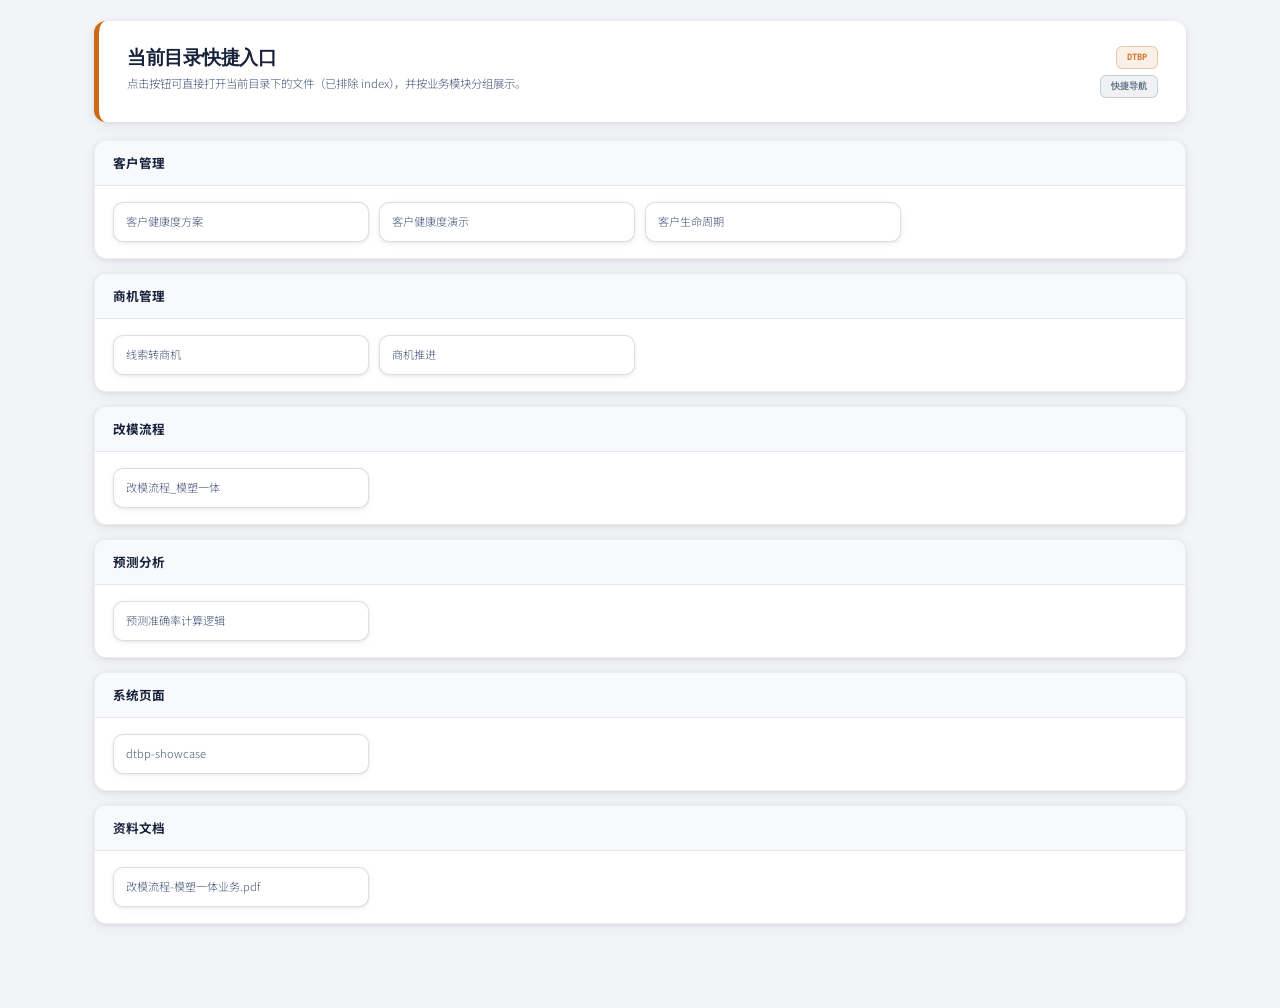
<file: index.html>
<!DOCTYPE html>
<html lang="zh-CN">
<head>
    <meta charset="UTF-8">
    <meta name="viewport" content="width=device-width, initial-scale=1.0">
    <title>文件快捷入口</title>
    <link href="https://fonts.googleapis.com/css2?family=Syne:wght@600;700;800&family=Noto+Sans+SC:wght@300;400;500;700&family=JetBrains+Mono:wght@400;500;700&display=swap" rel="stylesheet">
    <link rel="stylesheet" href="dtbp-design.css">
    <style>
        .quick-grid {
            display: grid;
            grid-template-columns: repeat(auto-fill, minmax(240px, 1fr));
            gap: 10px;
        }

        .quick-link {
            display: block;
            text-decoration: none;
            padding: 10px 12px;
            border-radius: var(--r);
            border: 1.5px solid var(--line-md);
            background: var(--bg-card);
            color: var(--tx-mid);
            font-size: 0.8rem;
            line-height: 1.6;
            transition: all .15s;
            box-shadow: var(--shadow-sm);
            word-break: break-all;
        }

        .quick-link:hover {
            border-color: var(--accent-b);
            background: var(--accent-d);
            color: var(--accent-hv);
            transform: translateY(-1px);
        }
    </style>
</head>
<body>
    <div class="dtbp-page">
        <header class="doc-header">
            <div>
                <div class="doc-title">当前目录快捷入口</div>
                <p class="doc-sub">点击按钮可直接打开当前目录下的文件（已排除 index），并按业务模块分组展示。</p>
            </div>
            <div class="doc-meta">
                <span class="meta-tag mt-accent">DTBP</span>
                <span class="meta-tag mt-gray">快捷导航</span>
            </div>
        </header>

        <section class="doc-card">
            <div class="dc-head">
                <div class="dc-title">客户管理</div>
            </div>
            <div class="dc-body">
                <div class="quick-grid">
                    <a class="quick-link" href="客户健康度方案.html" target="_blank">客户健康度方案</a>
                    <a class="quick-link" href="客户健康度演示.html" target="_blank">客户健康度演示</a>
                    <a class="quick-link" href="客户生命周期.html" target="_blank">客户生命周期</a>
                </div>
            </div>
        </section>

        <section class="doc-card">
            <div class="dc-head">
                <div class="dc-title">商机管理</div>
            </div>
            <div class="dc-body">
                <div class="quick-grid">
                    <a class="quick-link" href="线索转商机.html" target="_blank">线索转商机</a>
                    <a class="quick-link" href="商机推进.html" target="_blank">商机推进</a>
                </div>
            </div>
        </section>

        <section class="doc-card">
            <div class="dc-head">
                <div class="dc-title">改模流程</div>
            </div>
            <div class="dc-body">
                <div class="quick-grid">
                    <a class="quick-link" href="改模流程_模塑一体.html" target="_blank">改模流程_模塑一体</a>
                </div>
            </div>
        </section>

        <section class="doc-card">
            <div class="dc-head">
                <div class="dc-title">预测分析</div>
            </div>
            <div class="dc-body">
                <div class="quick-grid">
                    <a class="quick-link" href="预测准确率计算逻辑.html" target="_blank">预测准确率计算逻辑</a>
                </div>
            </div>
        </section>

        <section class="doc-card">
            <div class="dc-head">
                <div class="dc-title">系统页面</div>
            </div>
            <div class="dc-body">
                <div class="quick-grid">
                    <a class="quick-link" href="dtbp-showcase.html" target="_blank">dtbp-showcase</a>
                </div>
            </div>
        </section>

        <section class="doc-card">
            <div class="dc-head">
                <div class="dc-title">资料文档</div>
            </div>
            <div class="dc-body">
                <div class="quick-grid">
                    <a class="quick-link" href="改模流程-模塑一体业务.pdf" target="_blank">改模流程-模塑一体业务.pdf</a>
                </div>
            </div>
        </section>
    </div>
</body>
</html>
</file>
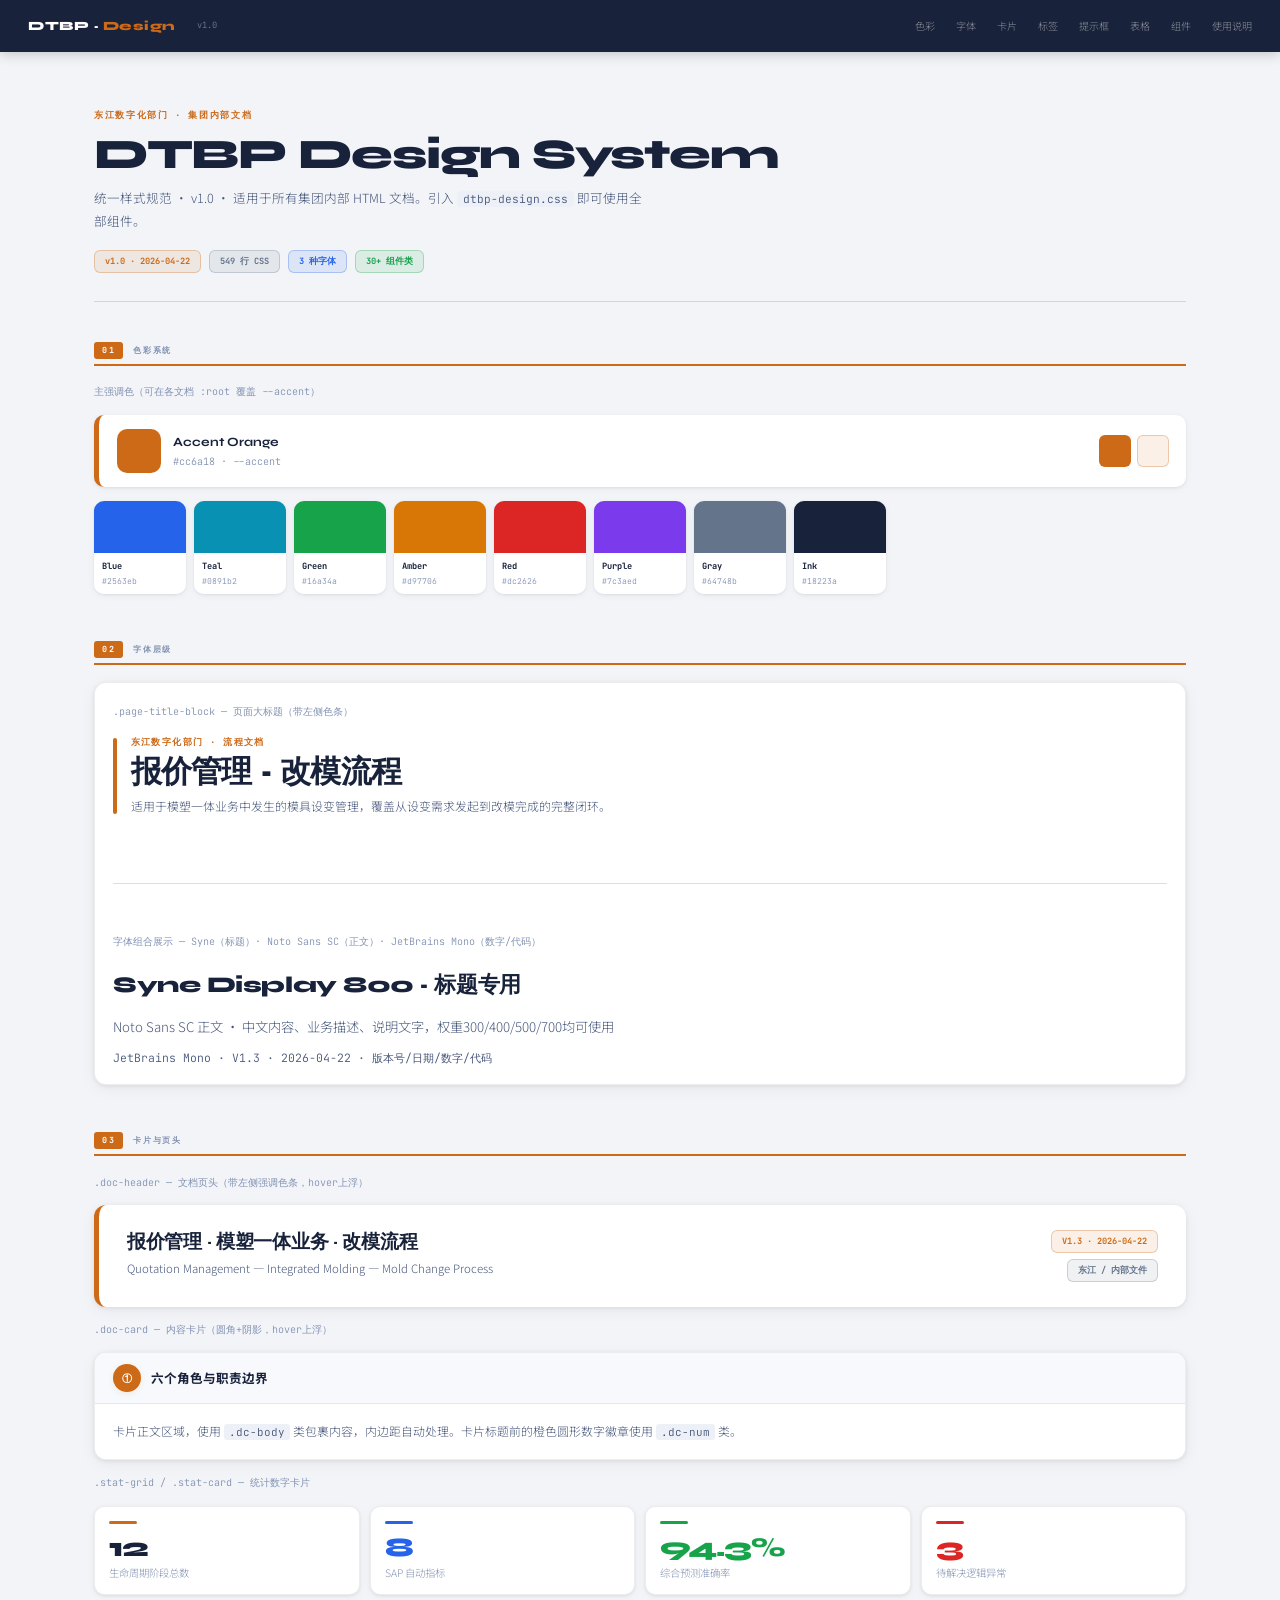
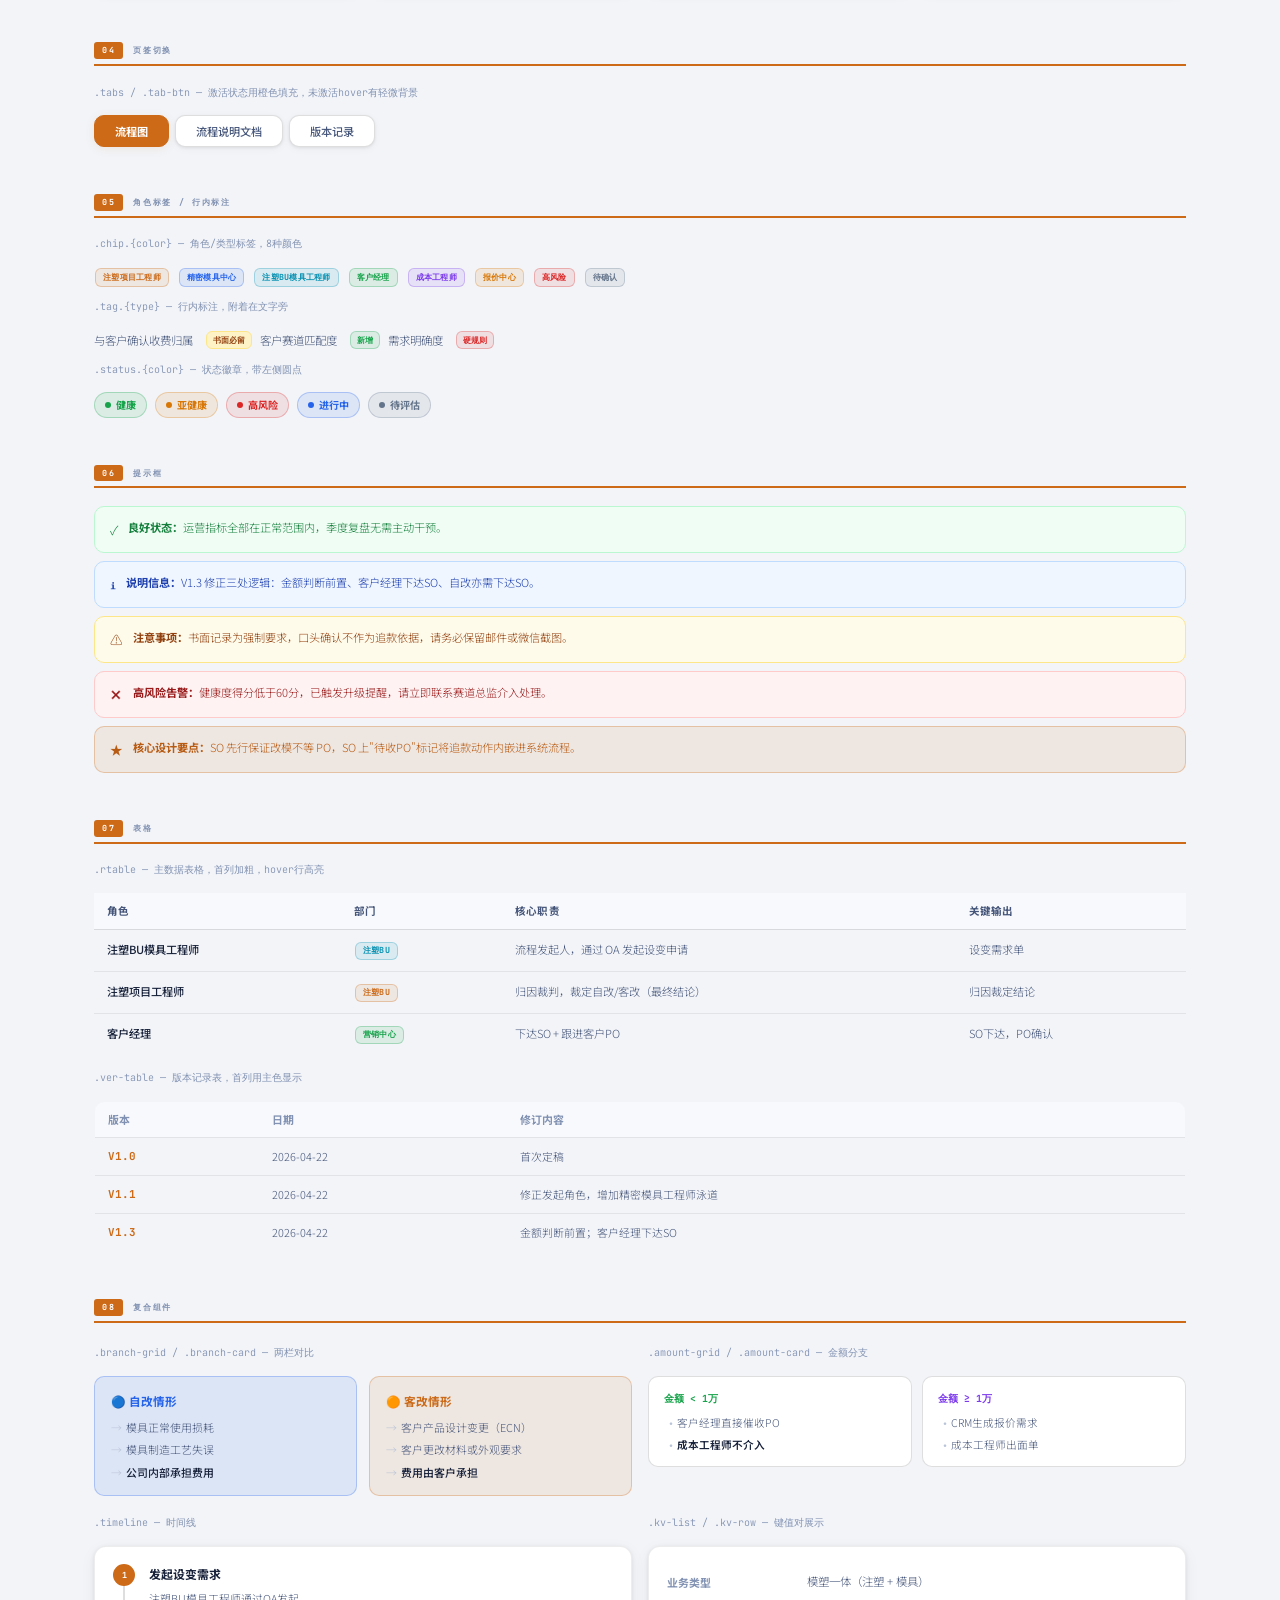
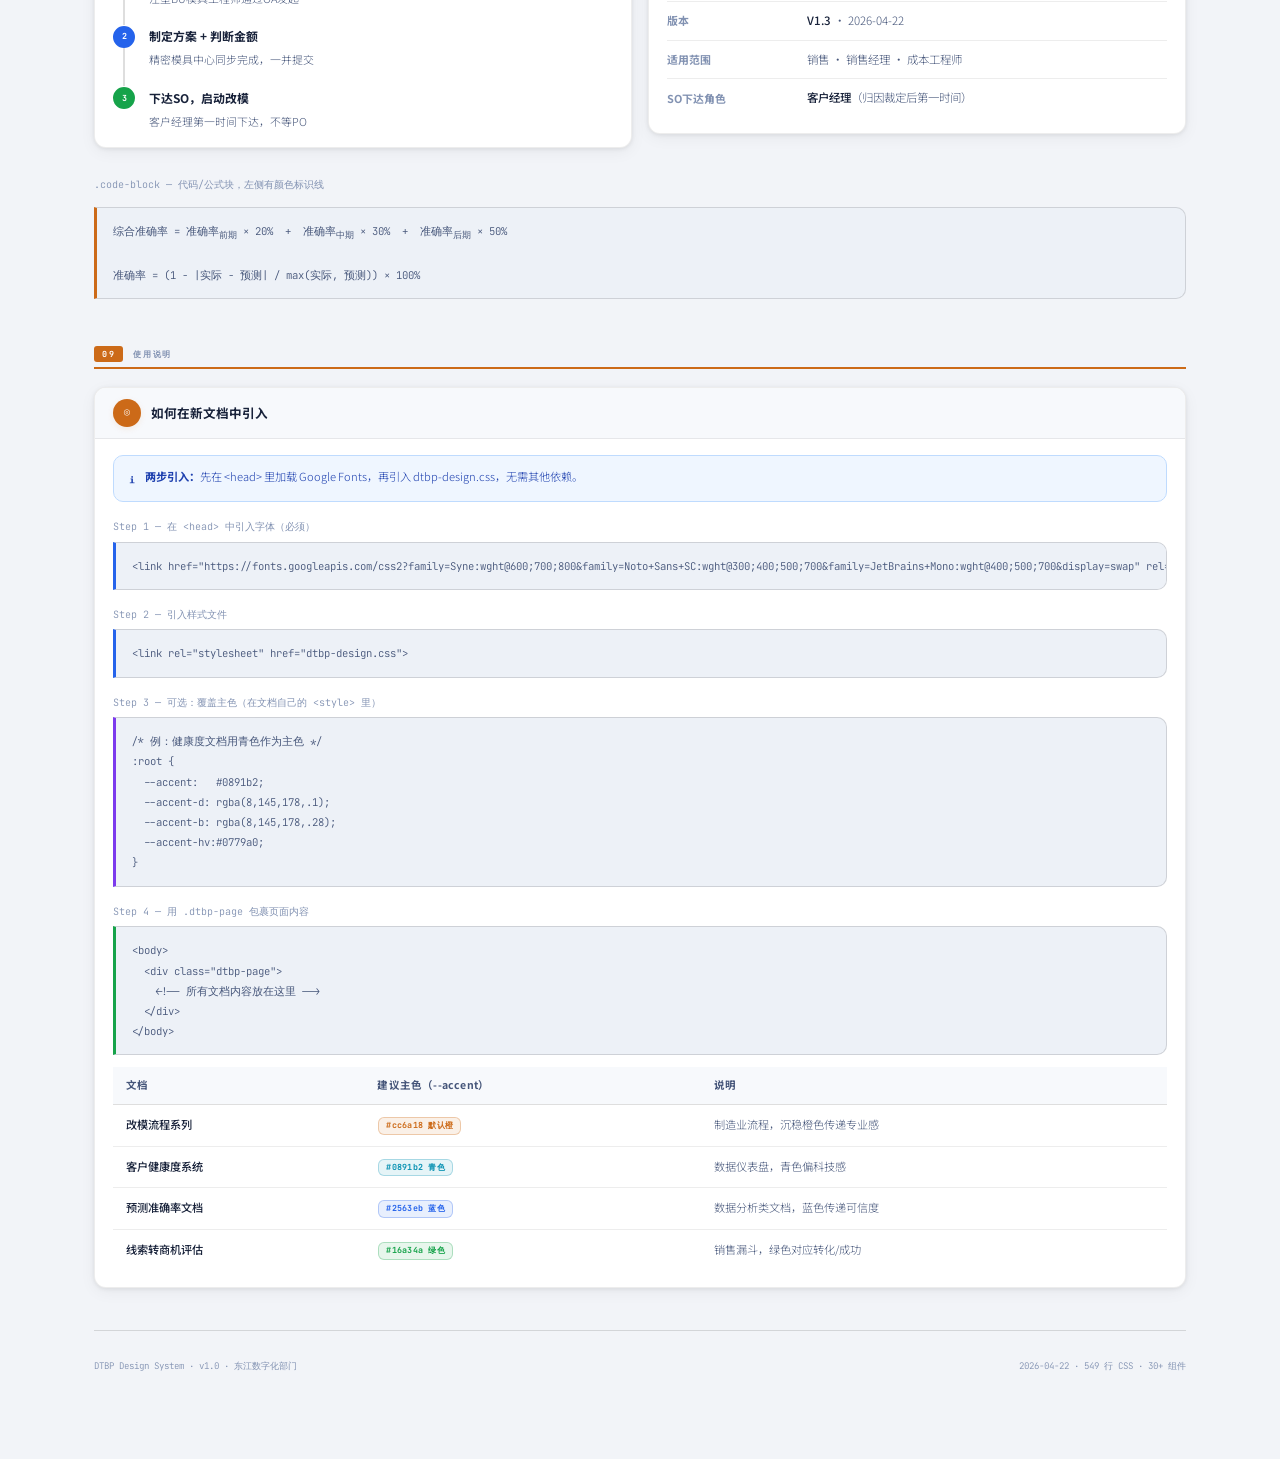
<file: dtbp-showcase.html>
<!DOCTYPE html>
<html lang="zh-CN">
<head>
<meta charset="UTF-8">
<meta name="viewport" content="width=device-width, initial-scale=1.0">
<title>DTBP Design System · 组件展示</title>
<link href="https://fonts.googleapis.com/css2?family=Syne:wght@600;700;800&family=Noto+Sans+SC:wght@300;400;500;700&family=JetBrains+Mono:wght@400;500;700&display=swap" rel="stylesheet">
<link rel="stylesheet" href="dtbp-design.css">
<style>
/* 展示页专用样式 */
.showcase-sec { margin-bottom: 3rem; }
.showcase-label {
  font-family: var(--font-mono); font-size: .6rem; font-weight: 700;
  letter-spacing: .2em; text-transform: uppercase; color: var(--tx-dim);
  padding: 5px 0; border-bottom: 2px solid var(--accent); margin-bottom: 1.25rem;
  display: flex; align-items: center; gap: 10px;
}
.showcase-label span { background: var(--accent); color: #fff; padding: 1px 8px; border-radius: 3px; }
.demo-row { display: flex; gap: 8px; flex-wrap: wrap; align-items: center; margin-bottom: .75rem; }
.demo-note { font-size: .72rem; color: var(--tx-dim); font-family: var(--font-mono); margin-top: 4px; margin-bottom: 1rem; }

/* top nav for showcase */
.top-nav {
  background: var(--tx);
  padding: 0 2rem;
  display: flex; align-items: center; gap: 1.5rem;
  height: 52px; position: sticky; top: 0; z-index: 100;
  box-shadow: 0 2px 12px rgba(0,0,0,.2);
}
.top-nav .brand { font-family: var(--font-display); font-size: .9rem; font-weight: 800;
                  color: #fff; letter-spacing: .04em; }
.top-nav .brand em { color: var(--accent); font-style: normal; }
.top-nav .ver { font-family: var(--font-mono); font-size: .62rem; color: rgba(255,255,255,.4); }
.top-nav a { font-size: .72rem; color: rgba(255,255,255,.5); text-decoration: none;
             transition: color .15s; white-space: nowrap; }
.top-nav a:hover { color: #fff; }

/* color swatches */
.swatch-grid { display: grid; grid-template-columns: repeat(auto-fill, minmax(90px, 1fr)); gap: 8px; }
.swatch { border-radius: var(--r); overflow: hidden; box-shadow: var(--shadow-sm); }
.swatch-color { height: 52px; }
.swatch-info  { background: var(--bg-card); padding: 6px 8px; }
.swatch-name  { font-family: var(--font-mono); font-size: .62rem; font-weight: 700; color: var(--tx); }
.swatch-hex   { font-family: var(--font-mono); font-size: .58rem; color: var(--tx-dim); }

/* two-col layout for showcase */
.two-col { display: grid; grid-template-columns: 1fr 1fr; gap: 16px; }
@media (max-width: 640px) { .two-col { grid-template-columns: 1fr; } }
</style>
</head>
<body>

<div class="top-nav">
  <div class="brand">DTBP · <em>Design</em></div>
  <div class="ver">v1.0</div>
  <div style="flex:1"></div>
  <a href="#colors">色彩</a>
  <a href="#type">字体</a>
  <a href="#cards">卡片</a>
  <a href="#chips">标签</a>
  <a href="#alerts">提示框</a>
  <a href="#tables">表格</a>
  <a href="#components">组件</a>
  <a href="#usage">使用说明</a>
</div>

<div class="dtbp-page">

  <!-- HERO -->
  <div style="padding: 2.5rem 0 2rem; border-bottom: 1px solid var(--line-md); margin-bottom: 2.5rem;">
    <div style="font-family:var(--font-mono);font-size:.65rem;font-weight:700;letter-spacing:.18em;text-transform:uppercase;color:var(--accent);margin-bottom:.6rem">东江数字化部门 · 集团内部文档</div>
    <div style="font-family:var(--font-display);font-size:clamp(2rem,4vw,3rem);font-weight:800;color:var(--tx);letter-spacing:-.03em;line-height:1.1;margin-bottom:.6rem">DTBP Design System</div>
    <div style="font-size:.9rem;color:var(--tx-mid);max-width:560px;line-height:1.8;margin-bottom:1.25rem">统一样式规范 · v1.0 · 适用于所有集团内部 HTML 文档。引入 <code style="font-family:var(--font-mono);background:var(--bg-subtle);padding:1px 6px;border-radius:4px;font-size:.8rem">dtbp-design.css</code> 即可使用全部组件。</div>
    <div style="display:flex;gap:8px;flex-wrap:wrap">
      <span class="meta-tag mt-accent">v1.0 · 2026-04-22</span>
      <span class="meta-tag mt-gray">549 行 CSS</span>
      <span class="meta-tag mt-blue">3 种字体</span>
      <span class="meta-tag mt-green">30+ 组件类</span>
    </div>
  </div>

  <!-- ══ COLORS ══ -->
  <div class="showcase-sec" id="colors">
    <div class="showcase-label"><span>01</span> 色彩系统</div>

    <div style="margin-bottom:1rem">
      <div class="demo-note">主强调色（可在各文档 :root 覆盖 --accent）</div>
      <div style="display:flex;align-items:center;gap:12px;padding:1rem 1.25rem;background:var(--bg-card);border-radius:var(--r);border-left:5px solid var(--accent);box-shadow:var(--shadow-sm)">
        <div style="width:44px;height:44px;border-radius:var(--r);background:var(--accent)"></div>
        <div>
          <div style="font-family:var(--font-display);font-size:.9rem;font-weight:700;color:var(--tx)">Accent Orange</div>
          <div style="font-family:var(--font-mono);font-size:.72rem;color:var(--tx-dim)">#cc6a18 · --accent</div>
        </div>
        <div style="flex:1"></div>
        <div style="display:flex;gap:6px">
          <div style="width:32px;height:32px;border-radius:6px;background:var(--accent)"></div>
          <div style="width:32px;height:32px;border-radius:6px;background:var(--accent-d);border:1.5px solid var(--accent-b)"></div>
        </div>
      </div>
    </div>

    <div class="swatch-grid">
      <div class="swatch"><div class="swatch-color" style="background:#2563eb"></div><div class="swatch-info"><div class="swatch-name">Blue</div><div class="swatch-hex">#2563eb</div></div></div>
      <div class="swatch"><div class="swatch-color" style="background:#0891b2"></div><div class="swatch-info"><div class="swatch-name">Teal</div><div class="swatch-hex">#0891b2</div></div></div>
      <div class="swatch"><div class="swatch-color" style="background:#16a34a"></div><div class="swatch-info"><div class="swatch-name">Green</div><div class="swatch-hex">#16a34a</div></div></div>
      <div class="swatch"><div class="swatch-color" style="background:#d97706"></div><div class="swatch-info"><div class="swatch-name">Amber</div><div class="swatch-hex">#d97706</div></div></div>
      <div class="swatch"><div class="swatch-color" style="background:#dc2626"></div><div class="swatch-info"><div class="swatch-name">Red</div><div class="swatch-hex">#dc2626</div></div></div>
      <div class="swatch"><div class="swatch-color" style="background:#7c3aed"></div><div class="swatch-info"><div class="swatch-name">Purple</div><div class="swatch-hex">#7c3aed</div></div></div>
      <div class="swatch"><div class="swatch-color" style="background:#64748b"></div><div class="swatch-info"><div class="swatch-name">Gray</div><div class="swatch-hex">#64748b</div></div></div>
      <div class="swatch"><div class="swatch-color" style="background:#18223a"></div><div class="swatch-info"><div class="swatch-name">Ink</div><div class="swatch-hex">#18223a</div></div></div>
    </div>
  </div>

  <!-- ══ TYPOGRAPHY ══ -->
  <div class="showcase-sec" id="type">
    <div class="showcase-label"><span>02</span> 字体层级</div>
    <div class="doc-card">
      <div class="dc-body" style="display:flex;flex-direction:column;gap:1.25rem">
        <div>
          <div class="demo-note">.page-title-block — 页面大标题（带左侧色条）</div>
          <div class="page-title-block">
            <div class="ptb-eyebrow">东江数字化部门 · 流程文档</div>
            <div class="ptb-title">报价管理 · 改模流程</div>
            <div class="ptb-sub">适用于模塑一体业务中发生的模具设变管理，覆盖从设变需求发起到改模完成的完整闭环。</div>
          </div>
        </div>
        <div class="divider"></div>
        <div>
          <div class="demo-note">字体组合展示 — Syne（标题）· Noto Sans SC（正文）· JetBrains Mono（数字/代码）</div>
          <div style="display:flex;flex-direction:column;gap:.75rem">
            <div style="font-family:var(--font-display);font-size:1.6rem;font-weight:800;color:var(--tx);letter-spacing:-.02em">Syne Display 800 · 标题专用</div>
            <div style="font-family:var(--font-body);font-size:.95rem;color:var(--tx-mid)">Noto Sans SC 正文 · 中文内容、业务描述、说明文字，权重300/400/500/700均可使用</div>
            <div style="font-family:var(--font-mono);font-size:.82rem;color:var(--tx-mid)">JetBrains Mono · V1.3 · 2026-04-22 · 版本号/日期/数字/代码</div>
          </div>
        </div>
      </div>
    </div>
  </div>

  <!-- ══ CARDS ══ -->
  <div class="showcase-sec" id="cards">
    <div class="showcase-label"><span>03</span> 卡片与页头</div>

    <div class="demo-note">.doc-header — 文档页头（带左侧强调色条，hover上浮）</div>
    <div class="doc-header" style="margin-bottom:1rem">
      <div>
        <div class="doc-title">报价管理 · 模塑一体业务 · 改模流程</div>
        <div class="doc-sub">Quotation Management — Integrated Molding — Mold Change Process</div>
      </div>
      <div class="doc-meta">
        <span class="meta-tag mt-accent">V1.3 · 2026-04-22</span>
        <span class="meta-tag mt-gray">东江 / 内部文件</span>
      </div>
    </div>

    <div class="demo-note">.doc-card — 内容卡片（圆角+阴影，hover上浮）</div>
    <div class="doc-card">
      <div class="dc-head">
        <div class="dc-num">①</div>
        <div class="dc-title">六个角色与职责边界</div>
      </div>
      <div class="dc-body">
        <p class="dtbp-body">卡片正文区域，使用 <code style="font-family:var(--font-mono);font-size:.78rem;background:var(--bg-subtle);padding:1px 5px;border-radius:3px">.dc-body</code> 类包裹内容，内边距自动处理。卡片标题前的橙色圆形数字徽章使用 <code style="font-family:var(--font-mono);font-size:.78rem;background:var(--bg-subtle);padding:1px 5px;border-radius:3px">.dc-num</code> 类。</p>
      </div>
    </div>

    <div class="demo-note">.stat-grid / .stat-card — 统计数字卡片</div>
    <div class="stat-grid">
      <div class="stat-card"><div class="stat-num">12</div><div class="stat-label">生命周期阶段总数</div></div>
      <div class="stat-card blue"><div class="stat-num" style="color:var(--blue)">8</div><div class="stat-label">SAP 自动指标</div></div>
      <div class="stat-card green"><div class="stat-num" style="color:var(--green)">94.3%</div><div class="stat-label">综合预测准确率</div></div>
      <div class="stat-card red"><div class="stat-num" style="color:var(--red)">3</div><div class="stat-label">待解决逻辑异常</div></div>
    </div>
  </div>

  <!-- ══ TABS ══ -->
  <div class="showcase-sec">
    <div class="showcase-label"><span>04</span> 页签切换</div>
    <div class="demo-note">.tabs / .tab-btn — 激活状态用橙色填充，未激活hover有轻微背景</div>
    <div class="tabs">
      <button class="tab-btn active">流程图</button>
      <button class="tab-btn">流程说明文档</button>
      <button class="tab-btn">版本记录</button>
    </div>
  </div>

  <!-- ══ CHIPS & TAGS ══ -->
  <div class="showcase-sec" id="chips">
    <div class="showcase-label"><span>05</span> 角色标签 / 行内标注</div>

    <div class="demo-note">.chip.{color} — 角色/类型标签，8种颜色</div>
    <div class="demo-row">
      <span class="chip accent">注塑项目工程师</span>
      <span class="chip blue">精密模具中心</span>
      <span class="chip teal">注塑BU模具工程师</span>
      <span class="chip green">客户经理</span>
      <span class="chip purple">成本工程师</span>
      <span class="chip amber">报价中心</span>
      <span class="chip red">高风险</span>
      <span class="chip gray">待确认</span>
    </div>

    <div class="demo-note">.tag.{type} — 行内标注，附着在文字旁</div>
    <div class="demo-row">
      <span style="font-size:.82rem;color:var(--tx-mid)">与客户确认收费归属</span>
      <span class="tag warn">书面必留</span>
      <span style="font-size:.82rem;color:var(--tx-mid)">客户赛道匹配度</span>
      <span class="tag new">新增</span>
      <span style="font-size:.82rem;color:var(--tx-mid)">需求明确度</span>
      <span class="tag danger">硬规则</span>
    </div>

    <div class="demo-note">.status.{color} — 状态徽章，带左侧圆点</div>
    <div class="demo-row">
      <span class="status green">健康</span>
      <span class="status amber">亚健康</span>
      <span class="status red">高风险</span>
      <span class="status blue">进行中</span>
      <span class="status gray">待评估</span>
    </div>
  </div>

  <!-- ══ ALERTS ══ -->
  <div class="showcase-sec" id="alerts">
    <div class="showcase-label"><span>06</span> 提示框</div>
    <div style="display:flex;flex-direction:column;gap:8px">
      <div class="alert good"><span class="alert-icon">✓</span><div><strong>良好状态：</strong>运营指标全部在正常范围内，季度复盘无需主动干预。</div></div>
      <div class="alert info"><span class="alert-icon">ℹ</span><div><strong>说明信息：</strong>V1.3 修正三处逻辑：金额判断前置、客户经理下达SO、自改亦需下达SO。</div></div>
      <div class="alert warn"><span class="alert-icon">⚠</span><div><strong>注意事项：</strong>书面记录为强制要求，口头确认不作为追款依据，请务必保留邮件或微信截图。</div></div>
      <div class="alert danger"><span class="alert-icon">✕</span><div><strong>高风险告警：</strong>健康度得分低于60分，已触发升级提醒，请立即联系赛道总监介入处理。</div></div>
      <div class="alert note"><span class="alert-icon">★</span><div><strong>核心设计要点：</strong>SO 先行保证改模不等 PO，SO 上"待收PO"标记将追款动作内嵌进系统流程。</div></div>
    </div>
  </div>

  <!-- ══ TABLES ══ -->
  <div class="showcase-sec" id="tables">
    <div class="showcase-label"><span>07</span> 表格</div>

    <div class="demo-note">.rtable — 主数据表格，首列加粗，hover行高亮</div>
    <div style="margin-bottom:1rem">
      <table class="rtable">
        <thead><tr><th>角色</th><th>部门</th><th>核心职责</th><th>关键输出</th></tr></thead>
        <tbody>
          <tr><td>注塑BU模具工程师</td><td><span class="chip teal">注塑BU</span></td><td>流程发起人，通过 OA 发起设变申请</td><td>设变需求单</td></tr>
          <tr><td>注塑项目工程师</td><td><span class="chip accent">注塑BU</span></td><td>归因裁判，裁定自改/客改（最终结论）</td><td>归因裁定结论</td></tr>
          <tr><td>客户经理</td><td><span class="chip green">营销中心</span></td><td>下达SO + 跟进客户PO</td><td>SO下达，PO确认</td></tr>
        </tbody>
      </table>
    </div>

    <div class="demo-note">.ver-table — 版本记录表，首列用主色显示</div>
    <table class="ver-table">
      <thead><tr><th>版本</th><th>日期</th><th>修订内容</th></tr></thead>
      <tbody>
        <tr><td>V1.0</td><td>2026-04-22</td><td>首次定稿</td></tr>
        <tr><td>V1.1</td><td>2026-04-22</td><td>修正发起角色，增加精密模具工程师泳道</td></tr>
        <tr><td>V1.3</td><td>2026-04-22</td><td>金额判断前置；客户经理下达SO</td></tr>
      </tbody>
    </table>
  </div>

  <!-- ══ COMPONENTS ══ -->
  <div class="showcase-sec" id="components">
    <div class="showcase-label"><span>08</span> 复合组件</div>

    <div class="two-col" style="margin-bottom:1rem">
      <div>
        <div class="demo-note">.branch-grid / .branch-card — 两栏对比</div>
        <div class="branch-grid">
          <div class="branch-card self">
            <div class="branch-title">🔵 自改情形</div>
            <ul class="branch-steps">
              <li>模具正常使用损耗</li>
              <li>模具制造工艺失误</li>
              <li><strong>公司内部承担费用</strong></li>
            </ul>
          </div>
          <div class="branch-card client">
            <div class="branch-title">🟠 客改情形</div>
            <ul class="branch-steps">
              <li>客户产品设计变更（ECN）</li>
              <li>客户更改材料或外观要求</li>
              <li><strong>费用由客户承担</strong></li>
            </ul>
          </div>
        </div>
      </div>
      <div>
        <div class="demo-note">.amount-grid / .amount-card — 金额分支</div>
        <div class="amount-grid" style="margin-top:0">
          <div class="amount-card lt">
            <div class="amount-head">金额 &lt; 1万</div>
            <ul class="amount-steps">
              <li>客户经理直接催收PO</li>
              <li><strong>成本工程师不介入</strong></li>
            </ul>
          </div>
          <div class="amount-card gte">
            <div class="amount-head">金额 ≥ 1万</div>
            <ul class="amount-steps">
              <li>CRM生成报价需求</li>
              <li>成本工程师出面单</li>
            </ul>
          </div>
        </div>
      </div>
    </div>

    <div class="two-col" style="margin-bottom:1rem">
      <div>
        <div class="demo-note">.timeline — 时间线</div>
        <div class="doc-card">
          <div class="dc-body">
            <div class="timeline">
              <div class="tl-item">
                <div class="tl-dot filled"><div class="tl-num">1</div></div>
                <div class="tl-body"><div class="tl-title">发起设变需求</div><div class="tl-desc">注塑BU模具工程师通过OA发起</div></div>
              </div>
              <div class="tl-item">
                <div class="tl-dot filled blue"><div class="tl-num">2</div></div>
                <div class="tl-body"><div class="tl-title">制定方案 + 判断金额</div><div class="tl-desc">精密模具中心同步完成，一并提交</div></div>
              </div>
              <div class="tl-item">
                <div class="tl-dot filled green"><div class="tl-num">3</div></div>
                <div class="tl-body"><div class="tl-title">下达SO，启动改模</div><div class="tl-desc">客户经理第一时间下达，不等PO</div></div>
              </div>
            </div>
          </div>
        </div>
      </div>
      <div>
        <div class="demo-note">.kv-list / .kv-row — 键值对展示</div>
        <div class="doc-card">
          <div class="dc-body">
            <div class="kv-list">
              <div class="kv-row"><div class="kv-key">业务类型</div><div class="kv-val">模塑一体（注塑 + 模具）</div></div>
              <div class="kv-row"><div class="kv-key">版本</div><div class="kv-val"><strong>V1.3</strong> · 2026-04-22</div></div>
              <div class="kv-row"><div class="kv-key">适用范围</div><div class="kv-val">销售 · 销售经理 · 成本工程师</div></div>
              <div class="kv-row"><div class="kv-key">SO下达角色</div><div class="kv-val"><strong>客户经理</strong>（归因裁定后第一时间）</div></div>
            </div>
          </div>
        </div>
      </div>
    </div>

    <div class="demo-note">.code-block — 代码/公式块，左侧有颜色标识线</div>
    <div class="code-block">综合准确率 = 准确率<sub>前期</sub> × 20%  +  准确率<sub>中期</sub> × 30%  +  准确率<sub>后期</sub> × 50%

准确率 = (1 − |实际 − 预测| / max(实际, 预测)) × 100%</div>
  </div>

  <!-- ══ USAGE ══ -->
  <div class="showcase-sec" id="usage">
    <div class="showcase-label"><span>09</span> 使用说明</div>
    <div class="doc-card">
      <div class="dc-head"><div class="dc-num">◎</div><div class="dc-title">如何在新文档中引入</div></div>
      <div class="dc-body" style="display:flex;flex-direction:column;gap:12px">

        <div class="alert info">
          <span class="alert-icon">ℹ</span>
          <div><strong>两步引入：</strong>先在 &lt;head&gt; 里加载 Google Fonts，再引入 dtbp-design.css，无需其他依赖。</div>
        </div>

        <div>
          <div class="demo-note" style="margin-bottom:6px">Step 1 — 在 &lt;head&gt; 中引入字体（必须）</div>
          <div class="code-block blue">&lt;link href="https://fonts.googleapis.com/css2?family=Syne:wght@600;700;800&amp;family=Noto+Sans+SC:wght@300;400;500;700&amp;family=JetBrains+Mono:wght@400;500;700&amp;display=swap" rel="stylesheet"&gt;</div>
        </div>

        <div>
          <div class="demo-note" style="margin-bottom:6px">Step 2 — 引入样式文件</div>
          <div class="code-block blue">&lt;link rel="stylesheet" href="dtbp-design.css"&gt;</div>
        </div>

        <div>
          <div class="demo-note" style="margin-bottom:6px">Step 3 — 可选：覆盖主色（在文档自己的 &lt;style&gt; 里）</div>
          <div class="code-block purple">/* 例：健康度文档用青色作为主色 */
:root {
  --accent:   #0891b2;
  --accent-d: rgba(8,145,178,.1);
  --accent-b: rgba(8,145,178,.28);
  --accent-hv:#0779a0;
}</div>
        </div>

        <div>
          <div class="demo-note" style="margin-bottom:6px">Step 4 — 用 .dtbp-page 包裹页面内容</div>
          <div class="code-block green">&lt;body&gt;
  &lt;div class="dtbp-page"&gt;
    &lt;!-- 所有文档内容放在这里 --&gt;
  &lt;/div&gt;
&lt;/body&gt;</div>
        </div>

        <table class="rtable">
          <thead><tr><th>文档</th><th>建议主色（--accent）</th><th>说明</th></tr></thead>
          <tbody>
            <tr><td>改模流程系列</td><td><span class="chip accent">#cc6a18 默认橙</span></td><td>制造业流程，沉稳橙色传递专业感</td></tr>
            <tr><td>客户健康度系统</td><td><span class="chip teal">#0891b2 青色</span></td><td>数据仪表盘，青色偏科技感</td></tr>
            <tr><td>预测准确率文档</td><td><span class="chip blue">#2563eb 蓝色</span></td><td>数据分析类文档，蓝色传递可信度</td></tr>
            <tr><td>线索转商机评估</td><td><span class="chip green">#16a34a 绿色</span></td><td>销售漏斗，绿色对应转化/成功</td></tr>
          </tbody>
        </table>

      </div>
    </div>
  </div>

  <!-- footer -->
  <div class="divider"></div>
  <div style="display:flex;justify-content:space-between;align-items:center;flex-wrap:wrap;gap:.5rem;padding-bottom:1rem">
    <span style="font-family:var(--font-mono);font-size:.65rem;color:var(--tx-dim)">DTBP Design System · v1.0 · 东江数字化部门</span>
    <span style="font-family:var(--font-mono);font-size:.65rem;color:var(--tx-dim)">2026-04-22 · 549 行 CSS · 30+ 组件</span>
  </div>

</div>

<script>
// tab demo
document.querySelectorAll('.tabs .tab-btn').forEach(function(btn){
  btn.addEventListener('click',function(){
    btn.closest('.tabs').querySelectorAll('.tab-btn').forEach(function(b){b.classList.remove('active')});
    btn.classList.add('active');
  });
});
</script>
</body>
</html>
</file>
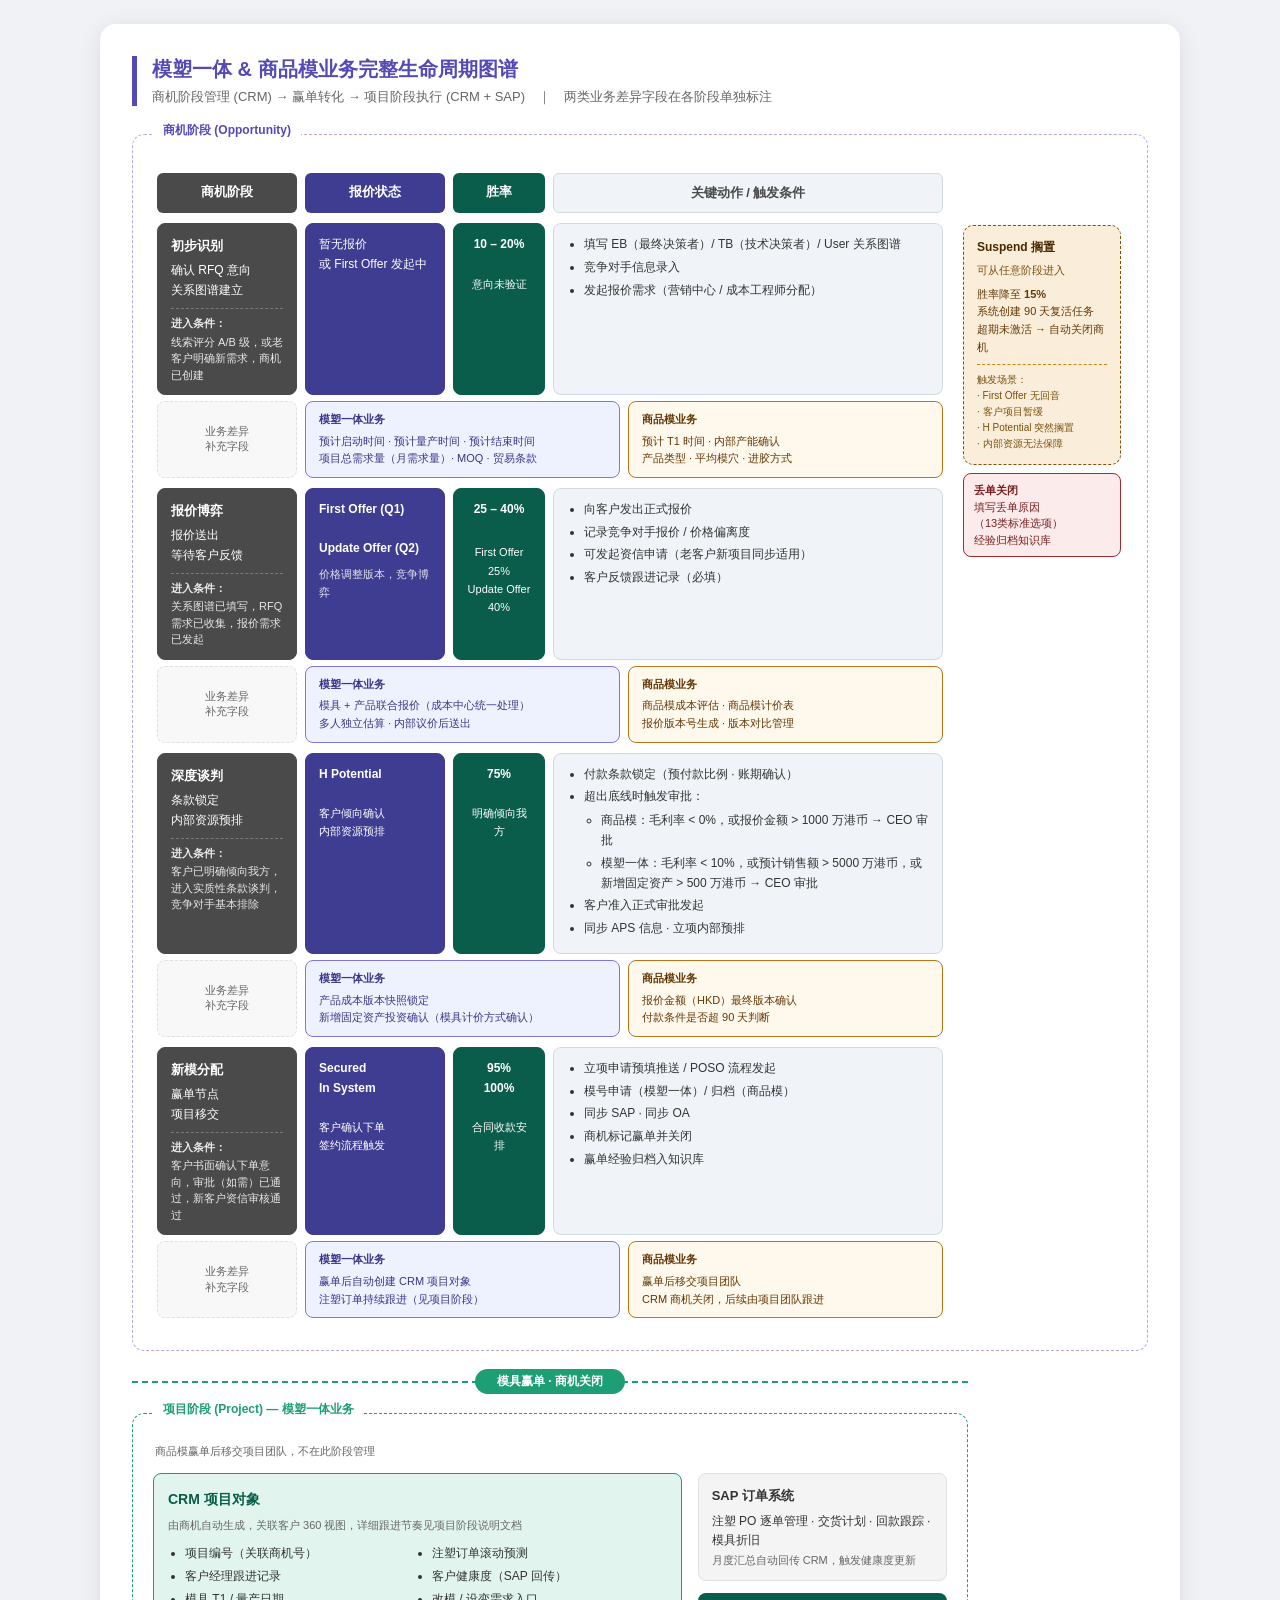
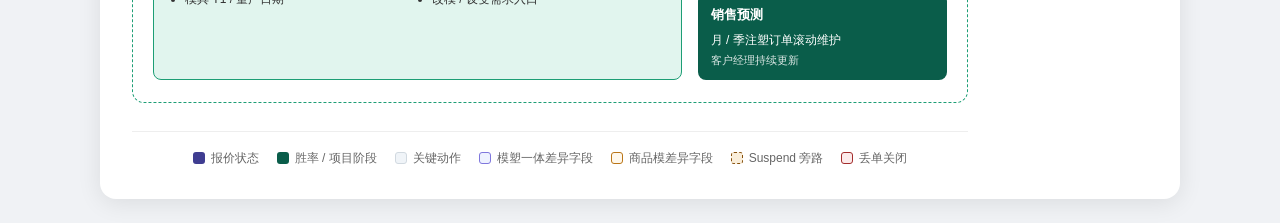
<file: 商机推进.html>
<!DOCTYPE html>
<html lang="zh-CN">
<head>
    <meta charset="UTF-8">
    <meta name="viewport" content="width=device-width, initial-scale=1.0">
    <title>模塑一体 & 商品模商机推进</title>
    <style>
        :root {
            --primary-purple: #534AB7;
            --light-purple: #AFA9EC;
            --primary-teal: #1D9E75;
            --light-teal: #E1F5EE;
            --gray-card: #F4F4F4;
            --border-color: #E0E0E0;
            --text-main: #333;
            --text-sub: #666;
            --dark-gray: #4a4a4a;
            --status-purple: #3f3d91;
            --win-green: #0a5d4a;
            --action-bg: #F0F4F8;
            --action-border: #D1D9E0;
            --risk-bg: #FCEBEB;
            --risk-border: #A32D2D;
            --risk-text: #791F1F;
            --moulding-bg: #EEF2FF;
            --moulding-border: #7F77DD;
            --moulding-text: #3C3489;
            --commodity-bg: #FFF8EC;
            --commodity-border: #BA7517;
            --commodity-text: #633806;
        }

        * { box-sizing: border-box; }

        body {
            font-family: "PingFang SC", "Microsoft YaHei", sans-serif;
            background-color: #f0f2f5;
            margin: 0;
            padding: 24px;
            color: var(--text-main);
        }

        .container {
            max-width: 1080px;
            margin: 0 auto;
            background: #fff;
            padding: 32px;
            border-radius: 16px;
            box-shadow: 0 4px 24px rgba(0,0,0,0.09);
        }

        .header {
            border-left: 5px solid var(--primary-purple);
            padding-left: 15px;
            margin-bottom: 28px;
        }
        .header h1 { font-size: 20px; margin: 0; color: var(--primary-purple); }
        .header p  { font-size: 13px; color: var(--text-sub); margin: 5px 0 0; }

        /* ── Phase wrappers ── */
        .phase-section {
            border: 1.5px dashed var(--light-purple);
            border-radius: 12px;
            padding: 28px 20px 22px;
            position: relative;
        }
        .phase-section.project { border-color: var(--primary-teal); }
        .phase-tag {
            position: absolute;
            top: -13px; left: 20px;
            background: #fff;
            padding: 0 10px;
            font-size: 12px; font-weight: bold;
            color: var(--primary-purple);
        }
        .project .phase-tag { color: var(--primary-teal); }

        /* ── Opportunity table ── */
        /* 5 cols: stage | quote-status | win-rate | actions | [suspend sidebar handled via absolute] */
        .flow-table {
            display: grid;
            grid-template-columns: 148px 148px 100px 1fr;
            gap: 0;
            margin-top: 10px;
            position: relative;
        }

        /* header row */
        .th {
            padding: 10px 12px;
            text-align: center;
            font-size: 13px; font-weight: bold;
            border-radius: 6px;
            color: #fff;
            margin: 0 4px 10px;
        }
        .th.gray   { background: var(--dark-gray); }
        .th.purple { background: var(--status-purple); }
        .th.teal   { background: var(--win-green); }
        .th.action { background: var(--action-bg); color: var(--dark-gray); border: 1px solid var(--action-border); }

        /* stage rows */
        .row-group { display: contents; }

        .cell {
            padding: 11px 13px;
            font-size: 12px;
            line-height: 1.65;
            border: 1px solid var(--border-color);
            border-radius: 8px;
            margin: 0 4px 8px;
            display: flex;
            flex-direction: column;
            justify-content: flex-start;
        }
        .cell-title {
            font-weight: bold;
            font-size: 13px;
            margin-bottom: 5px;
            display: block;
        }
        .cell-gate {
            margin-top: 7px;
            padding-top: 6px;
            border-top: 1px dashed rgba(255,255,255,0.4);
            font-size: 11px;
            line-height: 1.5;
            opacity: 0.88;
        }
        .cell-gate-label {
            font-weight: bold;
            display: block;
            margin-bottom: 2px;
            letter-spacing: 0.01em;
        }

        .cell-gray   { background: var(--dark-gray); color: #fff; border-color: var(--dark-gray); }
        .cell-purple { background: var(--status-purple); color: #fff; border-color: var(--status-purple); }
        .cell-teal   { background: var(--win-green); color: #fff; border-color: var(--win-green); text-align: center; }
        .cell-action { background: var(--action-bg); color: var(--text-main); border-color: var(--action-border); }

        .cell-teal .cell-gate { border-top-color: rgba(255,255,255,0.35); }
        .cell-gray .cell-gate { border-top-color: rgba(255,255,255,0.3); }

        /* ── Business diff rows ── */
        .diff-row {
            grid-column: 1 / -1;
            display: grid;
            grid-template-columns: 148px 1fr 1fr;
            gap: 0;
            margin: -2px 0 10px;
        }
        .diff-label {
            margin: 0 4px;
            padding: 8px 12px;
            background: #f8f8f8;
            border: 1px dashed var(--border-color);
            border-radius: 8px;
            font-size: 11px;
            color: var(--text-sub);
            display: flex;
            align-items: center;
            justify-content: center;
            text-align: center;
            line-height: 1.4;
        }
        .diff-moulding {
            margin: 0 4px;
            padding: 9px 13px;
            background: var(--moulding-bg);
            border: 1px solid var(--moulding-border);
            border-radius: 8px;
            font-size: 11px;
            color: var(--moulding-text);
            line-height: 1.6;
        }
        .diff-commodity {
            margin: 0 4px;
            padding: 9px 13px;
            background: var(--commodity-bg);
            border: 1px solid var(--commodity-border);
            border-radius: 8px;
            font-size: 11px;
            color: var(--commodity-text);
            line-height: 1.6;
        }
        .diff-biz-label {
            font-weight: bold;
            display: block;
            margin-bottom: 4px;
        }

        /* ── Suspend sidebar ── */
        .suspend-float {
            position: absolute;
            right: -172px;
            top: 0;
            width: 156px;
        }
        .suspend-box {
            background: #FAEEDA;
            border: 1.5px dashed #854F0B;
            border-radius: 10px;
            padding: 12px 13px;
            font-size: 11px;
            color: #633806;
            line-height: 1.6;
        }
        .suspend-box .s-title {
            font-weight: bold;
            font-size: 12px;
            display: block;
            margin-bottom: 5px;
            color: #4a2800;
        }
        .suspend-arrow {
            display: flex;
            flex-direction: column;
            align-items: center;
            gap: 3px;
            margin-bottom: 6px;
            font-size: 10px;
            color: #854F0B;
        }
        .suspend-arrow span {
            width: 1px;
            height: 10px;
            background: #854F0B;
            display: block;
        }
        .suspend-note {
            margin-top: 8px;
            padding-top: 7px;
            border-top: 1px dashed #c8860a;
            font-size: 10px;
            color: #7a4f0d;
        }

        /* ── Outer wrapper for suspend layout ── */
        .opportunity-outer {
            position: relative;
            margin-right: 180px;
        }

        .suspend-connector {
            position: absolute;
            right: -180px;
            top: 50px;
            display: flex;
            flex-direction: column;
            align-items: flex-start;
            gap: 0;
        }

        /* ── Win divider ── */
        .divider-win {
            margin: 30px 0;
            border-top: 2px dashed var(--primary-teal);
            position: relative;
            text-align: center;
        }
        .win-badge {
            position: absolute;
            top: -14px; left: 50%;
            transform: translateX(-50%);
            background: var(--primary-teal);
            color: #fff;
            padding: 4px 22px;
            border-radius: 20px;
            font-size: 12px; font-weight: bold;
            white-space: nowrap;
        }

        /* ── Project phase ── */
        .project-grid {
            display: flex;
            gap: 16px;
            margin-top: 14px;
        }
        .project-main {
            flex: 2;
            border: 1px solid var(--primary-teal);
            background: var(--light-teal);
            color: var(--text-main);
            border-radius: 8px;
            padding: 14px;
            font-size: 12px;
            line-height: 1.65;
        }
        .project-sub { flex: 1; display: flex; flex-direction: column; gap: 12px; }
        .project-sub .cell { margin: 0; }

        ul { margin: 0; padding-left: 17px; }
        li { margin-bottom: 3px; }

        /* ── Legend ── */
        .legend {
            display: flex;
            flex-wrap: wrap;
            justify-content: center;
            gap: 18px;
            margin-top: 28px;
            padding-top: 18px;
            border-top: 1px solid #eee;
            font-size: 12px;
            color: var(--text-sub);
        }
        .legend-item { display: flex; align-items: center; gap: 6px; }
        .dot { width: 12px; height: 12px; border-radius: 3px; flex-shrink: 0; }
    </style>
</head>
<body>
<div class="container">

    <!-- Header -->
    <div class="header">
        <h1>模塑一体 &amp; 商品模业务完整生命周期图谱</h1>
        <p>商机阶段管理 (CRM) → 赢单转化 → 项目阶段执行 (CRM + SAP)　｜　两类业务差异字段在各阶段单独标注</p>
    </div>

    <!-- ════════════════════════════════
         PHASE 1 — 商机阶段
    ════════════════════════════════ -->
    <div class="phase-section" style="overflow: visible;">
        <div class="phase-tag">商机阶段 (Opportunity)</div>

        <div class="opportunity-outer">
            <div class="flow-table">

                <!-- Column headers -->
                <div class="th gray">商机阶段</div>
                <div class="th purple">报价状态</div>
                <div class="th teal">胜率</div>
                <div class="th action">关键动作 / 触发条件</div>

                <!-- ── 初步识别 ── -->
                <div class="cell cell-gray">
                    <span class="cell-title">初步识别</span>
                    确认 RFQ 意向<br>关系图谱建立
                    <div class="cell-gate">
                        <span class="cell-gate-label">进入条件：</span>
                        线索评分 A/B 级，或老客户明确新需求，商机已创建
                    </div>
                </div>
                <div class="cell cell-purple">
                    暂无报价<br>或 First Offer 发起中
                </div>
                <div class="cell cell-teal">
                    <b>10 – 20%</b><br>
                    <span style="font-size:11px;">意向未验证</span>
                </div>
                <div class="cell cell-action">
                    <ul>
                        <li>填写 EB（最终决策者）/ TB（技术决策者）/ User 关系图谱</li>
                        <li>竞争对手信息录入</li>
                        <li>发起报价需求（营销中心 / 成本工程师分配）</li>
                    </ul>
                </div>

                <!-- diff row 1 -->
                <div class="diff-row">
                    <div class="diff-label">业务差异<br>补充字段</div>
                    <div class="diff-moulding">
                        <span class="diff-biz-label">模塑一体业务</span>
                        预计启动时间 · 预计量产时间 · 预计结束时间<br>
                        项目总需求量（月需求量）· MOQ · 贸易条款
                    </div>
                    <div class="diff-commodity">
                        <span class="diff-biz-label">商品模业务</span>
                        预计 T1 时间 · 内部产能确认<br>
                        产品类型 · 平均模穴 · 进胶方式
                    </div>
                </div>

                <!-- ── 报价博弈 ── -->
                <div class="cell cell-gray">
                    <span class="cell-title">报价博弈</span>
                    报价送出<br>等待客户反馈
                    <div class="cell-gate">
                        <span class="cell-gate-label">进入条件：</span>
                        关系图谱已填写，RFQ 需求已收集，报价需求已发起
                    </div>
                </div>
                <div class="cell cell-purple">
                    <b>First Offer (Q1)</b><br>
                    <b>Update  Offer (Q2)</b>
                    <div style="margin-top:6px; font-size:11px; opacity:0.85;">价格调整版本，竞争博弈</div>
                </div>
                <div class="cell cell-teal">
                    <b>25 – 40%</b><br>
                    <span style="font-size:11px; display:block; margin-top:4px;">First Offer 25%<br>Update  Offer 40%</span>
                </div>
                <div class="cell cell-action">
                    <ul>
                        <li>向客户发出正式报价</li>
                        <li>记录竞争对手报价 / 价格偏离度</li>
                        <li>可发起资信申请（老客户新项目同步适用）</li>
                        <li>客户反馈跟进记录（必填）</li>
                    </ul>
                </div>

                <!-- diff row 2 -->
                <div class="diff-row">
                    <div class="diff-label">业务差异<br>补充字段</div>
                    <div class="diff-moulding">
                        <span class="diff-biz-label">模塑一体业务</span>
                        模具 + 产品联合报价（成本中心统一处理）<br>
                        多人独立估算 · 内部议价后送出
                    </div>
                    <div class="diff-commodity">
                        <span class="diff-biz-label">商品模业务</span>
                        商品模成本评估 · 商品模计价表<br>
                        报价版本号生成 · 版本对比管理
                    </div>
                </div>

                <!-- ── 深度谈判与内部预备 ── -->
                <div class="cell cell-gray">
                    <span class="cell-title">深度谈判</span>
                    条款锁定<br>内部资源预排
                    <div class="cell-gate">
                        <span class="cell-gate-label">进入条件：</span>
                        客户已明确倾向我方，进入实质性条款谈判，竞争对手基本排除
                    </div>
                </div>
                <div class="cell cell-purple">
                    <b>H Potential</b><br>
                    <span style="font-size:11px;">客户倾向确认<br>内部资源预排</span>
                </div>
                <div class="cell cell-teal">
                    <b>75%</b><br>
                    <span style="font-size:11px;">明确倾向我方</span>
                </div>
                <div class="cell cell-action">
                    <ul>
                        <li>付款条款锁定（预付款比例 · 账期确认）</li>
                        <li>超出底线时触发审批：
                            <ul style="margin-top:4px;">
                                <li>商品模：毛利率 &lt; 0%，或报价金额 &gt; 1000 万港币 → CEO 审批</li>
                                <li>模塑一体：毛利率 &lt; 10%，或预计销售额 &gt; 5000 万港币，或新增固定资产 &gt; 500 万港币 → CEO 审批</li>
                            </ul>
                        </li>
                        <li>客户准入正式审批发起</li>
                        <li>同步 APS 信息 · 立项内部预排</li>
                    </ul>
                </div>

                <!-- diff row 3 -->
                <div class="diff-row">
                    <div class="diff-label">业务差异<br>补充字段</div>
                    <div class="diff-moulding">
                        <span class="diff-biz-label">模塑一体业务</span>
                        产品成本版本快照锁定<br>
                        新增固定资产投资确认（模具计价方式确认）
                    </div>
                    <div class="diff-commodity">
                        <span class="diff-biz-label">商品模业务</span>
                        报价金额（HKD）最终版本确认<br>
                        付款条件是否超 90 天判断
                    </div>
                </div>

                <!-- ── 新模分配 ── -->
                <div class="cell cell-gray">
                    <span class="cell-title">新模分配</span>
                    赢单节点<br>项目移交
                    <div class="cell-gate">
                        <span class="cell-gate-label">进入条件：</span>
                        客户书面确认下单意向，审批（如需）已通过，新客户资信审核通过
                    </div>
                </div>
                <div class="cell cell-purple">
                    <b>Secured</b><b>In System</b><br>
                    <span style="font-size:11px;">客户确认下单<br>签约流程触发</span>
                </div>
                <div class="cell cell-teal">
                    <b>95%</b><b>100%</b><br>
                    <span style="font-size:11px;">合同收款安排</span>
                </div>
                <div class="cell cell-action">
                    <ul>
                        <li>立项申请预填推送 / POSO 流程发起</li>
                        <li>模号申请（模塑一体）/ 归档（商品模）</li>
                        <li>同步 SAP · 同步 OA</li>
                        <li>商机标记赢单并关闭</li>
                        <li>赢单经验归档入知识库</li>
                    </ul>
                </div>

                <!-- diff row 4 -->
                <div class="diff-row">
                    <div class="diff-label">业务差异<br>补充字段</div>
                    <div class="diff-moulding">
                        <span class="diff-biz-label">模塑一体业务</span>
                        赢单后自动创建 CRM 项目对象<br>
                        注塑订单持续跟进（见项目阶段）
                    </div>
                    <div class="diff-commodity">
                        <span class="diff-biz-label">商品模业务</span>
                        赢单后移交项目团队<br>
                        CRM 商机关闭，后续由项目团队跟进
                    </div>
                </div>

            </div><!-- /flow-table -->

            <!-- ── Suspend 旁路（浮动侧边）── -->
            <div style="position:absolute; right:-174px; top:52px; width:158px;">
                <div class="suspend-box">
                    <span class="s-title">Suspend 搁置</span>
                    <div style="font-size:11px; margin-bottom:6px; color:#7a4f0d;">可从任意阶段进入</div>
                    胜率降至 <b>15%</b><br>
                    系统创建 90 天复活任务<br>
                    超期未激活 → 自动关闭商机
                    <div class="suspend-note">
                        触发场景：<br>
                        · First Offer 无回音<br>
                        · 客户项目暂缓<br>
                        · H Potential 突然搁置<br>
                        · 内部资源无法保障
                    </div>
                </div>
                <div style="margin-top:8px; padding:8px 10px; background:var(--risk-bg); border:1px solid var(--risk-border); border-radius:8px; font-size:11px; color:var(--risk-text); line-height:1.5;">
                    <b>丢单关闭</b><br>
                    填写丢单原因<br>（13类标准选项）<br>
                    经验归档知识库
                </div>
            </div>

        </div><!-- /opportunity-outer -->
    </div><!-- /phase-section -->

    <!-- Win divider -->
    <div class="divider-win" style="margin-right: 180px;">
        <div class="win-badge">模具赢单 · 商机关闭</div>
    </div>

    <!-- ════════════════════════════════
         PHASE 2 — 项目阶段（仅模塑一体）
    ════════════════════════════════ -->
    <div class="phase-section project" style="margin-right: 180px;">
        <div class="phase-tag">项目阶段 (Project) — 模塑一体业务</div>
        <div style="font-size:11px; color:var(--text-sub); margin: 2px 0 14px; padding-left:2px;">商品模赢单后移交项目团队，不在此阶段管理</div>
        <div class="project-grid">
            <div class="project-main">
                <span class="cell-title" style="font-size:14px; color: var(--win-green);">CRM 项目对象</span>
                <p style="font-size:11px; color:var(--text-sub); margin:0 0 10px;">由商机自动生成，关联客户 360 视图，详细跟进节奏见项目阶段说明文档</p>
                <ul style="columns:2; font-size:12px;">
                    <li>项目编号（关联商机号）</li>
                    <li>客户经理跟进记录</li>
                    <li>模具 T1 / 量产日期</li>
                    <li>注塑订单滚动预测</li>
                    <li>客户健康度（SAP 回传）</li>
                    <li>改模 / 设变需求入口</li>
                </ul>
            </div>
            <div class="project-sub">
                <div class="cell" style="margin:0; background:var(--gray-card); color:var(--text-main);">
                    <span class="cell-title">SAP 订单系统</span>
                    注塑 PO 逐单管理 · 交货计划 · 回款跟踪 · 模具折旧<br>
                    <span style="font-size:11px; color:var(--text-sub);">月度汇总自动回传 CRM，触发健康度更新</span>
                </div>
                <div class="cell" style="margin:0; background:var(--win-green); color:#fff; border:none;">
                    <span class="cell-title">销售预测</span>
                    月 / 季注塑订单滚动维护<br>
                    <span style="font-size:11px; opacity:0.85;">客户经理持续更新</span>
                </div>
            </div>
        </div>
    </div>

    <!-- Legend -->
    <div class="legend" style="margin-right:180px;">
        <div class="legend-item"><div class="dot" style="background:var(--status-purple);"></div> 报价状态</div>
        <div class="legend-item"><div class="dot" style="background:var(--win-green);"></div> 胜率 / 项目阶段</div>
        <div class="legend-item"><div class="dot" style="background:var(--action-bg); border:1px solid var(--action-border);"></div> 关键动作</div>
        <div class="legend-item"><div class="dot" style="background:var(--moulding-bg); border:1px solid var(--moulding-border);"></div> 模塑一体差异字段</div>
        <div class="legend-item"><div class="dot" style="background:var(--commodity-bg); border:1px solid var(--commodity-border);"></div> 商品模差异字段</div>
        <div class="legend-item"><div class="dot" style="background:#FAEEDA; border:1.5px dashed #854F0B;"></div> Suspend 旁路</div>
        <div class="legend-item"><div class="dot" style="background:var(--risk-bg); border:1px solid var(--risk-border);"></div> 丢单关闭</div>
    </div>

</div>
</body>
</html>
</file>
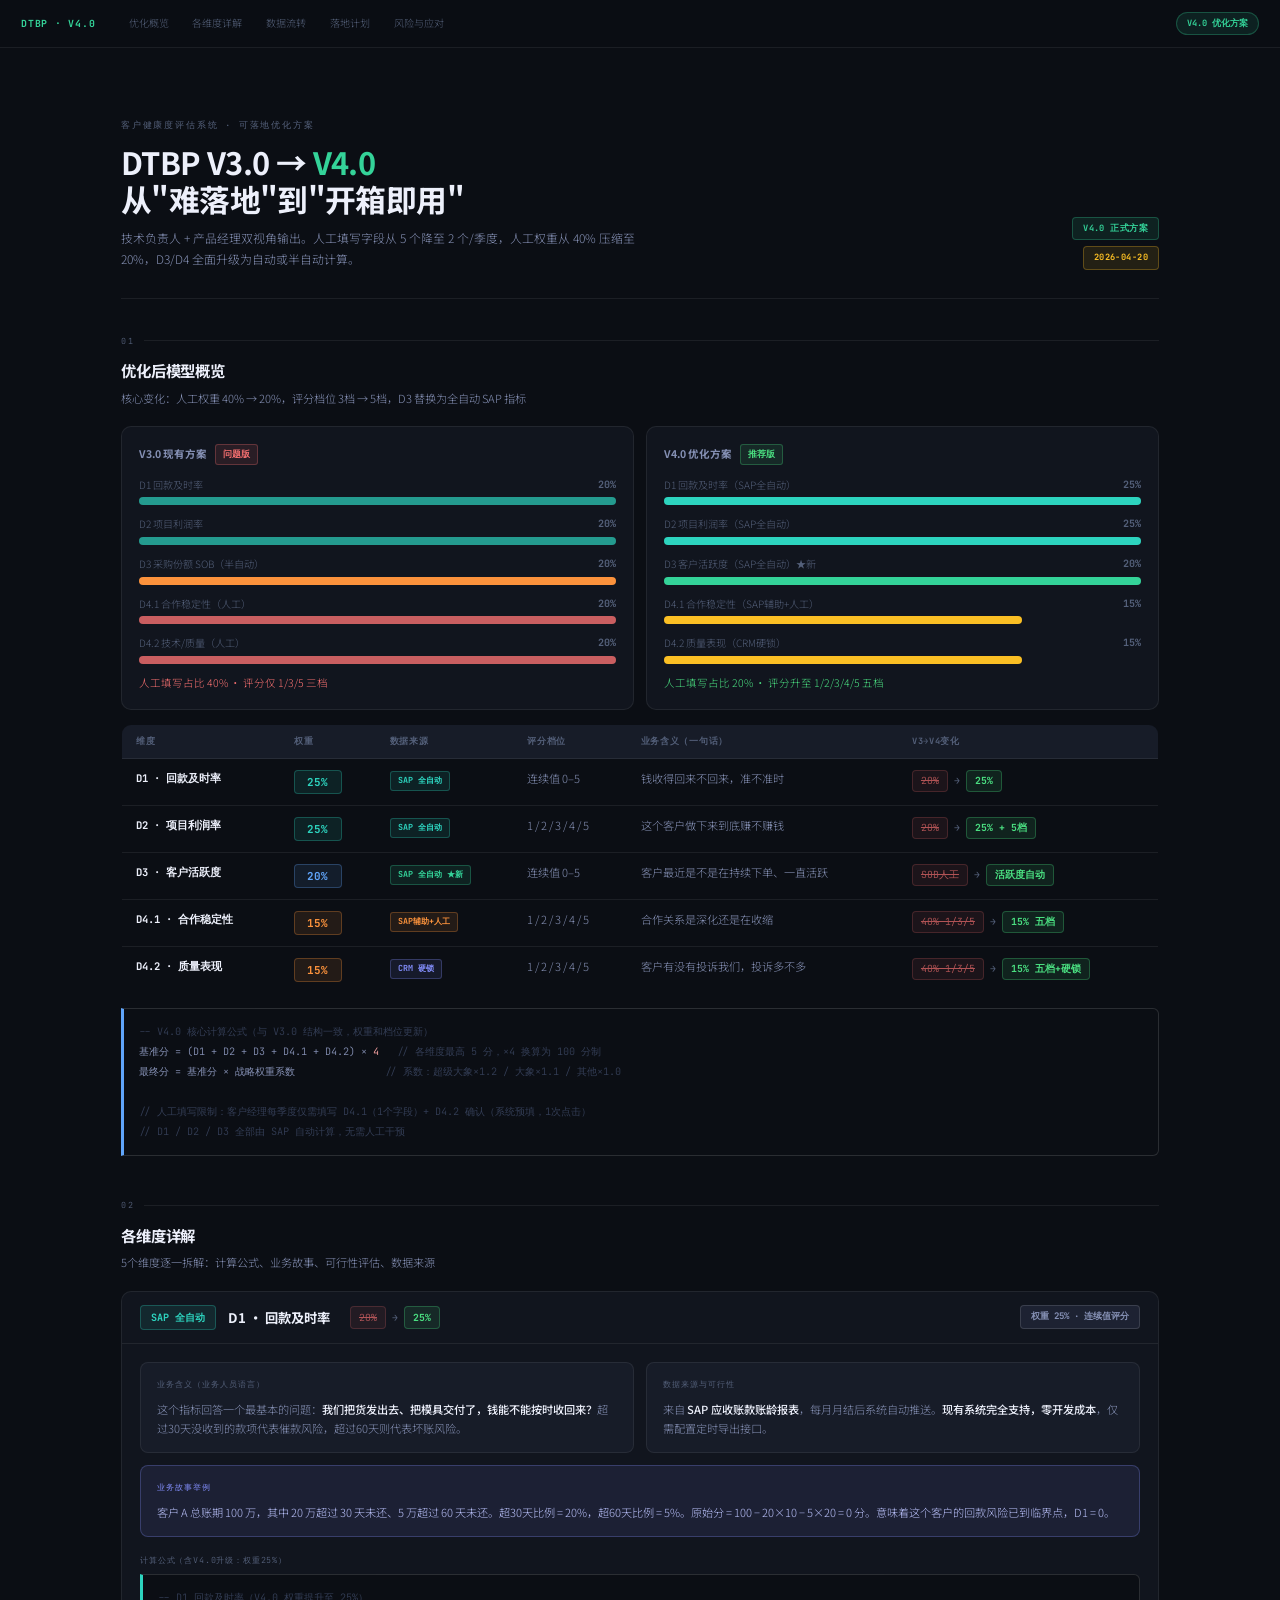
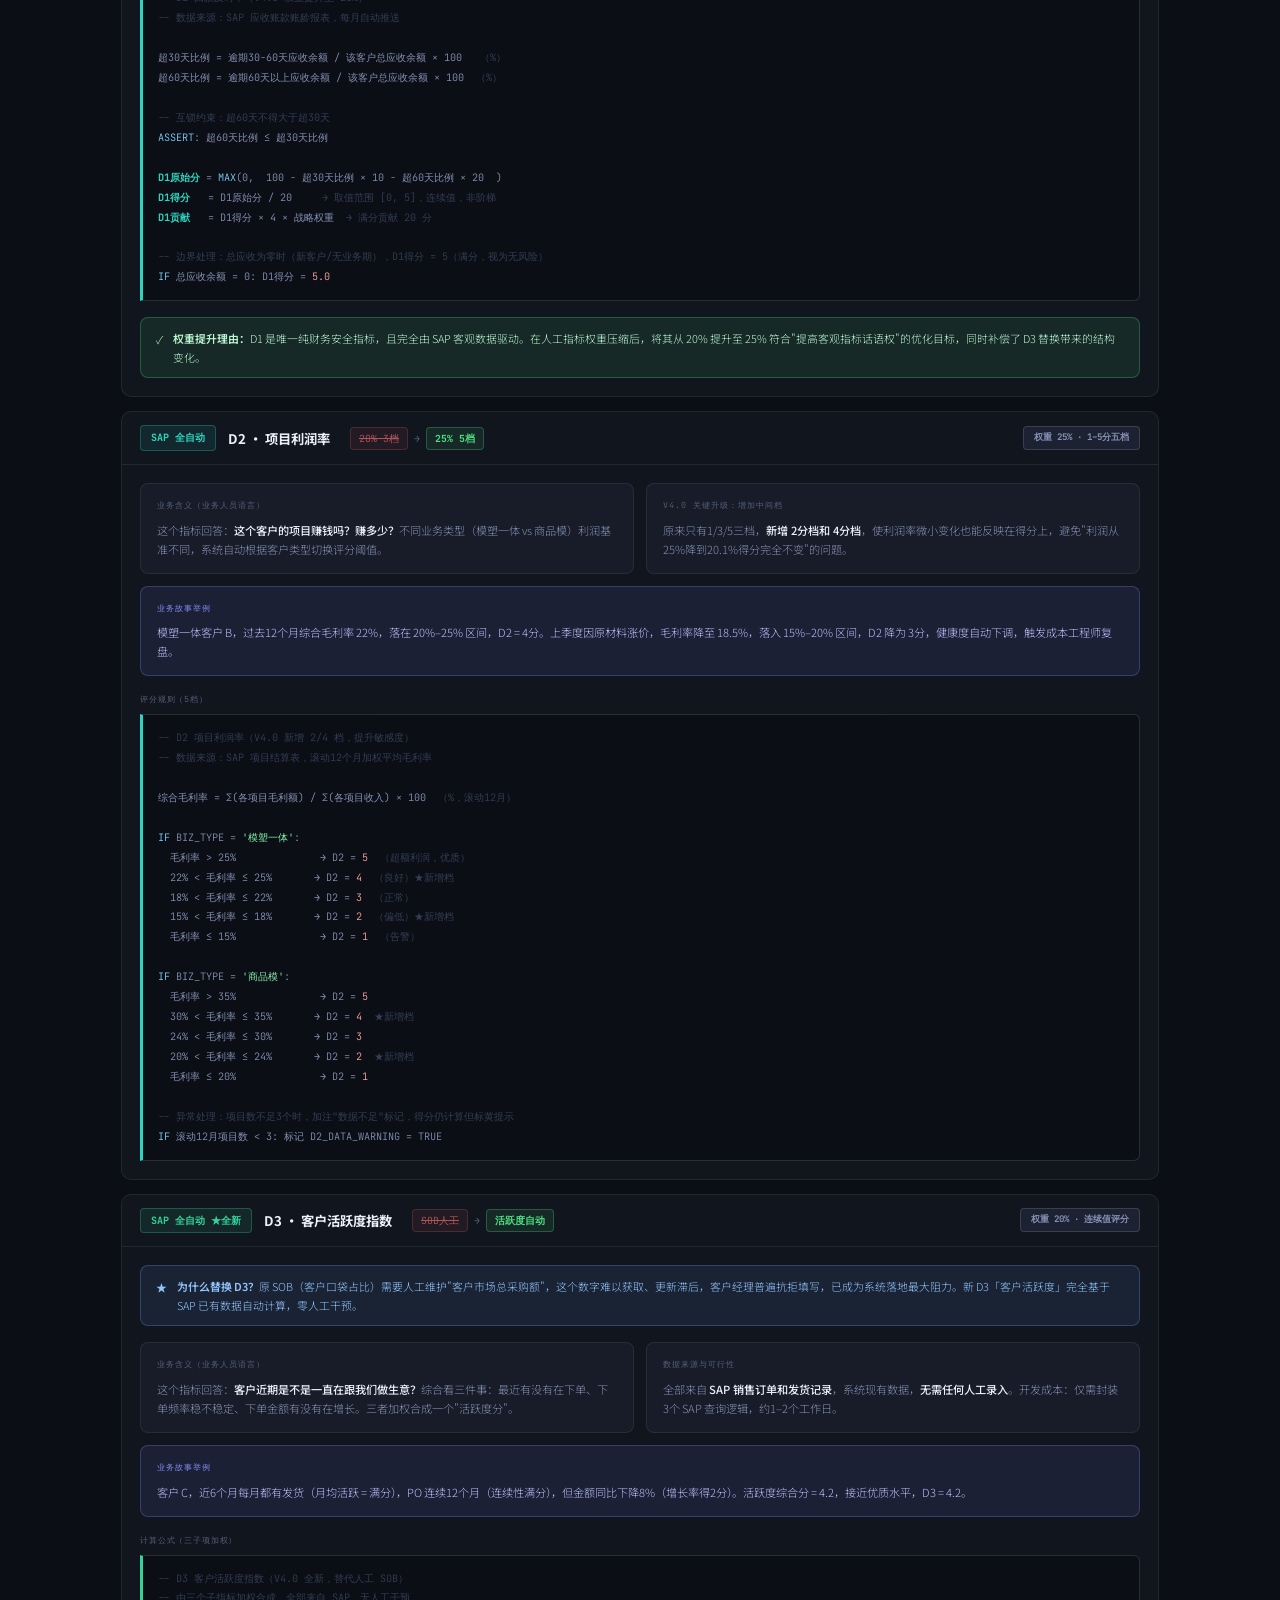
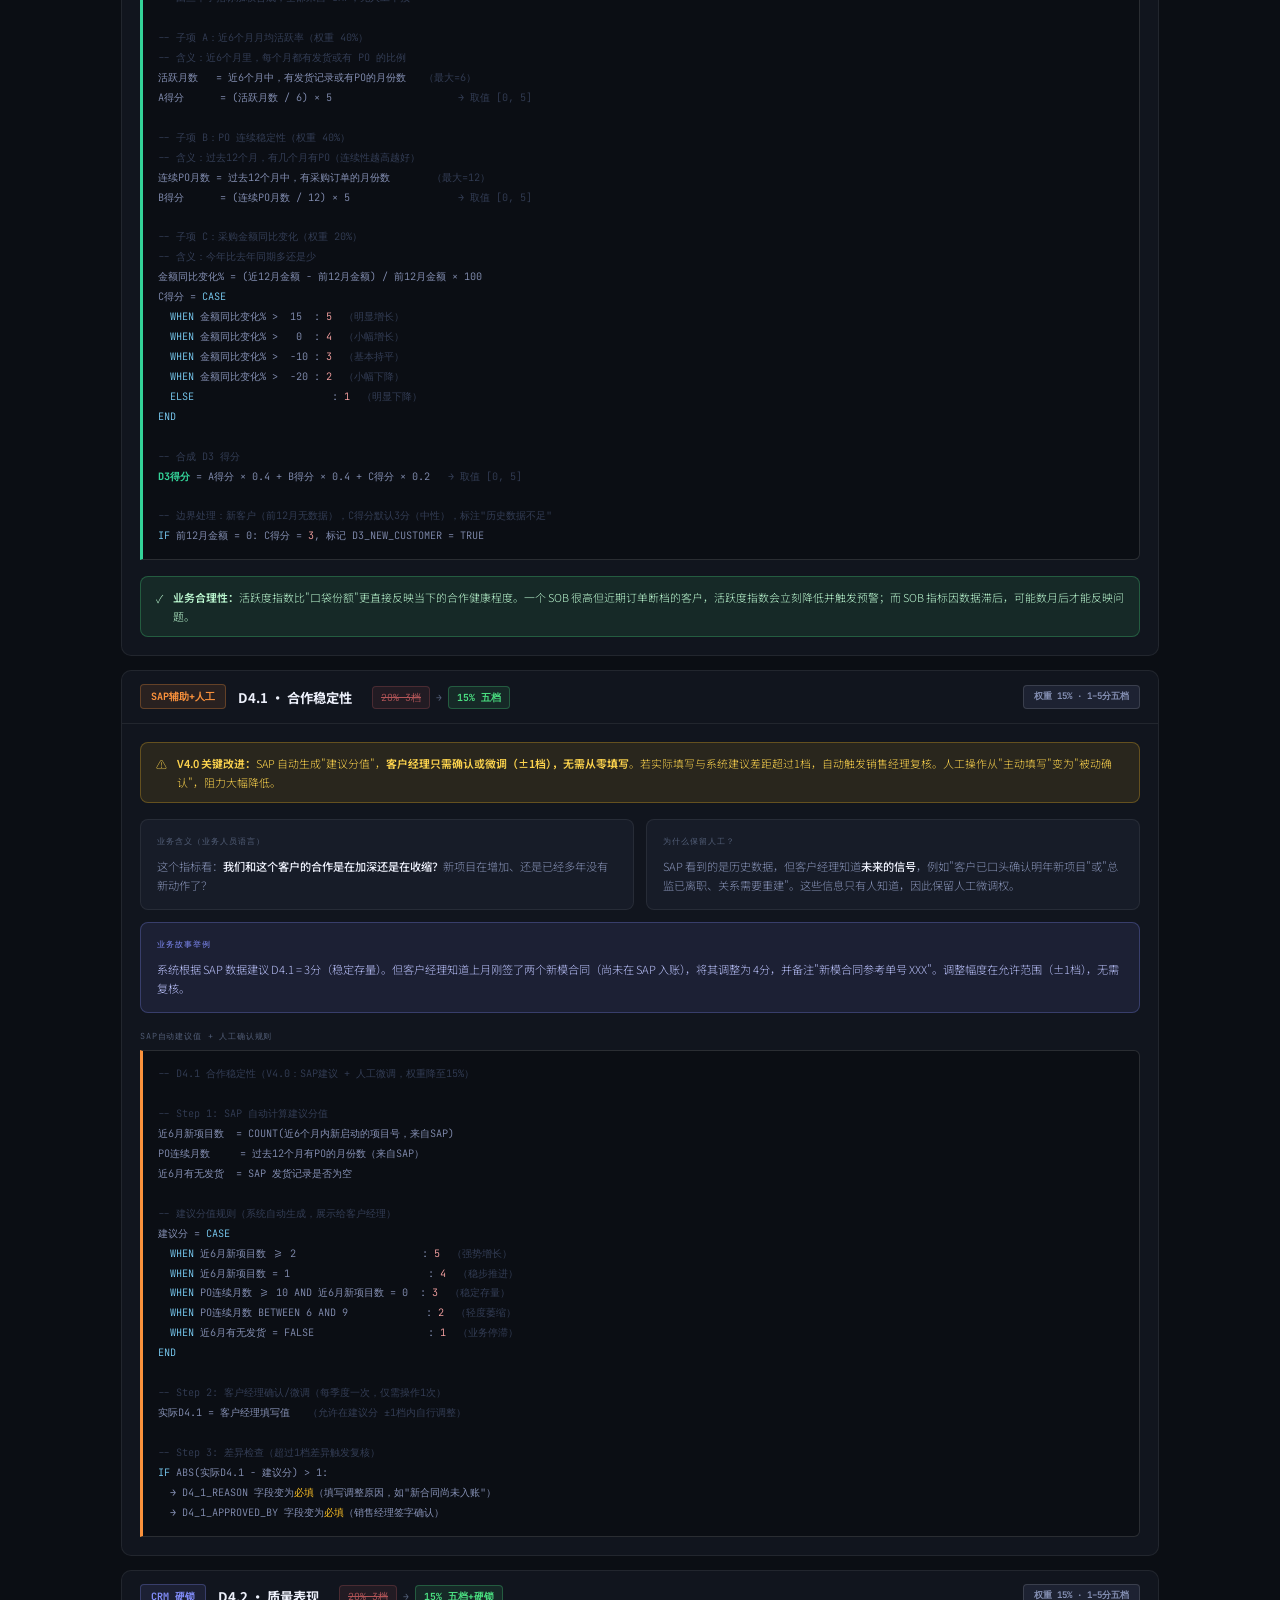
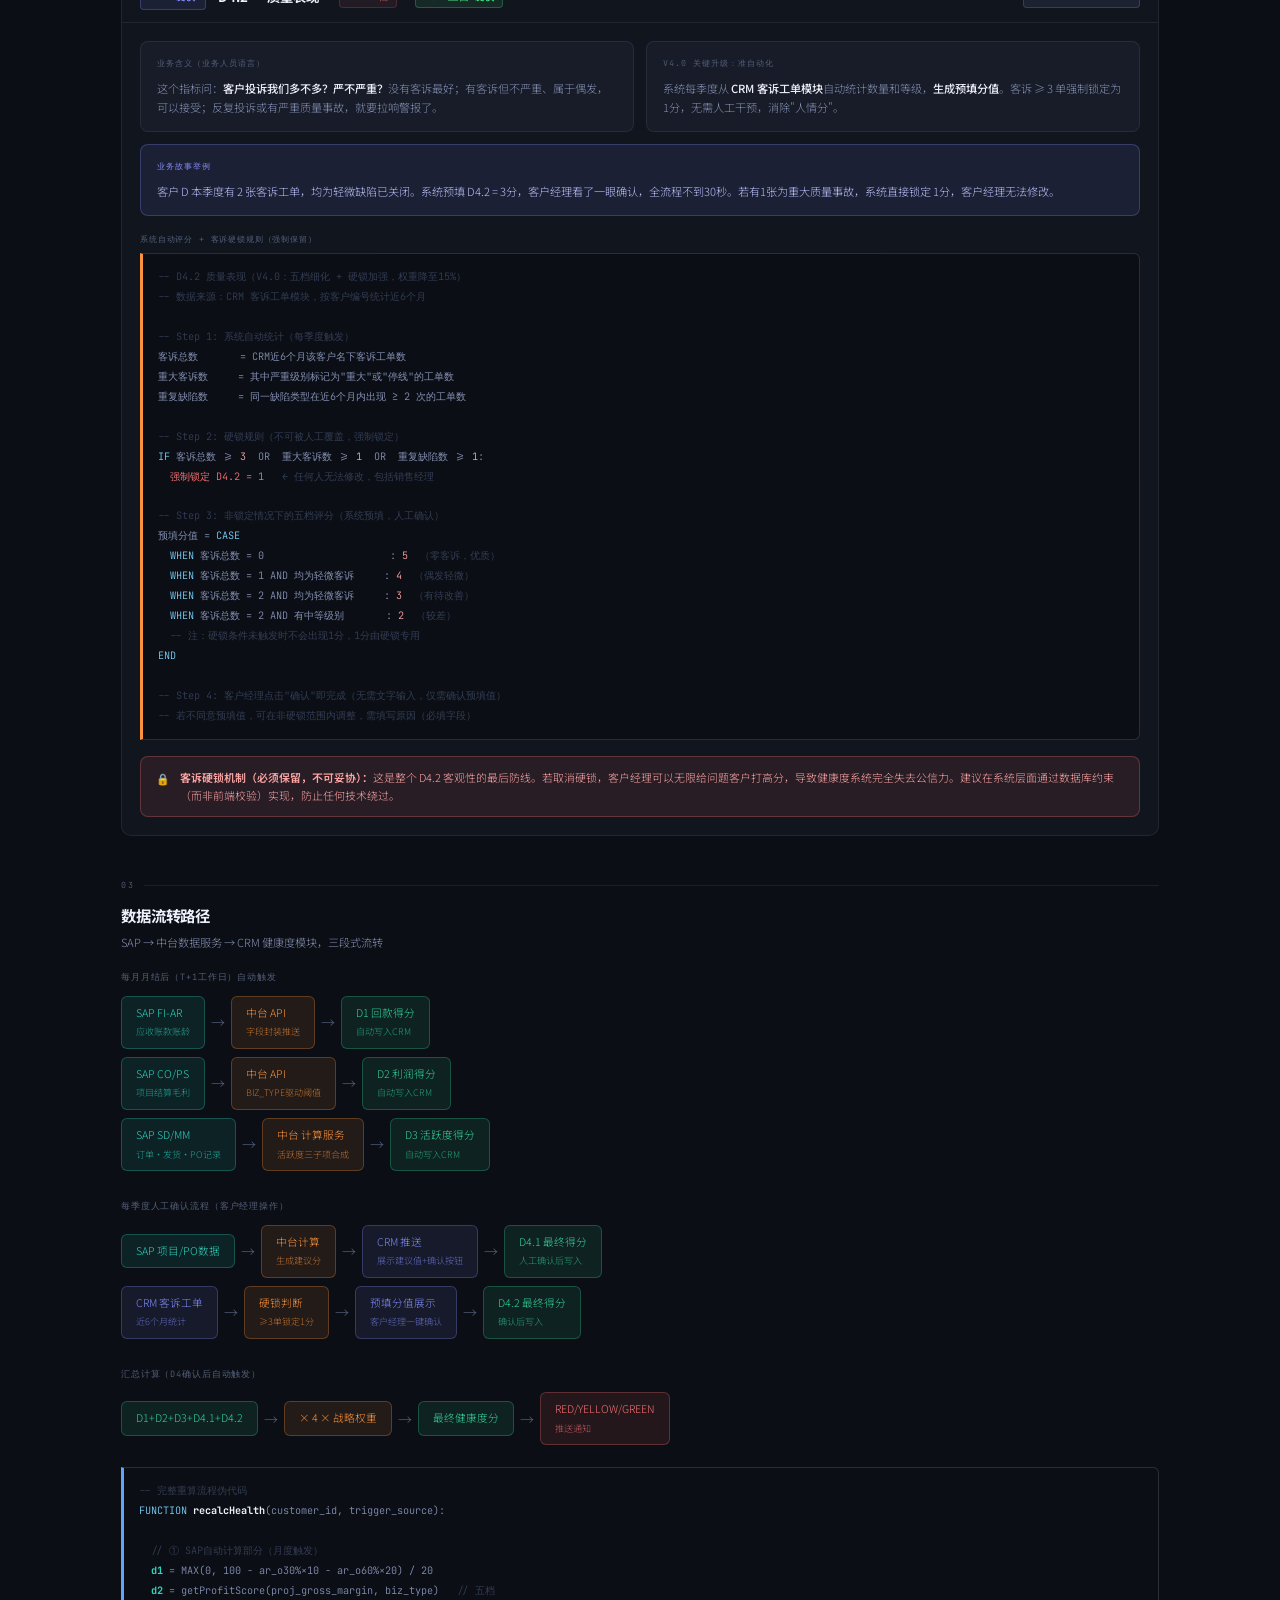
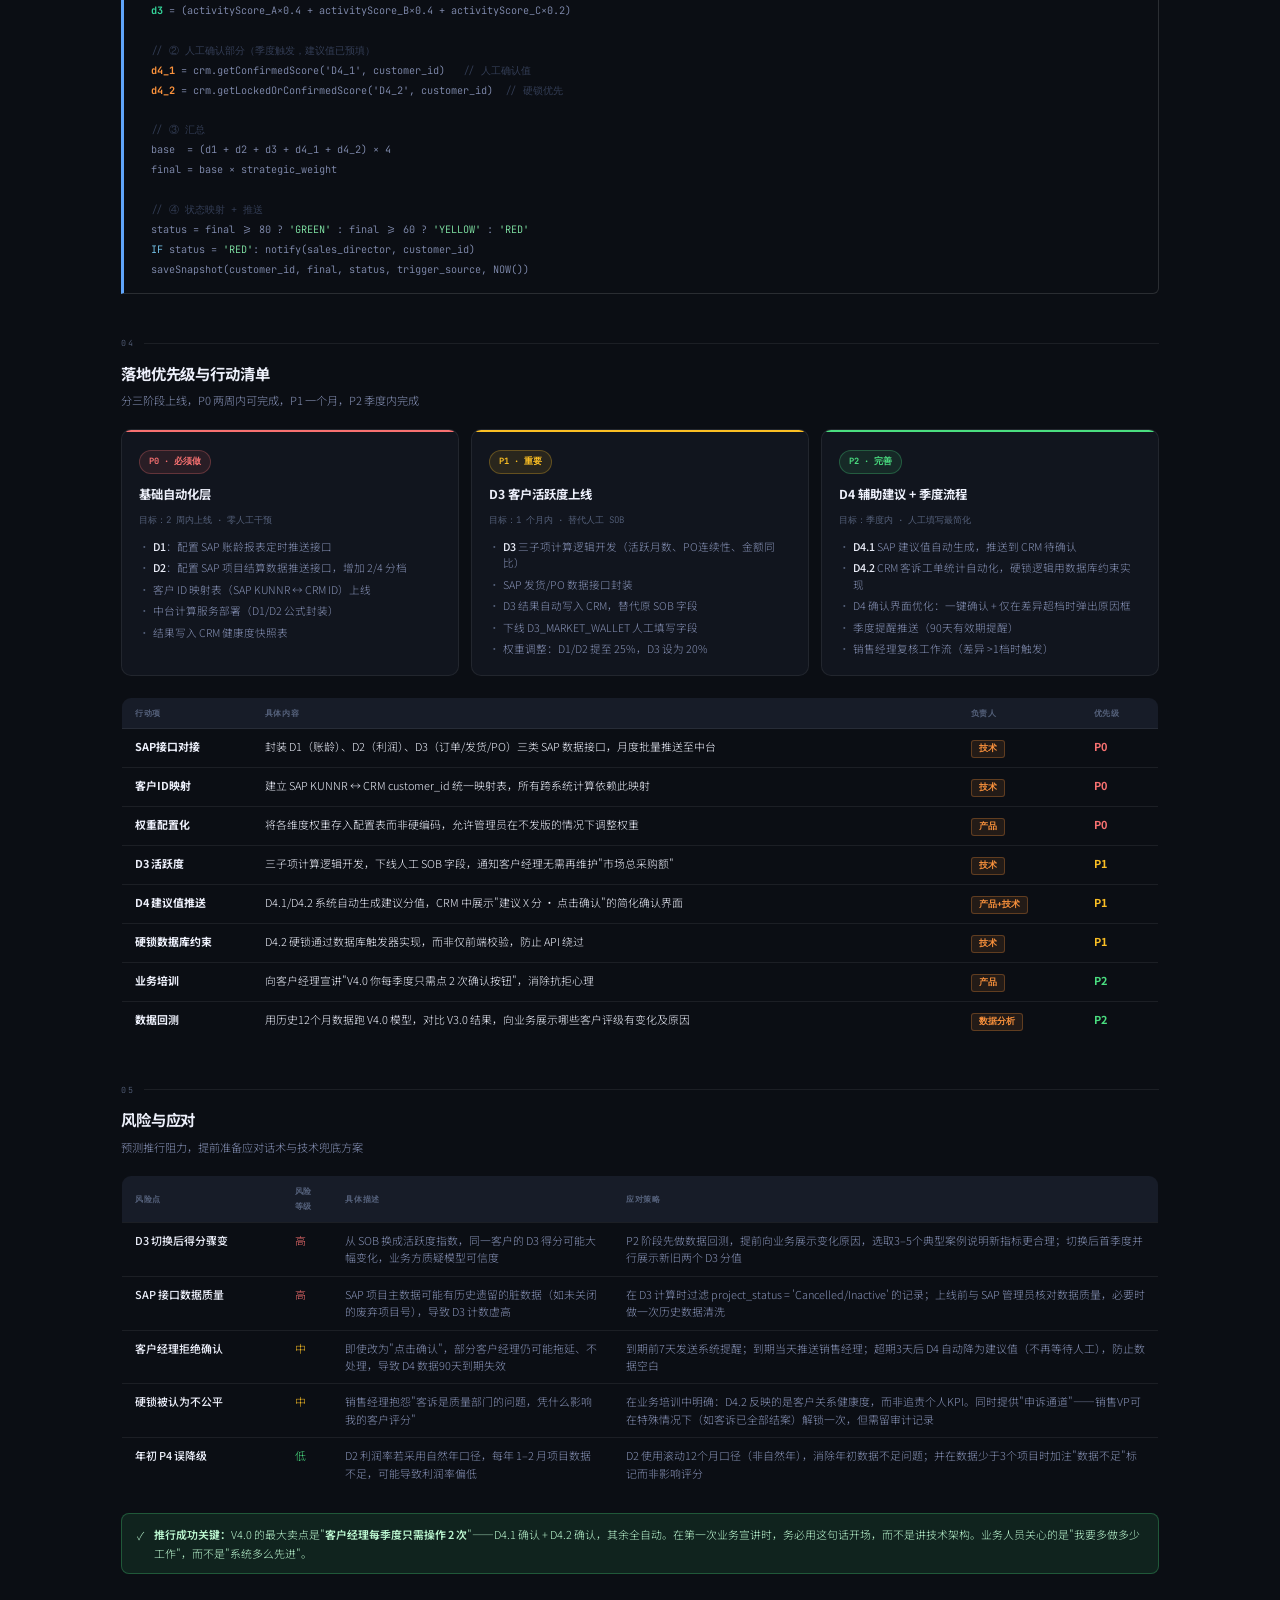
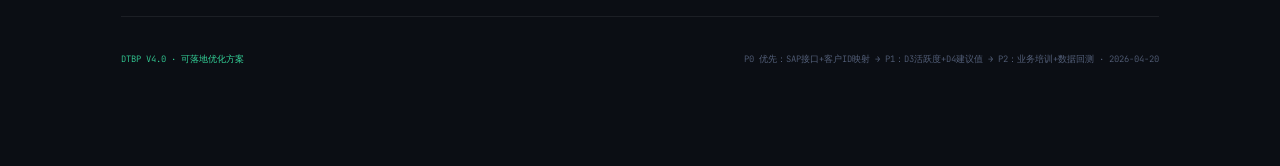
<file: 客户健康度_可落地优化方案_V4.html>
<!DOCTYPE html>
<html lang="zh-CN">
<head>
<meta charset="UTF-8">
<meta name="viewport" content="width=device-width, initial-scale=1.0">
<title>客户健康度系统 · 可落地优化方案 V4.0</title>
<link href="https://fonts.googleapis.com/css2?family=JetBrains+Mono:wght@400;500;700&family=Noto+Sans+SC:wght@300;400;500;700&display=swap" rel="stylesheet">
<style>
:root {
  --bg:       #0b0e14;
  --bg2:      #11151e;
  --bg3:      #171c28;
  --bg4:      #1d2232;
  --line:     rgba(255,255,255,0.07);
  --line2:    rgba(255,255,255,0.13);
  --tx:       #c8ceea;
  --tx-dim:   #54607a;
  --tx-mid:   #8590b4;
  --white:    #edf0fb;

  --sap:   #2dd4bf;  --sap-d: rgba(45,212,191,.1);  --sap-b: rgba(45,212,191,.28);
  --crm:   #818cf8;  --crm-d: rgba(129,140,248,.1);  --crm-b: rgba(129,140,248,.28);
  --calc:  #fb923c;  --calc-d:rgba(251,146,60,.1);   --calc-b:rgba(251,146,60,.28);
  --new:   #34d399;  --new-d: rgba(52,211,153,.1);   --new-b: rgba(52,211,153,.28);

  --g: #4ade80;  --g-d: rgba(74,222,128,.1);   --g-b: rgba(74,222,128,.28);
  --y: #fbbf24;  --y-d: rgba(251,191,36,.1);    --y-b: rgba(251,191,36,.28);
  --r: #f87171;  --r-d: rgba(248,113,113,.1);   --r-b: rgba(248,113,113,.28);
  --bl:#60a5fa;  --bl-d:rgba(96,165,250,.1);    --bl-b:rgba(96,165,250,.28);

  --mono:'JetBrains Mono',monospace;
  --sans:'Noto Sans SC',sans-serif;
  --rd:10px;
}
*,*::before,*::after{box-sizing:border-box;margin:0;padding:0}
html{scroll-behavior:smooth;font-size:14px}
body{background:var(--bg);color:var(--tx);font-family:var(--sans);font-weight:300;line-height:1.75}

/* NAV */
nav{position:sticky;top:0;z-index:200;background:rgba(11,14,20,.94);backdrop-filter:blur(14px);
    border-bottom:1px solid var(--line);height:48px;padding:0 1.5rem;
    display:flex;align-items:center;overflow-x:auto;gap:0}
.nb{font-family:var(--mono);font-size:.7rem;font-weight:700;color:var(--new);
    letter-spacing:.08em;margin-right:1.5rem;white-space:nowrap;flex-shrink:0}
nav a{font-size:.72rem;color:var(--tx-dim);text-decoration:none;padding:0 .85rem;
      height:48px;display:flex;align-items:center;border-bottom:2px solid transparent;
      transition:all .15s;white-space:nowrap}
nav a:hover{color:var(--white);border-bottom-color:var(--line2)}
.nv-tag{margin-left:auto;font-family:var(--mono);font-size:.62rem;font-weight:700;
        padding:3px 10px;border-radius:20px;background:var(--new-d);color:var(--new);
        border:1px solid var(--new-b);flex-shrink:0;white-space:nowrap}

/* PAGE */
.page{max-width:1080px;margin:0 auto;padding:2.5rem 1.5rem 6rem}

/* HERO */
.hero{padding:2.5rem 0 2rem;border-bottom:1px solid var(--line);margin-bottom:2.5rem;
      display:grid;grid-template-columns:1fr auto;gap:2rem;align-items:end}
.hero-eye{font-family:var(--mono);font-size:.65rem;letter-spacing:.2em;text-transform:uppercase;
          color:var(--tx-dim);margin-bottom:.75rem}
h1{font-size:clamp(1.5rem,3vw,2.2rem);font-weight:700;color:var(--white);
   line-height:1.2;letter-spacing:-.02em;margin-bottom:.6rem}
h1 em{font-style:normal;color:var(--new)}
.hero-sub{font-size:.85rem;color:var(--tx-mid);max-width:540px;line-height:1.8}
.htags{display:flex;flex-direction:column;align-items:flex-end;gap:6px;flex-shrink:0}
.tag{display:inline-block;font-family:var(--mono);font-size:.62rem;font-weight:700;
     padding:3px 10px;border-radius:4px;letter-spacing:.05em;border:1px solid;white-space:nowrap}
.tag.v{background:var(--new-d);color:var(--new);border-color:var(--new-b)}
.tag.d{background:var(--y-d);color:var(--y);border-color:var(--y-b)}

/* SEC */
.sec{margin-bottom:3rem;scroll-margin-top:56px}
.slabel{font-family:var(--mono);font-size:.6rem;letter-spacing:.2em;text-transform:uppercase;
        color:var(--tx-dim);margin-bottom:.65rem;display:flex;align-items:center;gap:10px}
.slabel::after{content:'';flex:1;height:1px;background:var(--line)}
.stitle{font-size:1.1rem;font-weight:700;color:var(--white);margin-bottom:.35rem;letter-spacing:-.01em}
.ssub{font-size:.8rem;color:var(--tx-mid);margin-bottom:1.25rem}

/* CHANGE BADGE */
.old-new{display:inline-flex;align-items:center;gap:6px;font-family:var(--mono);font-size:.7rem}
.old-v{background:var(--r-d);color:var(--r);border:1px solid var(--r-b);padding:2px 8px;border-radius:4px;text-decoration:line-through;opacity:.7}
.arr{color:var(--tx-dim)}
.new-v{background:var(--g-d);color:var(--g);border:1px solid var(--g-b);padding:2px 8px;border-radius:4px;font-weight:700}

/* OVERVIEW TABLE */
.ov-table{width:100%;border-collapse:collapse;font-size:.8rem;
          border:1px solid var(--line);border-radius:var(--rd);overflow:hidden}
.ov-table th{background:var(--bg3);padding:9px 14px;font-family:var(--mono);font-size:.62rem;
             letter-spacing:.08em;text-transform:uppercase;color:var(--tx-dim);text-align:left;
             border-bottom:1px solid var(--line)}
.ov-table td{padding:11px 14px;border-bottom:1px solid var(--line);vertical-align:top;
             color:var(--tx-mid);line-height:1.6}
.ov-table tr:last-child td{border-bottom:none}
.ov-table tr:hover td{background:rgba(255,255,255,.02)}
.ov-table td:first-child{font-family:var(--mono);font-size:.75rem;color:var(--white);
                         font-weight:700;white-space:nowrap}
.ov-table td:nth-child(2){white-space:nowrap}
.src-chip{display:inline-block;font-family:var(--mono);font-size:.6rem;font-weight:700;
          padding:2px 7px;border-radius:3px;border:1px solid;white-space:nowrap}
.sc-sap {background:var(--sap-d);color:var(--sap);border-color:var(--sap-b)}
.sc-crm {background:var(--crm-d);color:var(--crm);border-color:var(--crm-b)}
.sc-mix {background:var(--calc-d);color:var(--calc);border-color:var(--calc-b)}
.sc-new {background:var(--new-d);color:var(--new);border-color:var(--new-b)}
.wt-chip{display:inline-flex;align-items:center;justify-content:center;
         font-family:var(--mono);font-size:.78rem;font-weight:700;
         width:48px;height:24px;border-radius:4px}
.wc-hi{background:var(--sap-d);color:var(--sap);border:1px solid var(--sap-b)}
.wc-md{background:var(--bl-d);color:var(--bl);border:1px solid var(--bl-b)}
.wc-lo{background:var(--calc-d);color:var(--calc);border:1px solid var(--calc-b)}

/* DIM CARD */
.dcard{background:var(--bg2);border:1px solid var(--line);border-radius:var(--rd);
       overflow:hidden;margin-bottom:1rem}
.dcard-head{padding:13px 18px;border-bottom:1px solid var(--line);
            display:flex;align-items:center;gap:12px;flex-wrap:wrap}
.dim-id{font-family:var(--mono);font-size:.72rem;font-weight:700;
        padding:3px 10px;border-radius:4px;border:1px solid;flex-shrink:0}
.di-sap{background:var(--sap-d);color:var(--sap);border-color:var(--sap-b)}
.di-new{background:var(--new-d);color:var(--new);border-color:var(--new-b)}
.di-mix{background:var(--calc-d);color:var(--calc);border-color:var(--calc-b)}
.di-crm{background:var(--crm-d);color:var(--crm);border-color:var(--crm-b)}
.dcard-title{font-size:.95rem;font-weight:700;color:var(--white)}
.dcard-wt{margin-left:auto;font-family:var(--mono);font-size:.65rem;font-weight:700;
          padding:3px 10px;border-radius:4px;background:var(--bg4);
          color:var(--tx-mid);border:1px solid var(--line2);flex-shrink:0}
.dcard-body{padding:18px;display:flex;flex-direction:column;gap:16px}

/* 5-panel */
.panel-grid{display:grid;grid-template-columns:1fr 1fr;gap:12px}
.panel{background:var(--bg3);border:1px solid var(--line);border-radius:8px;padding:14px 16px}
.panel-label{font-family:var(--mono);font-size:.6rem;letter-spacing:.12em;text-transform:uppercase;
             color:var(--tx-dim);margin-bottom:8px}
.panel-body{font-size:.8rem;color:var(--tx-mid);line-height:1.7}
.panel-body strong{color:var(--white);font-weight:500}
.panel.story{grid-column:1/-1;border-color:var(--crm-b);background:var(--crm-d)}
.panel.story .panel-label{color:var(--crm)}
.panel.story .panel-body{color:#b8bff8}

/* code */
.cb{background:var(--bg);border:1px solid var(--line2);border-left:3px solid;
    border-radius:0 6px 6px 0;padding:13px 15px;font-family:var(--mono);
    font-size:.73rem;line-height:1.95;color:var(--tx-mid);overflow-x:auto;white-space:pre}
.cb.sap{border-left-color:var(--sap)}
.cb.new{border-left-color:var(--new)}
.cb.mix{border-left-color:var(--calc)}
.cb.info{border-left-color:var(--bl)}
.cb.warn{border-left-color:var(--y)}
.c-kw{color:#7dd3fc}.c-str{color:#86efac}.c-num{color:#fca5a5}
.c-cmt{color:#333d55}.c-sap{color:var(--sap);font-weight:700}
.c-new{color:var(--new);font-weight:700}.c-calc{color:var(--calc);font-weight:700}
.c-hl{color:var(--white);font-weight:700}.c-w{color:var(--y)}.c-r{color:var(--r)}
.c-crm{color:var(--crm);font-weight:700}

/* alert */
.alert{padding:11px 15px;border-radius:8px;font-size:.78rem;line-height:1.7;
       border:1px solid;display:flex;gap:10px;align-items:flex-start}
.alert.warn{background:var(--y-d);border-color:var(--y-b);color:#fcd34d}
.alert.info{background:var(--bl-d);border-color:var(--bl-b);color:#93c5fd}
.alert.good{background:var(--g-d);border-color:var(--g-b);color:#bbf7d0}
.alert.lock{background:var(--r-d);border-color:var(--r-b);color:#fca5a5}
.alert strong{font-weight:600}
.ai{flex-shrink:0;margin-top:1px}

/* flow */
.flow{display:flex;align-items:center;gap:0;flex-wrap:wrap;margin:8px 0}
.flow-node{background:var(--bg3);border:1px solid var(--line2);border-radius:6px;
           padding:7px 14px;font-size:.76rem;color:var(--tx-mid);white-space:nowrap}
.flow-node.sap{border-color:var(--sap-b);color:var(--sap);background:var(--sap-d)}
.flow-node.crm{border-color:var(--crm-b);color:var(--crm);background:var(--crm-d)}
.flow-node.mid{border-color:var(--calc-b);color:var(--calc);background:var(--calc-d)}
.flow-node.out{border-color:var(--new-b);color:var(--new);background:var(--new-d)}
.flow-arr{color:var(--tx-dim);font-size:1rem;padding:0 6px;flex-shrink:0}

/* risk table */
.rtable{width:100%;border-collapse:collapse;font-size:.78rem;
        border:1px solid var(--line);border-radius:var(--rd);overflow:hidden}
.rtable th{background:var(--bg3);padding:8px 13px;font-family:var(--mono);font-size:.6rem;
           letter-spacing:.08em;text-transform:uppercase;color:var(--tx-dim);
           text-align:left;border-bottom:1px solid var(--line)}
.rtable td{padding:9px 13px;border-bottom:1px solid var(--line);
           color:var(--tx-mid);vertical-align:top;line-height:1.6}
.rtable tr:last-child td{border-bottom:none}
.rtable tr:hover td{background:rgba(255,255,255,.02)}
.rtable td:first-child{color:var(--white);font-weight:500;width:160px}
.risk-hi{color:var(--r)!important}.risk-md{color:var(--y)!important}.risk-lo{color:var(--g)!important}

/* phase cards */
.phase-grid{display:grid;grid-template-columns:repeat(3,1fr);gap:12px}
.phase-card{background:var(--bg2);border:1px solid var(--line);border-radius:var(--rd);
            padding:1.2rem;position:relative;overflow:hidden}
.phase-card::before{content:'';position:absolute;top:0;left:0;right:0;height:2px;border-radius:var(--rd) var(--rd) 0 0}
.phase-card.p0::before{background:var(--r)}
.phase-card.p1::before{background:var(--y)}
.phase-card.p2::before{background:var(--g)}
.phase-badge{font-family:var(--mono);font-size:.62rem;font-weight:700;
             padding:3px 9px;border-radius:20px;margin-bottom:.75rem;display:inline-block;border:1px solid}
.phase-card.p0 .phase-badge{background:var(--r-d);color:var(--r);border-color:var(--r-b)}
.phase-card.p1 .phase-badge{background:var(--y-d);color:var(--y);border-color:var(--y-b)}
.phase-card.p2 .phase-badge{background:var(--g-d);color:var(--g);border-color:var(--g-b)}
.phase-title{font-size:.88rem;font-weight:700;color:var(--white);margin-bottom:.5rem}
.phase-time{font-family:var(--mono);font-size:.65rem;color:var(--tx-dim);margin-bottom:.75rem}
.phase-items{list-style:none;padding:0;display:flex;flex-direction:column;gap:5px}
.phase-items li{font-size:.76rem;color:var(--tx-mid);padding-left:14px;position:relative;line-height:1.55}
.phase-items li::before{content:'·';position:absolute;left:0;color:var(--tx-dim)}
.phase-items li strong{color:var(--white);font-weight:500}

/* action table */
.atable{width:100%;border-collapse:collapse;font-size:.78rem;
        border:1px solid var(--line);border-radius:var(--rd);overflow:hidden}
.atable th{background:var(--bg3);padding:8px 13px;font-family:var(--mono);font-size:.6rem;
           letter-spacing:.08em;text-transform:uppercase;color:var(--tx-dim);
           text-align:left;border-bottom:1px solid var(--line)}
.atable td{padding:9px 13px;border-bottom:1px solid var(--line);
           color:var(--tx-mid);vertical-align:top;line-height:1.6}
.atable tr:last-child td{border-bottom:none}
.atable td:first-child{font-weight:700;color:var(--white);white-space:nowrap;width:130px}
.atable td:nth-child(2){color:var(--white)}
.own-tag{display:inline-block;font-size:.62rem;font-family:var(--mono);font-weight:600;
         padding:1px 7px;border-radius:3px;background:var(--calc-d);color:var(--calc);border:1px solid var(--calc-b)}

/* weight compare */
.wc-grid{display:grid;grid-template-columns:1fr 1fr;gap:12px;margin-bottom:1rem}
.wc-card{background:var(--bg2);border:1px solid var(--line);border-radius:var(--rd);padding:1.2rem}
.wc-title{font-size:.75rem;font-weight:700;color:var(--tx-mid);margin-bottom:.75rem;
          display:flex;align-items:center;gap:8px}
.wc-title span{font-family:var(--mono);font-size:.62rem;padding:2px 7px;border-radius:3px;
               font-weight:700;border:1px solid}
.wc-old .wc-title span{background:var(--r-d);color:var(--r);border-color:var(--r-b)}
.wc-new .wc-title span{background:var(--g-d);color:var(--g);border-color:var(--g-b)}
.wbar{height:8px;border-radius:4px;margin-bottom:6px;transition:width .8s ease}
.wbar-row{margin-bottom:10px}
.wbar-label{display:flex;justify-content:space-between;font-size:.72rem;color:var(--tx-dim);margin-bottom:4px}
.wbar-label span:last-child{font-family:var(--mono);font-weight:700}
.divider{height:1px;background:var(--line);margin:2.5rem 0}

@keyframes fadeUp{from{opacity:0;transform:translateY(12px)}to{opacity:1;transform:none}}
.dcard{animation:fadeUp .35s ease both}
.phase-card{animation:fadeUp .4s ease both}
@media(max-width:760px){
  .hero{grid-template-columns:1fr}.htags{align-items:flex-start;flex-direction:row;flex-wrap:wrap}
  .panel-grid{grid-template-columns:1fr}.phase-grid{grid-template-columns:1fr}
  .wc-grid{grid-template-columns:1fr}
}
</style>
</head>
<body>

<nav>
  <div class="nb">DTBP · V4.0</div>
  <a href="#overview">优化概览</a>
  <a href="#dims">各维度详解</a>
  <a href="#flow">数据流转</a>
  <a href="#launch">落地计划</a>
  <a href="#risk">风险与应对</a>
  <div class="nv-tag">V4.0 优化方案</div>
</nav>

<div class="page">

<!-- HERO -->
<div class="hero">
  <div>
    <div class="hero-eye">客户健康度评估系统 · 可落地优化方案</div>
    <h1>DTBP V3.0 → <em>V4.0</em><br>从"难落地"到"开箱即用"</h1>
    <p class="hero-sub">技术负责人 + 产品经理双视角输出。人工填写字段从 5 个降至 2 个/季度，人工权重从 40% 压缩至 20%，D3/D4 全面升级为自动或半自动计算。</p>
  </div>
  <div class="htags">
    <span class="tag v">V4.0 正式方案</span>
    <span class="tag d">2026-04-20</span>
  </div>
</div>


<!-- ═══ OVERVIEW ═══ -->
<div class="sec" id="overview">
  <div class="slabel">01</div>
  <div class="stitle">优化后模型概览</div>
  <div class="ssub">核心变化：人工权重 40% → 20%，评分档位 3档 → 5档，D3 替换为全自动 SAP 指标</div>

  <!-- weight compare -->
  <div class="wc-grid">
    <div class="wc-card wc-old">
      <div class="wc-title">V3.0 现有方案 <span>问题版</span></div>
      <div class="wbar-row"><div class="wbar-label"><span>D1 回款及时率</span><span>20%</span></div>
        <div class="wbar" style="width:100%;background:var(--sap);opacity:.7"></div></div>
      <div class="wbar-row"><div class="wbar-label"><span>D2 项目利润率</span><span>20%</span></div>
        <div class="wbar" style="width:100%;background:var(--sap);opacity:.7"></div></div>
      <div class="wbar-row"><div class="wbar-label"><span>D3 采购份额 SOB（半自动）</span><span>20%</span></div>
        <div class="wbar" style="width:100%;background:var(--calc)"></div></div>
      <div class="wbar-row"><div class="wbar-label"><span>D4.1 合作稳定性（人工）</span><span>20%</span></div>
        <div class="wbar" style="width:100%;background:var(--r);opacity:.8"></div></div>
      <div class="wbar-row"><div class="wbar-label"><span>D4.2 技术/质量（人工）</span><span>20%</span></div>
        <div class="wbar" style="width:100%;background:var(--r);opacity:.8"></div></div>
      <div style="margin-top:10px;font-size:.75rem;color:var(--r);">人工填写占比 40% · 评分仅 1/3/5 三档</div>
    </div>
    <div class="wc-card wc-new">
      <div class="wc-title">V4.0 优化方案 <span>推荐版</span></div>
      <div class="wbar-row"><div class="wbar-label"><span>D1 回款及时率（SAP全自动）</span><span>25%</span></div>
        <div class="wbar" style="width:100%;background:var(--sap)"></div></div>
      <div class="wbar-row"><div class="wbar-label"><span>D2 项目利润率（SAP全自动）</span><span>25%</span></div>
        <div class="wbar" style="width:100%;background:var(--sap)"></div></div>
      <div class="wbar-row"><div class="wbar-label"><span>D3 客户活跃度（SAP全自动）★新</span><span>20%</span></div>
        <div class="wbar" style="width:100%;background:var(--new)"></div></div>
      <div class="wbar-row"><div class="wbar-label"><span>D4.1 合作稳定性（SAP辅助+人工）</span><span>15%</span></div>
        <div class="wbar" style="width:75%;background:var(--y)"></div></div>
      <div class="wbar-row"><div class="wbar-label"><span>D4.2 质量表现（CRM硬锁）</span><span>15%</span></div>
        <div class="wbar" style="width:75%;background:var(--y)"></div></div>
      <div style="margin-top:10px;font-size:.75rem;color:var(--g);">人工填写占比 20% · 评分升至 1/2/3/4/5 五档</div>
    </div>
  </div>

  <!-- overview table -->
  <table class="ov-table">
    <thead>
      <tr><th>维度</th><th>权重</th><th>数据来源</th><th>评分档位</th><th>业务含义（一句话）</th><th>V3→V4变化</th></tr>
    </thead>
    <tbody>
      <tr>
        <td>D1 · 回款及时率</td>
        <td><span class="wt-chip wc-hi">25%</span></td>
        <td><span class="src-chip sc-sap">SAP 全自动</span></td>
        <td>连续值 0–5</td>
        <td>钱收得回来不回来，准不准时</td>
        <td><div class="old-new"><span class="old-v">20%</span><span class="arr">→</span><span class="new-v">25%</span></div></td>
      </tr>
      <tr>
        <td>D2 · 项目利润率</td>
        <td><span class="wt-chip wc-hi">25%</span></td>
        <td><span class="src-chip sc-sap">SAP 全自动</span></td>
        <td>1 / 2 / 3 / 4 / 5</td>
        <td>这个客户做下来到底赚不赚钱</td>
        <td><div class="old-new"><span class="old-v">20%</span><span class="arr">→</span><span class="new-v">25% + 5档</span></div></td>
      </tr>
      <tr>
        <td>D3 · 客户活跃度</td>
        <td><span class="wt-chip wc-md">20%</span></td>
        <td><span class="src-chip sc-new">SAP 全自动 ★新</span></td>
        <td>连续值 0–5</td>
        <td>客户最近是不是在持续下单、一直活跃</td>
        <td><div class="old-new"><span class="old-v">SOB人工</span><span class="arr">→</span><span class="new-v">活跃度自动</span></div></td>
      </tr>
      <tr>
        <td>D4.1 · 合作稳定性</td>
        <td><span class="wt-chip wc-lo">15%</span></td>
        <td><span class="src-chip sc-mix">SAP辅助+人工</span></td>
        <td>1 / 2 / 3 / 4 / 5</td>
        <td>合作关系是深化还是在收缩</td>
        <td><div class="old-new"><span class="old-v">40% 1/3/5</span><span class="arr">→</span><span class="new-v">15% 五档</span></div></td>
      </tr>
      <tr>
        <td>D4.2 · 质量表现</td>
        <td><span class="wt-chip wc-lo">15%</span></td>
        <td><span class="src-chip sc-crm">CRM 硬锁</span></td>
        <td>1 / 2 / 3 / 4 / 5</td>
        <td>客户有没有投诉我们，投诉多不多</td>
        <td><div class="old-new"><span class="old-v">40% 1/3/5</span><span class="arr">→</span><span class="new-v">15% 五档+硬锁</span></div></td>
      </tr>
    </tbody>
  </table>

  <div style="margin-top:1rem">
    <div class="cb info"><span class="c-cmt">-- V4.0 核心计算公式（与 V3.0 结构一致，权重和档位更新）</span>
基准分 = (D1 + D2 + D3 + D4.1 + D4.2) × <span class="c-num">4</span>   <span class="c-cmt">// 各维度最高 5 分，×4 换算为 100 分制</span>
最终分 = 基准分 × 战略权重系数               <span class="c-cmt">// 系数：超级大象×1.2 / 大象×1.1 / 其他×1.0</span>

<span class="c-cmt">// 人工填写限制：客户经理每季度仅需填写 D4.1（1个字段）+ D4.2 确认（系统预填，1次点击）</span>
<span class="c-cmt">// D1 / D2 / D3 全部由 SAP 自动计算，无需人工干预</span></div>
  </div>
</div>


<!-- ═══ DIMS ═══ -->
<div class="sec" id="dims">
  <div class="slabel">02</div>
  <div class="stitle">各维度详解</div>
  <div class="ssub">5个维度逐一拆解：计算公式、业务故事、可行性评估、数据来源</div>

  <!-- D1 -->
  <div class="dcard" style="animation-delay:.04s">
    <div class="dcard-head">
      <span class="dim-id di-sap">SAP 全自动</span>
      <span class="dcard-title">D1 · 回款及时率</span>
      <div class="old-new" style="margin-left:8px"><span class="old-v">20%</span><span class="arr">→</span><span class="new-v">25%</span></div>
      <span class="dcard-wt">权重 25% · 连续值评分</span>
    </div>
    <div class="dcard-body">
      <div class="panel-grid">
        <div class="panel">
          <div class="panel-label">业务含义（业务人员语言）</div>
          <div class="panel-body">这个指标回答一个最基本的问题：<strong>我们把货发出去、把模具交付了，钱能不能按时收回来？</strong>超过30天没收到的款项代表催款风险，超过60天则代表坏账风险。</div>
        </div>
        <div class="panel">
          <div class="panel-label">数据来源与可行性</div>
          <div class="panel-body">来自 <strong>SAP 应收账款账龄报表</strong>，每月月结后系统自动推送。<strong>现有系统完全支持，零开发成本</strong>，仅需配置定时导出接口。</div>
        </div>
        <div class="panel story">
          <div class="panel-label">业务故事举例</div>
          <div class="panel-body">客户 A 总账期 100 万，其中 20 万超过 30 天未还、5 万超过 60 天未还。超30天比例 = 20%，超60天比例 = 5%。原始分 = 100 − 20×10 − 5×20 = 0 分。意味着这个客户的回款风险已到临界点，D1 = 0。</div>
        </div>
      </div>
      <div>
        <div style="font-family:var(--mono);font-size:.6rem;letter-spacing:.1em;text-transform:uppercase;color:var(--tx-dim);margin-bottom:7px;">计算公式（含V4.0升级：权重25%）</div>
        <div class="cb sap"><span class="c-cmt">-- D1 回款及时率（V4.0 权重提升至 25%）</span>
<span class="c-cmt">-- 数据来源：SAP 应收账款账龄报表，每月自动推送</span>

超30天比例 = 逾期30-60天应收余额 / 该客户总应收余额 × 100   <span class="c-cmt">（%）</span>
超60天比例 = 逾期60天以上应收余额 / 该客户总应收余额 × 100  <span class="c-cmt">（%）</span>

<span class="c-cmt">-- 互锁约束：超60天不得大于超30天</span>
<span class="c-kw">ASSERT</span>: 超60天比例 ≤ 超30天比例

<span class="c-sap">D1原始分</span> = <span class="c-kw">MAX</span>(0,  100 - 超30天比例 × 10 - 超60天比例 × 20  )
<span class="c-sap">D1得分</span>   = D1原始分 / 20     <span class="c-cmt">→ 取值范围 [0, 5]，连续值，非阶梯</span>
<span class="c-sap">D1贡献</span>   = D1得分 × 4 × 战略权重  <span class="c-cmt">→ 满分贡献 20 分</span>

<span class="c-cmt">-- 边界处理：总应收为零时（新客户/无业务期），D1得分 = 5（满分，视为无风险）</span>
<span class="c-kw">IF</span> 总应收余额 = 0: D1得分 = <span class="c-num">5.0</span></div>
      </div>
      <div class="alert good">
        <div class="ai">✓</div>
        <div><strong>权重提升理由：</strong>D1 是唯一纯财务安全指标，且完全由 SAP 客观数据驱动。在人工指标权重压缩后，将其从 20% 提升至 25% 符合"提高客观指标话语权"的优化目标，同时补偿了 D3 替换带来的结构变化。</div>
      </div>
    </div>
  </div>

  <!-- D2 -->
  <div class="dcard" style="animation-delay:.07s">
    <div class="dcard-head">
      <span class="dim-id di-sap">SAP 全自动</span>
      <span class="dcard-title">D2 · 项目利润率</span>
      <div class="old-new" style="margin-left:8px"><span class="old-v">20% 3档</span><span class="arr">→</span><span class="new-v">25% 5档</span></div>
      <span class="dcard-wt">权重 25% · 1–5分五档</span>
    </div>
    <div class="dcard-body">
      <div class="panel-grid">
        <div class="panel">
          <div class="panel-label">业务含义（业务人员语言）</div>
          <div class="panel-body">这个指标回答：<strong>这个客户的项目赚钱吗？赚多少？</strong>不同业务类型（模塑一体 vs 商品模）利润基准不同，系统自动根据客户类型切换评分阈值。</div>
        </div>
        <div class="panel">
          <div class="panel-label">V4.0 关键升级：增加中间档</div>
          <div class="panel-body">原来只有1/3/5三档，<strong>新增 2分档和 4分档</strong>，使利润率微小变化也能反映在得分上，避免"利润从25%降到20.1%得分完全不变"的问题。</div>
        </div>
        <div class="panel story">
          <div class="panel-label">业务故事举例</div>
          <div class="panel-body">模塑一体客户 B，过去12个月综合毛利率 22%，落在 20%–25% 区间，D2 = 4分。上季度因原材料涨价，毛利率降至 18.5%，落入 15%–20% 区间，D2 降为 3分，健康度自动下调，触发成本工程师复盘。</div>
        </div>
      </div>
      <div>
        <div style="font-family:var(--mono);font-size:.6rem;letter-spacing:.1em;text-transform:uppercase;color:var(--tx-dim);margin-bottom:7px;">评分规则（5档）</div>
        <div class="cb sap"><span class="c-cmt">-- D2 项目利润率（V4.0 新增 2/4 档，提升敏感度）</span>
<span class="c-cmt">-- 数据来源：SAP 项目结算表，滚动12个月加权平均毛利率</span>

综合毛利率 = Σ(各项目毛利额) / Σ(各项目收入) × 100  <span class="c-cmt">（%，滚动12月）</span>

<span class="c-kw">IF</span> BIZ_TYPE = <span class="c-str">'模塑一体'</span>:
  毛利率 > 25%              → D2 = <span class="c-num">5</span>  <span class="c-cmt">（超额利润，优质）</span>
  22% &lt; 毛利率 ≤ 25%       → D2 = <span class="c-num">4</span>  <span class="c-cmt">（良好）★新增档</span>
  18% &lt; 毛利率 ≤ 22%       → D2 = <span class="c-num">3</span>  <span class="c-cmt">（正常）</span>
  15% &lt; 毛利率 ≤ 18%       → D2 = <span class="c-num">2</span>  <span class="c-cmt">（偏低）★新增档</span>
  毛利率 ≤ 15%              → D2 = <span class="c-num">1</span>  <span class="c-cmt">（告警）</span>

<span class="c-kw">IF</span> BIZ_TYPE = <span class="c-str">'商品模'</span>:
  毛利率 > 35%              → D2 = <span class="c-num">5</span>
  30% &lt; 毛利率 ≤ 35%       → D2 = <span class="c-num">4</span>  <span class="c-cmt">★新增档</span>
  24% &lt; 毛利率 ≤ 30%       → D2 = <span class="c-num">3</span>
  20% &lt; 毛利率 ≤ 24%       → D2 = <span class="c-num">2</span>  <span class="c-cmt">★新增档</span>
  毛利率 ≤ 20%              → D2 = <span class="c-num">1</span>

<span class="c-cmt">-- 异常处理：项目数不足3个时，加注"数据不足"标记，得分仍计算但标黄提示</span>
<span class="c-kw">IF</span> 滚动12月项目数 &lt; 3: 标记 D2_DATA_WARNING = TRUE</div>
      </div>
    </div>
  </div>

  <!-- D3 NEW -->
  <div class="dcard" style="animation-delay:.10s">
    <div class="dcard-head">
      <span class="dim-id di-new">SAP 全自动 ★全新</span>
      <span class="dcard-title">D3 · 客户活跃度指数</span>
      <div class="old-new" style="margin-left:8px"><span class="old-v">SOB人工</span><span class="arr">→</span><span class="new-v">活跃度自动</span></div>
      <span class="dcard-wt">权重 20% · 连续值评分</span>
    </div>
    <div class="dcard-body">
      <div class="alert info" style="margin-bottom:0">
        <div class="ai">★</div>
        <div><strong>为什么替换 D3？</strong>原 SOB（客户口袋占比）需要人工维护"客户市场总采购额"，这个数字难以获取、更新滞后，客户经理普遍抗拒填写，已成为系统落地最大阻力。新 D3「客户活跃度」完全基于 SAP 已有数据自动计算，零人工干预。</div>
      </div>
      <div class="panel-grid">
        <div class="panel">
          <div class="panel-label">业务含义（业务人员语言）</div>
          <div class="panel-body">这个指标回答：<strong>客户近期是不是一直在跟我们做生意？</strong>综合看三件事：最近有没有在下单、下单频率稳不稳定、下单金额有没有在增长。三者加权合成一个"活跃度分"。</div>
        </div>
        <div class="panel">
          <div class="panel-label">数据来源与可行性</div>
          <div class="panel-body">全部来自 <strong>SAP 销售订单和发货记录</strong>，系统现有数据，<strong>无需任何人工录入</strong>。开发成本：仅需封装3个 SAP 查询逻辑，约1–2个工作日。</div>
        </div>
        <div class="panel story">
          <div class="panel-label">业务故事举例</div>
          <div class="panel-body">客户 C，近6个月每月都有发货（月均活跃 = 满分），PO 连续12个月（连续性满分），但金额同比下降8%（增长率得2分）。活跃度综合分 = 4.2，接近优质水平，D3 = 4.2。</div>
        </div>
      </div>
      <div>
        <div style="font-family:var(--mono);font-size:.6rem;letter-spacing:.1em;text-transform:uppercase;color:var(--tx-dim);margin-bottom:7px;">计算公式（三子项加权）</div>
        <div class="cb new"><span class="c-cmt">-- D3 客户活跃度指数（V4.0 全新，替代人工 SOB）</span>
<span class="c-cmt">-- 由三个子指标加权合成，全部来自 SAP，无人工干预</span>

<span class="c-cmt">-- 子项 A：近6个月月均活跃率（权重 40%）</span>
<span class="c-cmt">-- 含义：近6个月里，每个月都有发货或有 PO 的比例</span>
活跃月数   = 近6个月中，有发货记录或有PO的月份数   <span class="c-cmt">（最大=6）</span>
A得分      = (活跃月数 / 6) × 5                     <span class="c-cmt">→ 取值 [0, 5]</span>

<span class="c-cmt">-- 子项 B：PO 连续稳定性（权重 40%）</span>
<span class="c-cmt">-- 含义：过去12个月，有几个月有PO（连续性越高越好）</span>
连续PO月数 = 过去12个月中，有采购订单的月份数       <span class="c-cmt">（最大=12）</span>
B得分      = (连续PO月数 / 12) × 5                  <span class="c-cmt">→ 取值 [0, 5]</span>

<span class="c-cmt">-- 子项 C：采购金额同比变化（权重 20%）</span>
<span class="c-cmt">-- 含义：今年比去年同期多还是少</span>
金额同比变化% = (近12月金额 - 前12月金额) / 前12月金额 × 100
C得分 = <span class="c-kw">CASE</span>
  <span class="c-kw">WHEN</span> 金额同比变化% >  15  : <span class="c-num">5</span>  <span class="c-cmt">（明显增长）</span>
  <span class="c-kw">WHEN</span> 金额同比变化% >   0  : <span class="c-num">4</span>  <span class="c-cmt">（小幅增长）</span>
  <span class="c-kw">WHEN</span> 金额同比变化% >  -10 : <span class="c-num">3</span>  <span class="c-cmt">（基本持平）</span>
  <span class="c-kw">WHEN</span> 金额同比变化% >  -20 : <span class="c-num">2</span>  <span class="c-cmt">（小幅下降）</span>
  <span class="c-kw">ELSE</span>                       : <span class="c-num">1</span>  <span class="c-cmt">（明显下降）</span>
<span class="c-kw">END</span>

<span class="c-cmt">-- 合成 D3 得分</span>
<span class="c-new">D3得分</span> = A得分 × 0.4 + B得分 × 0.4 + C得分 × 0.2   <span class="c-cmt">→ 取值 [0, 5]</span>

<span class="c-cmt">-- 边界处理：新客户（前12月无数据），C得分默认3分（中性），标注"历史数据不足"</span>
<span class="c-kw">IF</span> 前12月金额 = 0: C得分 = <span class="c-num">3</span>, 标记 D3_NEW_CUSTOMER = TRUE</div>
      </div>
      <div class="alert good">
        <div class="ai">✓</div>
        <div><strong>业务合理性：</strong>活跃度指数比"口袋份额"更直接反映当下的合作健康程度。一个 SOB 很高但近期订单断档的客户，活跃度指数会立刻降低并触发预警；而 SOB 指标因数据滞后，可能数月后才能反映问题。</div>
      </div>
    </div>
  </div>

  <!-- D4.1 -->
  <div class="dcard" style="animation-delay:.13s">
    <div class="dcard-head">
      <span class="dim-id di-mix">SAP辅助+人工</span>
      <span class="dcard-title">D4.1 · 合作稳定性</span>
      <div class="old-new" style="margin-left:8px"><span class="old-v">20% 3档</span><span class="arr">→</span><span class="new-v">15% 五档</span></div>
      <span class="dcard-wt">权重 15% · 1–5分五档</span>
    </div>
    <div class="dcard-body">
      <div class="alert warn" style="margin-bottom:0">
        <div class="ai">⚠</div>
        <div><strong>V4.0 关键改进：</strong>SAP 自动生成"建议分值"，<strong>客户经理只需确认或微调（±1档），无需从零填写</strong>。若实际填写与系统建议差距超过1档，自动触发销售经理复核。人工操作从"主动填写"变为"被动确认"，阻力大幅降低。</div>
      </div>
      <div class="panel-grid">
        <div class="panel">
          <div class="panel-label">业务含义（业务人员语言）</div>
          <div class="panel-body">这个指标看：<strong>我们和这个客户的合作是在加深还是在收缩？</strong>新项目在增加、还是已经多年没有新动作了？</div>
        </div>
        <div class="panel">
          <div class="panel-label">为什么保留人工？</div>
          <div class="panel-body">SAP 看到的是历史数据，但客户经理知道<strong>未来的信号</strong>，例如"客户已口头确认明年新项目"或"总监已离职、关系需要重建"。这些信息只有人知道，因此保留人工微调权。</div>
        </div>
        <div class="panel story">
          <div class="panel-label">业务故事举例</div>
          <div class="panel-body">系统根据 SAP 数据建议 D4.1 = 3分（稳定存量）。但客户经理知道上月刚签了两个新模合同（尚未在 SAP 入账），将其调整为 4分，并备注"新模合同参考单号 XXX"。调整幅度在允许范围（±1档），无需复核。</div>
        </div>
      </div>
      <div>
        <div style="font-family:var(--mono);font-size:.6rem;letter-spacing:.1em;text-transform:uppercase;color:var(--tx-dim);margin-bottom:7px;">SAP自动建议值 + 人工确认规则</div>
        <div class="cb mix"><span class="c-cmt">-- D4.1 合作稳定性（V4.0：SAP建议 + 人工微调，权重降至15%）</span>

<span class="c-cmt">-- Step 1: SAP 自动计算建议分值</span>
近6月新项目数  = COUNT(近6个月内新启动的项目号，来自SAP)
PO连续月数     = 过去12个月有PO的月份数（来自SAP）
近6月有无发货  = SAP 发货记录是否为空

<span class="c-cmt">-- 建议分值规则（系统自动生成，展示给客户经理）</span>
建议分 = <span class="c-kw">CASE</span>
  <span class="c-kw">WHEN</span> 近6月新项目数 >= 2                     : <span class="c-num">5</span>  <span class="c-cmt">（强势增长）</span>
  <span class="c-kw">WHEN</span> 近6月新项目数 = 1                       : <span class="c-num">4</span>  <span class="c-cmt">（稳步推进）</span>
  <span class="c-kw">WHEN</span> PO连续月数 >= 10 AND 近6月新项目数 = 0  : <span class="c-num">3</span>  <span class="c-cmt">（稳定存量）</span>
  <span class="c-kw">WHEN</span> PO连续月数 BETWEEN 6 AND 9             : <span class="c-num">2</span>  <span class="c-cmt">（轻度萎缩）</span>
  <span class="c-kw">WHEN</span> 近6月有无发货 = FALSE                   : <span class="c-num">1</span>  <span class="c-cmt">（业务停滞）</span>
<span class="c-kw">END</span>

<span class="c-cmt">-- Step 2: 客户经理确认/微调（每季度一次，仅需操作1次）</span>
实际D4.1 = 客户经理填写值   <span class="c-cmt">（允许在建议分 ±1档内自行调整）</span>

<span class="c-cmt">-- Step 3: 差异检查（超过1档差异触发复核）</span>
<span class="c-kw">IF</span> ABS(实际D4.1 - 建议分) > 1:
  → D4_1_REASON 字段变为<span class="c-w">必填</span>（填写调整原因，如"新合同尚未入账"）
  → D4_1_APPROVED_BY 字段变为<span class="c-w">必填</span>（销售经理签字确认）</div>
      </div>
    </div>
  </div>

  <!-- D4.2 -->
  <div class="dcard" style="animation-delay:.16s">
    <div class="dcard-head">
      <span class="dim-id di-crm">CRM 硬锁</span>
      <span class="dcard-title">D4.2 · 质量表现</span>
      <div class="old-new" style="margin-left:8px"><span class="old-v">20% 3档</span><span class="arr">→</span><span class="new-v">15% 五档+硬锁</span></div>
      <span class="dcard-wt">权重 15% · 1–5分五档</span>
    </div>
    <div class="dcard-body">
      <div class="panel-grid">
        <div class="panel">
          <div class="panel-label">业务含义（业务人员语言）</div>
          <div class="panel-body">这个指标问：<strong>客户投诉我们多不多？严不严重？</strong>没有客诉最好；有客诉但不严重、属于偶发，可以接受；反复投诉或有严重质量事故，就要拉响警报了。</div>
        </div>
        <div class="panel">
          <div class="panel-label">V4.0 关键升级：准自动化</div>
          <div class="panel-body">系统每季度从 <strong>CRM 客诉工单模块</strong>自动统计数量和等级，<strong>生成预填分值</strong>。客诉 ≥ 3 单强制锁定为 1分，无需人工干预，消除"人情分"。</div>
        </div>
        <div class="panel story">
          <div class="panel-label">业务故事举例</div>
          <div class="panel-body">客户 D 本季度有 2 张客诉工单，均为轻微缺陷已关闭。系统预填 D4.2 = 3分，客户经理看了一眼确认，全流程不到30秒。若有1张为重大质量事故，系统直接锁定 1分，客户经理无法修改。</div>
        </div>
      </div>
      <div>
        <div style="font-family:var(--mono);font-size:.6rem;letter-spacing:.1em;text-transform:uppercase;color:var(--tx-dim);margin-bottom:7px;">系统自动评分 + 客诉硬锁规则（强制保留）</div>
        <div class="cb mix"><span class="c-cmt">-- D4.2 质量表现（V4.0：五档细化 + 硬锁加强，权重降至15%）</span>
<span class="c-cmt">-- 数据来源：CRM 客诉工单模块，按客户编号统计近6个月</span>

<span class="c-cmt">-- Step 1: 系统自动统计（每季度触发）</span>
客诉总数       = CRM近6个月该客户名下客诉工单数
重大客诉数     = 其中严重级别标记为"重大"或"停线"的工单数
重复缺陷数     = 同一缺陷类型在近6个月内出现 ≥ 2 次的工单数

<span class="c-cmt">-- Step 2: 硬锁规则（不可被人工覆盖，强制锁定）</span>
<span class="c-kw">IF</span> 客诉总数 >= <span class="c-num">3</span>  OR  重大客诉数 >= <span class="c-num">1</span>  OR  重复缺陷数 >= <span class="c-num">1</span>:
  <span class="c-r">强制锁定 D4.2 = 1</span>   <span class="c-cmt">← 任何人无法修改，包括销售经理</span>

<span class="c-cmt">-- Step 3: 非锁定情况下的五档评分（系统预填，人工确认）</span>
预填分值 = <span class="c-kw">CASE</span>
  <span class="c-kw">WHEN</span> 客诉总数 = 0                     : <span class="c-num">5</span>  <span class="c-cmt">（零客诉，优质）</span>
  <span class="c-kw">WHEN</span> 客诉总数 = 1 AND 均为轻微客诉     : <span class="c-num">4</span>  <span class="c-cmt">（偶发轻微）</span>
  <span class="c-kw">WHEN</span> 客诉总数 = 2 AND 均为轻微客诉     : <span class="c-num">3</span>  <span class="c-cmt">（有待改善）</span>
  <span class="c-kw">WHEN</span> 客诉总数 = 2 AND 有中等级别       : <span class="c-num">2</span>  <span class="c-cmt">（较差）</span>
  <span class="c-cmt">-- 注：硬锁条件未触发时不会出现1分，1分由硬锁专用</span>
<span class="c-kw">END</span>

<span class="c-cmt">-- Step 4: 客户经理点击"确认"即完成（无需文字输入，仅需确认预填值）</span>
<span class="c-cmt">-- 若不同意预填值，可在非硬锁范围内调整，需填写原因（必填字段）</span></div>
      </div>
      <div class="alert lock">
        <div class="ai">🔒</div>
        <div><strong>客诉硬锁机制（必须保留，不可妥协）：</strong>这是整个 D4.2 客观性的最后防线。若取消硬锁，客户经理可以无限给问题客户打高分，导致健康度系统完全失去公信力。建议在系统层面通过数据库约束（而非前端校验）实现，防止任何技术绕过。</div>
      </div>
    </div>
  </div>
</div>


<!-- ═══ DATA FLOW ═══ -->
<div class="sec" id="flow">
  <div class="slabel">03</div>
  <div class="stitle">数据流转路径</div>
  <div class="ssub">SAP → 中台数据服务 → CRM 健康度模块，三段式流转</div>

  <div style="display:flex;flex-direction:column;gap:20px">

    <div>
      <div style="font-family:var(--mono);font-size:.62rem;letter-spacing:.1em;text-transform:uppercase;color:var(--tx-dim);margin-bottom:10px;">每月月结后（T+1工作日）自动触发</div>
      <div class="flow">
        <div class="flow-node sap">SAP FI-AR<br><span style="font-size:.65rem;opacity:.7">应收账款账龄</span></div>
        <div class="flow-arr">→</div>
        <div class="flow-node mid">中台 API<br><span style="font-size:.65rem;opacity:.7">字段封装推送</span></div>
        <div class="flow-arr">→</div>
        <div class="flow-node out">D1 回款得分<br><span style="font-size:.65rem;opacity:.7">自动写入CRM</span></div>
      </div>
      <div class="flow" style="margin-top:8px">
        <div class="flow-node sap">SAP CO/PS<br><span style="font-size:.65rem;opacity:.7">项目结算毛利</span></div>
        <div class="flow-arr">→</div>
        <div class="flow-node mid">中台 API<br><span style="font-size:.65rem;opacity:.7">BIZ_TYPE驱动阈值</span></div>
        <div class="flow-arr">→</div>
        <div class="flow-node out">D2 利润得分<br><span style="font-size:.65rem;opacity:.7">自动写入CRM</span></div>
      </div>
      <div class="flow" style="margin-top:8px">
        <div class="flow-node sap">SAP SD/MM<br><span style="font-size:.65rem;opacity:.7">订单·发货·PO记录</span></div>
        <div class="flow-arr">→</div>
        <div class="flow-node mid">中台 计算服务<br><span style="font-size:.65rem;opacity:.7">活跃度三子项合成</span></div>
        <div class="flow-arr">→</div>
        <div class="flow-node out">D3 活跃度得分<br><span style="font-size:.65rem;opacity:.7">自动写入CRM</span></div>
      </div>
    </div>

    <div>
      <div style="font-family:var(--mono);font-size:.62rem;letter-spacing:.1em;text-transform:uppercase;color:var(--tx-dim);margin-bottom:10px;">每季度人工确认流程（客户经理操作）</div>
      <div class="flow">
        <div class="flow-node sap">SAP 项目/PO数据</div>
        <div class="flow-arr">→</div>
        <div class="flow-node mid">中台计算<br><span style="font-size:.65rem;opacity:.7">生成建议分</span></div>
        <div class="flow-arr">→</div>
        <div class="flow-node crm">CRM 推送<br><span style="font-size:.65rem;opacity:.7">展示建议值+确认按钮</span></div>
        <div class="flow-arr">→</div>
        <div class="flow-node out">D4.1 最终得分<br><span style="font-size:.65rem;opacity:.7">人工确认后写入</span></div>
      </div>
      <div class="flow" style="margin-top:8px">
        <div class="flow-node crm">CRM 客诉工单<br><span style="font-size:.65rem;opacity:.7">近6个月统计</span></div>
        <div class="flow-arr">→</div>
        <div class="flow-node mid">硬锁判断<br><span style="font-size:.65rem;opacity:.7">≥3单锁定1分</span></div>
        <div class="flow-arr">→</div>
        <div class="flow-node crm">预填分值展示<br><span style="font-size:.65rem;opacity:.7">客户经理一键确认</span></div>
        <div class="flow-arr">→</div>
        <div class="flow-node out">D4.2 最终得分<br><span style="font-size:.65rem;opacity:.7">确认后写入</span></div>
      </div>
    </div>

    <div>
      <div style="font-family:var(--mono);font-size:.62rem;letter-spacing:.1em;text-transform:uppercase;color:var(--tx-dim);margin-bottom:10px;">汇总计算（D4确认后自动触发）</div>
      <div class="flow">
        <div class="flow-node out">D1+D2+D3+D4.1+D4.2</div>
        <div class="flow-arr">→</div>
        <div class="flow-node mid">× 4 × 战略权重</div>
        <div class="flow-arr">→</div>
        <div class="flow-node out">最终健康度分</div>
        <div class="flow-arr">→</div>
        <div class="flow-node" style="border-color:var(--r-b);color:var(--r);background:var(--r-d)">RED/YELLOW/GREEN<br><span style="font-size:.65rem;opacity:.7">推送通知</span></div>
      </div>
    </div>
  </div>

  <div style="margin-top:1rem">
    <div class="cb info"><span class="c-cmt">-- 完整重算流程伪代码</span>
<span class="c-kw">FUNCTION</span> <span class="c-hl">recalcHealth</span>(customer_id, trigger_source):

  <span class="c-cmt">// ① SAP自动计算部分（月度触发）</span>
  <span class="c-sap">d1</span> = MAX(0, 100 - ar_o30%×10 - ar_o60%×20) / 20
  <span class="c-sap">d2</span> = getProfitScore(proj_gross_margin, biz_type)   <span class="c-cmt">// 五档</span>
  <span class="c-new">d3</span> = (activityScore_A×0.4 + activityScore_B×0.4 + activityScore_C×0.2)

  <span class="c-cmt">// ② 人工确认部分（季度触发，建议值已预填）</span>
  <span class="c-calc">d4_1</span> = crm.getConfirmedScore('D4_1', customer_id)   <span class="c-cmt">// 人工确认值</span>
  <span class="c-calc">d4_2</span> = crm.getLockedOrConfirmedScore('D4_2', customer_id)  <span class="c-cmt">// 硬锁优先</span>

  <span class="c-cmt">// ③ 汇总</span>
  base  = (d1 + d2 + d3 + d4_1 + d4_2) × 4
  final = base × strategic_weight

  <span class="c-cmt">// ④ 状态映射 + 推送</span>
  status = final >= 80 ? <span class="c-str">'GREEN'</span> : final >= 60 ? <span class="c-str">'YELLOW'</span> : <span class="c-str">'RED'</span>
  <span class="c-kw">IF</span> status = <span class="c-str">'RED'</span>: notify(sales_director, customer_id)
  saveSnapshot(customer_id, final, status, trigger_source, NOW())</div>
  </div>
</div>


<!-- ═══ LAUNCH ═══ -->
<div class="sec" id="launch">
  <div class="slabel">04</div>
  <div class="stitle">落地优先级与行动清单</div>
  <div class="ssub">分三阶段上线，P0 两周内可完成，P1 一个月，P2 季度内完成</div>

  <div class="phase-grid" style="margin-bottom:1.5rem">
    <div class="phase-card p0" style="animation-delay:.04s">
      <div class="phase-badge">P0 · 必须做</div>
      <div class="phase-title">基础自动化层</div>
      <div class="phase-time">目标：2 周内上线 · 零人工干预</div>
      <ul class="phase-items">
        <li><strong>D1</strong>：配置 SAP 账龄报表定时推送接口</li>
        <li><strong>D2</strong>：配置 SAP 项目结算数据推送接口，增加 2/4 分档</li>
        <li>客户 ID 映射表（SAP KUNNR ↔ CRM ID）上线</li>
        <li>中台计算服务部署（D1/D2 公式封装）</li>
        <li>结果写入 CRM 健康度快照表</li>
      </ul>
    </div>
    <div class="phase-card p1" style="animation-delay:.08s">
      <div class="phase-badge">P1 · 重要</div>
      <div class="phase-title">D3 客户活跃度上线</div>
      <div class="phase-time">目标：1 个月内 · 替代人工 SOB</div>
      <ul class="phase-items">
        <li><strong>D3</strong> 三子项计算逻辑开发（活跃月数、PO连续性、金额同比）</li>
        <li>SAP 发货/PO 数据接口封装</li>
        <li>D3 结果自动写入 CRM，替代原 SOB 字段</li>
        <li>下线 D3_MARKET_WALLET 人工填写字段</li>
        <li>权重调整：D1/D2 提至 25%，D3 设为 20%</li>
      </ul>
    </div>
    <div class="phase-card p2" style="animation-delay:.12s">
      <div class="phase-badge">P2 · 完善</div>
      <div class="phase-title">D4 辅助建议 + 季度流程</div>
      <div class="phase-time">目标：季度内 · 人工填写最简化</div>
      <ul class="phase-items">
        <li><strong>D4.1</strong> SAP 建议值自动生成，推送到 CRM 待确认</li>
        <li><strong>D4.2</strong> CRM 客诉工单统计自动化，硬锁逻辑用数据库约束实现</li>
        <li>D4 确认界面优化：一键确认 + 仅在差异超档时弹出原因框</li>
        <li>季度提醒推送（90天有效期提醒）</li>
        <li>销售经理复核工作流（差异 &gt;1档时触发）</li>
      </ul>
    </div>
  </div>

  <table class="atable">
    <thead><tr><th>行动项</th><th>具体内容</th><th>负责人</th><th>优先级</th></tr></thead>
    <tbody>
      <tr>
        <td>SAP接口对接</td>
        <td>封装 D1（账龄）、D2（利润）、D3（订单/发货/PO）三类 SAP 数据接口，月度批量推送至中台</td>
        <td><span class="own-tag">技术</span></td>
        <td><span style="color:var(--r);font-weight:700">P0</span></td>
      </tr>
      <tr>
        <td>客户ID映射</td>
        <td>建立 SAP KUNNR ↔ CRM customer_id 统一映射表，所有跨系统计算依赖此映射</td>
        <td><span class="own-tag">技术</span></td>
        <td><span style="color:var(--r);font-weight:700">P0</span></td>
      </tr>
      <tr>
        <td>权重配置化</td>
        <td>将各维度权重存入配置表而非硬编码，允许管理员在不发版的情况下调整权重</td>
        <td><span class="own-tag">产品</span></td>
        <td><span style="color:var(--r);font-weight:700">P0</span></td>
      </tr>
      <tr>
        <td>D3 活跃度</td>
        <td>三子项计算逻辑开发，下线人工 SOB 字段，通知客户经理无需再维护"市场总采购额"</td>
        <td><span class="own-tag">技术</span></td>
        <td><span style="color:var(--y);font-weight:700">P1</span></td>
      </tr>
      <tr>
        <td>D4 建议值推送</td>
        <td>D4.1/D4.2 系统自动生成建议分值，CRM 中展示"建议 X 分 · 点击确认"的简化确认界面</td>
        <td><span class="own-tag">产品+技术</span></td>
        <td><span style="color:var(--y);font-weight:700">P1</span></td>
      </tr>
      <tr>
        <td>硬锁数据库约束</td>
        <td>D4.2 硬锁通过数据库触发器实现，而非仅前端校验，防止 API 绕过</td>
        <td><span class="own-tag">技术</span></td>
        <td><span style="color:var(--y);font-weight:700">P1</span></td>
      </tr>
      <tr>
        <td>业务培训</td>
        <td>向客户经理宣讲"V4.0 你每季度只需点 2 次确认按钮"，消除抗拒心理</td>
        <td><span class="own-tag">产品</span></td>
        <td><span style="color:var(--g);font-weight:700">P2</span></td>
      </tr>
      <tr>
        <td>数据回测</td>
        <td>用历史12个月数据跑 V4.0 模型，对比 V3.0 结果，向业务展示哪些客户评级有变化及原因</td>
        <td><span class="own-tag">数据分析</span></td>
        <td><span style="color:var(--g);font-weight:700">P2</span></td>
      </tr>
    </tbody>
  </table>
</div>


<!-- ═══ RISK ═══ -->
<div class="sec" id="risk">
  <div class="slabel">05</div>
  <div class="stitle">风险与应对</div>
  <div class="ssub">预测推行阻力，提前准备应对话术与技术兜底方案</div>

  <table class="rtable" style="margin-bottom:1.5rem">
    <thead><tr><th>风险点</th><th>风险等级</th><th>具体描述</th><th>应对策略</th></tr></thead>
    <tbody>
      <tr>
        <td>D3 切换后得分骤变</td>
        <td><span class="risk-hi">高</span></td>
        <td>从 SOB 换成活跃度指数，同一客户的 D3 得分可能大幅变化，业务方质疑模型可信度</td>
        <td>P2 阶段先做数据回测，提前向业务展示变化原因，选取3–5个典型案例说明新指标更合理；切换后首季度并行展示新旧两个 D3 分值</td>
      </tr>
      <tr>
        <td>SAP 接口数据质量</td>
        <td><span class="risk-hi">高</span></td>
        <td>SAP 项目主数据可能有历史遗留的脏数据（如未关闭的废弃项目号），导致 D3 计数虚高</td>
        <td>在 D3 计算时过滤 project_status = 'Cancelled/Inactive' 的记录；上线前与 SAP 管理员核对数据质量，必要时做一次历史数据清洗</td>
      </tr>
      <tr>
        <td>客户经理拒绝确认</td>
        <td><span class="risk-md">中</span></td>
        <td>即使改为"点击确认"，部分客户经理仍可能拖延、不处理，导致 D4 数据90天到期失效</td>
        <td>到期前7天发送系统提醒；到期当天推送销售经理；超期3天后 D4 自动降为建议值（不再等待人工），防止数据空白</td>
      </tr>
      <tr>
        <td>硬锁被认为不公平</td>
        <td><span class="risk-md">中</span></td>
        <td>销售经理抱怨"客诉是质量部门的问题，凭什么影响我的客户评分"</td>
        <td>在业务培训中明确：D4.2 反映的是客户关系健康度，而非追责个人KPI。同时提供"申诉通道"——销售VP可在特殊情况下（如客诉已全部结案）解锁一次，但需留审计记录</td>
      </tr>
      <tr>
        <td>年初 P4 误降级</td>
        <td><span class="risk-lo">低</span></td>
        <td>D2 利润率若采用自然年口径，每年 1–2 月项目数据不足，可能导致利润率偏低</td>
        <td>D2 使用滚动12个月口径（非自然年），消除年初数据不足问题；并在数据少于3个项目时加注"数据不足"标记而非影响评分</td>
      </tr>
    </tbody>
  </table>

  <div class="alert good">
    <div class="ai">✓</div>
    <div><strong>推行成功关键：</strong>V4.0 的最大卖点是"<strong>客户经理每季度只需操作 2 次</strong>"——D4.1 确认 + D4.2 确认，其余全自动。在第一次业务宣讲时，务必用这句话开场，而不是讲技术架构。业务人员关心的是"我要多做多少工作"，而不是"系统多么先进"。</div>
  </div>
</div>

<div class="divider"></div>
<div style="display:flex;justify-content:space-between;align-items:center;font-family:var(--mono);font-size:.63rem;color:var(--tx-dim);flex-wrap:wrap;gap:.5rem;padding-bottom:1rem">
  <span style="color:var(--new)">DTBP V4.0 · 可落地优化方案</span>
  <span>P0 优先：SAP接口+客户ID映射 → P1：D3活跃度+D4建议值 → P2：业务培训+数据回测 · 2026-04-20</span>
</div>

</div>
</body>
</html>
</file>
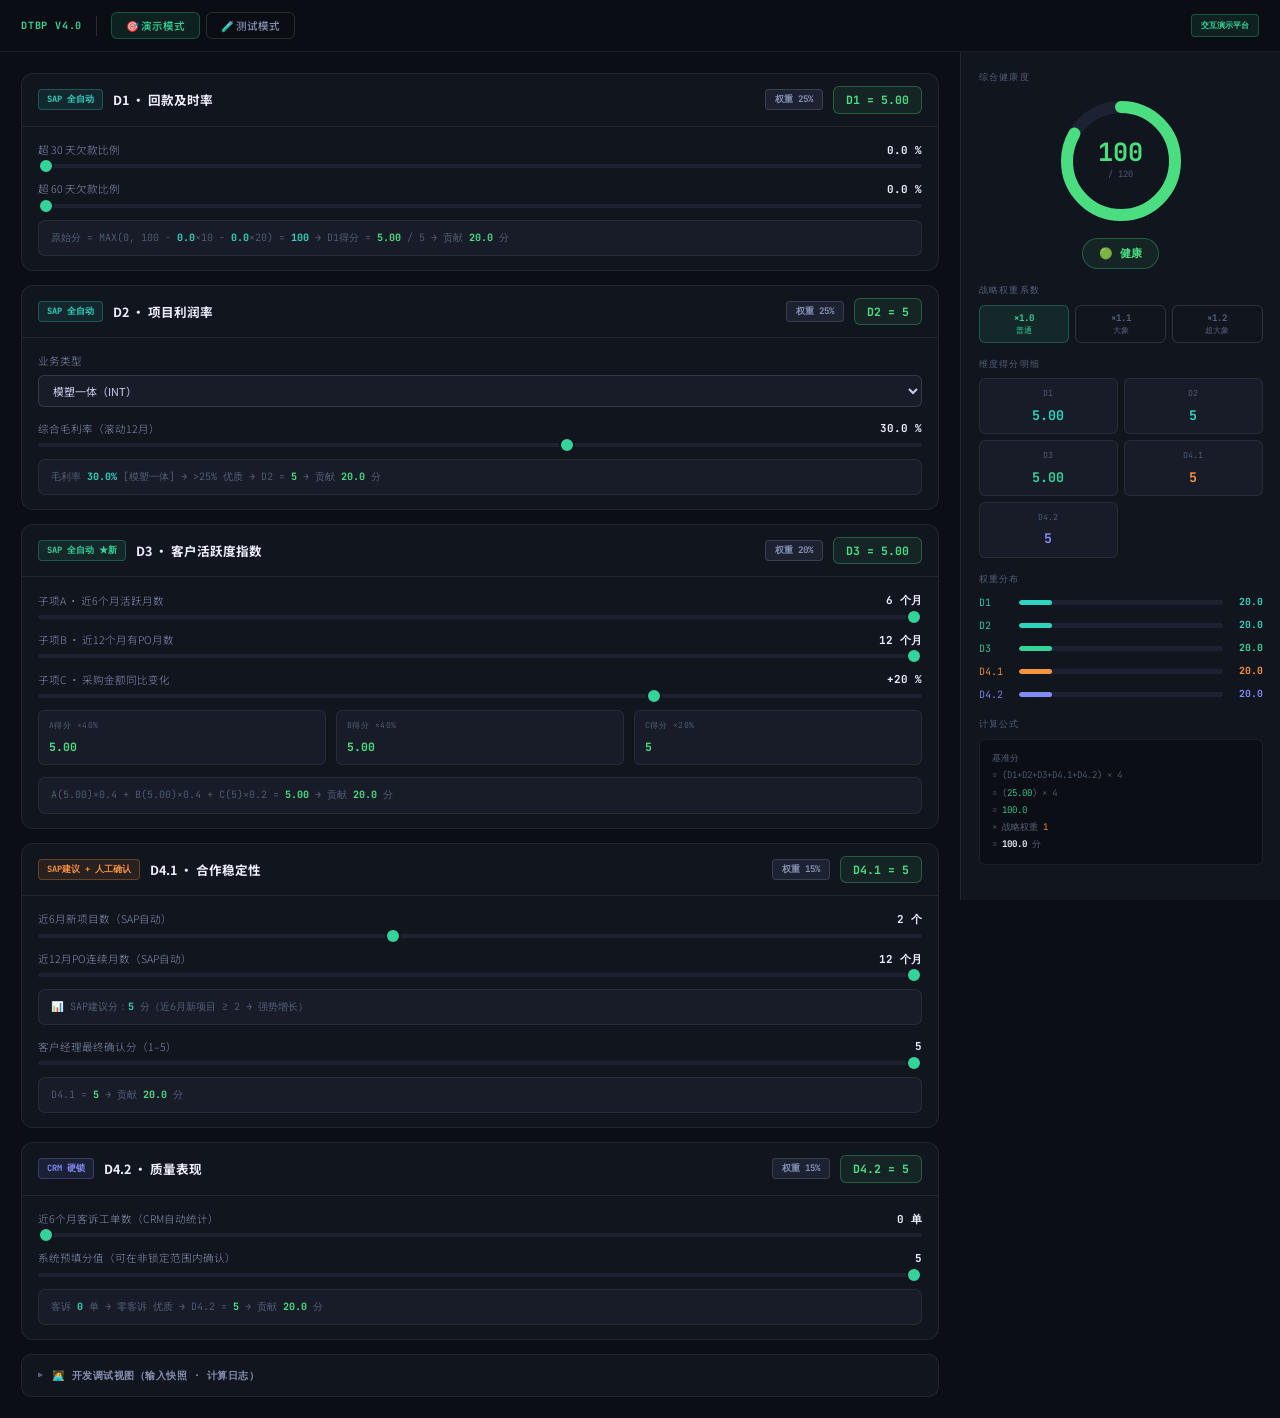
<file: 客户健康度演示.html>
<!DOCTYPE html>
<html lang="zh-CN">
<head>
<meta charset="UTF-8">
<meta name="viewport" content="width=device-width, initial-scale=1.0">
<title>客户健康度 V4.0 · 交互式演示与测试平台</title>
<link href="https://fonts.googleapis.com/css2?family=JetBrains+Mono:wght@400;500;700&family=Noto+Sans+SC:wght@300;400;500;700&display=swap" rel="stylesheet">
<style>
:root {
  --bg:#0b0e14; --bg2:#11151e; --bg3:#171c28; --bg4:#1d2232; --bg5:#222840;
  --line:rgba(255,255,255,.07); --line2:rgba(255,255,255,.13); --line3:rgba(255,255,255,.2);
  --tx:#c8ceea; --tx-dim:#54607a; --tx-mid:#8590b4; --white:#edf0fb;
  --sap:#2dd4bf; --sap-d:rgba(45,212,191,.1); --sap-b:rgba(45,212,191,.28);
  --new:#34d399; --new-d:rgba(52,211,153,.1); --new-b:rgba(52,211,153,.28);
  --crm:#818cf8; --crm-d:rgba(129,140,248,.1); --crm-b:rgba(129,140,248,.28);
  --calc:#fb923c; --calc-d:rgba(251,146,60,.1); --calc-b:rgba(251,146,60,.28);
  --g:#4ade80; --g-d:rgba(74,222,128,.08); --g-b:rgba(74,222,128,.3);
  --y:#fbbf24; --y-d:rgba(251,191,36,.08); --y-b:rgba(251,191,36,.3);
  --r:#f87171; --r-d:rgba(248,113,113,.08); --r-b:rgba(248,113,113,.3);
  --bl:#60a5fa; --mono:'JetBrains Mono',monospace; --sans:'Noto Sans SC',sans-serif;
}
*,*::before,*::after{box-sizing:border-box;margin:0;padding:0}
html{font-size:14px;scroll-behavior:smooth}
body{background:var(--bg);color:var(--tx);font-family:var(--sans);font-weight:300;line-height:1.7;min-height:100vh}

/* ── TOP BAR ── */
.topbar{background:rgba(11,14,20,.96);backdrop-filter:blur(14px);border-bottom:1px solid var(--line);
  padding:0 1.5rem;height:52px;display:flex;align-items:center;gap:1rem;
  position:sticky;top:0;z-index:300;overflow-x:auto}
.tb-brand{font-family:var(--mono);font-size:.72rem;font-weight:700;color:var(--new);
  letter-spacing:.08em;white-space:nowrap;flex-shrink:0}
.tb-sep{width:1px;height:20px;background:var(--line2);flex-shrink:0}
.mode-btns{display:flex;gap:6px;flex-shrink:0}
.mode-btn{font-family:var(--sans);font-size:.75rem;font-weight:500;padding:5px 14px;
  border-radius:6px;border:1px solid var(--line2);background:transparent;
  color:var(--tx-mid);cursor:pointer;transition:all .15s;white-space:nowrap}
.mode-btn.active{background:var(--new-d);color:var(--new);border-color:var(--new-b)}
.tb-right{margin-left:auto;display:flex;align-items:center;gap:10px;flex-shrink:0}
.tb-tag{font-family:var(--mono);font-size:.6rem;font-weight:700;padding:3px 9px;
  border-radius:4px;border:1px solid var(--new-b);background:var(--new-d);color:var(--new)}

/* ── LAYOUT ── */
.layout{display:grid;grid-template-columns:1fr 320px;gap:0;min-height:calc(100vh - 52px)}
.main{padding:1.5rem;overflow-y:auto;display:flex;flex-direction:column;gap:1rem}
.sidebar{background:var(--bg2);border-left:1px solid var(--line);
  padding:1.25rem;display:flex;flex-direction:column;gap:1rem;
  position:sticky;top:52px;height:calc(100vh - 52px);overflow-y:auto}

/* ── MODE PANELS ── */
.mode-panel{display:none}
.mode-panel.active{display:contents}
.test-bar{display:flex;gap:8px;flex-wrap:wrap;padding:.75rem 1rem;
  background:var(--bg2);border:1px solid var(--line);border-radius:10px}
.test-btn{font-size:.72rem;font-family:var(--sans);font-weight:500;padding:5px 12px;
  border-radius:6px;border:1px solid var(--line2);background:transparent;
  color:var(--tx-mid);cursor:pointer;transition:all .15s;white-space:nowrap}
.test-btn:hover{background:var(--bg3);color:var(--white);border-color:var(--line3)}
.test-btn.active{background:var(--crm-d);color:var(--crm);border-color:var(--crm-b)}

/* ── DIM CARD ── */
.dcard{background:var(--bg2);border:1px solid var(--line);border-radius:12px;
  overflow:hidden;transition:border-color .2s}
.dcard.locked{border-color:var(--r-b)!important;box-shadow:0 0 0 1px var(--r-b)}
.dcard.warn-diff{border-color:var(--y-b)}
.dcard-head{padding:12px 16px;border-bottom:1px solid var(--line);
  display:flex;align-items:center;gap:10px;flex-wrap:wrap}
.dim-badge{font-family:var(--mono);font-size:.62rem;font-weight:700;padding:2px 8px;
  border-radius:4px;border:1px solid;flex-shrink:0}
.db-sap{background:var(--sap-d);color:var(--sap);border-color:var(--sap-b)}
.db-new{background:var(--new-d);color:var(--new);border-color:var(--new-b)}
.db-crm{background:var(--crm-d);color:var(--crm);border-color:var(--crm-b)}
.db-mix{background:var(--calc-d);color:var(--calc);border-color:var(--calc-b)}
.dim-title{font-size:.9rem;font-weight:700;color:var(--white)}
.dim-wt{margin-left:auto;font-family:var(--mono);font-size:.65rem;font-weight:700;
  padding:2px 9px;border-radius:4px;background:var(--bg4);color:var(--tx-mid);
  border:1px solid var(--line2);flex-shrink:0}
.dim-score-badge{font-family:var(--mono);font-size:.82rem;font-weight:700;
  padding:3px 12px;border-radius:6px;flex-shrink:0}
.dsb-green{background:var(--g-d);color:var(--g);border:1px solid var(--g-b)}
.dsb-yellow{background:var(--y-d);color:var(--y);border:1px solid var(--y-b)}
.dsb-red{background:var(--r-d);color:var(--r);border:1px solid var(--r-b)}
.dcard-body{padding:14px 16px;display:flex;flex-direction:column;gap:12px}

/* ── CONTROLS ── */
.ctrl-row{display:flex;flex-direction:column;gap:5px}
.ctrl-label{display:flex;justify-content:space-between;align-items:center;
  font-size:.75rem;color:var(--tx-mid)}
.ctrl-label .cv{font-family:var(--mono);font-weight:700;color:var(--white);font-size:.78rem}
input[type=range]{-webkit-appearance:none;width:100%;height:4px;
  border-radius:2px;background:var(--bg4);outline:none;cursor:pointer}
input[type=range]::-webkit-slider-thumb{-webkit-appearance:none;width:16px;height:16px;
  border-radius:50%;background:var(--new);cursor:pointer;border:2px solid var(--bg2)}
input[type=range]:disabled{opacity:.4;cursor:not-allowed}
input[type=range]:disabled::-webkit-slider-thumb{background:var(--r)}
select{width:100%;padding:6px 10px;border:1px solid var(--line2);border-radius:6px;
  background:var(--bg3);color:var(--tx);font-family:var(--sans);font-size:.78rem;
  cursor:pointer;outline:none}
select:focus{border-color:var(--new-b)}

/* ── RESULT BAR ── */
.result-bar{background:var(--bg3);border:1px solid var(--line);border-radius:7px;
  padding:8px 12px;font-family:var(--mono);font-size:.72rem;color:var(--tx-dim);
  line-height:1.8}
.result-bar .hl{color:var(--sap);font-weight:700}
.result-bar .hg{color:var(--g);font-weight:700}
.result-bar .hy{color:var(--y);font-weight:700}
.result-bar .hr{color:var(--r);font-weight:700}

/* lock banner */
.lock-banner{background:var(--r-d);border:1px solid var(--r-b);border-radius:6px;
  padding:8px 12px;font-size:.75rem;color:var(--r);display:flex;align-items:center;gap:8px}
.warn-banner{background:var(--y-d);border:1px solid var(--y-b);border-radius:6px;
  padding:8px 12px;font-size:.75rem;color:var(--y);display:flex;align-items:center;gap:8px}
.info-banner{background:var(--new-d);border:1px solid var(--new-b);border-radius:6px;
  padding:8px 12px;font-size:.75rem;color:var(--new);display:flex;align-items:center;gap:8px}
.hidden{display:none!important}

/* ── SIDEBAR ── */
.sb-title{font-family:var(--mono);font-size:.62rem;letter-spacing:.15em;
  text-transform:uppercase;color:var(--tx-dim);margin-bottom:.5rem}
/* gauge */
.gauge-wrap{display:flex;flex-direction:column;align-items:center;gap:.5rem}
.gauge-ring{position:relative;width:140px;height:140px}
.gauge-svg{transform:rotate(-90deg)}
.gauge-bg-circle{fill:none;stroke:var(--bg4);stroke-width:12}
.gauge-fill{fill:none;stroke-width:12;stroke-linecap:round;
  transition:stroke-dashoffset .5s ease,stroke .3s}
.gauge-center{position:absolute;inset:0;display:flex;flex-direction:column;
  align-items:center;justify-content:center;gap:0}
.gauge-score{font-family:var(--mono);font-size:1.8rem;font-weight:700;line-height:1}
.gauge-max{font-family:var(--mono);font-size:.62rem;color:var(--tx-dim);margin-top:2px}
.status-badge{padding:5px 16px;border-radius:20px;font-size:.78rem;font-weight:700;
  font-family:var(--mono);border:1px solid}
.sb-green{background:var(--g-d);color:var(--g);border-color:var(--g-b)}
.sb-yellow{background:var(--y-d);color:var(--y);border-color:var(--y-b)}
.sb-red{background:var(--r-d);color:var(--r);border-color:var(--r-b)}
/* breakdown */
.breakdown{display:flex;flex-direction:column;gap:6px}
.bk-row{display:flex;align-items:center;gap:8px;font-size:.72rem}
.bk-label{color:var(--tx-dim);width:32px;font-family:var(--mono)}
.bk-track{flex:1;height:5px;background:var(--bg4);border-radius:3px;overflow:hidden}
.bk-fill{height:100%;border-radius:3px;transition:width .4s ease}
.bk-val{width:32px;text-align:right;font-family:var(--mono);font-weight:700;font-size:.7rem}
/* weight selector */
.wt-sel{display:flex;gap:6px}
.wt-opt{flex:1;text-align:center;padding:6px 4px;border-radius:6px;
  border:1px solid var(--line2);background:transparent;font-family:var(--mono);
  font-size:.65rem;font-weight:700;cursor:pointer;color:var(--tx-dim);transition:all .15s}
.wt-opt.sel{background:var(--new-d);color:var(--new);border-color:var(--new-b)}
/* score grid */
.score-grid{display:grid;grid-template-columns:1fr 1fr;gap:6px}
.sg-cell{background:var(--bg3);border:1px solid var(--line);border-radius:6px;
  padding:7px 10px;text-align:center}
.sg-dim{font-family:var(--mono);font-size:.6rem;color:var(--tx-dim);margin-bottom:3px}
.sg-val{font-family:var(--mono);font-size:.95rem;font-weight:700}

/* ── DEV DETAILS ── */
details{background:var(--bg2);border:1px solid var(--line);border-radius:10px;overflow:hidden}
details summary{padding:12px 16px;font-family:var(--mono);font-size:.72rem;font-weight:700;
  color:var(--tx-mid);cursor:pointer;list-style:none;display:flex;align-items:center;gap:8px;
  letter-spacing:.05em}
details summary::before{content:'▶';font-size:.6rem;color:var(--tx-dim);transition:transform .15s}
details[open] summary::before{transform:rotate(90deg)}
.dev-content{padding:16px;border-top:1px solid var(--line)}
.json-out{font-family:var(--mono);font-size:.7rem;line-height:1.8;color:var(--tx-mid);
  white-space:pre;overflow-x:auto;background:var(--bg);border-radius:6px;
  padding:12px;border:1px solid var(--line2)}
.log-entry{font-family:var(--mono);font-size:.68rem;line-height:1.7;color:var(--tx-mid)}
.log-entry .le-dim{color:var(--sap);font-weight:700}
.log-entry .le-val{color:var(--new);font-weight:700}
.log-entry .le-warn{color:var(--y)}
.log-entry .le-lock{color:var(--r)}

/* ── D3 SUB ── */
.sub-grid{display:grid;grid-template-columns:1fr 1fr 1fr;gap:10px}
.sub-cell{background:var(--bg3);border:1px solid var(--line);border-radius:6px;padding:8px 10px}
.sub-label{font-family:var(--mono);font-size:.58rem;color:var(--tx-dim);margin-bottom:4px;
  letter-spacing:.06em;text-transform:uppercase}
.sub-val{font-family:var(--mono);font-size:.82rem;font-weight:700}

@media(max-width:900px){
  .layout{grid-template-columns:1fr}
  .sidebar{position:static;height:auto;border-left:none;border-top:1px solid var(--line)}
  .sub-grid{grid-template-columns:1fr}
  .score-grid{grid-template-columns:repeat(5,1fr)}
}
</style>
</head>
<body>

<!-- TOP BAR -->
<div class="topbar">
  <div class="tb-brand">DTBP V4.0</div>
  <div class="tb-sep"></div>
  <div class="mode-btns">
    <button class="mode-btn active" id="btn-demo" onclick="setMode('demo')">🎯 演示模式</button>
    <button class="mode-btn" id="btn-test" onclick="setMode('test')">🧪 测试模式</button>
  </div>
  <div class="tb-right">
    <div class="tb-tag">交互演示平台</div>
  </div>
</div>

<div class="layout">
<div class="main">

  <!-- TEST CASE BAR -->
  <div id="test-bar" class="test-bar hidden">
    <span style="font-size:.72rem;color:var(--tx-dim);align-self:center;margin-right:4px;flex-shrink:0">预设用例：</span>
    <button class="test-btn" onclick="loadCase('excellent')">⭐ 优质客户</button>
    <button class="test-btn" onclick="loadCase('risk')">⚠️ 风险客户</button>
    <button class="test-btn" onclick="loadCase('complaint')">🔒 投诉超标</button>
    <button class="test-btn" onclick="loadCase('newcust')">🌱 新客户</button>
    <button class="test-btn" onclick="loadCase('elephant')">🐘 超级大象</button>
    <button class="test-btn" onclick="loadCase('reset')">↺ 重置</button>
  </div>

  <!-- D1 -->
  <div class="dcard" id="card-d1">
    <div class="dcard-head">
      <span class="dim-badge db-sap">SAP 全自动</span>
      <span class="dim-title">D1 · 回款及时率</span>
      <span class="dim-wt">权重 25%</span>
      <span class="dim-score-badge dsb-green" id="badge-d1">D1 = 5.00</span>
    </div>
    <div class="dcard-body">
      <div class="ctrl-row">
        <div class="ctrl-label"><span>超 30 天欠款比例</span><span class="cv" id="lbl-o30">0 %</span></div>
        <input type="range" id="sl-o30" min="0" max="30" step="0.5" value="0" oninput="onD1()">
      </div>
      <div class="ctrl-row">
        <div class="ctrl-label"><span>超 60 天欠款比例</span><span class="cv" id="lbl-o60">0 %</span></div>
        <input type="range" id="sl-o60" min="0" max="20" step="0.5" value="0" oninput="onD1()">
      </div>
      <div class="result-bar" id="res-d1">
        原始分 = MAX(0, 100 − <span class="hl">0</span>×10 − <span class="hl">0</span>×20) = <span class="hl">100</span> → D1得分 = <span class="hg">5.00</span> / 5 → 贡献 <span class="hg">20.0</span> 分
      </div>
    </div>
  </div>

  <!-- D2 -->
  <div class="dcard" id="card-d2">
    <div class="dcard-head">
      <span class="dim-badge db-sap">SAP 全自动</span>
      <span class="dim-title">D2 · 项目利润率</span>
      <span class="dim-wt">权重 25%</span>
      <span class="dim-score-badge dsb-green" id="badge-d2">D2 = 5</span>
    </div>
    <div class="dcard-body">
      <div class="ctrl-row">
        <div class="ctrl-label"><span>业务类型</span></div>
        <select id="sel-biztype" onchange="onD2()">
          <option value="int">模塑一体（INT）</option>
          <option value="com">商品模（COM）</option>
        </select>
      </div>
      <div class="ctrl-row">
        <div class="ctrl-label"><span>综合毛利率（滚动12月）</span><span class="cv" id="lbl-margin">30 %</span></div>
        <input type="range" id="sl-margin" min="0" max="50" step="0.5" value="30" oninput="onD2()">
      </div>
      <div class="result-bar" id="res-d2">毛利率 <span class="hl">30%</span> → 模塑一体阈值匹配 → D2 = <span class="hg">5</span> → 贡献 <span class="hg">20.0</span> 分</div>
    </div>
  </div>

  <!-- D3 -->
  <div class="dcard" id="card-d3">
    <div class="dcard-head">
      <span class="dim-badge db-new">SAP 全自动 ★新</span>
      <span class="dim-title">D3 · 客户活跃度指数</span>
      <span class="dim-wt">权重 20%</span>
      <span class="dim-score-badge dsb-green" id="badge-d3">D3 = 5.00</span>
    </div>
    <div class="dcard-body">
      <div class="ctrl-row">
        <div class="ctrl-label"><span>子项A · 近6个月活跃月数</span><span class="cv" id="lbl-actm">6 个月</span></div>
        <input type="range" id="sl-actm" min="0" max="6" step="1" value="6" oninput="onD3()">
      </div>
      <div class="ctrl-row">
        <div class="ctrl-label"><span>子项B · 近12个月有PO月数</span><span class="cv" id="lbl-pom">12 个月</span></div>
        <input type="range" id="sl-pom" min="0" max="12" step="1" value="12" oninput="onD3()">
      </div>
      <div class="ctrl-row">
        <div class="ctrl-label"><span>子项C · 采购金额同比变化</span><span class="cv" id="lbl-yoy">+20 %</span></div>
        <input type="range" id="sl-yoy" min="-50" max="50" step="1" value="20" oninput="onD3()">
      </div>
      <div class="sub-grid">
        <div class="sub-cell"><div class="sub-label">A得分 ×40%</div><div class="sub-val" id="sub-a" style="color:var(--sap)">5.00</div></div>
        <div class="sub-cell"><div class="sub-label">B得分 ×40%</div><div class="sub-val" id="sub-b" style="color:var(--sap)">5.00</div></div>
        <div class="sub-cell"><div class="sub-label">C得分 ×20%</div><div class="sub-val" id="sub-c" style="color:var(--sap)">5</div></div>
      </div>
      <div class="result-bar" id="res-d3">A×0.4 + B×0.4 + C×0.2 = <span class="hg">5.00</span> → 贡献 <span class="hg">16.0</span> 分</div>
      <div class="info-banner hidden" id="d3-new-warn">ℹ️ 新客户 · 前12月无采购数据，子项C默认3分（中性），标记"数据不足"</div>
    </div>
  </div>

  <!-- D4.1 -->
  <div class="dcard" id="card-d41">
    <div class="dcard-head">
      <span class="dim-badge db-mix">SAP建议 + 人工确认</span>
      <span class="dim-title">D4.1 · 合作稳定性</span>
      <span class="dim-wt">权重 15%</span>
      <span class="dim-score-badge dsb-green" id="badge-d41">D4.1 = 5</span>
    </div>
    <div class="dcard-body">
      <div class="ctrl-row">
        <div class="ctrl-label"><span>近6月新项目数（SAP自动）</span><span class="cv" id="lbl-newproj">2 个</span></div>
        <input type="range" id="sl-newproj" min="0" max="5" step="1" value="2" oninput="onD41()">
      </div>
      <div class="ctrl-row">
        <div class="ctrl-label"><span>近12月PO连续月数（SAP自动）</span><span class="cv" id="lbl-pocont">12 个月</span></div>
        <input type="range" id="sl-pocont" min="0" max="12" step="1" value="12" oninput="onD41()">
      </div>
      <div class="result-bar" id="res-d41-suggest">📊 SAP建议分：<span class="hl" id="suggest-val">5</span> 分（近6月新项目 ≥ 2 → 强势增长）</div>
      <div class="ctrl-row">
        <div class="ctrl-label"><span>客户经理最终确认分（1–5）</span><span class="cv" id="lbl-d41">5</span></div>
        <input type="range" id="sl-d41" min="1" max="5" step="1" value="5" oninput="onD41()">
      </div>
      <div class="warn-banner hidden" id="d41-warn">⚠️ 与系统建议差异 ≥ 2 档，需<strong>销售经理复核签字</strong>，并填写调整原因</div>
      <div class="result-bar" id="res-d41">D4.1 = <span class="hg">5</span> → 贡献 <span class="hg">12.0</span> 分</div>
    </div>
  </div>

  <!-- D4.2 -->
  <div class="dcard" id="card-d42">
    <div class="dcard-head">
      <span class="dim-badge db-crm">CRM 硬锁</span>
      <span class="dim-title">D4.2 · 质量表现</span>
      <span class="dim-wt">权重 15%</span>
      <span class="dim-score-badge dsb-green" id="badge-d42">D4.2 = 5</span>
    </div>
    <div class="dcard-body">
      <div class="ctrl-row">
        <div class="ctrl-label"><span>近6个月客诉工单数（CRM自动统计）</span><span class="cv" id="lbl-comp">0 单</span></div>
        <input type="range" id="sl-comp" min="0" max="6" step="1" value="0" oninput="onD42()">
      </div>
      <div class="lock-banner hidden" id="d42-lock">🔒 客诉 ≥ 3 单，得分<strong>强制锁定为 1 分</strong>，任何人无法修改（包含销售经理）</div>
      <div class="ctrl-row" id="d42-manual-row">
        <div class="ctrl-label"><span>系统预填分值（可在非锁定范围内确认）</span><span class="cv" id="lbl-d42">5</span></div>
        <input type="range" id="sl-d42" min="1" max="5" step="1" value="5" oninput="onD42()">
      </div>
      <div class="result-bar" id="res-d42">客诉 <span class="hl">0</span> 单 → 零客诉 → D4.2 = <span class="hg">5</span> → 贡献 <span class="hg">12.0</span> 分</div>
    </div>
  </div>

  <!-- DEV DETAILS -->
  <details>
    <summary>🧑‍💻 开发调试视图（输入快照 · 计算日志）</summary>
    <div class="dev-content" style="display:flex;flex-direction:column;gap:12px">
      <div>
        <div style="font-family:var(--mono);font-size:.62rem;letter-spacing:.1em;text-transform:uppercase;color:var(--tx-dim);margin-bottom:6px">输入参数快照 (JSON)</div>
        <div class="json-out" id="dev-json">{}</div>
      </div>
      <div>
        <div style="font-family:var(--mono);font-size:.62rem;letter-spacing:.1em;text-transform:uppercase;color:var(--tx-dim);margin-bottom:6px">计算日志</div>
        <div class="json-out" id="dev-log"></div>
      </div>
    </div>
  </details>
</div>

<!-- SIDEBAR -->
<div class="sidebar">
  <div>
    <div class="sb-title">综合健康度</div>
    <div class="gauge-wrap">
      <div class="gauge-ring">
        <svg class="gauge-svg" width="140" height="140" viewBox="0 0 140 140">
          <circle class="gauge-bg-circle" cx="70" cy="70" r="54"/>
          <circle class="gauge-fill" id="gauge-fill" cx="70" cy="70" r="54"
            stroke-dasharray="339.3" stroke-dashoffset="339.3" stroke="var(--g)"/>
        </svg>
        <div class="gauge-center">
          <div class="gauge-score" id="gauge-score" style="color:var(--g)">100</div>
          <div class="gauge-max">/ 120</div>
        </div>
      </div>
      <span class="status-badge sb-green" id="status-badge">🟢 健康</span>
    </div>
  </div>

  <div>
    <div class="sb-title">战略权重系数</div>
    <div class="wt-sel">
      <button class="wt-opt sel" onclick="setWeight(1.0,this)">×1.0<br><span style="font-size:.55rem;font-weight:400">普通</span></button>
      <button class="wt-opt" onclick="setWeight(1.1,this)">×1.1<br><span style="font-size:.55rem;font-weight:400">大象</span></button>
      <button class="wt-opt" onclick="setWeight(1.2,this)">×1.2<br><span style="font-size:.55rem;font-weight:400">超大象</span></button>
    </div>
  </div>

  <div>
    <div class="sb-title">维度得分明细</div>
    <div class="score-grid">
      <div class="sg-cell"><div class="sg-dim">D1</div><div class="sg-val" id="sg-d1" style="color:var(--sap)">5.0</div></div>
      <div class="sg-cell"><div class="sg-dim">D2</div><div class="sg-val" id="sg-d2" style="color:var(--sap)">5</div></div>
      <div class="sg-cell"><div class="sg-dim">D3</div><div class="sg-val" id="sg-d3" style="color:var(--new)">5.0</div></div>
      <div class="sg-cell"><div class="sg-dim">D4.1</div><div class="sg-val" id="sg-d41" style="color:var(--calc)">5</div></div>
      <div class="sg-cell"><div class="sg-dim">D4.2</div><div class="sg-val" id="sg-d42" style="color:var(--crm)">5</div></div>
    </div>
  </div>

  <div>
    <div class="sb-title">权重分布</div>
    <div class="breakdown" id="breakdown">
      <div class="bk-row"><span class="bk-label" style="color:var(--sap)">D1</span><div class="bk-track"><div class="bk-fill" id="bk-d1" style="background:var(--sap);width:100%"></div></div><span class="bk-val" id="bkv-d1" style="color:var(--sap)">20.0</span></div>
      <div class="bk-row"><span class="bk-label" style="color:var(--sap)">D2</span><div class="bk-track"><div class="bk-fill" id="bk-d2" style="background:var(--sap);width:100%"></div></div><span class="bk-val" id="bkv-d2" style="color:var(--sap)">20.0</span></div>
      <div class="bk-row"><span class="bk-label" style="color:var(--new)">D3</span><div class="bk-track"><div class="bk-fill" id="bk-d3" style="background:var(--new);width:100%"></div></div><span class="bk-val" id="bkv-d3" style="color:var(--new)">16.0</span></div>
      <div class="bk-row"><span class="bk-label" style="color:var(--calc)">D4.1</span><div class="bk-track"><div class="bk-fill" id="bk-d41" style="background:var(--calc);width:100%"></div></div><span class="bk-val" id="bkv-d41" style="color:var(--calc)">12.0</span></div>
      <div class="bk-row"><span class="bk-label" style="color:var(--crm)">D4.2</span><div class="bk-track"><div class="bk-fill" id="bk-d42" style="background:var(--crm);width:100%"></div></div><span class="bk-val" id="bkv-d42" style="color:var(--crm)">12.0</span></div>
    </div>
  </div>

  <div>
    <div class="sb-title">计算公式</div>
    <div style="font-family:var(--mono);font-size:.65rem;line-height:1.9;color:var(--tx-dim);
      background:var(--bg);border:1px solid var(--line);border-radius:6px;padding:10px 12px">
      基准分<br>= (D1+D2+D3+D4.1+D4.2) × 4<br>
      = (<span id="f-sum" style="color:var(--new)">25.00</span>) × 4<br>
      = <span id="f-base" style="color:var(--new)">100.0</span><br>
      × 战略权重 <span id="f-wt" style="color:var(--calc)">1.0</span><br>
      = <span id="f-final" style="color:var(--white);font-weight:700">100.0</span> 分
    </div>
  </div>
</div>
</div>

<script>
// ── STATE ──
var state = {
  o30:0, o60:0,
  biztype:'int', margin:30,
  actm:6, pom:12, yoy:20,
  newproj:2, pocont:12, d41:5,
  comp:0, d42:5,
  weight:1.0,
  isNewCust:false
};

// ── SCORES ──
var scores = {d1:5, d2:5, d3:5, d41:5, d42:5};

// ── MODE ──
function setMode(m) {
  document.getElementById('btn-demo').classList.toggle('active', m==='demo');
  document.getElementById('btn-test').classList.toggle('active', m==='test');
  document.getElementById('test-bar').classList.toggle('hidden', m==='demo');
}

// ── WEIGHT ──
var stratWeight = 1.0;
function setWeight(w, el) {
  stratWeight = w;
  document.querySelectorAll('.wt-opt').forEach(function(b){b.classList.remove('sel')});
  el.classList.add('sel');
  recalc();
}

// ── D1 ──
function onD1() {
  var o30 = parseFloat(document.getElementById('sl-o30').value);
  var o60 = parseFloat(document.getElementById('sl-o60').value);
  if (o60 > o30) { document.getElementById('sl-o60').value = o30; o60 = o30; }
  state.o30 = o30; state.o60 = o60;
  document.getElementById('lbl-o30').textContent = o30.toFixed(1) + ' %';
  document.getElementById('lbl-o60').textContent = o60.toFixed(1) + ' %';
  var raw = Math.max(0, 100 - o30*10 - o60*20);
  var d1 = raw/20;
  scores.d1 = d1;
  var contrib = (d1*4*stratWeight).toFixed(1);
  var c = d1>=4?'hg':d1>=2.5?'hy':'hr';
  document.getElementById('res-d1').innerHTML =
    '原始分 = MAX(0, 100 − <span class="hl">'+o30.toFixed(1)+'</span>×10 − <span class="hl">'+o60.toFixed(1)+'</span>×20) = <span class="hl">'+raw.toFixed(0)+'</span> → D1得分 = <span class="'+c+'">'+d1.toFixed(2)+'</span> / 5 → 贡献 <span class="'+c+'">'+contrib+'</span> 分';
  updateBadge('badge-d1','D1 = '+d1.toFixed(2),d1);
  recalc();
}

// ── D2 ──
function getD2Score(margin, type) {
  if (type==='int') {
    if (margin>25) return 5;
    if (margin>22) return 4;
    if (margin>18) return 3;
    if (margin>15) return 2;
    return 1;
  } else {
    if (margin>35) return 5;
    if (margin>30) return 4;
    if (margin>24) return 3;
    if (margin>20) return 2;
    return 1;
  }
}
function getD2Label(margin, type, score) {
  var labels = {
    int:['<15% 告警','15-18% 偏低','18-22% 正常','22-25% 良好','>25% 优质'],
    com:['<20% 告警','20-24% 偏低','24-30% 正常','30-35% 良好','>35% 优质']
  };
  return labels[type][score-1];
}
function onD2() {
  var margin = parseFloat(document.getElementById('sl-margin').value);
  var type = document.getElementById('sel-biztype').value;
  state.margin = margin; state.biztype = type;
  document.getElementById('lbl-margin').textContent = margin.toFixed(1)+' %';
  var d2 = getD2Score(margin, type);
  scores.d2 = d2;
  var label = getD2Label(margin, type, d2);
  var typeName = type==='int'?'模塑一体':'商品模';
  var c = d2>=4?'hg':d2>=3?'hy':'hr';
  var contrib = (d2*4*stratWeight).toFixed(1);
  document.getElementById('res-d2').innerHTML =
    '毛利率 <span class="hl">'+margin.toFixed(1)+'%</span> ['+typeName+'] → '+label+' → D2 = <span class="'+c+'">'+d2+'</span> → 贡献 <span class="'+c+'">'+contrib+'</span> 分';
  updateBadge('badge-d2','D2 = '+d2,d2);
  recalc();
}

// ── D3 ──
function getC(yoy) {
  if (yoy>15) return 5;
  if (yoy>0)  return 4;
  if (yoy>-10) return 3;
  if (yoy>-20) return 2;
  return 1;
}
function onD3() {
  var actm = parseInt(document.getElementById('sl-actm').value);
  var pom  = parseInt(document.getElementById('sl-pom').value);
  var yoy  = parseInt(document.getElementById('sl-yoy').value);
  state.actm=actm; state.pom=pom; state.yoy=yoy;
  document.getElementById('lbl-actm').textContent = actm + ' 个月';
  document.getElementById('lbl-pom').textContent  = pom + ' 个月';
  document.getElementById('lbl-yoy').textContent  = (yoy>=0?'+':'')+yoy+' %';
  var A = (actm/6)*5;
  var B = (pom/12)*5;
  var isNew = state.isNewCust || pom===0;
  var C = isNew ? 3 : getC(yoy);
  var d3 = A*0.4 + B*0.4 + C*0.2;
  scores.d3 = d3;
  var ac = A>=4?'hg':A>=2.5?'hy':'hr';
  var bc = B>=4?'hg':B>=2.5?'hy':'hr';
  var cc = C>=4?'hg':C>=3?'hy':'hr';
  document.getElementById('sub-a').textContent = A.toFixed(2);
  document.getElementById('sub-a').style.color = A>=4?'var(--g)':A>=2.5?'var(--y)':'var(--r)';
  document.getElementById('sub-b').textContent = B.toFixed(2);
  document.getElementById('sub-b').style.color = B>=4?'var(--g)':B>=2.5?'var(--y)':'var(--r)';
  document.getElementById('sub-c').textContent = C;
  document.getElementById('sub-c').style.color = C>=4?'var(--g)':C>=3?'var(--y)':'var(--r)';
  var c = d3>=4?'hg':d3>=2.5?'hy':'hr';
  var contrib = (d3*4*stratWeight).toFixed(1);
  document.getElementById('res-d3').innerHTML =
    'A('+A.toFixed(2)+')×0.4 + B('+B.toFixed(2)+')×0.4 + C('+C+')×0.2 = <span class="'+c+'">'+d3.toFixed(2)+'</span> → 贡献 <span class="'+c+'">'+contrib+'</span> 分';
  document.getElementById('d3-new-warn').classList.toggle('hidden', !isNew);
  updateBadge('badge-d3','D3 = '+d3.toFixed(2),d3);
  recalc();
}

// ── D4.1 ──
function getSuggest(newproj, pocont) {
  if (newproj>=2) return {val:5, label:'近6月新项目 ≥ 2 → 强势增长'};
  if (newproj===1) return {val:4, label:'近6月新项目 = 1 → 稳步推进'};
  if (pocont>=10)  return {val:3, label:'PO连续 ≥ 10月，无新项目 → 稳定存量'};
  if (pocont>=6)   return {val:2, label:'PO连续 6–9月 → 轻度萎缩'};
  return {val:1, label:'近6月无发货/断PO → 业务停滞'};
}
function onD41() {
  var np = parseInt(document.getElementById('sl-newproj').value);
  var pc = parseInt(document.getElementById('sl-pocont').value);
  var d41 = parseInt(document.getElementById('sl-d41').value);
  state.newproj=np; state.pocont=pc; state.d41=d41;
  document.getElementById('lbl-newproj').textContent = np+' 个';
  document.getElementById('lbl-pocont').textContent = pc+' 个月';
  document.getElementById('lbl-d41').textContent = d41;
  var sug = getSuggest(np, pc);
  document.getElementById('suggest-val').textContent = sug.val;
  document.getElementById('res-d41-suggest').innerHTML =
    '📊 SAP建议分：<span class="hl">'+sug.val+'</span> 分（'+sug.label+'）';
  var diff = Math.abs(d41 - sug.val);
  var warnEl = document.getElementById('d41-warn');
  warnEl.classList.toggle('hidden', diff<2);
  document.getElementById('card-d41').classList.toggle('warn-diff', diff>=2);
  scores.d41 = d41;
  var c = d41>=4?'hg':d41>=3?'hy':'hr';
  var contrib = (d41*4*stratWeight).toFixed(1);
  document.getElementById('res-d41').innerHTML =
    'D4.1 = <span class="'+c+'">'+d41+'</span> → 贡献 <span class="'+c+'">'+contrib+'</span> 分';
  updateBadge('badge-d41','D4.1 = '+d41,d41);
  recalc();
}

// ── D4.2 ──
function autoD42(comp) {
  if (comp>=3) return 1;
  if (comp===0) return 5;
  if (comp===1) return 4;
  return 3; // comp===2
}
var d42Locked = false;
function onD42() {
  var comp = parseInt(document.getElementById('sl-comp').value);
  state.comp = comp;
  document.getElementById('lbl-comp').textContent = comp+' 单';
  var locked = comp>=3;
  d42Locked = locked;
  var lockEl = document.getElementById('d42-lock');
  var manualRow = document.getElementById('d42-manual-row');
  lockEl.classList.toggle('hidden', !locked);
  document.getElementById('card-d42').classList.toggle('locked', locked);
  var d42;
  if (locked) {
    d42 = 1;
    document.getElementById('sl-d42').disabled = true;
    document.getElementById('sl-d42').value = 1;
    document.getElementById('lbl-d42').textContent = '1 🔒';
  } else {
    document.getElementById('sl-d42').disabled = false;
    var preset = autoD42(comp);
    // only auto-fill if user hasn't manually changed it in this call
    d42 = parseInt(document.getElementById('sl-d42').value);
    // update presets for known values
    document.getElementById('sl-d42').value = preset;
    document.getElementById('lbl-d42').textContent = preset;
    d42 = preset;
    state.d42 = d42;
  }
  scores.d42 = d42;
  var c = d42>=4?'hg':d42>=3?'hy':'hr';
  var contrib = (d42*4*stratWeight).toFixed(1);
  var lockNote = locked ? '⚠️ <strong>强制锁定</strong> 不可修改' : (comp===0?'零客诉 优质':'有'+comp+'单客诉 系统预填');
  document.getElementById('res-d42').innerHTML =
    '客诉 <span class="hl">'+comp+'</span> 单 → '+lockNote+' → D4.2 = <span class="'+c+'">'+d42+'</span> → 贡献 <span class="'+c+'">'+contrib+'</span> 分';
  updateBadge('badge-d42','D4.2 = '+(locked?'1 🔒':d42),d42);
  recalc();
}

// ── RECALC ──
function recalc() {
  var d1=scores.d1, d2=scores.d2, d3=scores.d3, d41=scores.d41, d42=scores.d42;
  var sum = d1+d2+d3+d41+d42;
  var base = sum*4;
  var final = base*stratWeight;
  document.getElementById('f-sum').textContent = sum.toFixed(2);
  document.getElementById('f-base').textContent = base.toFixed(1);
  document.getElementById('f-wt').textContent = stratWeight;
  document.getElementById('f-final').textContent = final.toFixed(1);
  // gauge
  var pct = Math.min(final/120, 1);
  var circ = 339.3;
  var offset = circ - pct*circ;
  var gFill = document.getElementById('gauge-fill');
  gFill.style.strokeDashoffset = offset;
  var col = final>=80?'var(--g)':final>=60?'var(--y)':'var(--r)';
  gFill.style.stroke = col;
  document.getElementById('gauge-score').textContent = final.toFixed(0);
  document.getElementById('gauge-score').style.color = col;
  // status
  var sb = document.getElementById('status-badge');
  if (final>=80){ sb.textContent='🟢 健康'; sb.className='status-badge sb-green'; }
  else if (final>=60){ sb.textContent='🟡 关注'; sb.className='status-badge sb-yellow'; }
  else { sb.textContent='🔴 风险'; sb.className='status-badge sb-red'; }
  // score grid
  document.getElementById('sg-d1').textContent = d1.toFixed(2);
  document.getElementById('sg-d2').textContent = d2;
  document.getElementById('sg-d3').textContent = d3.toFixed(2);
  document.getElementById('sg-d41').textContent = d41;
  document.getElementById('sg-d42').textContent = d42;
  // breakdown bars (max contribution per dim at ×1.2: d1&d2=24,d3=19.2,d4x=14.4 → normalized to 100)
  var maxFinal = 120;
  function setBar(id,vid,score,mult){
    var contrib=(score*4*stratWeight);
    var pct2=Math.min(contrib/maxFinal*100,100);
    document.getElementById(id).style.width=pct2+'%';
    document.getElementById(vid).textContent=contrib.toFixed(1);
  }
  setBar('bk-d1','bkv-d1',d1); setBar('bk-d2','bkv-d2',d2);
  setBar('bk-d3','bkv-d3',d3); setBar('bk-d41','bkv-d41',d41); setBar('bk-d42','bkv-d42',d42);
  // dev json + log
  updateDev(d1,d2,d3,d41,d42,sum,base,final);
}

function updateDev(d1,d2,d3,d41,d42,sum,base,final){
  var snap = {
    inputs:{
      D1:{over30pct:state.o30,over60pct:state.o60},
      D2:{margin:state.margin,biztype:state.biztype},
      D3:{activeMonths:state.actm,poMonths:state.pom,yoyChange:state.yoy},
      D4_1:{newProj:state.newproj,poContinuous:state.pocont,finalScore:d41},
      D4_2:{complaints:state.comp,locked:d42Locked,score:d42},
      stratWeight:stratWeight
    },
    outputs:{d1:+d1.toFixed(4),d2:d2,d3:+d3.toFixed(4),d41:d41,d42:d42,
      sum:+sum.toFixed(4),base:+base.toFixed(2),final:+final.toFixed(2)}
  };
  document.getElementById('dev-json').textContent = JSON.stringify(snap,null,2);
  var sug=getSuggest(state.newproj,state.pocont);
  var raw1=Math.max(0,100-state.o30*10-state.o60*20);
  var log=[
    '[ D1 ] 超30天='+state.o30+'%, 超60天='+state.o60+'%',
    '       原始分 = MAX(0, 100-'+state.o30+'×10-'+state.o60+'×20) = '+raw1.toFixed(0),
    '       D1得分 = '+raw1.toFixed(0)+'/20 = '+d1.toFixed(4),
    '',
    '[ D2 ] 毛利率='+state.margin+'%, 类型='+state.biztype,
    '       → 得分 = '+d2+' ('+getD2Label(state.margin,state.biztype,d2)+')',
    '',
    '[ D3 ] 活跃月='+(state.actm)+'/6, PO月='+(state.pom)+'/12, 同比='+(state.yoy>0?'+':'')+state.yoy+'%',
    '       A = ('+state.actm+'/6)×5 = '+((state.actm/6)*5).toFixed(2),
    '       B = ('+state.pom+'/12)×5 = '+((state.pom/12)*5).toFixed(2),
    '       C = '+getC(state.yoy)+(state.isNewCust?' [新客户默认3]':''),
    '       D3 = A×0.4+B×0.4+C×0.2 = '+d3.toFixed(4),
    '',
    '[ D4.1 ] SAP建议='+sug.val+'分 ('+sug.label+')',
    '         客户确认='+d41+'分'+(Math.abs(d41-sug.val)>=2?' ⚠️ 差异≥2档，需复核':''),
    '',
    '[ D4.2 ] 客诉='+state.comp+'单'+(d42Locked?' 🔒 强制锁定=1分':' → 预填='+d42+'分'),
    '',
    '[ 汇总 ] ('+d1.toFixed(2)+'+'+d2+'+'+d3.toFixed(2)+'+'+d41+'+'+d42+') × 4 × '+stratWeight,
    '         = '+sum.toFixed(2)+' × 4 × '+stratWeight+' = '+final.toFixed(2),
    '         状态: '+(final>=80?'GREEN ✓':final>=60?'YELLOW ⚠':' RED ✗')
  ];
  document.getElementById('dev-log').textContent = log.join('\n');
}

function updateBadge(id,text,score){
  var el=document.getElementById(id);
  el.textContent=text;
  el.className='dim-score-badge '+(score>=4?'dsb-green':score>=2.5?'dsb-yellow':'dsb-red');
}

// ── TEST CASES ──
function loadCase(name){
  document.querySelectorAll('.test-btn').forEach(function(b){b.classList.remove('active')});
  event.target.classList.add('active');
  state.isNewCust = (name==='newcust');
  var c={
    excellent:{o30:0,o60:0,biztype:'int',margin:30,actm:6,pom:12,yoy:20,newproj:2,pocont:12,d41:5,comp:0,d42:5,weight:1.0},
    risk:     {o30:15,o60:5,biztype:'int',margin:12,actm:2,pom:4,yoy:-25,newproj:0,pocont:4,d41:2,comp:0,d42:3,weight:1.0},
    complaint:{o30:5,o60:0,biztype:'int',margin:22,actm:5,pom:10,yoy:5,newproj:1,pocont:10,d41:4,comp:3,d42:1,weight:1.0},
    newcust:  {o30:0,o60:0,biztype:'int',margin:20,actm:3,pom:0,yoy:0,newproj:0,pocont:0,d41:3,comp:0,d42:5,weight:1.0},
    elephant: {o30:0,o60:0,biztype:'int',margin:28,actm:6,pom:12,yoy:18,newproj:3,pocont:12,d41:5,comp:0,d42:5,weight:1.2},
    reset:    {o30:0,o60:0,biztype:'int',margin:30,actm:6,pom:12,yoy:20,newproj:2,pocont:12,d41:5,comp:0,d42:5,weight:1.0}
  }[name];
  if(!c)return;
  setSlider('sl-o30',c.o30); setSlider('sl-o60',c.o60);
  document.getElementById('sel-biztype').value=c.biztype;
  setSlider('sl-margin',c.margin);
  setSlider('sl-actm',c.actm); setSlider('sl-pom',c.pom); setSlider('sl-yoy',c.yoy);
  setSlider('sl-newproj',c.newproj); setSlider('sl-pocont',c.pocont);
  setSlider('sl-d41',c.d41);
  setSlider('sl-comp',c.comp);
  document.getElementById('sl-d42').value=c.d42;
  // set weight
  stratWeight=c.weight;
  document.querySelectorAll('.wt-opt').forEach(function(b){b.classList.remove('sel')});
  var wIdx=c.weight===1.2?2:c.weight===1.1?1:0;
  document.querySelectorAll('.wt-opt')[wIdx].classList.add('sel');
  // trigger all
  onD1(); onD2(); onD3(); onD41(); onD42();
  // scroll to top of main
  document.querySelector('.main').scrollTo({top:0,behavior:'smooth'});
}
function setSlider(id,val){
  var el=document.getElementById(id);
  if(el){el.value=val;}
}

// ── INIT ──
onD1(); onD2(); onD3(); onD41(); onD42();
</script>
</body>
</html>
</file>
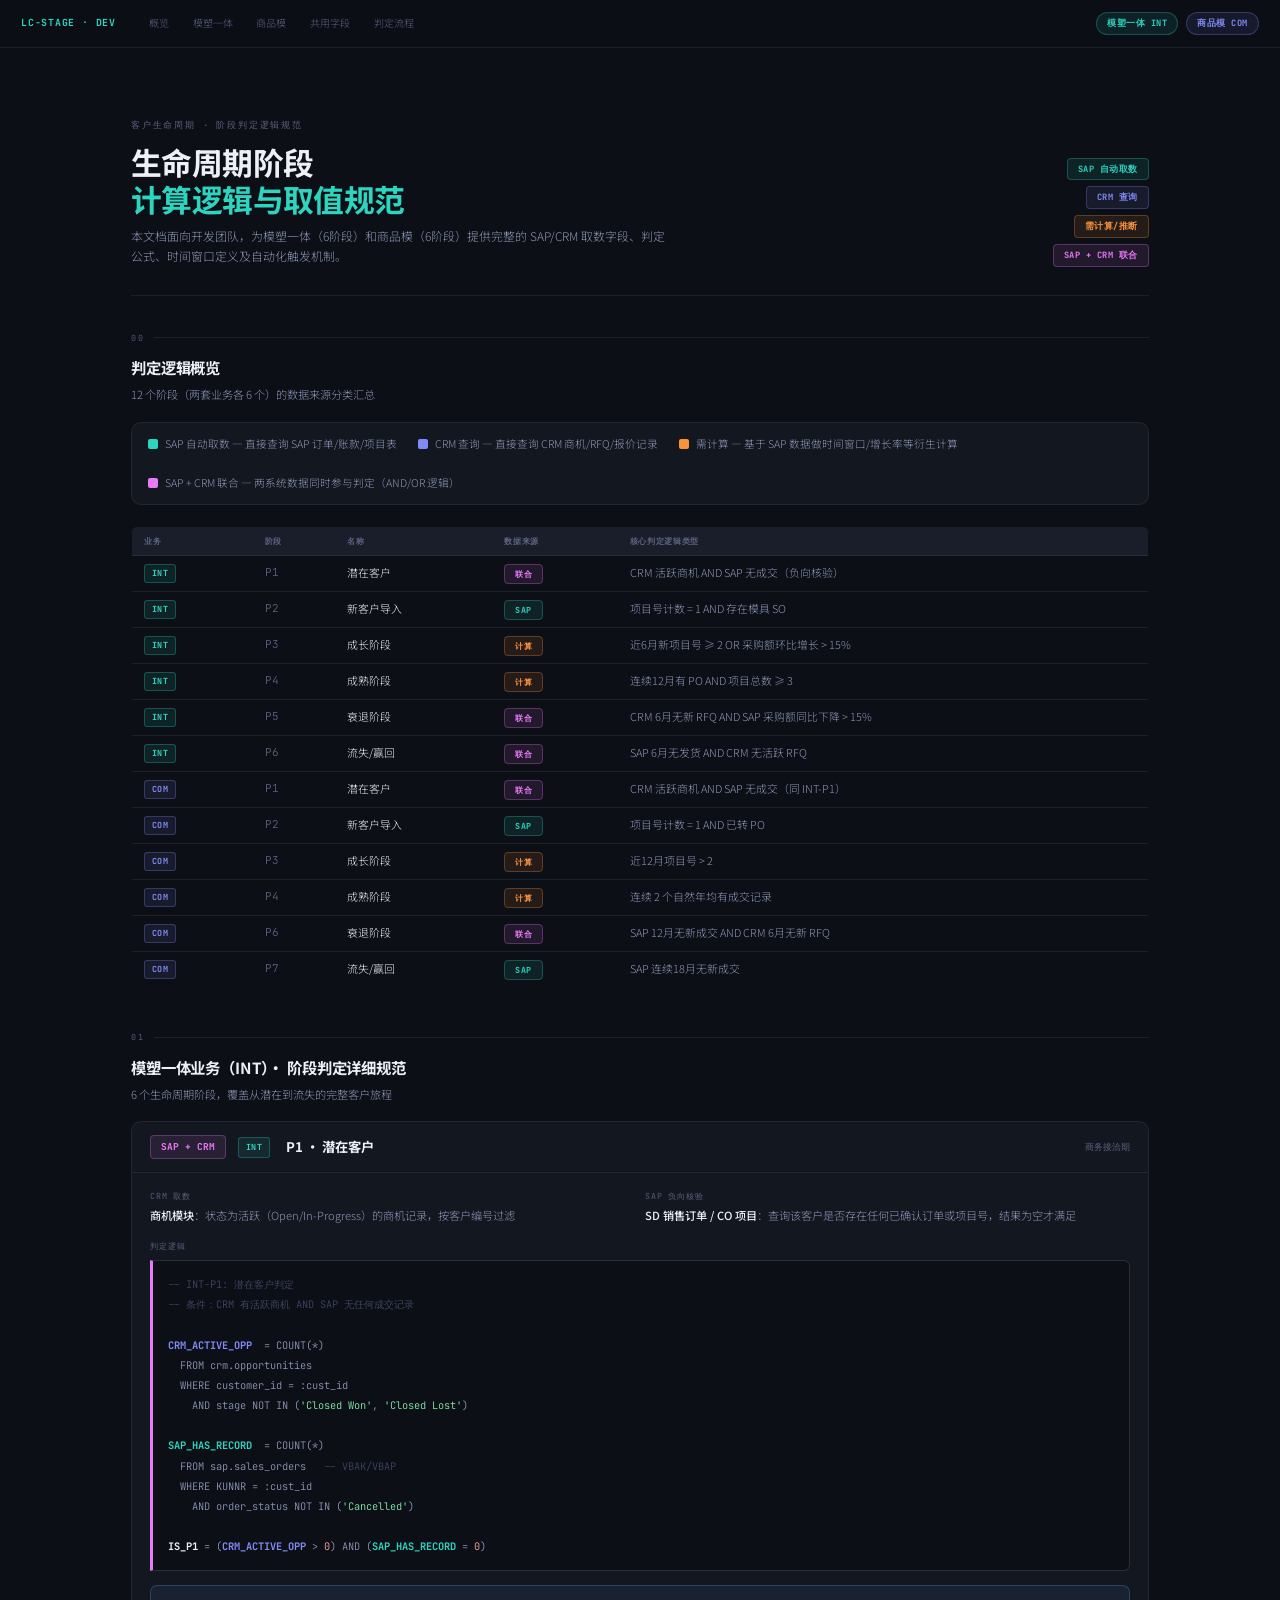
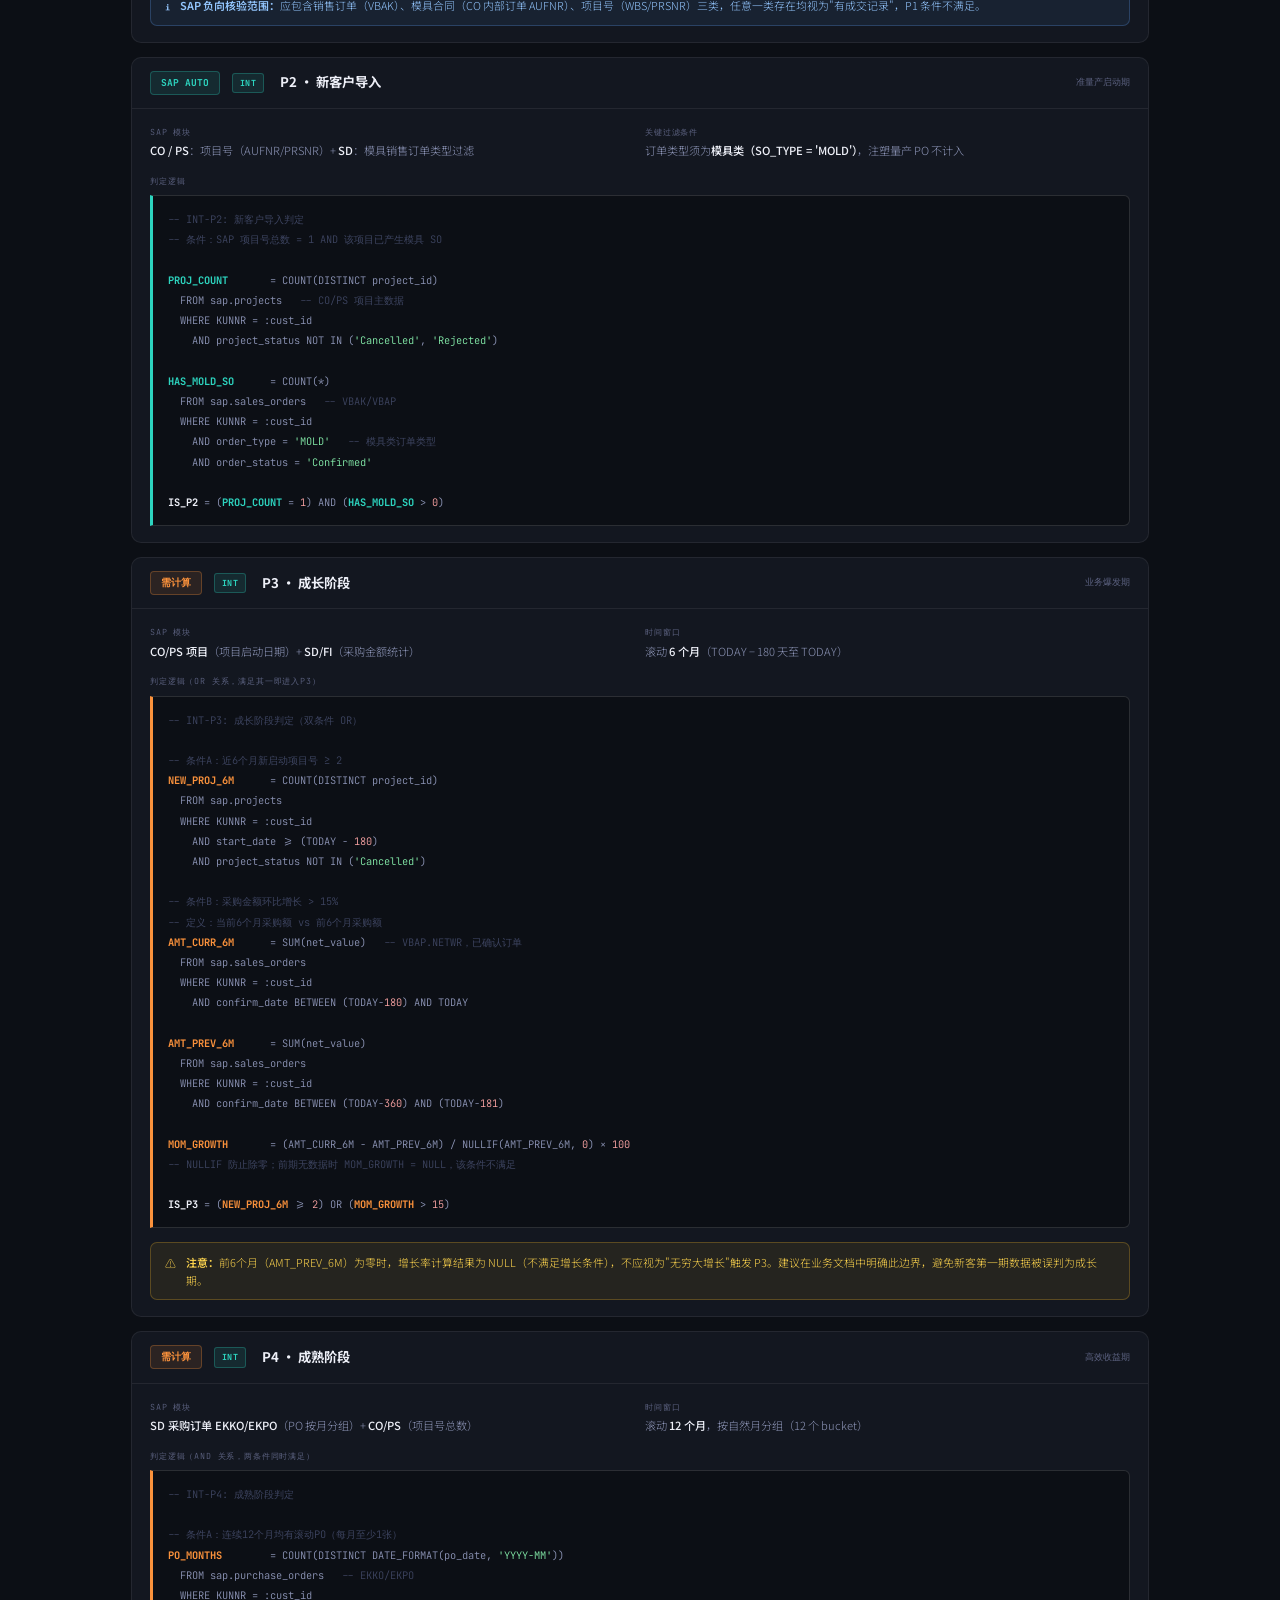
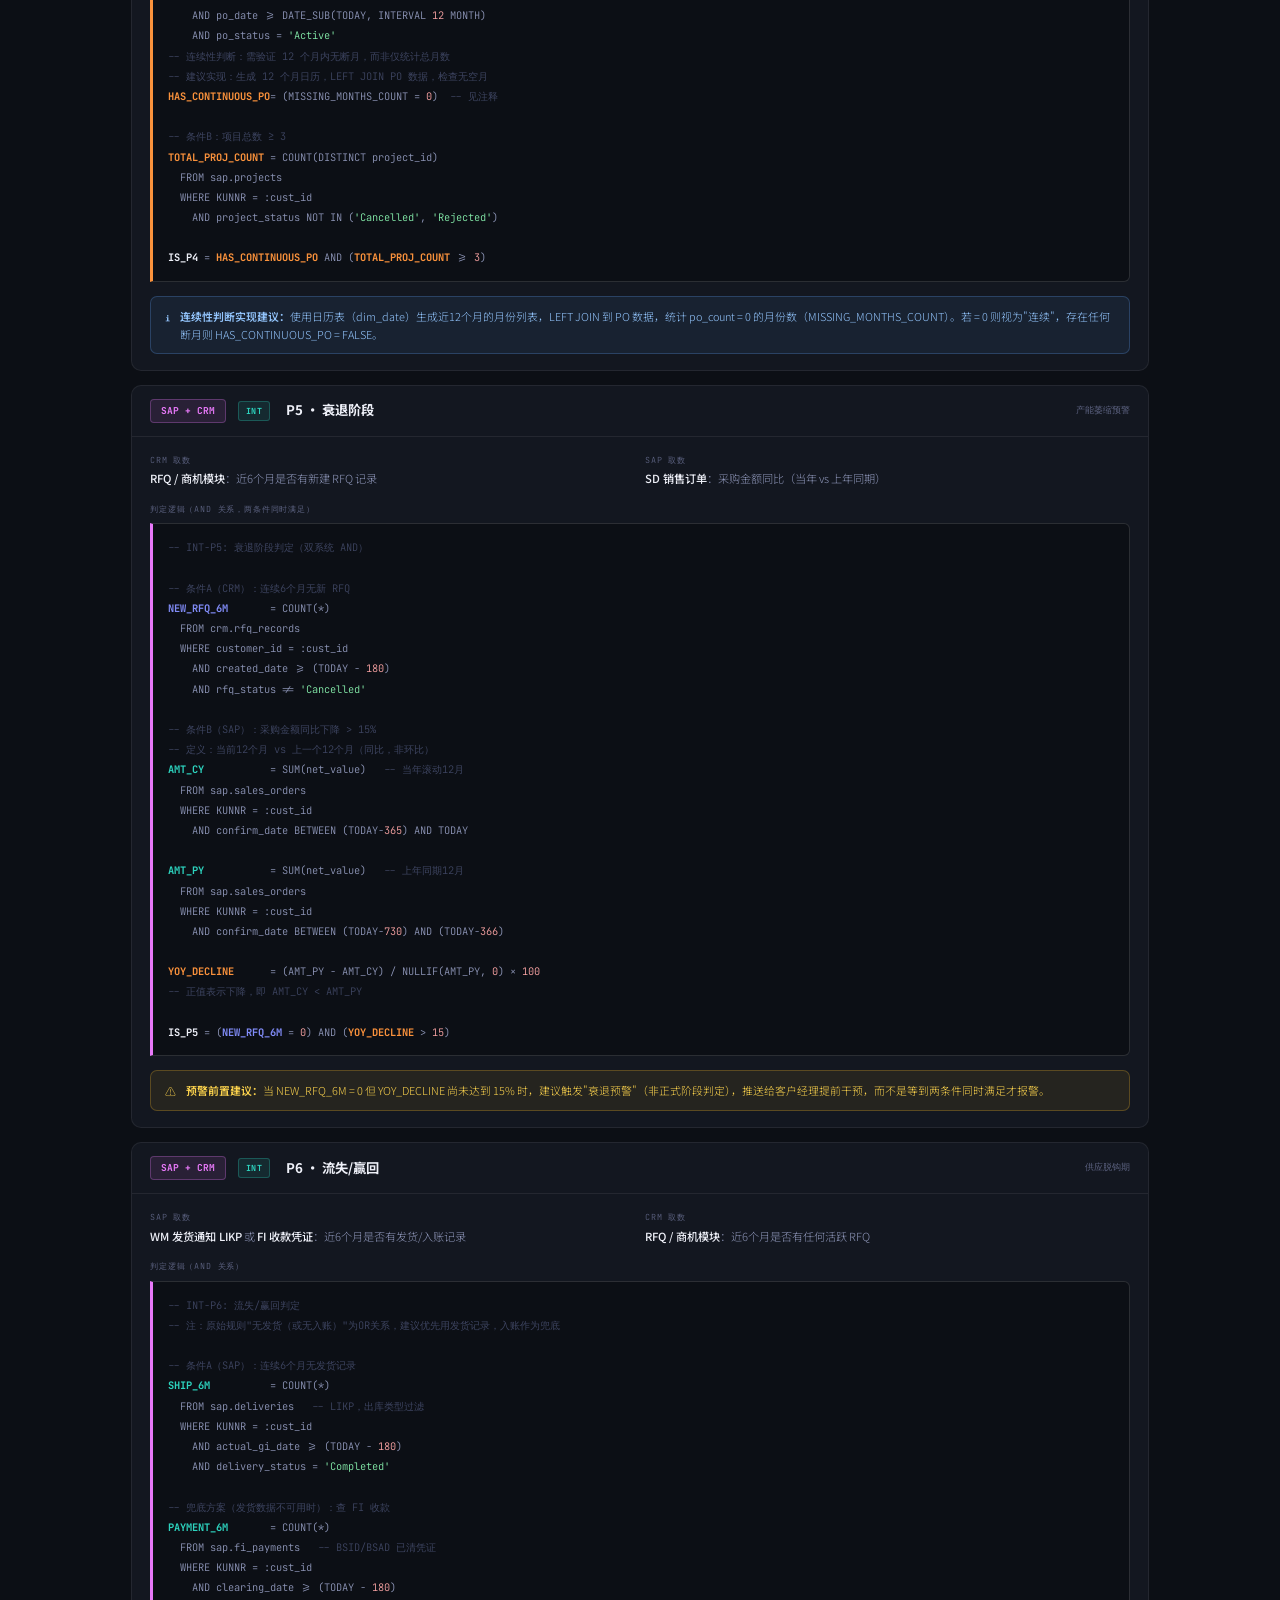
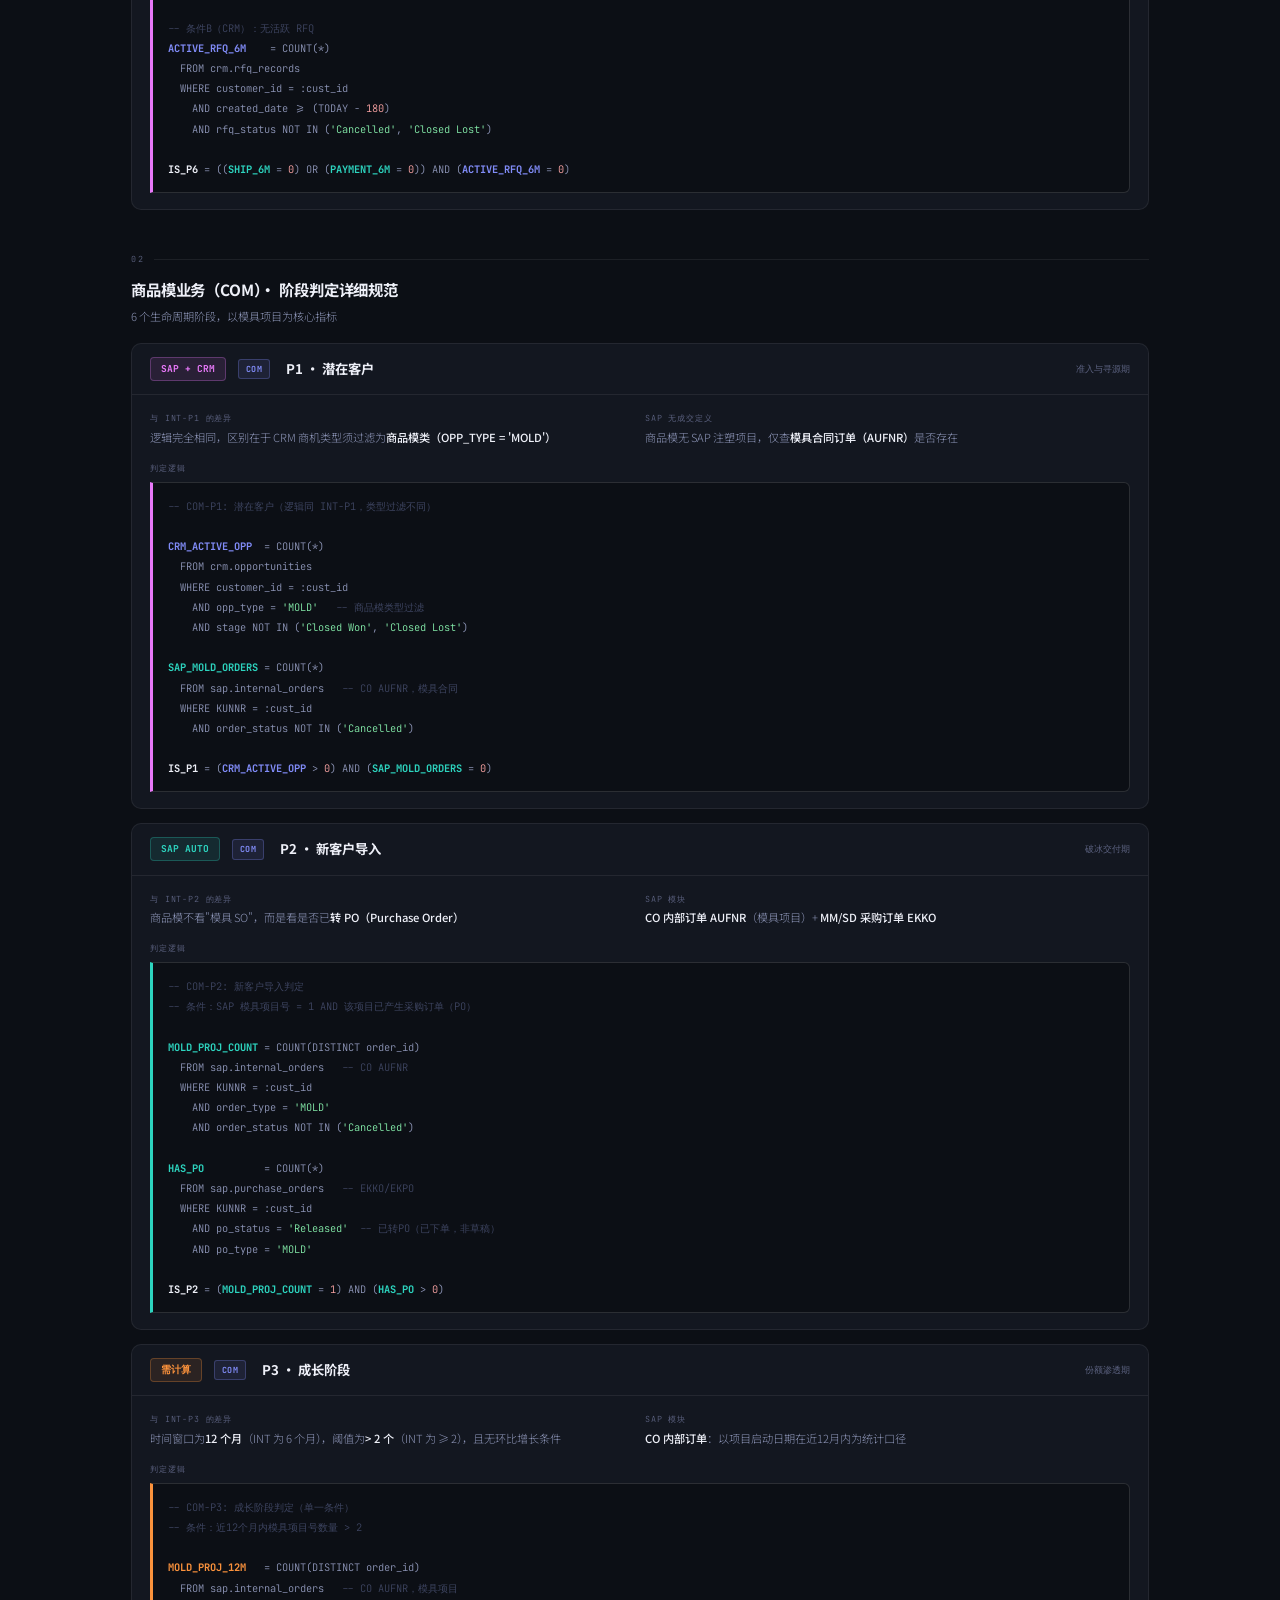
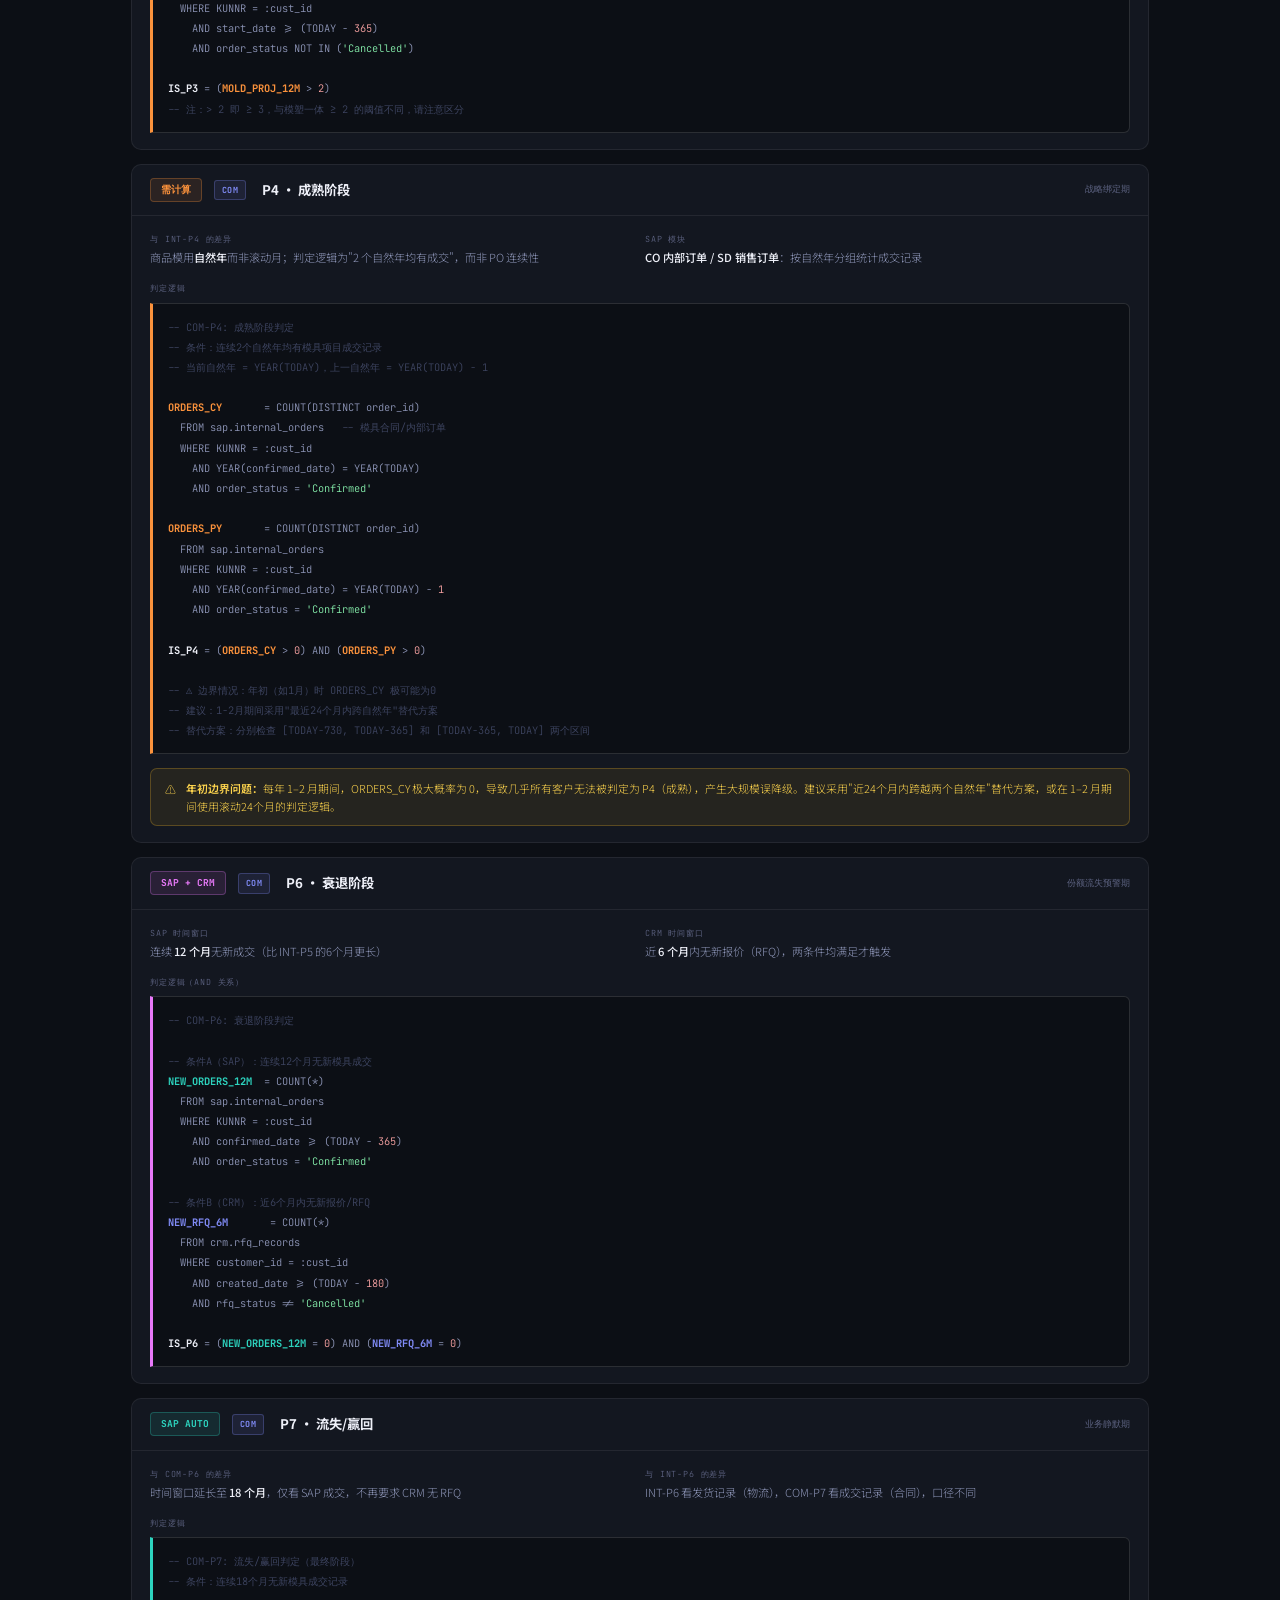
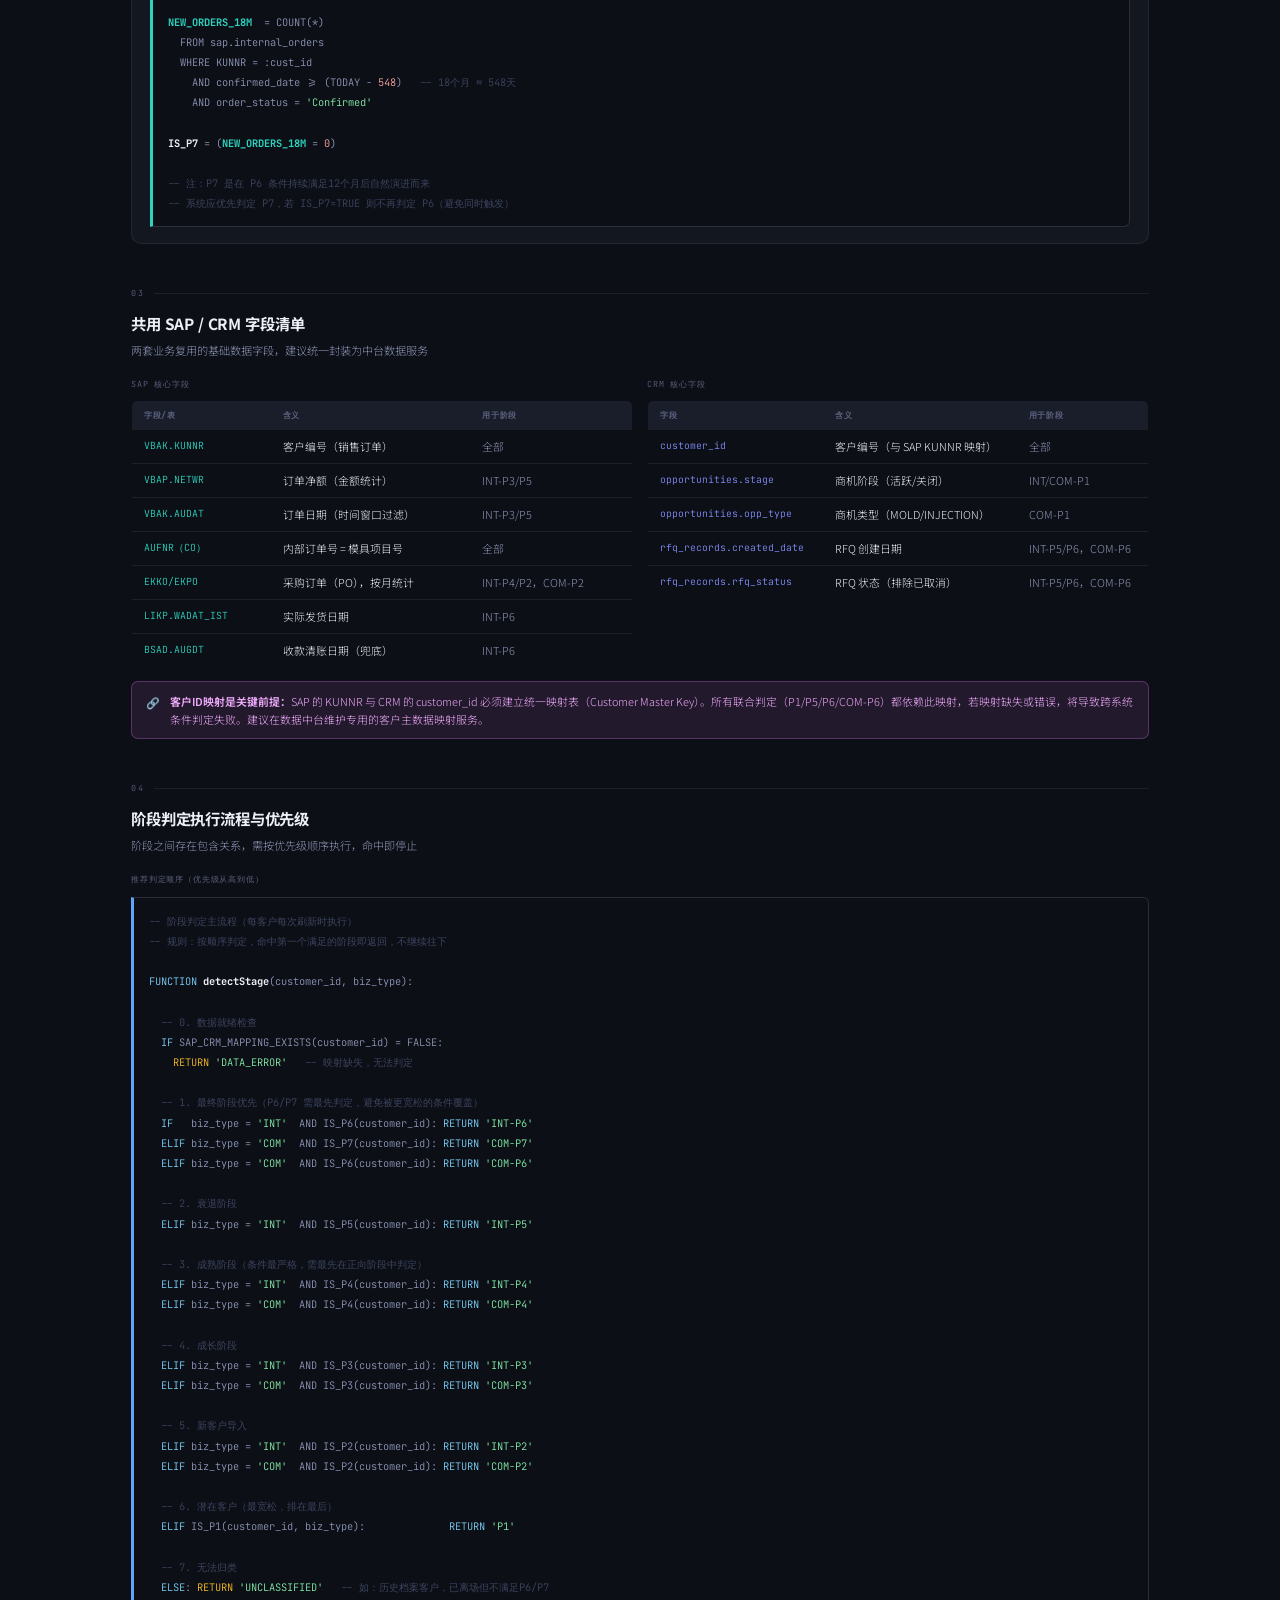
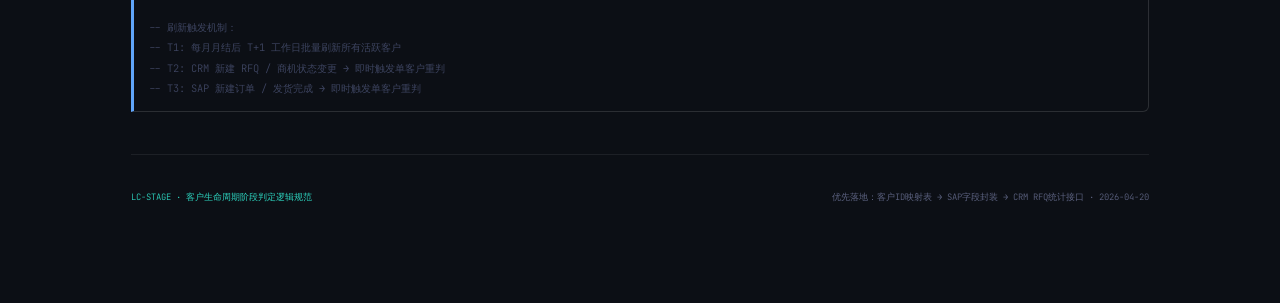
<file: 客户生命周期.html>
<!DOCTYPE html>
<html lang="zh-CN">
<head>
<meta charset="UTF-8">
<meta name="viewport" content="width=device-width, initial-scale=1.0">
<title>客户生命周期 · 阶段判定逻辑规范</title>
<link href="https://fonts.googleapis.com/css2?family=JetBrains+Mono:wght@400;500;700&family=Noto+Sans+SC:wght@300;400;500;700&display=swap" rel="stylesheet">
<style>
:root {
  --bg:       #0c0f15;
  --bg2:      #131720;
  --bg3:      #191e2a;
  --bg4:      #1f2535;
  --border:   rgba(255,255,255,0.07);
  --border2:  rgba(255,255,255,0.13);
  --text:     #cdd2e8;
  --text-dim: #5c6280;
  --text-mid: #8e96b8;
  --white:    #eef0f8;

  --sap:      #2dd4bf;
  --sap-dim:  rgba(45,212,191,0.1);
  --sap-bd:   rgba(45,212,191,0.28);

  --crm:      #818cf8;
  --crm-dim:  rgba(129,140,248,0.1);
  --crm-bd:   rgba(129,140,248,0.28);

  --calc:     #fb923c;
  --calc-dim: rgba(251,146,60,0.1);
  --calc-bd:  rgba(251,146,60,0.28);

  --dual:     #e879f9;
  --dual-dim: rgba(232,121,249,0.1);
  --dual-bd:  rgba(232,121,249,0.28);

  --green: #4ade80;
  --yellow:#fbbf24;
  --red:   #f87171;
  --blue:  #60a5fa;

  --mono: 'JetBrains Mono', monospace;
  --sans: 'Noto Sans SC', sans-serif;
  --r: 10px;
}

*, *::before, *::after { box-sizing: border-box; margin: 0; padding: 0; }
html { scroll-behavior: smooth; font-size: 14px; }
body { background: var(--bg); color: var(--text); font-family: var(--sans); font-weight: 300; line-height: 1.7; }

/* ── NAV ── */
nav {
  position: sticky; top: 0; z-index: 200;
  background: rgba(12,15,21,0.93); backdrop-filter: blur(14px);
  border-bottom: 1px solid var(--border);
  height: 48px; padding: 0 1.5rem;
  display: flex; align-items: center; gap: 0;
  overflow-x: auto;
}
.nav-brand {
  font-family: var(--mono); font-size: 0.7rem; font-weight: 700;
  color: var(--sap); letter-spacing: 0.08em;
  margin-right: 1.5rem; white-space: nowrap; flex-shrink: 0;
}
.nav-links { display: flex; }
.nav-links a {
  font-size: 0.72rem; color: var(--text-dim); text-decoration: none;
  padding: 0 0.85rem; height: 48px; display: flex; align-items: center;
  border-bottom: 2px solid transparent; transition: all 0.15s; white-space: nowrap;
}
.nav-links a:hover { color: var(--white); border-bottom-color: var(--border2); }
.nav-biz {
  margin-left: auto; display: flex; gap: 8px; align-items: center; flex-shrink: 0;
}
.biz-pill {
  font-family: var(--mono); font-size: 0.62rem; font-weight: 700;
  padding: 3px 10px; border-radius: 20px; letter-spacing: 0.06em;
  border: 1px solid; cursor: pointer; transition: all 0.15s;
}
.biz-pill.int { color: var(--sap); border-color: var(--sap-bd); background: var(--sap-dim); }
.biz-pill.com { color: var(--crm); border-color: var(--crm-bd); background: var(--crm-dim); }

/* ── PAGE ── */
.page { max-width: 1060px; margin: 0 auto; padding: 2.5rem 1.5rem 6rem; }

/* ── HERO ── */
.hero {
  padding: 2.5rem 0 2rem;
  border-bottom: 1px solid var(--border);
  margin-bottom: 2.5rem;
  display: grid; grid-template-columns: 1fr auto; gap: 2rem; align-items: end;
}
.hero-eye {
  font-family: var(--mono); font-size: 0.65rem; letter-spacing: 0.2em;
  text-transform: uppercase; color: var(--text-dim); margin-bottom: 0.75rem;
}
h1 {
  font-size: clamp(1.5rem,3vw,2.2rem); font-weight: 700; color: var(--white);
  line-height: 1.2; letter-spacing: -0.02em; margin-bottom: 0.6rem;
}
h1 em { font-style: normal; color: var(--sap); }
.hero-sub { font-size: 0.85rem; color: var(--text-mid); max-width: 540px; }
.hero-tags { display: flex; flex-direction: column; align-items: flex-end; gap: 6px; flex-shrink: 0; }
.htag {
  font-family: var(--mono); font-size: 0.62rem; font-weight: 700;
  padding: 3px 10px; border-radius: 4px; letter-spacing: 0.06em;
}
.htag.sap { background: var(--sap-dim); color: var(--sap); border: 1px solid var(--sap-bd); }
.htag.crm { background: var(--crm-dim); color: var(--crm); border: 1px solid var(--crm-bd); }
.htag.calc{ background: var(--calc-dim); color: var(--calc); border: 1px solid var(--calc-bd); }
.htag.dual{ background: var(--dual-dim); color: var(--dual); border: 1px solid var(--dual-bd); }

/* ── SECTION ── */
.sec { margin-bottom: 3rem; scroll-margin-top: 56px; }
.sec-label {
  font-family: var(--mono); font-size: 0.6rem; letter-spacing: 0.2em;
  text-transform: uppercase; color: var(--text-dim); margin-bottom: 0.65rem;
  display: flex; align-items: center; gap: 10px;
}
.sec-label::after { content: ''; flex: 1; height: 1px; background: var(--border); }
.sec-title { font-size: 1.1rem; font-weight: 700; color: var(--white); margin-bottom: 0.35rem; letter-spacing: -0.01em; }
.sec-sub { font-size: 0.8rem; color: var(--text-mid); margin-bottom: 1.25rem; }

/* ── LEGEND ROW ── */
.legend-row {
  display: flex; gap: 1.5rem; flex-wrap: wrap;
  padding: 12px 16px;
  background: var(--bg2); border: 1px solid var(--border); border-radius: var(--r);
  margin-bottom: 1.5rem;
}
.legend-item { display: flex; align-items: center; gap: 7px; font-size: 0.76rem; color: var(--text-mid); }
.l-dot { width: 10px; height: 10px; border-radius: 2px; flex-shrink: 0; }
.l-dot.sap  { background: var(--sap); }
.l-dot.crm  { background: var(--crm); }
.l-dot.calc { background: var(--calc); }
.l-dot.dual { background: var(--dual); }

/* ── STAGE CARD ── */
.stage-card {
  background: var(--bg2); border: 1px solid var(--border);
  border-radius: var(--r); overflow: hidden; margin-bottom: 1rem;
  transition: border-color 0.15s;
}
.stage-card:hover { border-color: var(--border2); }

.stage-head {
  padding: 13px 18px;
  border-bottom: 1px solid var(--border);
  display: flex; align-items: center; gap: 12px; flex-wrap: wrap;
}
.stage-badge {
  font-family: var(--mono); font-size: 0.68rem; font-weight: 700;
  padding: 3px 10px; border-radius: 4px; flex-shrink: 0;
  border: 1px solid;
}
.sb-sap  { background: var(--sap-dim);  color: var(--sap);  border-color: var(--sap-bd); }
.sb-crm  { background: var(--crm-dim);  color: var(--crm);  border-color: var(--crm-bd); }
.sb-calc { background: var(--calc-dim); color: var(--calc); border-color: var(--calc-bd); }
.sb-dual { background: var(--dual-dim); color: var(--dual); border-color: var(--dual-bd); }

.stage-name { font-size: 0.95rem; font-weight: 700; color: var(--white); }
.stage-phase {
  font-family: var(--mono); font-size: 0.65rem; color: var(--text-dim);
  margin-left: auto; flex-shrink: 0;
}
.stage-body { padding: 16px 18px; display: flex; flex-direction: column; gap: 14px; }

/* biz tag */
.biz-tag {
  display: inline-block; font-family: var(--mono); font-size: 0.6rem; font-weight: 700;
  padding: 2px 7px; border-radius: 3px; letter-spacing: 0.05em; margin-right: 4px;
}
.biz-tag.int { background: var(--sap-dim); color: var(--sap); border: 1px solid var(--sap-bd); }
.biz-tag.com { background: var(--crm-dim); color: var(--crm); border: 1px solid var(--crm-bd); }

/* info grid */
.igrid { display: grid; grid-template-columns: 1fr 1fr; gap: 10px; }
.iblock { display: flex; flex-direction: column; gap: 3px; }
.ilabel {
  font-family: var(--mono); font-size: 0.6rem; letter-spacing: 0.1em;
  text-transform: uppercase; color: var(--text-dim);
}
.ival { font-size: 0.8rem; color: var(--text-mid); line-height: 1.6; }
.ival strong { color: var(--white); font-weight: 500; }

/* code block */
.cb {
  background: var(--bg); border: 1px solid var(--border2);
  border-left: 3px solid; border-radius: 0 6px 6px 0;
  padding: 13px 15px; font-family: var(--mono); font-size: 0.74rem;
  line-height: 1.95; color: var(--text-mid); overflow-x: auto; white-space: pre;
}
.cb.sap  { border-left-color: var(--sap); }
.cb.crm  { border-left-color: var(--crm); }
.cb.calc { border-left-color: var(--calc); }
.cb.dual { border-left-color: var(--dual); }
.cb.warn { border-left-color: var(--yellow); }
.cb.info { border-left-color: var(--blue); }

.c-kw  { color: #7dd3fc; }
.c-str { color: #86efac; }
.c-num { color: #fca5a5; }
.c-cmt { color: #3d4460; }
.c-sap { color: var(--sap); font-weight: 700; }
.c-crm { color: var(--crm); font-weight: 700; }
.c-calc{ color: var(--calc); font-weight: 700; }
.c-dual{ color: var(--dual); font-weight: 700; }
.c-hl  { color: var(--white); font-weight: 700; }
.c-w   { color: var(--yellow); }
.c-r   { color: var(--red); }

/* field table */
.ftable {
  width: 100%; border-collapse: collapse; font-size: 0.78rem;
  border: 1px solid var(--border); border-radius: 6px; overflow: hidden;
}
.ftable th {
  background: var(--bg3); padding: 7px 12px;
  font-family: var(--mono); font-size: 0.6rem; letter-spacing: 0.08em;
  text-transform: uppercase; color: var(--text-dim); text-align: left;
  border-bottom: 1px solid var(--border);
}
.ftable td {
  padding: 8px 12px; border-bottom: 1px solid var(--border);
  color: var(--text-mid); vertical-align: top; line-height: 1.55;
}
.ftable tr:last-child td { border-bottom: none; }
.ftable tr:hover td { background: rgba(255,255,255,0.02); }
.ftable td:first-child { font-family: var(--mono); font-size: 0.7rem; color: var(--sap); white-space: nowrap; }
.ftable td:nth-child(2) { color: var(--white); }

/* alert */
.alert {
  padding: 10px 14px; border-radius: 7px; font-size: 0.78rem;
  line-height: 1.65; border: 1px solid; display: flex; gap: 10px; align-items: flex-start;
}
.alert.warn  { background: rgba(251,191,36,0.08); border-color: rgba(251,191,36,0.25); color: #fcd34d; }
.alert.info  { background: rgba(96,165,250,0.08); border-color: rgba(96,165,250,0.25); color: #93c5fd; }
.alert.dual  { background: var(--dual-dim); border-color: var(--dual-bd); color: #f0abfc; }
.alert-icon  { flex-shrink: 0; margin-top: 1px; }
.alert strong { font-weight: 600; }

/* divider */
.divider { height: 1px; background: var(--border); margin: 2.5rem 0; }

/* responsive */
@media (max-width: 700px) {
  .igrid { grid-template-columns: 1fr; }
  .hero { grid-template-columns: 1fr; }
  .hero-tags { align-items: flex-start; flex-direction: row; flex-wrap: wrap; }
}

@keyframes fadeUp { from { opacity:0; transform:translateY(12px); } to { opacity:1; transform:none; } }
.stage-card { animation: fadeUp 0.35s ease both; }
</style>
</head>
<body>

<nav>
  <div class="nav-brand">LC-STAGE · DEV</div>
  <div class="nav-links">
    <a href="#overview">概览</a>
    <a href="#int">模塑一体</a>
    <a href="#com">商品模</a>
    <a href="#shared">共用字段</a>
    <a href="#flow">判定流程</a>
  </div>
  <div class="nav-biz">
    <span class="biz-pill int">模塑一体 INT</span>
    <span class="biz-pill com">商品模 COM</span>
  </div>
</nav>

<div class="page">

<!-- HERO -->
<div class="hero">
  <div>
    <div class="hero-eye">客户生命周期 · 阶段判定逻辑规范</div>
    <h1>生命周期阶段<br><em>计算逻辑与取值规范</em></h1>
    <p class="hero-sub">本文档面向开发团队，为模塑一体（6阶段）和商品模（6阶段）提供完整的 SAP/CRM 取数字段、判定公式、时间窗口定义及自动化触发机制。</p>
  </div>
  <div class="hero-tags">
    <span class="htag sap">SAP 自动取数</span>
    <span class="htag crm">CRM 查询</span>
    <span class="htag calc">需计算/推断</span>
    <span class="htag dual">SAP + CRM 联合</span>
  </div>
</div>


<!-- ═══ OVERVIEW ═══ -->
<div class="sec" id="overview">
  <div class="sec-label">00</div>
  <div class="sec-title">判定逻辑概览</div>
  <div class="sec-sub">12 个阶段（两套业务各 6 个）的数据来源分类汇总</div>

  <div class="legend-row">
    <div class="legend-item"><div class="l-dot sap"></div>SAP 自动取数 — 直接查询 SAP 订单/账款/项目表</div>
    <div class="legend-item"><div class="l-dot crm"></div>CRM 查询 — 直接查询 CRM 商机/RFQ/报价记录</div>
    <div class="legend-item"><div class="l-dot calc"></div>需计算 — 基于 SAP 数据做时间窗口/增长率等衍生计算</div>
    <div class="legend-item"><div class="l-dot dual"></div>SAP + CRM 联合 — 两系统数据同时参与判定（AND/OR 逻辑）</div>
  </div>

  <table class="ftable">
    <thead>
      <tr><th>业务</th><th>阶段</th><th>名称</th><th>数据来源</th><th>核心判定逻辑类型</th></tr>
    </thead>
    <tbody>
      <tr>
        <td><span class="biz-tag int">INT</span></td>
        <td style="font-family:var(--mono);color:var(--text-dim);">P1</td>
        <td style="color:var(--white);">潜在客户</td>
        <td><span class="htag dual" style="font-size:0.6rem;">联合</span></td>
        <td>CRM 活跃商机 AND SAP 无成交（负向核验）</td>
      </tr>
      <tr>
        <td><span class="biz-tag int">INT</span></td>
        <td style="font-family:var(--mono);color:var(--text-dim);">P2</td>
        <td style="color:var(--white);">新客户导入</td>
        <td><span class="htag sap" style="font-size:0.6rem;">SAP</span></td>
        <td>项目号计数 = 1 AND 存在模具 SO</td>
      </tr>
      <tr>
        <td><span class="biz-tag int">INT</span></td>
        <td style="font-family:var(--mono);color:var(--text-dim);">P3</td>
        <td style="color:var(--white);">成长阶段</td>
        <td><span class="htag calc" style="font-size:0.6rem;">计算</span></td>
        <td>近6月新项目号 ≥ 2 OR 采购额环比增长 &gt; 15%</td>
      </tr>
      <tr>
        <td><span class="biz-tag int">INT</span></td>
        <td style="font-family:var(--mono);color:var(--text-dim);">P4</td>
        <td style="color:var(--white);">成熟阶段</td>
        <td><span class="htag calc" style="font-size:0.6rem;">计算</span></td>
        <td>连续12月有 PO AND 项目总数 ≥ 3</td>
      </tr>
      <tr>
        <td><span class="biz-tag int">INT</span></td>
        <td style="font-family:var(--mono);color:var(--text-dim);">P5</td>
        <td style="color:var(--white);">衰退阶段</td>
        <td><span class="htag dual" style="font-size:0.6rem;">联合</span></td>
        <td>CRM 6月无新 RFQ AND SAP 采购额同比下降 &gt; 15%</td>
      </tr>
      <tr>
        <td><span class="biz-tag int">INT</span></td>
        <td style="font-family:var(--mono);color:var(--text-dim);">P6</td>
        <td style="color:var(--white);">流失/赢回</td>
        <td><span class="htag dual" style="font-size:0.6rem;">联合</span></td>
        <td>SAP 6月无发货 AND CRM 无活跃 RFQ</td>
      </tr>
      <tr>
        <td><span class="biz-tag com">COM</span></td>
        <td style="font-family:var(--mono);color:var(--text-dim);">P1</td>
        <td style="color:var(--white);">潜在客户</td>
        <td><span class="htag dual" style="font-size:0.6rem;">联合</span></td>
        <td>CRM 活跃商机 AND SAP 无成交（同 INT-P1）</td>
      </tr>
      <tr>
        <td><span class="biz-tag com">COM</span></td>
        <td style="font-family:var(--mono);color:var(--text-dim);">P2</td>
        <td style="color:var(--white);">新客户导入</td>
        <td><span class="htag sap" style="font-size:0.6rem;">SAP</span></td>
        <td>项目号计数 = 1 AND 已转 PO</td>
      </tr>
      <tr>
        <td><span class="biz-tag com">COM</span></td>
        <td style="font-family:var(--mono);color:var(--text-dim);">P3</td>
        <td style="color:var(--white);">成长阶段</td>
        <td><span class="htag calc" style="font-size:0.6rem;">计算</span></td>
        <td>近12月项目号 &gt; 2</td>
      </tr>
      <tr>
        <td><span class="biz-tag com">COM</span></td>
        <td style="font-family:var(--mono);color:var(--text-dim);">P4</td>
        <td style="color:var(--white);">成熟阶段</td>
        <td><span class="htag calc" style="font-size:0.6rem;">计算</span></td>
        <td>连续 2 个自然年均有成交记录</td>
      </tr>
      <tr>
        <td><span class="biz-tag com">COM</span></td>
        <td style="font-family:var(--mono);color:var(--text-dim);">P6</td>
        <td style="color:var(--white);">衰退阶段</td>
        <td><span class="htag dual" style="font-size:0.6rem;">联合</span></td>
        <td>SAP 12月无新成交 AND CRM 6月无新 RFQ</td>
      </tr>
      <tr>
        <td><span class="biz-tag com">COM</span></td>
        <td style="font-family:var(--mono);color:var(--text-dim);">P7</td>
        <td style="color:var(--white);">流失/赢回</td>
        <td><span class="htag sap" style="font-size:0.6rem;">SAP</span></td>
        <td>SAP 连续18月无新成交</td>
      </tr>
    </tbody>
  </table>
</div>


<!-- ═══ INT ═══ -->
<div class="sec" id="int">
  <div class="sec-label">01</div>
  <div class="sec-title">模塑一体业务（INT）· 阶段判定详细规范</div>
  <div class="sec-sub">6 个生命周期阶段，覆盖从潜在到流失的完整客户旅程</div>

  <!-- INT-P1 -->
  <div class="stage-card" style="animation-delay:0.05s">
    <div class="stage-head">
      <span class="stage-badge sb-dual">SAP + CRM</span>
      <span class="biz-tag int">INT</span>
      <span class="stage-name">P1 · 潜在客户</span>
      <span class="stage-phase">商务接洽期</span>
    </div>
    <div class="stage-body">
      <div class="igrid">
        <div class="iblock">
          <div class="ilabel">CRM 取数</div>
          <div class="ival"><strong>商机模块</strong>：状态为活跃（Open/In-Progress）的商机记录，按客户编号过滤</div>
        </div>
        <div class="iblock">
          <div class="ilabel">SAP 负向核验</div>
          <div class="ival"><strong>SD 销售订单 / CO 项目</strong>：查询该客户是否存在任何已确认订单或项目号，结果为空才满足</div>
        </div>
      </div>
      <div>
        <div class="ilabel" style="margin-bottom:7px;">判定逻辑</div>
        <div class="cb dual"><span class="c-cmt">-- INT-P1: 潜在客户判定</span>
<span class="c-cmt">-- 条件：CRM 有活跃商机 AND SAP 无任何成交记录</span>

<span class="c-crm">CRM_ACTIVE_OPP</span>  = COUNT(*)
  FROM crm.opportunities
  WHERE customer_id = :cust_id
    AND stage NOT IN (<span class="c-str">'Closed Won'</span>, <span class="c-str">'Closed Lost'</span>)

<span class="c-sap">SAP_HAS_RECORD</span>  = COUNT(*)
  FROM sap.sales_orders   <span class="c-cmt">-- VBAK/VBAP</span>
  WHERE KUNNR = :cust_id
    AND order_status NOT IN (<span class="c-str">'Cancelled'</span>)

<span class="c-hl">IS_P1</span> = (<span class="c-crm">CRM_ACTIVE_OPP</span> > <span class="c-num">0</span>) AND (<span class="c-sap">SAP_HAS_RECORD</span> = <span class="c-num">0</span>)</div>
      </div>
      <div class="alert info">
        <div class="alert-icon">ℹ</div>
        <div><strong>SAP 负向核验范围：</strong>应包含销售订单（VBAK）、模具合同（CO 内部订单 AUFNR）、项目号（WBS/PRSNR）三类，任意一类存在均视为"有成交记录"，P1 条件不满足。</div>
      </div>
    </div>
  </div>

  <!-- INT-P2 -->
  <div class="stage-card" style="animation-delay:0.08s">
    <div class="stage-head">
      <span class="stage-badge sb-sap">SAP AUTO</span>
      <span class="biz-tag int">INT</span>
      <span class="stage-name">P2 · 新客户导入</span>
      <span class="stage-phase">准量产启动期</span>
    </div>
    <div class="stage-body">
      <div class="igrid">
        <div class="iblock">
          <div class="ilabel">SAP 模块</div>
          <div class="ival"><strong>CO / PS</strong>：项目号（AUFNR/PRSNR）+ <strong>SD</strong>：模具销售订单类型过滤</div>
        </div>
        <div class="iblock">
          <div class="ilabel">关键过滤条件</div>
          <div class="ival">订单类型须为<strong>模具类（SO_TYPE = 'MOLD'）</strong>，注塑量产 PO 不计入</div>
        </div>
      </div>
      <div>
        <div class="ilabel" style="margin-bottom:7px;">判定逻辑</div>
        <div class="cb sap"><span class="c-cmt">-- INT-P2: 新客户导入判定</span>
<span class="c-cmt">-- 条件：SAP 项目号总数 = 1 AND 该项目已产生模具 SO</span>

<span class="c-sap">PROJ_COUNT</span>       = COUNT(DISTINCT project_id)
  FROM sap.projects   <span class="c-cmt">-- CO/PS 项目主数据</span>
  WHERE KUNNR = :cust_id
    AND project_status NOT IN (<span class="c-str">'Cancelled'</span>, <span class="c-str">'Rejected'</span>)

<span class="c-sap">HAS_MOLD_SO</span>      = COUNT(*)
  FROM sap.sales_orders   <span class="c-cmt">-- VBAK/VBAP</span>
  WHERE KUNNR = :cust_id
    AND order_type = <span class="c-str">'MOLD'</span>   <span class="c-cmt">-- 模具类订单类型</span>
    AND order_status = <span class="c-str">'Confirmed'</span>

<span class="c-hl">IS_P2</span> = (<span class="c-sap">PROJ_COUNT</span> = <span class="c-num">1</span>) AND (<span class="c-sap">HAS_MOLD_SO</span> > <span class="c-num">0</span>)</div>
      </div>
    </div>
  </div>

  <!-- INT-P3 -->
  <div class="stage-card" style="animation-delay:0.11s">
    <div class="stage-head">
      <span class="stage-badge sb-calc">需计算</span>
      <span class="biz-tag int">INT</span>
      <span class="stage-name">P3 · 成长阶段</span>
      <span class="stage-phase">业务爆发期</span>
    </div>
    <div class="stage-body">
      <div class="igrid">
        <div class="iblock">
          <div class="ilabel">SAP 模块</div>
          <div class="ival"><strong>CO/PS 项目</strong>（项目启动日期）+ <strong>SD/FI</strong>（采购金额统计）</div>
        </div>
        <div class="iblock">
          <div class="ilabel">时间窗口</div>
          <div class="ival">滚动 <strong>6 个月</strong>（TODAY − 180 天至 TODAY）</div>
        </div>
      </div>
      <div>
        <div class="ilabel" style="margin-bottom:7px;">判定逻辑（OR 关系，满足其一即进入P3）</div>
        <div class="cb calc"><span class="c-cmt">-- INT-P3: 成长阶段判定（双条件 OR）</span>

<span class="c-cmt">-- 条件A：近6个月新启动项目号 ≥ 2</span>
<span class="c-calc">NEW_PROJ_6M</span>      = COUNT(DISTINCT project_id)
  FROM sap.projects
  WHERE KUNNR = :cust_id
    AND start_date >= (TODAY - <span class="c-num">180</span>)
    AND project_status NOT IN (<span class="c-str">'Cancelled'</span>)

<span class="c-cmt">-- 条件B：采购金额环比增长 > 15%</span>
<span class="c-cmt">-- 定义：当前6个月采购额 vs 前6个月采购额</span>
<span class="c-calc">AMT_CURR_6M</span>      = SUM(net_value)   <span class="c-cmt">-- VBAP.NETWR，已确认订单</span>
  FROM sap.sales_orders
  WHERE KUNNR = :cust_id
    AND confirm_date BETWEEN (TODAY-<span class="c-num">180</span>) AND TODAY

<span class="c-calc">AMT_PREV_6M</span>      = SUM(net_value)
  FROM sap.sales_orders
  WHERE KUNNR = :cust_id
    AND confirm_date BETWEEN (TODAY-<span class="c-num">360</span>) AND (TODAY-<span class="c-num">181</span>)

<span class="c-calc">MOM_GROWTH</span>       = (AMT_CURR_6M - AMT_PREV_6M) / NULLIF(AMT_PREV_6M, <span class="c-num">0</span>) × <span class="c-num">100</span>
<span class="c-cmt">-- NULLIF 防止除零；前期无数据时 MOM_GROWTH = NULL，该条件不满足</span>

<span class="c-hl">IS_P3</span> = (<span class="c-calc">NEW_PROJ_6M</span> >= <span class="c-num">2</span>) OR (<span class="c-calc">MOM_GROWTH</span> > <span class="c-num">15</span>)</div>
      </div>
      <div class="alert warn">
        <div class="alert-icon">⚠</div>
        <div><strong>注意：</strong>前6个月（AMT_PREV_6M）为零时，增长率计算结果为 NULL（不满足增长条件），不应视为"无穷大增长"触发 P3。建议在业务文档中明确此边界，避免新客第一期数据被误判为成长期。</div>
      </div>
    </div>
  </div>

  <!-- INT-P4 -->
  <div class="stage-card" style="animation-delay:0.14s">
    <div class="stage-head">
      <span class="stage-badge sb-calc">需计算</span>
      <span class="biz-tag int">INT</span>
      <span class="stage-name">P4 · 成熟阶段</span>
      <span class="stage-phase">高效收益期</span>
    </div>
    <div class="stage-body">
      <div class="igrid">
        <div class="iblock">
          <div class="ilabel">SAP 模块</div>
          <div class="ival"><strong>SD 采购订单 EKKO/EKPO</strong>（PO 按月分组）+ <strong>CO/PS</strong>（项目号总数）</div>
        </div>
        <div class="iblock">
          <div class="ilabel">时间窗口</div>
          <div class="ival">滚动 <strong>12 个月</strong>，按自然月分组（12 个 bucket）</div>
        </div>
      </div>
      <div>
        <div class="ilabel" style="margin-bottom:7px;">判定逻辑（AND 关系，两条件同时满足）</div>
        <div class="cb calc"><span class="c-cmt">-- INT-P4: 成熟阶段判定</span>

<span class="c-cmt">-- 条件A：连续12个月均有滚动PO（每月至少1张）</span>
<span class="c-calc">PO_MONTHS</span>        = COUNT(DISTINCT DATE_FORMAT(po_date, <span class="c-str">'YYYY-MM'</span>))
  FROM sap.purchase_orders   <span class="c-cmt">-- EKKO/EKPO</span>
  WHERE KUNNR = :cust_id
    AND po_date >= DATE_SUB(TODAY, INTERVAL <span class="c-num">12</span> MONTH)
    AND po_status = <span class="c-str">'Active'</span>
<span class="c-cmt">-- 连续性判断：需验证 12 个月内无断月，而非仅统计总月数</span>
<span class="c-cmt">-- 建议实现：生成 12 个月日历，LEFT JOIN PO 数据，检查无空月</span>
<span class="c-calc">HAS_CONTINUOUS_PO</span>= (MISSING_MONTHS_COUNT = <span class="c-num">0</span>)  <span class="c-cmt">-- 见注释</span>

<span class="c-cmt">-- 条件B：项目总数 ≥ 3</span>
<span class="c-calc">TOTAL_PROJ_COUNT</span> = COUNT(DISTINCT project_id)
  FROM sap.projects
  WHERE KUNNR = :cust_id
    AND project_status NOT IN (<span class="c-str">'Cancelled'</span>, <span class="c-str">'Rejected'</span>)

<span class="c-hl">IS_P4</span> = <span class="c-calc">HAS_CONTINUOUS_PO</span> AND (<span class="c-calc">TOTAL_PROJ_COUNT</span> >= <span class="c-num">3</span>)</div>
      </div>
      <div class="alert info">
        <div class="alert-icon">ℹ</div>
        <div><strong>连续性判断实现建议：</strong>使用日历表（dim_date）生成近12个月的月份列表，LEFT JOIN 到 PO 数据，统计 po_count = 0 的月份数（MISSING_MONTHS_COUNT）。若 = 0 则视为"连续"，存在任何断月则 HAS_CONTINUOUS_PO = FALSE。</div>
      </div>
    </div>
  </div>

  <!-- INT-P5 -->
  <div class="stage-card" style="animation-delay:0.17s">
    <div class="stage-head">
      <span class="stage-badge sb-dual">SAP + CRM</span>
      <span class="biz-tag int">INT</span>
      <span class="stage-name">P5 · 衰退阶段</span>
      <span class="stage-phase">产能萎缩预警</span>
    </div>
    <div class="stage-body">
      <div class="igrid">
        <div class="iblock">
          <div class="ilabel">CRM 取数</div>
          <div class="ival"><strong>RFQ / 商机模块</strong>：近6个月是否有新建 RFQ 记录</div>
        </div>
        <div class="iblock">
          <div class="ilabel">SAP 取数</div>
          <div class="ival"><strong>SD 销售订单</strong>：采购金额同比（当年 vs 上年同期）</div>
        </div>
      </div>
      <div>
        <div class="ilabel" style="margin-bottom:7px;">判定逻辑（AND 关系，两条件同时满足）</div>
        <div class="cb dual"><span class="c-cmt">-- INT-P5: 衰退阶段判定（双系统 AND）</span>

<span class="c-cmt">-- 条件A（CRM）：连续6个月无新 RFQ</span>
<span class="c-crm">NEW_RFQ_6M</span>       = COUNT(*)
  FROM crm.rfq_records
  WHERE customer_id = :cust_id
    AND created_date >= (TODAY - <span class="c-num">180</span>)
    AND rfq_status != <span class="c-str">'Cancelled'</span>

<span class="c-cmt">-- 条件B（SAP）：采购金额同比下降 > 15%</span>
<span class="c-cmt">-- 定义：当前12个月 vs 上一个12个月（同比，非环比）</span>
<span class="c-sap">AMT_CY</span>           = SUM(net_value)   <span class="c-cmt">-- 当年滚动12月</span>
  FROM sap.sales_orders
  WHERE KUNNR = :cust_id
    AND confirm_date BETWEEN (TODAY-<span class="c-num">365</span>) AND TODAY

<span class="c-sap">AMT_PY</span>           = SUM(net_value)   <span class="c-cmt">-- 上年同期12月</span>
  FROM sap.sales_orders
  WHERE KUNNR = :cust_id
    AND confirm_date BETWEEN (TODAY-<span class="c-num">730</span>) AND (TODAY-<span class="c-num">366</span>)

<span class="c-calc">YOY_DECLINE</span>      = (AMT_PY - AMT_CY) / NULLIF(AMT_PY, <span class="c-num">0</span>) × <span class="c-num">100</span>
<span class="c-cmt">-- 正值表示下降，即 AMT_CY < AMT_PY</span>

<span class="c-hl">IS_P5</span> = (<span class="c-crm">NEW_RFQ_6M</span> = <span class="c-num">0</span>) AND (<span class="c-calc">YOY_DECLINE</span> > <span class="c-num">15</span>)</div>
      </div>
      <div class="alert warn">
        <div class="alert-icon">⚠</div>
        <div><strong>预警前置建议：</strong>当 NEW_RFQ_6M = 0 但 YOY_DECLINE 尚未达到 15% 时，建议触发"衰退预警"（非正式阶段判定），推送给客户经理提前干预，而不是等到两条件同时满足才报警。</div>
      </div>
    </div>
  </div>

  <!-- INT-P6 -->
  <div class="stage-card" style="animation-delay:0.2s">
    <div class="stage-head">
      <span class="stage-badge sb-dual">SAP + CRM</span>
      <span class="biz-tag int">INT</span>
      <span class="stage-name">P6 · 流失/赢回</span>
      <span class="stage-phase">供应脱钩期</span>
    </div>
    <div class="stage-body">
      <div class="igrid">
        <div class="iblock">
          <div class="ilabel">SAP 取数</div>
          <div class="ival"><strong>WM 发货通知 LIKP</strong> 或 <strong>FI 收款凭证</strong>：近6个月是否有发货/入账记录</div>
        </div>
        <div class="iblock">
          <div class="ilabel">CRM 取数</div>
          <div class="ival"><strong>RFQ / 商机模块</strong>：近6个月是否有任何活跃 RFQ</div>
        </div>
      </div>
      <div>
        <div class="ilabel" style="margin-bottom:7px;">判定逻辑（AND 关系）</div>
        <div class="cb dual"><span class="c-cmt">-- INT-P6: 流失/赢回判定</span>
<span class="c-cmt">-- 注：原始规则"无发货（或无入账）"为OR关系，建议优先用发货记录，入账作为兜底</span>

<span class="c-cmt">-- 条件A（SAP）：连续6个月无发货记录</span>
<span class="c-sap">SHIP_6M</span>          = COUNT(*)
  FROM sap.deliveries   <span class="c-cmt">-- LIKP，出库类型过滤</span>
  WHERE KUNNR = :cust_id
    AND actual_gi_date >= (TODAY - <span class="c-num">180</span>)
    AND delivery_status = <span class="c-str">'Completed'</span>

<span class="c-cmt">-- 兜底方案（发货数据不可用时）：查 FI 收款</span>
<span class="c-sap">PAYMENT_6M</span>       = COUNT(*)
  FROM sap.fi_payments   <span class="c-cmt">-- BSID/BSAD 已清凭证</span>
  WHERE KUNNR = :cust_id
    AND clearing_date >= (TODAY - <span class="c-num">180</span>)

<span class="c-cmt">-- 条件B（CRM）：无活跃 RFQ</span>
<span class="c-crm">ACTIVE_RFQ_6M</span>    = COUNT(*)
  FROM crm.rfq_records
  WHERE customer_id = :cust_id
    AND created_date >= (TODAY - <span class="c-num">180</span>)
    AND rfq_status NOT IN (<span class="c-str">'Cancelled'</span>, <span class="c-str">'Closed Lost'</span>)

<span class="c-hl">IS_P6</span> = ((<span class="c-sap">SHIP_6M</span> = <span class="c-num">0</span>) OR (<span class="c-sap">PAYMENT_6M</span> = <span class="c-num">0</span>)) AND (<span class="c-crm">ACTIVE_RFQ_6M</span> = <span class="c-num">0</span>)</div>
      </div>
    </div>
  </div>
</div>


<!-- ═══ COM ═══ -->
<div class="sec" id="com">
  <div class="sec-label">02</div>
  <div class="sec-title">商品模业务（COM）· 阶段判定详细规范</div>
  <div class="sec-sub">6 个生命周期阶段，以模具项目为核心指标</div>

  <!-- COM-P1 -->
  <div class="stage-card" style="animation-delay:0.05s">
    <div class="stage-head">
      <span class="stage-badge sb-dual">SAP + CRM</span>
      <span class="biz-tag com">COM</span>
      <span class="stage-name">P1 · 潜在客户</span>
      <span class="stage-phase">准入与寻源期</span>
    </div>
    <div class="stage-body">
      <div class="igrid">
        <div class="iblock">
          <div class="ilabel">与 INT-P1 的差异</div>
          <div class="ival">逻辑完全相同，区别在于 CRM 商机类型须过滤为<strong>商品模类（OPP_TYPE = 'MOLD'）</strong></div>
        </div>
        <div class="iblock">
          <div class="ilabel">SAP 无成交定义</div>
          <div class="ival">商品模无 SAP 注塑项目，仅查<strong>模具合同订单（AUFNR）</strong>是否存在</div>
        </div>
      </div>
      <div>
        <div class="ilabel" style="margin-bottom:7px;">判定逻辑</div>
        <div class="cb dual"><span class="c-cmt">-- COM-P1: 潜在客户（逻辑同 INT-P1，类型过滤不同）</span>

<span class="c-crm">CRM_ACTIVE_OPP</span>  = COUNT(*)
  FROM crm.opportunities
  WHERE customer_id = :cust_id
    AND opp_type = <span class="c-str">'MOLD'</span>   <span class="c-cmt">-- 商品模类型过滤</span>
    AND stage NOT IN (<span class="c-str">'Closed Won'</span>, <span class="c-str">'Closed Lost'</span>)

<span class="c-sap">SAP_MOLD_ORDERS</span> = COUNT(*)
  FROM sap.internal_orders   <span class="c-cmt">-- CO AUFNR，模具合同</span>
  WHERE KUNNR = :cust_id
    AND order_status NOT IN (<span class="c-str">'Cancelled'</span>)

<span class="c-hl">IS_P1</span> = (<span class="c-crm">CRM_ACTIVE_OPP</span> > <span class="c-num">0</span>) AND (<span class="c-sap">SAP_MOLD_ORDERS</span> = <span class="c-num">0</span>)</div>
      </div>
    </div>
  </div>

  <!-- COM-P2 -->
  <div class="stage-card" style="animation-delay:0.08s">
    <div class="stage-head">
      <span class="stage-badge sb-sap">SAP AUTO</span>
      <span class="biz-tag com">COM</span>
      <span class="stage-name">P2 · 新客户导入</span>
      <span class="stage-phase">破冰交付期</span>
    </div>
    <div class="stage-body">
      <div class="igrid">
        <div class="iblock">
          <div class="ilabel">与 INT-P2 的差异</div>
          <div class="ival">商品模不看"模具 SO"，而是看是否已<strong>转 PO（Purchase Order）</strong></div>
        </div>
        <div class="iblock">
          <div class="ilabel">SAP 模块</div>
          <div class="ival"><strong>CO 内部订单 AUFNR</strong>（模具项目）+ <strong>MM/SD 采购订单 EKKO</strong></div>
        </div>
      </div>
      <div>
        <div class="ilabel" style="margin-bottom:7px;">判定逻辑</div>
        <div class="cb sap"><span class="c-cmt">-- COM-P2: 新客户导入判定</span>
<span class="c-cmt">-- 条件：SAP 模具项目号 = 1 AND 该项目已产生采购订单（PO）</span>

<span class="c-sap">MOLD_PROJ_COUNT</span> = COUNT(DISTINCT order_id)
  FROM sap.internal_orders   <span class="c-cmt">-- CO AUFNR</span>
  WHERE KUNNR = :cust_id
    AND order_type = <span class="c-str">'MOLD'</span>
    AND order_status NOT IN (<span class="c-str">'Cancelled'</span>)

<span class="c-sap">HAS_PO</span>          = COUNT(*)
  FROM sap.purchase_orders   <span class="c-cmt">-- EKKO/EKPO</span>
  WHERE KUNNR = :cust_id
    AND po_status = <span class="c-str">'Released'</span>  <span class="c-cmt">-- 已转PO（已下单，非草稿）</span>
    AND po_type = <span class="c-str">'MOLD'</span>

<span class="c-hl">IS_P2</span> = (<span class="c-sap">MOLD_PROJ_COUNT</span> = <span class="c-num">1</span>) AND (<span class="c-sap">HAS_PO</span> > <span class="c-num">0</span>)</div>
      </div>
    </div>
  </div>

  <!-- COM-P3 -->
  <div class="stage-card" style="animation-delay:0.11s">
    <div class="stage-head">
      <span class="stage-badge sb-calc">需计算</span>
      <span class="biz-tag com">COM</span>
      <span class="stage-name">P3 · 成长阶段</span>
      <span class="stage-phase">份额渗透期</span>
    </div>
    <div class="stage-body">
      <div class="igrid">
        <div class="iblock">
          <div class="ilabel">与 INT-P3 的差异</div>
          <div class="ival">时间窗口为<strong>12 个月</strong>（INT 为 6 个月），阈值为<strong>&gt; 2 个</strong>（INT 为 ≥ 2），且无环比增长条件</div>
        </div>
        <div class="iblock">
          <div class="ilabel">SAP 模块</div>
          <div class="ival"><strong>CO 内部订单</strong>：以项目启动日期在近12月内为统计口径</div>
        </div>
      </div>
      <div>
        <div class="ilabel" style="margin-bottom:7px;">判定逻辑</div>
        <div class="cb calc"><span class="c-cmt">-- COM-P3: 成长阶段判定（单一条件）</span>
<span class="c-cmt">-- 条件：近12个月内模具项目号数量 > 2</span>

<span class="c-calc">MOLD_PROJ_12M</span>   = COUNT(DISTINCT order_id)
  FROM sap.internal_orders   <span class="c-cmt">-- CO AUFNR，模具项目</span>
  WHERE KUNNR = :cust_id
    AND start_date >= (TODAY - <span class="c-num">365</span>)
    AND order_status NOT IN (<span class="c-str">'Cancelled'</span>)

<span class="c-hl">IS_P3</span> = (<span class="c-calc">MOLD_PROJ_12M</span> > <span class="c-num">2</span>)
<span class="c-cmt">-- 注：> 2 即 ≥ 3，与模塑一体 ≥ 2 的阈值不同，请注意区分</span></div>
      </div>
    </div>
  </div>

  <!-- COM-P4 -->
  <div class="stage-card" style="animation-delay:0.14s">
    <div class="stage-head">
      <span class="stage-badge sb-calc">需计算</span>
      <span class="biz-tag com">COM</span>
      <span class="stage-name">P4 · 成熟阶段</span>
      <span class="stage-phase">战略绑定期</span>
    </div>
    <div class="stage-body">
      <div class="igrid">
        <div class="iblock">
          <div class="ilabel">与 INT-P4 的差异</div>
          <div class="ival">商品模用<strong>自然年</strong>而非滚动月；判定逻辑为"2 个自然年均有成交"，而非 PO 连续性</div>
        </div>
        <div class="iblock">
          <div class="ilabel">SAP 模块</div>
          <div class="ival"><strong>CO 内部订单 / SD 销售订单</strong>：按自然年分组统计成交记录</div>
        </div>
      </div>
      <div>
        <div class="ilabel" style="margin-bottom:7px;">判定逻辑</div>
        <div class="cb calc"><span class="c-cmt">-- COM-P4: 成熟阶段判定</span>
<span class="c-cmt">-- 条件：连续2个自然年均有模具项目成交记录</span>
<span class="c-cmt">-- 当前自然年 = YEAR(TODAY)，上一自然年 = YEAR(TODAY) - 1</span>

<span class="c-calc">ORDERS_CY</span>       = COUNT(DISTINCT order_id)
  FROM sap.internal_orders   <span class="c-cmt">-- 模具合同/内部订单</span>
  WHERE KUNNR = :cust_id
    AND YEAR(confirmed_date) = YEAR(TODAY)
    AND order_status = <span class="c-str">'Confirmed'</span>

<span class="c-calc">ORDERS_PY</span>       = COUNT(DISTINCT order_id)
  FROM sap.internal_orders
  WHERE KUNNR = :cust_id
    AND YEAR(confirmed_date) = YEAR(TODAY) - <span class="c-num">1</span>
    AND order_status = <span class="c-str">'Confirmed'</span>

<span class="c-hl">IS_P4</span> = (<span class="c-calc">ORDERS_CY</span> > <span class="c-num">0</span>) AND (<span class="c-calc">ORDERS_PY</span> > <span class="c-num">0</span>)

<span class="c-cmt">-- ⚠ 边界情况：年初（如1月）时 ORDERS_CY 极可能为0</span>
<span class="c-cmt">-- 建议：1-2月期间采用"最近24个月内跨自然年"替代方案</span>
<span class="c-cmt">-- 替代方案：分别检查 [TODAY-730, TODAY-365] 和 [TODAY-365, TODAY] 两个区间</span></div>
      </div>
      <div class="alert warn">
        <div class="alert-icon">⚠</div>
        <div><strong>年初边界问题：</strong>每年 1–2 月期间，ORDERS_CY 极大概率为 0，导致几乎所有客户无法被判定为 P4（成熟），产生大规模误降级。建议采用"近24个月内跨越两个自然年"替代方案，或在 1–2 月期间使用滚动24个月的判定逻辑。</div>
      </div>
    </div>
  </div>

  <!-- COM-P6 -->
  <div class="stage-card" style="animation-delay:0.17s">
    <div class="stage-head">
      <span class="stage-badge sb-dual">SAP + CRM</span>
      <span class="biz-tag com">COM</span>
      <span class="stage-name">P6 · 衰退阶段</span>
      <span class="stage-phase">份额流失预警期</span>
    </div>
    <div class="stage-body">
      <div class="igrid">
        <div class="iblock">
          <div class="ilabel">SAP 时间窗口</div>
          <div class="ival">连续 <strong>12 个月</strong>无新成交（比 INT-P5 的6个月更长）</div>
        </div>
        <div class="iblock">
          <div class="ilabel">CRM 时间窗口</div>
          <div class="ival">近 <strong>6 个月</strong>内无新报价（RFQ），两条件均满足才触发</div>
        </div>
      </div>
      <div>
        <div class="ilabel" style="margin-bottom:7px;">判定逻辑（AND 关系）</div>
        <div class="cb dual"><span class="c-cmt">-- COM-P6: 衰退阶段判定</span>

<span class="c-cmt">-- 条件A（SAP）：连续12个月无新模具成交</span>
<span class="c-sap">NEW_ORDERS_12M</span>  = COUNT(*)
  FROM sap.internal_orders
  WHERE KUNNR = :cust_id
    AND confirmed_date >= (TODAY - <span class="c-num">365</span>)
    AND order_status = <span class="c-str">'Confirmed'</span>

<span class="c-cmt">-- 条件B（CRM）：近6个月内无新报价/RFQ</span>
<span class="c-crm">NEW_RFQ_6M</span>       = COUNT(*)
  FROM crm.rfq_records
  WHERE customer_id = :cust_id
    AND created_date >= (TODAY - <span class="c-num">180</span>)
    AND rfq_status != <span class="c-str">'Cancelled'</span>

<span class="c-hl">IS_P6</span> = (<span class="c-sap">NEW_ORDERS_12M</span> = <span class="c-num">0</span>) AND (<span class="c-crm">NEW_RFQ_6M</span> = <span class="c-num">0</span>)</div>
      </div>
    </div>
  </div>

  <!-- COM-P7 -->
  <div class="stage-card" style="animation-delay:0.2s">
    <div class="stage-head">
      <span class="stage-badge sb-sap">SAP AUTO</span>
      <span class="biz-tag com">COM</span>
      <span class="stage-name">P7 · 流失/赢回</span>
      <span class="stage-phase">业务静默期</span>
    </div>
    <div class="stage-body">
      <div class="igrid">
        <div class="iblock">
          <div class="ilabel">与 COM-P6 的差异</div>
          <div class="ival">时间窗口延长至 <strong>18 个月</strong>，仅看 SAP 成交，不再要求 CRM 无 RFQ</div>
        </div>
        <div class="iblock">
          <div class="ilabel">与 INT-P6 的差异</div>
          <div class="ival">INT-P6 看发货记录（物流），COM-P7 看成交记录（合同），口径不同</div>
        </div>
      </div>
      <div>
        <div class="ilabel" style="margin-bottom:7px;">判定逻辑</div>
        <div class="cb sap"><span class="c-cmt">-- COM-P7: 流失/赢回判定（最终阶段）</span>
<span class="c-cmt">-- 条件：连续18个月无新模具成交记录</span>

<span class="c-sap">NEW_ORDERS_18M</span>  = COUNT(*)
  FROM sap.internal_orders
  WHERE KUNNR = :cust_id
    AND confirmed_date >= (TODAY - <span class="c-num">548</span>)   <span class="c-cmt">-- 18个月 ≈ 548天</span>
    AND order_status = <span class="c-str">'Confirmed'</span>

<span class="c-hl">IS_P7</span> = (<span class="c-sap">NEW_ORDERS_18M</span> = <span class="c-num">0</span>)

<span class="c-cmt">-- 注：P7 是在 P6 条件持续满足12个月后自然演进而来</span>
<span class="c-cmt">-- 系统应优先判定 P7，若 IS_P7=TRUE 则不再判定 P6（避免同时触发）</span></div>
      </div>
    </div>
  </div>
</div>


<!-- ═══ SHARED FIELDS ═══ -->
<div class="sec" id="shared">
  <div class="sec-label">03</div>
  <div class="sec-title">共用 SAP / CRM 字段清单</div>
  <div class="sec-sub">两套业务复用的基础数据字段，建议统一封装为中台数据服务</div>

  <div style="display:grid;grid-template-columns:1fr 1fr;gap:14px;margin-bottom:1rem;">
    <div>
      <div class="ilabel" style="margin-bottom:8px;">SAP 核心字段</div>
      <table class="ftable">
        <thead><tr><th>字段/表</th><th>含义</th><th>用于阶段</th></tr></thead>
        <tbody>
          <tr><td>VBAK.KUNNR</td><td>客户编号（销售订单）</td><td>全部</td></tr>
          <tr><td>VBAP.NETWR</td><td>订单净额（金额统计）</td><td>INT-P3/P5</td></tr>
          <tr><td>VBAK.AUDAT</td><td>订单日期（时间窗口过滤）</td><td>INT-P3/P5</td></tr>
          <tr><td>AUFNR（CO）</td><td>内部订单号 = 模具项目号</td><td>全部</td></tr>
          <tr><td>EKKO/EKPO</td><td>采购订单（PO），按月统计</td><td>INT-P4/P2，COM-P2</td></tr>
          <tr><td>LIKP.WADAT_IST</td><td>实际发货日期</td><td>INT-P6</td></tr>
          <tr><td>BSAD.AUGDT</td><td>收款清账日期（兜底）</td><td>INT-P6</td></tr>
        </tbody>
      </table>
    </div>
    <div>
      <div class="ilabel" style="margin-bottom:8px;">CRM 核心字段</div>
      <table class="ftable" style="--sap:var(--crm);">
        <thead><tr><th>字段</th><th>含义</th><th>用于阶段</th></tr></thead>
        <tbody>
          <tr><td>customer_id</td><td>客户编号（与 SAP KUNNR 映射）</td><td>全部</td></tr>
          <tr><td>opportunities.stage</td><td>商机阶段（活跃/关闭）</td><td>INT/COM-P1</td></tr>
          <tr><td>opportunities.opp_type</td><td>商机类型（MOLD/INJECTION）</td><td>COM-P1</td></tr>
          <tr><td>rfq_records.created_date</td><td>RFQ 创建日期</td><td>INT-P5/P6，COM-P6</td></tr>
          <tr><td>rfq_records.rfq_status</td><td>RFQ 状态（排除已取消）</td><td>INT-P5/P6，COM-P6</td></tr>
        </tbody>
      </table>
    </div>
  </div>

  <div class="alert dual">
    <div class="alert-icon">🔗</div>
    <div><strong>客户ID映射是关键前提：</strong>SAP 的 KUNNR 与 CRM 的 customer_id 必须建立统一映射表（Customer Master Key）。所有联合判定（P1/P5/P6/COM-P6）都依赖此映射，若映射缺失或错误，将导致跨系统条件判定失败。建议在数据中台维护专用的客户主数据映射服务。</div>
  </div>
</div>


<!-- ═══ FLOW ═══ -->
<div class="sec" id="flow">
  <div class="sec-label">04</div>
  <div class="sec-title">阶段判定执行流程与优先级</div>
  <div class="sec-sub">阶段之间存在包含关系，需按优先级顺序执行，命中即停止</div>

  <div>
    <div class="ilabel" style="margin-bottom:10px;">推荐判定顺序（优先级从高到低）</div>
    <div class="cb info"><span class="c-cmt">-- 阶段判定主流程（每客户每次刷新时执行）</span>
<span class="c-cmt">-- 规则：按顺序判定，命中第一个满足的阶段即返回，不继续往下</span>

<span class="c-kw">FUNCTION</span> <span class="c-hl">detectStage</span>(customer_id, biz_type):

  <span class="c-cmt">-- 0. 数据就绪检查</span>
  <span class="c-kw">IF</span> SAP_CRM_MAPPING_EXISTS(customer_id) = FALSE:
    <span class="c-w">RETURN</span> <span class="c-str">'DATA_ERROR'</span>   <span class="c-cmt">-- 映射缺失，无法判定</span>

  <span class="c-cmt">-- 1. 最终阶段优先（P6/P7 需最先判定，避免被更宽松的条件覆盖）</span>
  <span class="c-kw">IF</span>   biz_type = <span class="c-str">'INT'</span>  AND IS_P6(customer_id): <span class="c-kw">RETURN</span> <span class="c-str">'INT-P6'</span>
  <span class="c-kw">ELIF</span> biz_type = <span class="c-str">'COM'</span>  AND IS_P7(customer_id): <span class="c-kw">RETURN</span> <span class="c-str">'COM-P7'</span>
  <span class="c-kw">ELIF</span> biz_type = <span class="c-str">'COM'</span>  AND IS_P6(customer_id): <span class="c-kw">RETURN</span> <span class="c-str">'COM-P6'</span>

  <span class="c-cmt">-- 2. 衰退阶段</span>
  <span class="c-kw">ELIF</span> biz_type = <span class="c-str">'INT'</span>  AND IS_P5(customer_id): <span class="c-kw">RETURN</span> <span class="c-str">'INT-P5'</span>

  <span class="c-cmt">-- 3. 成熟阶段（条件最严格，需最先在正向阶段中判定）</span>
  <span class="c-kw">ELIF</span> biz_type = <span class="c-str">'INT'</span>  AND IS_P4(customer_id): <span class="c-kw">RETURN</span> <span class="c-str">'INT-P4'</span>
  <span class="c-kw">ELIF</span> biz_type = <span class="c-str">'COM'</span>  AND IS_P4(customer_id): <span class="c-kw">RETURN</span> <span class="c-str">'COM-P4'</span>

  <span class="c-cmt">-- 4. 成长阶段</span>
  <span class="c-kw">ELIF</span> biz_type = <span class="c-str">'INT'</span>  AND IS_P3(customer_id): <span class="c-kw">RETURN</span> <span class="c-str">'INT-P3'</span>
  <span class="c-kw">ELIF</span> biz_type = <span class="c-str">'COM'</span>  AND IS_P3(customer_id): <span class="c-kw">RETURN</span> <span class="c-str">'COM-P3'</span>

  <span class="c-cmt">-- 5. 新客户导入</span>
  <span class="c-kw">ELIF</span> biz_type = <span class="c-str">'INT'</span>  AND IS_P2(customer_id): <span class="c-kw">RETURN</span> <span class="c-str">'INT-P2'</span>
  <span class="c-kw">ELIF</span> biz_type = <span class="c-str">'COM'</span>  AND IS_P2(customer_id): <span class="c-kw">RETURN</span> <span class="c-str">'COM-P2'</span>

  <span class="c-cmt">-- 6. 潜在客户（最宽松，排在最后）</span>
  <span class="c-kw">ELIF</span> IS_P1(customer_id, biz_type):              <span class="c-kw">RETURN</span> <span class="c-str">'P1'</span>

  <span class="c-cmt">-- 7. 无法归类</span>
  <span class="c-kw">ELSE</span>: <span class="c-w">RETURN</span> <span class="c-str">'UNCLASSIFIED'</span>   <span class="c-cmt">-- 如：历史档案客户，已离场但不满足P6/P7</span>

<span class="c-cmt">-- 刷新触发机制：</span>
<span class="c-cmt">-- T1: 每月月结后 T+1 工作日批量刷新所有活跃客户</span>
<span class="c-cmt">-- T2: CRM 新建 RFQ / 商机状态变更 → 即时触发单客户重判</span>
<span class="c-cmt">-- T3: SAP 新建订单 / 发货完成 → 即时触发单客户重判</span></div>
  </div>
</div>

<div class="divider"></div>

<div style="display:flex;justify-content:space-between;align-items:center;font-family:var(--mono);font-size:0.63rem;color:var(--text-dim);flex-wrap:wrap;gap:0.5rem;padding-bottom:1rem;">
  <span style="color:var(--sap);">LC-STAGE · 客户生命周期阶段判定逻辑规范</span>
  <span>优先落地：客户ID映射表 → SAP字段封装 → CRM RFQ统计接口 · 2026-04-20</span>
</div>

</div>
</body>
</html>
</file>
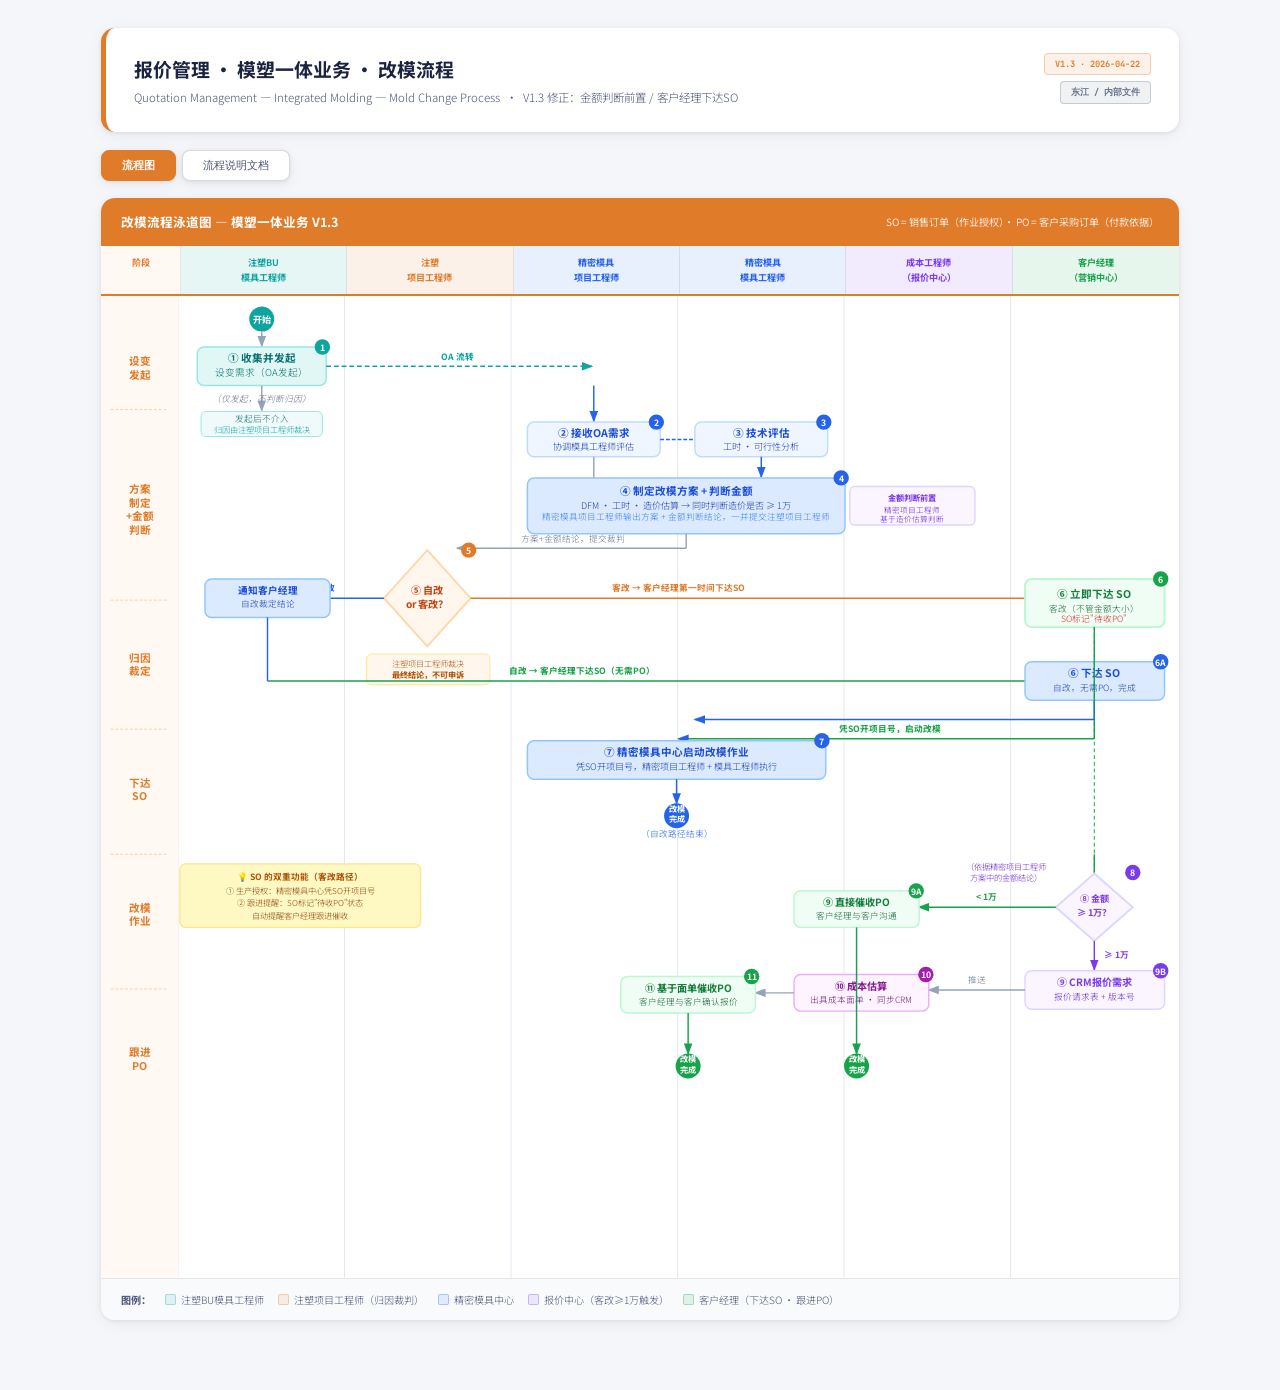
<file: 改模流程_模塑一体.html>
<!DOCTYPE html>
<html lang="zh-CN">
<head>
<meta charset="UTF-8">
<meta name="viewport" content="width=device-width, initial-scale=1.0">
<title>报价管理 · 模塑一体业务 · 改模流程 V1.3</title>
<link href="https://fonts.googleapis.com/css2?family=Noto+Sans+SC:wght@300;400;500;700&family=JetBrains+Mono:wght@400;500;700&display=swap" rel="stylesheet">
<style>
:root {
  --bg:#f4f6fa; --bg2:#ffffff; --bg3:#f8fafc; --bg4:#edf1f7;
  --line:rgba(0,0,0,.08); --line2:rgba(0,0,0,.15);
  --tx:#1a2340; --tx-mid:#4a5578; --tx-dim:#8494b4;
  --orange:#e07b2a; --orange-d:rgba(224,123,42,.1); --orange-b:rgba(224,123,42,.3);
  --blue:#2563eb;   --blue-d:rgba(37,99,235,.1);    --blue-b:rgba(37,99,235,.3);
  --teal:#0ea5a0;   --teal-d:rgba(14,165,160,.1);   --teal-b:rgba(14,165,160,.3);
  --green:#16a34a;  --green-d:rgba(22,163,74,.1);   --green-b:rgba(22,163,74,.3);
  --red:#dc2626;    --red-d:rgba(220,38,38,.1);     --red-b:rgba(220,38,38,.3);
  --gray:#64748b;   --gray-d:rgba(100,116,139,.1);  --gray-b:rgba(100,116,139,.3);
  --purple:#7c3aed; --purple-d:rgba(124,58,237,.1); --purple-b:rgba(124,58,237,.3);
  --sans:'Noto Sans SC',sans-serif; --mono:'JetBrains Mono',monospace;
  --shadow:0 1px 4px rgba(0,0,0,.08),0 4px 16px rgba(0,0,0,.05);
}
*,*::before,*::after{box-sizing:border-box;margin:0;padding:0}
html{font-size:14px}
body{background:var(--bg);color:var(--tx);font-family:var(--sans);font-weight:300;line-height:1.7}
.page{max-width:1120px;margin:0 auto;padding:2rem 1.5rem 5rem}

.doc-header{background:#fff;border-radius:14px;padding:1.75rem 2rem;margin-bottom:1.25rem;
  box-shadow:var(--shadow);border-left:5px solid var(--orange);
  display:grid;grid-template-columns:1fr auto;gap:1rem;align-items:start}
.doc-title{font-size:1.35rem;font-weight:700;color:var(--tx);margin-bottom:.25rem}
.doc-sub{font-size:.82rem;color:var(--tx-mid)}
.doc-meta{display:flex;flex-direction:column;align-items:flex-end;gap:6px}
.meta-tag{font-family:var(--mono);font-size:.62rem;font-weight:700;padding:3px 10px;
  border-radius:4px;border:1.5px solid;white-space:nowrap}
.mt-o{background:var(--orange-d);color:var(--orange);border-color:var(--orange-b)}
.mt-g{background:var(--gray-d);color:var(--gray);border-color:var(--gray-b)}

.tabs{display:flex;gap:6px;margin-bottom:1.25rem}
.tab-btn{font-size:.8rem;font-weight:500;padding:7px 20px;border-radius:8px;
  border:1.5px solid var(--line2);background:#fff;color:var(--tx-mid);
  cursor:pointer;transition:all .15s;box-shadow:var(--shadow)}
.tab-btn.active{background:var(--orange);color:#fff;border-color:var(--orange);font-weight:700}
.tab-btn:not(.active):hover{background:var(--bg4);color:var(--tx)}
.tab-panel{display:none}
.tab-panel.active{display:block}

.chip{display:inline-block;font-size:.6rem;font-weight:700;padding:1px 7px;
  border-radius:3px;border:1.5px solid;white-space:nowrap;vertical-align:middle;margin:1px}
.chip.o{background:var(--orange-d);color:var(--orange);border-color:var(--orange-b)}
.chip.b{background:var(--blue-d);color:var(--blue);border-color:var(--blue-b)}
.chip.t{background:var(--teal-d);color:var(--teal);border-color:var(--teal-b)}
.chip.g{background:var(--green-d);color:var(--green);border-color:var(--green-b)}
.chip.p{background:var(--purple-d);color:var(--purple);border-color:var(--purple-b)}
.chip.gr{background:var(--gray-d);color:var(--gray);border-color:var(--gray-b)}

.tag{display:inline-block;font-size:.6rem;font-weight:700;padding:1px 6px;
  border-radius:3px;border:1.5px solid;vertical-align:middle;margin-left:4px}
.tag.warn{background:#fef3c7;color:#b45309;border-color:#fde68a}

.alert{padding:10px 14px;border-radius:8px;border:1.5px solid;font-size:.78rem;
  line-height:1.7;display:flex;gap:9px;align-items:flex-start}
.alert.warn{background:#fffbeb;border-color:#fde68a;color:#b45309}
.alert.info{background:#eff6ff;border-color:#bfdbfe;color:#1d4ed8}
.alert.good{background:#f0fdf4;border-color:#bbf7d0;color:#15803d}
.alert strong{font-weight:700}
.ai{flex-shrink:0;margin-top:1px}

.doc-card{background:#fff;border-radius:12px;box-shadow:var(--shadow);overflow:hidden;margin-bottom:1rem}
.dc-head{padding:11px 18px;border-bottom:1px solid var(--line);
  display:flex;align-items:center;gap:10px;background:var(--bg3)}
.dc-num{width:27px;height:27px;border-radius:50%;background:var(--orange);color:#fff;
  font-family:var(--mono);font-size:.7rem;font-weight:700;
  display:flex;align-items:center;justify-content:center;flex-shrink:0}
.dc-title{font-size:.88rem;font-weight:700;color:var(--tx)}
.dc-body{padding:16px 18px}

.rtable{width:100%;border-collapse:collapse;font-size:.79rem}
.rtable th{background:var(--bg3);padding:8px 12px;text-align:left;font-weight:700;
  color:var(--tx-mid);border-bottom:1.5px solid var(--line)}
.rtable td{padding:9px 12px;border-bottom:1px solid var(--line);color:var(--tx-mid);
  vertical-align:top;line-height:1.6}
.rtable tr:last-child td{border-bottom:none}
.rtable tr:hover td{background:var(--bg3)}
.rtable td:first-child{color:var(--tx);font-weight:500}

.branch-grid{display:grid;grid-template-columns:1fr 1fr;gap:12px}
.branch-card{border-radius:10px;border:1.5px solid;padding:13px 15px}
.branch-card.self{background:var(--blue-d);border-color:var(--blue-b)}
.branch-card.client{background:var(--orange-d);border-color:var(--orange-b)}
.branch-title{font-size:.82rem;font-weight:700;margin-bottom:.5rem}
.branch-card.self .branch-title{color:var(--blue)}
.branch-card.client .branch-title{color:var(--orange)}
.branch-steps{list-style:none;padding:0;display:flex;flex-direction:column;gap:5px}
.branch-steps li{font-size:.76rem;color:var(--tx-mid);padding-left:14px;position:relative;line-height:1.55}
.branch-steps li::before{content:'→';position:absolute;left:0;color:var(--tx-dim)}
.branch-steps li strong{color:var(--tx);font-weight:500}

.amount-grid{display:grid;grid-template-columns:1fr 1fr;gap:10px;margin-top:10px}
.amount-card{background:#fff;border-radius:8px;border:1.5px solid var(--line);padding:12px 14px}
.amount-head{font-family:var(--mono);font-size:.7rem;font-weight:700;margin-bottom:6px}
.amount-card.lt .amount-head{color:var(--green)}
.amount-card.gte .amount-head{color:var(--purple)}
.amount-steps{list-style:none;padding:0;display:flex;flex-direction:column;gap:5px}
.amount-steps li{font-size:.74rem;color:var(--tx-mid);padding-left:12px;position:relative;line-height:1.55}
.amount-steps li::before{content:'·';position:absolute;left:0;font-size:1rem;color:var(--tx-dim);top:-2px}
.amount-steps li strong{color:var(--tx);font-weight:600}

.ver-table{width:100%;border-collapse:collapse;font-size:.78rem;border:1px solid var(--line);border-radius:8px;overflow:hidden}
.ver-table th{background:var(--bg3);padding:8px 12px;text-align:left;font-weight:700;color:var(--tx-dim);border-bottom:1px solid var(--line)}
.ver-table td{padding:8px 12px;border-bottom:1px solid var(--line);color:var(--tx-mid)}
.ver-table tr:last-child td{border-bottom:none}

@media(max-width:700px){
  .branch-grid,.amount-grid,.doc-header{grid-template-columns:1fr}
  .doc-meta{align-items:flex-start}
}
</style>
</head>
<body>
<div class="page">

<!-- HEADER -->
<div class="doc-header">
  <div>
    <div class="doc-title">报价管理 · 模塑一体业务 · 改模流程</div>
    <div class="doc-sub">Quotation Management — Integrated Molding — Mold Change Process &nbsp;·&nbsp; V1.3 修正：金额判断前置 / 客户经理下达SO</div>
  </div>
  <div class="doc-meta">
    <span class="meta-tag mt-o">V1.3 · 2026-04-22</span>
    <span class="meta-tag mt-g">东江 / 内部文件</span>
  </div>
</div>

<!-- TABS -->
<div class="tabs">
  <button class="tab-btn active" onclick="setTab('flow',this)">流程图</button>
  <button class="tab-btn" onclick="setTab('doc',this)">流程说明文档</button>
</div>

<!-- ══ FLOW TAB ══ -->
<div class="tab-panel active" id="tab-flow">
<div style="background:#fff;border-radius:14px;box-shadow:var(--shadow);overflow:hidden">

  <div style="padding:13px 20px;background:var(--orange);color:#fff;font-size:.9rem;font-weight:700;display:flex;align-items:center;justify-content:space-between;flex-wrap:wrap;gap:8px">
    <span>改模流程泳道图 — 模塑一体业务 V1.3</span>
    <span style="font-size:.72rem;font-weight:400;opacity:.85">SO = 销售订单（作业授权）· PO = 客户采购订单（付款依据）</span>
  </div>

  <!-- Column headers -->
  <div style="display:grid;grid-template-columns:80px repeat(6,1fr);border-bottom:2px solid var(--orange)">
    <div style="padding:9px 6px;text-align:center;font-size:.65rem;font-weight:700;color:var(--orange);background:#fff8f3;border-right:1px solid var(--line)">阶段</div>
    <div style="padding:9px 6px;text-align:center;font-size:.65rem;font-weight:700;color:var(--teal);background:var(--teal-d);border-right:1px solid var(--line)">注塑BU<br>模具工程师</div>
    <div style="padding:9px 6px;text-align:center;font-size:.65rem;font-weight:700;color:var(--orange);background:var(--orange-d);border-right:1px solid var(--line)">注塑<br>项目工程师</div>
    <div style="padding:9px 6px;text-align:center;font-size:.65rem;font-weight:700;color:var(--blue);background:var(--blue-d);border-right:1px solid var(--line)">精密模具<br>项目工程师</div>
    <div style="padding:9px 6px;text-align:center;font-size:.65rem;font-weight:700;color:var(--blue);background:var(--blue-d);border-right:1px solid var(--line)">精密模具<br>模具工程师</div>
    <div style="padding:9px 6px;text-align:center;font-size:.65rem;font-weight:700;color:var(--purple);background:var(--purple-d);border-right:1px solid var(--line)">成本工程师<br>（报价中心）</div>
    <div style="padding:9px 6px;text-align:center;font-size:.65rem;font-weight:700;color:var(--green);background:var(--green-d)">客户经理<br>（营销中心）</div>
  </div>

  <div style="overflow-x:auto">
  <svg viewBox="0 0 1120 1020" xmlns="http://www.w3.org/2000/svg"
       style="width:100%;min-width:820px;display:block;background:#fff;font-family:'Noto Sans SC',sans-serif">
    <defs>
      <marker id="a"  markerWidth="8" markerHeight="6" refX="7" refY="3" orient="auto"><path d="M0,0 L0,6 L8,3z" fill="#94a3b8"/></marker>
      <marker id="ao" markerWidth="8" markerHeight="6" refX="7" refY="3" orient="auto"><path d="M0,0 L0,6 L8,3z" fill="#e07b2a"/></marker>
      <marker id="ab" markerWidth="8" markerHeight="6" refX="7" refY="3" orient="auto"><path d="M0,0 L0,6 L8,3z" fill="#2563eb"/></marker>
      <marker id="ag" markerWidth="8" markerHeight="6" refX="7" refY="3" orient="auto"><path d="M0,0 L0,6 L8,3z" fill="#16a34a"/></marker>
      <marker id="at" markerWidth="8" markerHeight="6" refX="7" refY="3" orient="auto"><path d="M0,0 L0,6 L8,3z" fill="#0ea5a0"/></marker>
      <marker id="ap" markerWidth="8" markerHeight="6" refX="7" refY="3" orient="auto"><path d="M0,0 L0,6 L8,3z" fill="#7c3aed"/></marker>
    </defs>

    <!-- Lane dividers -->
    <line x1="80"  y1="0" x2="80"  y2="1020" stroke="#e2e8f0" stroke-width="1"/>
    <line x1="253" y1="0" x2="253" y2="1020" stroke="#e2e8f0" stroke-width="1"/>
    <line x1="426" y1="0" x2="426" y2="1020" stroke="#e2e8f0" stroke-width="1"/>
    <line x1="599" y1="0" x2="599" y2="1020" stroke="#e2e8f0" stroke-width="1"/>
    <line x1="772" y1="0" x2="772" y2="1020" stroke="#e2e8f0" stroke-width="1"/>
    <line x1="945" y1="0" x2="945" y2="1020" stroke="#e2e8f0" stroke-width="1"/>
    <rect x="0" y="0" width="80" height="1020" fill="#fff8f3"/>

    <!-- Phase labels -->
    <text x="40" y="72"  text-anchor="middle" font-size="11" font-weight="700" fill="#e07b2a">设变</text>
    <text x="40" y="86"  text-anchor="middle" font-size="11" font-weight="700" fill="#e07b2a">发起</text>
    <line x1="10" y1="118" x2="70" y2="118" stroke="#fbd0a8" stroke-width="1" stroke-dasharray="3,2"/>

    <text x="40" y="205" text-anchor="middle" font-size="11" font-weight="700" fill="#e07b2a">方案</text>
    <text x="40" y="219" text-anchor="middle" font-size="11" font-weight="700" fill="#e07b2a">制定</text>
    <text x="40" y="233" text-anchor="middle" font-size="11" font-weight="700" fill="#e07b2a">+金额</text>
    <text x="40" y="247" text-anchor="middle" font-size="11" font-weight="700" fill="#e07b2a">判断</text>
    <line x1="10" y1="316" x2="70" y2="316" stroke="#fbd0a8" stroke-width="1" stroke-dasharray="3,2"/>

    <text x="40" y="380" text-anchor="middle" font-size="11" font-weight="700" fill="#e07b2a">归因</text>
    <text x="40" y="394" text-anchor="middle" font-size="11" font-weight="700" fill="#e07b2a">裁定</text>
    <line x1="10" y1="450" x2="70" y2="450" stroke="#fbd0a8" stroke-width="1" stroke-dasharray="3,2"/>

    <text x="40" y="510" text-anchor="middle" font-size="11" font-weight="700" fill="#e07b2a">下达</text>
    <text x="40" y="524" text-anchor="middle" font-size="11" font-weight="700" fill="#e07b2a">SO</text>
    <line x1="10" y1="580" x2="70" y2="580" stroke="#fbd0a8" stroke-width="1" stroke-dasharray="3,2"/>

    <text x="40" y="640" text-anchor="middle" font-size="11" font-weight="700" fill="#e07b2a">改模</text>
    <text x="40" y="654" text-anchor="middle" font-size="11" font-weight="700" fill="#e07b2a">作业</text>
    <line x1="10" y1="720" x2="70" y2="720" stroke="#fbd0a8" stroke-width="1" stroke-dasharray="3,2"/>

    <text x="40" y="790" text-anchor="middle" font-size="11" font-weight="700" fill="#e07b2a">跟进</text>
    <text x="40" y="804" text-anchor="middle" font-size="11" font-weight="700" fill="#e07b2a">PO</text>

    <!-- ══ ① START ══ -->
    <circle cx="167" cy="24" r="13" fill="#0ea5a0"/>
    <text x="167" y="28" text-anchor="middle" font-size="9.5" font-weight="700" fill="white">开始</text>
    <line x1="167" y1="37" x2="167" y2="52" stroke="#94a3b8" stroke-width="1.5" marker-end="url(#a)"/>

    <!-- ① 发起设变需求 -->
    <rect x="100" y="53" width="134" height="40" rx="7" fill="#e0f7f6" stroke="#99e6e3" stroke-width="1.5"/>
    <text x="167" y="69" text-anchor="middle" font-size="11" font-weight="700" fill="#0c7370">① 收集并发起</text>
    <text x="167" y="83" text-anchor="middle" font-size="10" fill="#0c7370">设变需求（OA发起）</text>
    <circle cx="230" cy="53" r="8" fill="#0ea5a0"/>
    <text x="230" y="57" text-anchor="middle" font-size="9" font-weight="700" fill="white">1</text>
    <!-- OA流转→精密 -->
    <line x1="234" y1="73" x2="510" y2="73" stroke="#0ea5a0" stroke-width="1.5" stroke-dasharray="5,3" marker-end="url(#at)"/>
    <text x="370" y="66" text-anchor="middle" font-size="9" font-weight="700" fill="#0ea5a0">OA 流转</text>
    <line x1="167" y1="93" x2="167" y2="119" stroke="#94a3b8" stroke-width="1.5" marker-end="url(#a)"/>
    <text x="167" y="110" text-anchor="middle" font-size="9" fill="#64748b" font-style="italic">（仅发起，不判断归因）</text>
    <rect x="104" y="120" width="126" height="26" rx="5" fill="#f1fafa" stroke="#99e6e3" stroke-width="1"/>
    <text x="167" y="131" text-anchor="middle" font-size="9" fill="#0c7370">发起后不介入</text>
    <text x="167" y="142" text-anchor="middle" font-size="8.5" fill="#0ea5a0">归因由注塑项目工程师裁决</text>

    <!-- ══ 精密模具中心 接收 ══ -->
    <line x1="512" y1="93" x2="512" y2="130" stroke="#2563eb" stroke-width="1.5" marker-end="url(#ab)"/>

    <!-- ② 接收OA需求 -->
    <rect x="443" y="131" width="138" height="36" rx="7" fill="#eff6ff" stroke="#bfdbfe" stroke-width="1.5"/>
    <text x="512" y="147" text-anchor="middle" font-size="11" font-weight="700" fill="#1d4ed8">② 接收OA需求</text>
    <text x="512" y="160" text-anchor="middle" font-size="9.5" fill="#1e40af">协调模具工程师评估</text>
    <circle cx="577" cy="131" r="8" fill="#2563eb"/>
    <text x="577" y="135" text-anchor="middle" font-size="9" font-weight="700" fill="white">2</text>
    <line x1="581" y1="149" x2="640" y2="149" stroke="#2563eb" stroke-width="1.5" stroke-dasharray="4,2" marker-end="url(#ab)"/>

    <!-- ③ 模具工程师技术评估 -->
    <rect x="617" y="131" width="138" height="36" rx="7" fill="#eff6ff" stroke="#bfdbfe" stroke-width="1.5"/>
    <text x="686" y="147" text-anchor="middle" font-size="11" font-weight="700" fill="#1d4ed8">③ 技术评估</text>
    <text x="686" y="160" text-anchor="middle" font-size="9.5" fill="#1e40af">工时 · 可行性分析</text>
    <circle cx="751" cy="131" r="8" fill="#2563eb"/>
    <text x="751" y="135" text-anchor="middle" font-size="9" font-weight="700" fill="white">3</text>

    <!-- 合并→方案 -->
    <line x1="686" y1="167" x2="686" y2="188" stroke="#2563eb" stroke-width="1.5" marker-end="url(#ab)"/>
    <line x1="512" y1="167" x2="512" y2="205" stroke="#94a3b8" stroke-width="1.5"/>
    <line x1="512" y1="205" x2="649" y2="205" stroke="#94a3b8" stroke-width="1.5" marker-end="url(#a)"/>

    <!-- ④ 制定方案 + 金额判断（同步） -->
    <rect x="443" y="189" width="330" height="58" rx="7" fill="#dbeafe" stroke="#93c5fd" stroke-width="1.5"/>
    <text x="608" y="207" text-anchor="middle" font-size="11" font-weight="700" fill="#1d4ed8">④ 制定改模方案 + 判断金额</text>
    <text x="608" y="221" text-anchor="middle" font-size="9.5" fill="#1e40af">DFM · 工时 · 造价估算 → 同时判断造价是否 ≥ 1万</text>
    <text x="608" y="233" text-anchor="middle" font-size="9" fill="#3b82f6">精密模具项目工程师输出方案 + 金额判断结论，一并提交注塑项目工程师</text>
    <circle cx="769" cy="189" r="8" fill="#2563eb"/>
    <text x="769" y="193" text-anchor="middle" font-size="9" font-weight="700" fill="white">4</text>

    <!-- 金额判断说明 badge -->
    <rect x="778" y="198" width="130" height="40" rx="5" fill="#faf5ff" stroke="#ddd6fe" stroke-width="1.5"/>
    <text x="843" y="213" text-anchor="middle" font-size="8.5" font-weight="700" fill="#7c3aed">金额判断前置</text>
    <text x="843" y="225" text-anchor="middle" font-size="8" fill="#6d28d9">精密项目工程师</text>
    <text x="843" y="235" text-anchor="middle" font-size="8" fill="#6d28d9">基于造价估算判断</text>

    <!-- 方案→注塑项目工程师 -->
    <line x1="608" y1="247" x2="608" y2="262" stroke="#94a3b8" stroke-width="1.5"/>
    <line x1="608" y1="262" x2="370" y2="262" stroke="#94a3b8" stroke-width="1.5" marker-end="url(#a)"/>
    <text x="490" y="256" text-anchor="middle" font-size="9" fill="#64748b">方案+金额结论，提交裁判</text>

    <!-- ══ ⑤ 归因裁定 ══ -->
    <polygon points="339,264 384,314 339,364 294,314" fill="#fff7ed" stroke="#fed7aa" stroke-width="2"/>
    <text x="339" y="310" text-anchor="middle" font-size="10.5" font-weight="700" fill="#c2410c">⑤ 自改</text>
    <text x="339" y="324" text-anchor="middle" font-size="10.5" font-weight="700" fill="#c2410c">or 客改？</text>
    <circle cx="382" cy="264" r="8" fill="#e07b2a"/>
    <text x="382" y="268" text-anchor="middle" font-size="9" font-weight="700" fill="white">5</text>
    <rect x="276" y="372" width="128" height="32" rx="5" fill="#fff7ed" stroke="#fde68a" stroke-width="1"/>
    <text x="340" y="385" text-anchor="middle" font-size="8.5" fill="#b45309">注塑项目工程师裁决</text>
    <text x="340" y="397" text-anchor="middle" font-size="8.5" font-weight="700" fill="#b45309">最终结论，不可申诉</text>

    <!-- 裁定结论→客户经理（两条路径都到客户经理） -->
    <!-- 自改→客户经理 -->
    <line x1="294" y1="314" x2="175" y2="314" stroke="#2563eb" stroke-width="1.5" marker-end="url(#ab)"/>
    <text x="234" y="307" text-anchor="middle" font-size="9" font-weight="700" fill="#2563eb">自改</text>

    <!-- 客改→客户经理（右侧） -->
    <line x1="384" y1="314" x2="980" y2="314" stroke="#e07b2a" stroke-width="1.5" marker-end="url(#ag)"/>
    <text x="600" y="306" text-anchor="middle" font-size="9" font-weight="700" fill="#e07b2a">客改 → 客户经理第一时间下达SO</text>

    <!-- ══ 自改路径 ══ -->
    <!-- 自改：注塑项目工程师通知→客户经理下SO -->
    <rect x="108" y="294" width="130" height="40" rx="7" fill="#dbeafe" stroke="#93c5fd" stroke-width="1.5"/>
    <text x="173" y="310" text-anchor="middle" font-size="10" font-weight="700" fill="#1d4ed8">通知客户经理</text>
    <text x="173" y="323" text-anchor="middle" font-size="9" fill="#1e40af">自改裁定结论</text>

    <!-- 自改：通知→客户经理SO -->
    <line x1="173" y1="334" x2="173" y2="400" stroke="#2563eb" stroke-width="1.5"/>
    <line x1="173" y1="400" x2="980" y2="400" stroke="#16a34a" stroke-width="1.5" marker-end="url(#ag)"/>
    <text x="500" y="393" text-anchor="middle" font-size="9" font-weight="700" fill="#16a34a">自改 → 客户经理下达SO（无需PO）</text>

    <!-- ══ ⑥ 客户经理下达SO（客改） ══ -->
    <rect x="960" y="294" width="145" height="50" rx="7" fill="#f0fdf4" stroke="#bbf7d0" stroke-width="2"/>
    <text x="1032" y="314" text-anchor="middle" font-size="11" font-weight="700" fill="#15803d">⑥ 立即下达 SO</text>
    <text x="1032" y="328" text-anchor="middle" font-size="9" fill="#166534">客改（不管金额大小）</text>
    <text x="1032" y="339" text-anchor="middle" font-size="9" fill="#dc2626">SO标记"待收PO"</text>
    <circle cx="1101" cy="294" r="8" fill="#16a34a"/>
    <text x="1101" y="298" text-anchor="middle" font-size="9" font-weight="700" fill="white">6</text>

    <!-- ⑥A 客户经理下达SO（自改） -->
    <rect x="960" y="380" width="145" height="40" rx="7" fill="#dbeafe" stroke="#93c5fd" stroke-width="1.5"/>
    <text x="1032" y="396" text-anchor="middle" font-size="11" font-weight="700" fill="#1d4ed8">⑥ 下达 SO</text>
    <text x="1032" y="410" text-anchor="middle" font-size="9" fill="#1e40af">自改，无需PO，完成</text>
    <circle cx="1101" cy="380" r="8" fill="#2563eb"/>
    <text x="1101" y="384" text-anchor="middle" font-size="9" font-weight="700" fill="white">6A</text>

    <!-- ══ ⑦ 精密模具中心凭SO开项目号 ══ -->
    <!-- 客改SO → 精密改模 -->
    <line x1="1032" y1="344" x2="1032" y2="460" stroke="#16a34a" stroke-width="1.5"/>
    <line x1="1032" y1="460" x2="600" y2="460" stroke="#16a34a" stroke-width="1.5" marker-end="url(#ab)"/>
    <text x="820" y="453" text-anchor="middle" font-size="9" font-weight="700" fill="#16a34a">凭SO开项目号，启动改模</text>

    <!-- 自改SO → 精密改模 -->
    <line x1="1032" y1="420" x2="1032" y2="440" stroke="#2563eb" stroke-width="1.5"/>
    <line x1="1032" y1="440" x2="617" y2="440" stroke="#2563eb" stroke-width="1.5" marker-end="url(#ab)"/>

    <!-- ⑦ 精密改模作业 -->
    <rect x="443" y="462" width="310" height="40" rx="7" fill="#dbeafe" stroke="#93c5fd" stroke-width="1.5"/>
    <text x="598" y="478" text-anchor="middle" font-size="11" font-weight="700" fill="#1d4ed8">⑦ 精密模具中心启动改模作业</text>
    <text x="598" y="492" text-anchor="middle" font-size="9.5" fill="#1e40af">凭SO开项目号，精密项目工程师 + 模具工程师执行</text>
    <circle cx="749" cy="462" r="8" fill="#2563eb"/>
    <text x="749" y="466" text-anchor="middle" font-size="9" font-weight="700" fill="white">7</text>

    <!-- 改模完成：自改 -->
    <circle cx="598" cy="540" r="13" fill="#2563eb"/>
    <text x="598" y="536" text-anchor="middle" font-size="8.5" font-weight="700" fill="white">改模</text>
    <text x="598" y="547" text-anchor="middle" font-size="8.5" font-weight="700" fill="white">完成</text>
    <line x1="598" y1="502" x2="598" y2="527" stroke="#2563eb" stroke-width="1.5" marker-end="url(#ab)"/>
    <text x="598" y="562" text-anchor="middle" font-size="9" fill="#2563eb">（自改路径结束）</text>

    <!-- ══ PO跟进（客改，并行） ══ -->
    <!-- 金额判断箭头从SO往下分叉 -->
    <line x1="1032" y1="344" x2="1032" y2="600" stroke="#16a34a" stroke-width="1" stroke-dasharray="4,3"/>

    <!-- < 1万分支 -->
    <line x1="1032" y1="580" x2="1032" y2="600" stroke="#16a34a" stroke-width="1.5"/>

    <!-- ⑧ 金额判断节点 （在客户经理泳道） -->
    <polygon points="1032,600 1072,635 1032,670 992,635" fill="#faf5ff" stroke="#ddd6fe" stroke-width="2"/>
    <text x="1032" y="630" text-anchor="middle" font-size="9.5" font-weight="700" fill="#7c3aed">⑧ 金额</text>
    <text x="1032" y="644" text-anchor="middle" font-size="9.5" font-weight="700" fill="#7c3aed">≥ 1万？</text>
    <circle cx="1072" cy="599" r="8" fill="#7c3aed"/>
    <text x="1072" y="603" text-anchor="middle" font-size="9" font-weight="700" fill="white">8</text>
    <text x="940" y="596" text-anchor="middle" font-size="8.5" fill="#6d28d9">（依据精密项目工程师</text>
    <text x="940" y="608" text-anchor="middle" font-size="8.5" fill="#6d28d9"> 方案中的金额结论）</text>

    <!-- < 1万 → 直接跟进PO -->
    <line x1="992" y1="635" x2="850" y2="635" stroke="#16a34a" stroke-width="1.5" marker-end="url(#ag)"/>
    <text x="920" y="628" text-anchor="middle" font-size="9" font-weight="700" fill="#16a34a">&lt; 1万</text>

    <rect x="720" y="618" width="130" height="38" rx="7" fill="#f0fdf4" stroke="#bbf7d0" stroke-width="1.5"/>
    <text x="785" y="634" text-anchor="middle" font-size="10.5" font-weight="700" fill="#15803d">⑨ 直接催收PO</text>
    <text x="785" y="647" text-anchor="middle" font-size="9" fill="#166534">客户经理与客户沟通</text>
    <circle cx="847" cy="618" r="8" fill="#16a34a"/>
    <text x="847" y="622" text-anchor="middle" font-size="9" font-weight="700" fill="white">9A</text>

    <!-- ≥ 1万 → 报价中心 -->
    <line x1="1032" y1="670" x2="1032" y2="700" stroke="#7c3aed" stroke-width="1.5" marker-end="url(#ap)"/>
    <text x="1055" y="688" text-anchor="middle" font-size="9" font-weight="700" fill="#7c3aed">≥ 1万</text>

    <!-- CRM生成报价需求 -->
    <rect x="960" y="701" width="145" height="40" rx="7" fill="#faf5ff" stroke="#ddd6fe" stroke-width="1.5"/>
    <text x="1032" y="717" text-anchor="middle" font-size="10.5" font-weight="700" fill="#7c3aed">⑨ CRM报价需求</text>
    <text x="1032" y="731" text-anchor="middle" font-size="9" fill="#6d28d9">报价请求表 + 版本号</text>
    <circle cx="1101" cy="701" r="8" fill="#7c3aed"/>
    <text x="1101" y="705" text-anchor="middle" font-size="9" font-weight="700" fill="white">9B</text>

    <!-- → 成本工程师 -->
    <line x1="960" y1="721" x2="860" y2="721" stroke="#94a3b8" stroke-width="1.5" marker-end="url(#a)"/>
    <text x="910" y="714" text-anchor="middle" font-size="9" fill="#64748b">推送</text>

    <!-- 成本估算 -->
    <rect x="720" y="705" width="140" height="38" rx="7" fill="#fdf4ff" stroke="#f0abfc" stroke-width="1.5"/>
    <text x="790" y="721" text-anchor="middle" font-size="10.5" font-weight="700" fill="#86198f">⑩ 成本估算</text>
    <text x="790" y="735" text-anchor="middle" font-size="9" fill="#701a75">出具成本面单 · 同步CRM</text>
    <circle cx="857" cy="705" r="8" fill="#a21caf"/>
    <text x="857" y="709" text-anchor="middle" font-size="9" font-weight="700" fill="white">10</text>

    <!-- 面单→客户经理跟进PO -->
    <line x1="720" y1="724" x2="680" y2="724" stroke="#94a3b8" stroke-width="1.5" marker-end="url(#a)"/>

    <rect x="540" y="707" width="140" height="38" rx="7" fill="#f0fdf4" stroke="#bbf7d0" stroke-width="1.5"/>
    <text x="610" y="723" text-anchor="middle" font-size="10.5" font-weight="700" fill="#15803d">⑪ 基于面单催收PO</text>
    <text x="610" y="737" text-anchor="middle" font-size="9" fill="#166534">客户经理与客户确认报价</text>
    <circle cx="676" cy="707" r="8" fill="#16a34a"/>
    <text x="676" y="711" text-anchor="middle" font-size="9" font-weight="700" fill="white">11</text>

    <!-- 完成节点 -->
    <circle cx="785" cy="800" r="13" fill="#16a34a"/>
    <text x="785" y="796" text-anchor="middle" font-size="8.5" font-weight="700" fill="white">改模</text>
    <text x="785" y="807" text-anchor="middle" font-size="8.5" font-weight="700" fill="white">完成</text>
    <line x1="785" y1="656" x2="785" y2="787" stroke="#16a34a" stroke-width="1.5" marker-end="url(#ag)"/>

    <circle cx="610" cy="800" r="13" fill="#16a34a"/>
    <text x="610" y="796" text-anchor="middle" font-size="8.5" font-weight="700" fill="white">改模</text>
    <text x="610" y="807" text-anchor="middle" font-size="8.5" font-weight="700" fill="white">完成</text>
    <line x1="610" y1="745" x2="610" y2="787" stroke="#16a34a" stroke-width="1.5" marker-end="url(#ag)"/>

    <!-- SO功能说明 -->
    <rect x="82" y="590" width="250" height="66" rx="6" fill="#fef9c3" stroke="#fde68a" stroke-width="1.5"/>
    <text x="207" y="607" text-anchor="middle" font-size="9" font-weight="700" fill="#b45309">💡 SO 的双重功能（客改路径）</text>
    <text x="207" y="621" text-anchor="middle" font-size="8.5" fill="#92400e">① 生产授权：精密模具中心凭SO开项目号</text>
    <text x="207" y="634" text-anchor="middle" font-size="8.5" fill="#92400e">② 跟进提醒：SO标记"待收PO"状态</text>
    <text x="207" y="647" text-anchor="middle" font-size="8.5" fill="#92400e">    自动提醒客户经理跟进催收</text>

  </svg>
  </div>

  <!-- legend -->
  <div style="padding:12px 20px;border-top:1px solid var(--line);background:var(--bg3);display:flex;gap:14px;flex-wrap:wrap;align-items:center">
    <span style="font-size:.72rem;font-weight:700;color:var(--tx-mid)">图例：</span>
    <span style="font-size:.72rem;color:var(--tx-mid);display:flex;align-items:center;gap:5px"><span style="width:11px;height:11px;background:var(--teal-d);border:1.5px solid var(--teal-b);border-radius:2px;display:inline-block"></span>注塑BU模具工程师</span>
    <span style="font-size:.72rem;color:var(--tx-mid);display:flex;align-items:center;gap:5px"><span style="width:11px;height:11px;background:var(--orange-d);border:1.5px solid var(--orange-b);border-radius:2px;display:inline-block"></span>注塑项目工程师（归因裁判）</span>
    <span style="font-size:.72rem;color:var(--tx-mid);display:flex;align-items:center;gap:5px"><span style="width:11px;height:11px;background:var(--blue-d);border:1.5px solid var(--blue-b);border-radius:2px;display:inline-block"></span>精密模具中心</span>
    <span style="font-size:.72rem;color:var(--tx-mid);display:flex;align-items:center;gap:5px"><span style="width:11px;height:11px;background:var(--purple-d);border:1.5px solid var(--purple-b);border-radius:2px;display:inline-block"></span>报价中心（客改≥1万触发）</span>
    <span style="font-size:.72rem;color:var(--tx-mid);display:flex;align-items:center;gap:5px"><span style="width:11px;height:11px;background:var(--green-d);border:1.5px solid var(--green-b);border-radius:2px;display:inline-block"></span>客户经理（下达SO · 跟进PO）</span>
  </div>
</div>
</div>

<!-- ══ DOC TAB ══ -->
<div class="tab-panel" id="tab-doc">

  <!-- 概述 -->
  <div class="doc-card">
    <div class="dc-head"><div class="dc-num">概</div><div class="dc-title">流程概述与核心设计逻辑</div></div>
    <div class="dc-body" style="display:flex;flex-direction:column;gap:10px">
      <p style="font-size:.82rem;color:var(--tx-mid);line-height:1.8">本流程适用于<strong style="color:var(--tx)">模塑一体业务</strong>中发生的模具设变（改模）管理，覆盖从设变需求发起到改模完成、PO 跟进的完整闭环。</p>
      <div class="alert info">
        <span class="ai">📌</span>
        <div>
          <strong>V1.3 三项核心修正：</strong><br>
          ① <strong>金额判断前置</strong>：精密模具中心项目工程师在制定方案时同步判断造价是否 ≥ 1万，结论随方案一并提交，不做后置判断<br>
          ② <strong>客户经理下达SO</strong>：注塑项目工程师做出归因裁定后，由客户经理第一时间下达SO（原版为注塑项目工程师下达）<br>
          ③ <strong>自改也需要下达SO</strong>：自改和客改均需下达 SO 作为精密模具中心开项目号的内部授权凭证
        </div>
      </div>
      <div style="display:grid;grid-template-columns:1fr 1fr;gap:10px">
        <div class="alert good"><span class="ai">🎯</span><div><strong>效率目标：</strong>SO 先行保证改模不等 PO，金额判断前置消除流程等待，改模与收款追踪并行推进。</div></div>
        <div class="alert warn"><span class="ai">🔒</span><div><strong>管控目标：</strong>客改收费归属书面确认，SO 标记"待收PO"状态自动提醒客户经理，追款动作内嵌流程。</div></div>
      </div>
    </div>
  </div>

  <!-- 角色职责 -->
  <div class="doc-card">
    <div class="dc-head"><div class="dc-num">①</div><div class="dc-title">六个角色与职责边界</div></div>
    <div class="dc-body">
      <table class="rtable">
        <thead><tr><th>角色</th><th>部门</th><th>核心职责</th><th>关键输出</th></tr></thead>
        <tbody>
          <tr>
            <td>注塑BU模具工程师</td>
            <td><span class="chip t">注塑BU</span></td>
            <td><strong>流程发起人。</strong>收集产线设变需求，通过 OA 发起设变申请，流转至精密模具中心。不参与自改/客改判断，避免既做裁判又做运动员。</td>
            <td>设变需求单（OA，含模号、产品名称、改动内容）</td>
          </tr>
          <tr>
            <td>注塑项目工程师</td>
            <td><span class="chip o">注塑BU</span></td>
            <td><strong>归因裁判。</strong>在精密模具方案和金额结论提交后，依据改动原因裁定自改或客改。判断结论为最终结论，不可申诉。裁定完成后通知客户经理。</td>
            <td>自改/客改归因结论</td>
          </tr>
          <tr>
            <td>精密模具项目工程师</td>
            <td><span class="chip b">精密模具中心</span></td>
            <td>通过 OA 接收设变需求，协调模具工程师制定改模方案（DFM、工时、造价）。<strong>同步基于造价估算判断金额是否 ≥ 1万</strong>，方案和金额结论一并提交注塑项目工程师。可直接与客户对接技术方案（基于效率），但收费确认须留书面记录。<strong>凭 SO 开项目号启动改模作业。</strong></td>
            <td>改模方案（DFM、工时、造价）+ 金额判断结论（≥1万 or &lt;1万）</td>
          </tr>
          <tr>
            <td>精密模具工程师</td>
            <td><span class="chip b">精密模具中心</span></td>
            <td>协同精密模具项目工程师评估改模技术可行性，提供工时估算和技术参数。</td>
            <td>工时估算、技术方案细节</td>
          </tr>
          <tr>
            <td>成本工程师</td>
            <td><span class="chip p">报价中心</span></td>
            <td><strong>仅在客改且金额 ≥ 1万时介入。</strong>基于精密模具造价估算，出具成本分析面单并同步 CRM，供客户经理与客户谈判使用。</td>
            <td>成本分析面单（CRM 同步）</td>
          </tr>
          <tr>
            <td>客户经理</td>
            <td><span class="chip g">营销中心</span></td>
            <td><strong>下达SO + 跟进PO。</strong>注塑项目工程师裁定完成后，客户经理第一时间下达SO（自改和客改均下达）。自改路径 SO 下达即完成，无需跟进 PO。客改路径 SO 下达后根据金额分流跟进 PO。</td>
            <td>SO 下达（全路径）；客改路径另需客户 PO 确认</td>
          </tr>
        </tbody>
      </table>
    </div>
  </div>

  <!-- 归因标准 -->
  <div class="doc-card">
    <div class="dc-head"><div class="dc-num">②</div><div class="dc-title">自改 / 客改归因标准</div></div>
    <div class="dc-body" style="display:flex;flex-direction:column;gap:12px">
      <div class="alert warn">
        <span class="ai">⚠️</span>
        <div><strong>判断时机：</strong>归因判断须在精密模具方案出具<strong>之后</strong>进行，以造价估算和改动原因为客观依据。注塑项目工程师不得在方案未出前主观判定，判断结论为最终结论，不可申诉。</div>
      </div>
      <div class="branch-grid">
        <div class="branch-card self">
          <div class="branch-title">🔵 自改情形（公司内部承担费用）</div>
          <ul class="branch-steps">
            <li>模具正常使用损耗（顶针断裂、镶件磨损）</li>
            <li>模具制造时的工艺失误（尺寸偏差、粗糙度不达标）</li>
            <li>模具设计缺陷（走胶不顺、困气、缩水）</li>
            <li>维护保养不当导致的损坏</li>
            <li>公司内部试模过程中造成的损伤</li>
            <li>DFM 阶段公司评估失误，导致后期需改模</li>
          </ul>
        </div>
        <div class="branch-card client">
          <div class="branch-title">🟠 客改情形（费用由客户承担）</div>
          <ul class="branch-steps">
            <li>客户产品设计变更（ECN）——尺寸、结构、壁厚调整</li>
            <li>客户更改材料规格（影响收缩率或工艺参数）</li>
            <li>客户更改外观要求（纹路、光泽度、颜色）</li>
            <li>客户更改功能要求（配合关系、装配结构）</li>
            <li>客户更改标准或认证要求（标识、材料牌号）</li>
            <li>客户要求增减模穴数量</li>
          </ul>
        </div>
      </div>
      <div>
        <div style="font-size:.8rem;font-weight:700;color:var(--tx);margin-bottom:8px">⚡ 灰色地带处理规则</div>
        <table class="rtable">
          <thead><tr><th>情形</th><th>判定规则</th></tr></thead>
          <tbody>
            <tr><td>客户投诉产品不良，但根因是模具问题</td><td><span class="chip b">自改</span> 问题根因决定费用归属，不因客户投诉改变</td></tr>
            <tr><td>DFM 阶段客户已签字确认，量产后不满意</td><td><span class="chip o">客改</span> 以 DFM 书面签字记录为准，已确认即视为客改</td></tr>
            <tr><td>模具到期需翻新，合同无寿命约定</td><td><span class="chip gr">待议</span> 双方协商；建议后续新合同加入模具寿命条款</td></tr>
            <tr><td>客户要求提升性能，但模具本身亦有缺陷</td><td><span class="chip gr">拆分</span> 缺陷修复部分自改，性能提升部分客改，分别核算</td></tr>
          </tbody>
        </table>
      </div>
    </div>
  </div>

  <!-- 三条路径 -->
  <div class="doc-card">
    <div class="dc-head"><div class="dc-num">③</div><div class="dc-title">三条路径详细步骤</div></div>
    <div class="dc-body" style="display:flex;flex-direction:column;gap:18px">

      <!-- 共同前置步骤 -->
      <div>
        <div style="font-size:.82rem;font-weight:700;color:var(--tx-mid);margin-bottom:8px">▶ 共同前置步骤（三条路径均须执行）</div>
        <table class="rtable">
          <thead><tr><th style="width:40px">步骤</th><th>操作</th><th>执行角色</th><th>输出</th></tr></thead>
          <tbody>
            <tr><td style="font-family:var(--mono);font-weight:700">P1</td><td>通过 OA 发起设变需求，流转至精密模具中心</td><td><span class="chip t">注塑BU模具工程师</span></td><td>设变需求单（含模号、改动内容）</td></tr>
            <tr><td style="font-family:var(--mono);font-weight:700">P2</td><td>接收 OA 需求，协调模具工程师评估，<strong>制定改模方案并同步判断金额是否 ≥ 1万</strong></td><td><span class="chip b">精密模具项目工程师 + 模具工程师</span></td><td>改模方案（DFM、工时、造价）+ 金额判断结论</td></tr>
            <tr><td style="font-family:var(--mono);font-weight:700">P3</td><td>审核方案和改动原因，<strong>裁定自改或客改</strong>（最终结论），通知客户经理</td><td><span class="chip o">注塑项目工程师</span></td><td>归因裁定结论</td></tr>
            <tr><td style="font-family:var(--mono);font-weight:700">P4</td><td>收到裁定结论后，<strong>第一时间下达 SO</strong></td><td><span class="chip g">客户经理</span></td><td>SO（自改和客改均下达）</td></tr>
            <tr><td style="font-family:var(--mono);font-weight:700">P5</td><td>凭 SO 开项目号，<strong>启动改模作业</strong></td><td><span class="chip b">精密模具中心</span></td><td>改模进入执行阶段</td></tr>
          </tbody>
        </table>
      </div>

      <!-- 三条路径 -->
      <div>
        <div style="font-size:.82rem;font-weight:700;color:var(--tx-mid);margin-bottom:10px">▶ P5 之后，按归因和金额分三条路径</div>
        <div class="branch-grid" style="gap:10px">
          <div class="branch-card self">
            <div class="branch-title">🔵 路径A：自改（任意金额）</div>
            <ul class="branch-steps">
              <li>SO 下达，无需客户 PO</li>
              <li>精密模具中心凭 SO 改模，完成</li>
              <li><strong>客户经理不需要跟进任何收款</strong></li>
            </ul>
          </div>
          <div class="branch-card client">
            <div class="branch-title">🟠 路径B：客改（需跟进PO）</div>
            <ul class="branch-steps">
              <li>与客户确认收费归属<span class="tag warn">书面必留</span></li>
              <li>SO 已先行下达，改模同步进行</li>
              <li>SO 标记"待收PO"，系统自动提醒客户经理</li>
            </ul>
          </div>
        </div>
        <div class="amount-grid">
          <div class="amount-card lt">
            <div class="amount-head">客改 · 金额 &lt; 1万</div>
            <ul class="amount-steps">
              <li>成本工程师<strong>不介入</strong></li>
              <li>客户经理直接与客户沟通改模费用</li>
              <li>催收客户 PO，完成</li>
            </ul>
          </div>
          <div class="amount-card gte">
            <div class="amount-head">客改 · 金额 ≥ 1万</div>
            <ul class="amount-steps">
              <li>CRM 自动生成报价需求（请求表 + 版本号）</li>
              <li>成本工程师出具成本分析面单，同步 CRM</li>
              <li>客户经理基于成本面单与客户确认报价</li>
              <li>催收客户 PO，完成</li>
            </ul>
          </div>
        </div>
        <div class="alert info" style="margin-top:10px">
          <span class="ai">💡</span>
          <div><strong>SO 先行的设计逻辑：</strong>改模作业不等 PO，否则客户拖延付款会导致生产停滞。SO 先下保证效率，SO 上"待收PO"标记将追款动作内嵌进系统，改模执行与 PO 跟进并行推进，两不误。</div>
        </div>
      </div>
    </div>
  </div>

  <!-- 关键规则 -->
  <div class="doc-card">
    <div class="dc-head"><div class="dc-num">④</div><div class="dc-title">关键规则与风险提示</div></div>
    <div class="dc-body" style="display:flex;flex-direction:column;gap:10px">
      <div class="alert warn">
        <span class="ai">📝</span>
        <div><strong>书面记录强制要求（客改）：</strong>不论是注塑项目工程师还是精密模具项目工程师与客户沟通，以下两件事必须留书面记录：① 客户明确确认"费用由客户承担"；② 客户对改模金额有书面回复（≥1万时须对报价有明确书面确认）。口头确认不作为追款依据。</div>
      </div>
      <div class="alert warn">
        <span class="ai">⚡</span>
        <div><strong>精密模具项目工程师直接对客时的边界：</strong>负责技术方案沟通，<strong>收费归属和金额确认属于商务事项</strong>，须同步通知注塑项目工程师，不得单独以口头形式向客户承诺价格，避免与成本工程师核算结果出入造成内部被动。</div>
      </div>
      <div class="alert info">
        <span class="ai">🔮</span>
        <div><strong>待完善事项：</strong>目前模具合同未约定模具寿命，建议后续新合同加入模具寿命条款（以模次或年限），从根本上消除翻新费用归属争议。</div>
      </div>
    </div>
  </div>

  <!-- 版本记录 -->
  <div class="doc-card">
    <div class="dc-head"><div class="dc-num">附</div><div class="dc-title">版本记录</div></div>
    <div class="dc-body">
      <table class="ver-table">
        <thead><tr><th>版本</th><th>日期</th><th>修订内容</th></tr></thead>
        <tbody>
          <tr><td style="font-family:var(--mono);font-weight:700">V1.0</td><td>2026-04-22</td><td>首次定稿：明确自改/客改归因规则、金额分级处理路径及书面记录要求</td></tr>
          <tr><td style="font-family:var(--mono);font-weight:700">V1.1</td><td>2026-04-22</td><td>修正发起角色为注塑BU模具工程师；明确注塑项目工程师仅负责归因裁判；增加精密模具工程师独立泳道；OA流转路径更新</td></tr>
          <tr><td style="font-family:var(--mono);font-weight:700">V1.2</td><td>2026-04-22</td><td>修正SO/PO逻辑：自改和客改均下达SO；SO先于PO下达；SO标记"待收PO"状态提醒客户经理跟进</td></tr>
          <tr><td style="font-family:var(--mono);font-weight:700">V1.3</td><td>2026-04-22</td><td>修正三处：① 金额判断前置至精密模具项目工程师制定方案时同步完成；② SO下达角色改为客户经理（原为注塑项目工程师）；③ 明确归因裁定后客户经理第一时间下达SO，不区分金额大小</td></tr>
        </tbody>
      </table>
    </div>
  </div>

</div><!-- /tab-doc -->

</div><!-- /page -->
<script>
function setTab(name,btn){
  document.querySelectorAll('.tab-btn').forEach(function(b){b.classList.remove('active')});
  document.querySelectorAll('.tab-panel').forEach(function(p){p.classList.remove('active')});
  btn.classList.add('active');
  document.getElementById('tab-'+name).classList.add('active');
}
</script>
</body>
</html>
</file>
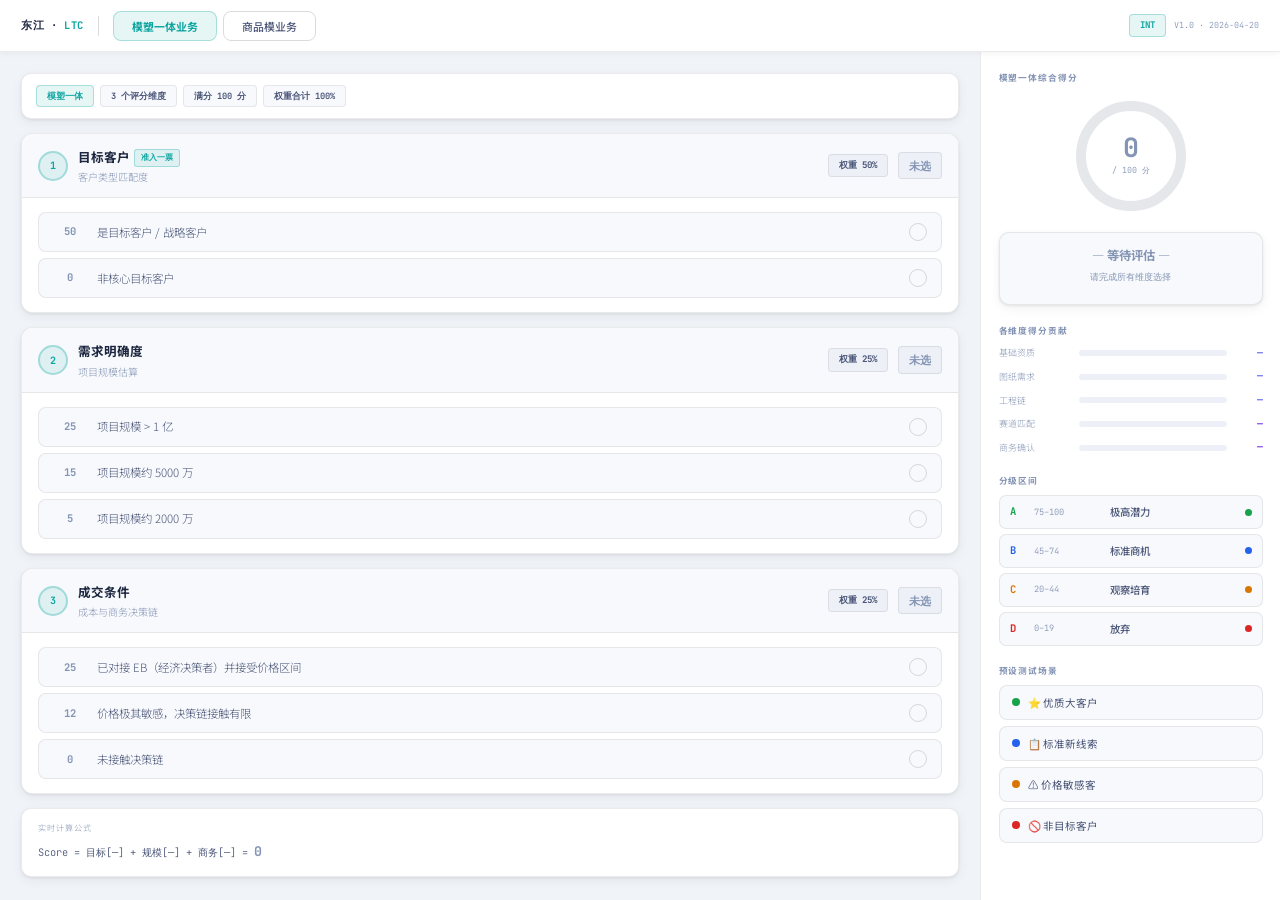
<file: 线索转商机.html>
<!DOCTYPE html>
<html lang="zh-CN">
<head>
<meta charset="UTF-8">
<meta name="viewport" content="width=device-width, initial-scale=1.0">
<title>线索转商机评估系统 · 交互演示平台</title>
<link href="https://fonts.googleapis.com/css2?family=JetBrains+Mono:wght@400;500;700&family=Noto+Sans+SC:wght@300;400;500;700&display=swap" rel="stylesheet">
<style>
:root {
  --bg:    #f0f4f8;
  --bg2:   #ffffff;
  --bg3:   #f7f9fc;
  --bg4:   #edf1f7;
  --line:  rgba(0,0,0,.08);
  --line2: rgba(0,0,0,.14);
  --tx:    #1e2740;
  --tx-dim:#8494b4;
  --tx-mid:#4a5578;
  --white: #ffffff;

  --int:   #0ea5a0;  --int-d: rgba(14,165,160,.1);  --int-b: rgba(14,165,160,.3);
  --com:   #6366f1;  --com-d: rgba(99,102,241,.1);  --com-b: rgba(99,102,241,.3);

  --a:  #16a34a;  --a-d:  rgba(22,163,74,.1);   --a-b:  rgba(22,163,74,.3);
  --b:  #2563eb;  --b-d:  rgba(37,99,235,.1);   --b-b:  rgba(37,99,235,.3);
  --c:  #d97706;  --c-d:  rgba(217,119,6,.1);   --c-b:  rgba(217,119,6,.3);
  --d:  #dc2626;  --d-d:  rgba(220,38,38,.1);   --d-b:  rgba(220,38,38,.3);

  --mono:'JetBrains Mono',monospace;
  --sans:'Noto Sans SC',sans-serif;
  --shadow: 0 1px 3px rgba(0,0,0,.08), 0 4px 12px rgba(0,0,0,.05);
  --shadow-md: 0 4px 16px rgba(0,0,0,.1);
}

*,*::before,*::after{box-sizing:border-box;margin:0;padding:0}
html{font-size:14px;scroll-behavior:smooth}
body{background:var(--bg);color:var(--tx);font-family:var(--sans);font-weight:300;line-height:1.7;min-height:100vh}

/* ── TOPBAR ── */
.topbar{
  background:#ffffff;border-bottom:1px solid var(--line);height:52px;
  display:flex;align-items:center;padding:0 1.5rem;gap:1rem;
  position:sticky;top:0;z-index:300;overflow-x:auto;
  box-shadow:0 1px 6px rgba(0,0,0,.06);
}
.tb-brand{font-family:var(--mono);font-size:.75rem;font-weight:700;letter-spacing:.06em;white-space:nowrap;flex-shrink:0;color:var(--tx)}
.tb-brand em{font-style:normal;color:var(--int)}
.tb-sep{width:1px;height:20px;background:var(--line2);flex-shrink:0}
.biz-tabs{display:flex;gap:6px;flex-shrink:0}
.biz-tab{
  font-family:var(--sans);font-size:.78rem;font-weight:500;
  padding:6px 18px;border-radius:8px;border:1.5px solid var(--line2);
  background:transparent;color:var(--tx-mid);cursor:pointer;transition:all .15s;white-space:nowrap;
}
.biz-tab.int.active{background:var(--int-d);color:var(--int);border-color:var(--int-b);font-weight:700}
.biz-tab.com.active{background:var(--com-d);color:var(--com);border-color:var(--com-b);font-weight:700}
.biz-tab:not(.active):hover{background:var(--bg3);color:var(--tx)}
.tb-right{margin-left:auto;display:flex;align-items:center;gap:8px;flex-shrink:0}
.tb-tag{font-family:var(--mono);font-size:.65rem;font-weight:700;padding:3px 10px;border-radius:4px;border:1.5px solid}
.tb-tag.int{background:var(--int-d);color:var(--int);border-color:var(--int-b)}
.tb-tag.com{background:var(--com-d);color:var(--com);border-color:var(--com-b)}
.tb-ver{font-family:var(--mono);font-size:.6rem;color:var(--tx-dim)}

/* ── LAYOUT ── */
.layout{display:grid;grid-template-columns:1fr 300px;min-height:calc(100vh - 52px)}
.main{padding:1.5rem;display:flex;flex-direction:column;gap:1rem;overflow-y:auto}
.sidebar{
  background:#fff;border-left:1px solid var(--line);
  padding:1.25rem;display:flex;flex-direction:column;gap:1.25rem;
  position:sticky;top:52px;height:calc(100vh - 52px);overflow-y:auto;
}

/* ── BIZ PANELS ── */
.biz-panel{display:none;flex-direction:column;gap:1rem}
.biz-panel.active{display:flex}

/* ── SCORE CHIPS ── */
.score-chips{
  display:flex;gap:6px;flex-wrap:wrap;padding:.75rem 1rem;
  background:#fff;border:1px solid var(--line);border-radius:10px;
  box-shadow:var(--shadow);
}
.sc-chip{font-family:var(--mono);font-size:.62rem;font-weight:700;padding:3px 10px;border-radius:4px;border:1.5px solid}
.sc-chip.int{background:var(--int-d);color:var(--int);border-color:var(--int-b)}
.sc-chip.com{background:var(--com-d);color:var(--com);border-color:var(--com-b)}
.sc-chip.neutral{background:var(--bg3);color:var(--tx-mid);border-color:var(--line)}

/* ── DIM CARD ── */
.dim-card{
  background:#fff;border:1.5px solid var(--line);border-radius:12px;
  overflow:hidden;transition:border-color .2s, box-shadow .2s;
  box-shadow:var(--shadow);
}
.dim-card:hover{border-color:var(--line2);box-shadow:var(--shadow-md)}
.dim-head{
  padding:12px 16px;border-bottom:1px solid var(--line);
  display:flex;align-items:center;gap:10px;flex-wrap:wrap;
  background:var(--bg3);
}
.dim-num{
  font-family:var(--mono);font-size:.72rem;font-weight:700;
  width:30px;height:30px;border-radius:50%;
  display:flex;align-items:center;justify-content:center;
  border:2px solid;flex-shrink:0;
}
.dn-int{background:var(--int-d);color:var(--int);border-color:var(--int-b)}
.dn-com{background:var(--com-d);color:var(--com);border-color:var(--com-b)}
.dim-title{font-size:.9rem;font-weight:700;color:var(--tx)}
.dim-meta{font-size:.72rem;color:var(--tx-dim);margin-top:1px}
.dim-wt{
  margin-left:auto;font-family:var(--mono);font-size:.65rem;font-weight:700;
  padding:3px 10px;border-radius:4px;background:var(--bg4);
  color:var(--tx-mid);border:1px solid var(--line);flex-shrink:0;
}
.dim-score-now{
  font-family:var(--mono);font-size:.82rem;font-weight:700;
  padding:3px 10px;border-radius:4px;border:1.5px solid;
  flex-shrink:0;transition:all .2s;
}

.dim-body{padding:14px 16px;display:flex;flex-direction:column;gap:10px;background:#fff}

/* ── OPTION BUTTONS ── */
.opt-group{display:flex;flex-direction:column;gap:6px}
.opt-btn{
  display:flex;align-items:center;gap:10px;padding:10px 14px;
  background:var(--bg3);border:1.5px solid var(--line);border-radius:8px;
  cursor:pointer;transition:all .15s;text-align:left;
}
.opt-btn:hover{background:var(--bg4);border-color:var(--line2);box-shadow:0 2px 6px rgba(0,0,0,.06)}
.opt-btn.selected.int{background:var(--int-d);border-color:var(--int-b)}
.opt-btn.selected.com{background:var(--com-d);border-color:var(--com-b)}
.opt-pts{
  font-family:var(--mono);font-size:.75rem;font-weight:700;
  width:34px;text-align:center;flex-shrink:0;
}
.opt-btn.selected.int .opt-pts{color:var(--int)}
.opt-btn.selected.com .opt-pts{color:var(--com)}
.opt-btn:not(.selected) .opt-pts{color:var(--tx-dim)}
.opt-text{font-size:.82rem;color:var(--tx-mid);line-height:1.5;flex:1}
.opt-btn.selected .opt-text{color:var(--tx);font-weight:500}
.opt-check{
  width:18px;height:18px;border-radius:50%;border:1.5px solid var(--line2);
  flex-shrink:0;display:flex;align-items:center;justify-content:center;
  font-size:.65rem;font-weight:700;transition:all .15s;
}
.opt-btn.selected.int .opt-check{background:var(--int);border-color:var(--int);color:#fff}
.opt-btn.selected.com .opt-check{background:var(--com);border-color:var(--com);color:#fff}

/* ── RESULT BAR ── */
.dim-result{
  background:var(--bg3);border:1px solid var(--line);border-radius:6px;
  padding:8px 12px;font-family:var(--mono);font-size:.7rem;color:var(--tx-mid);line-height:1.8;
}

/* ── FORMULA BAR ── */
.formula-bar{
  background:#fff;border:1.5px solid var(--line);border-radius:10px;
  padding:12px 16px;font-family:var(--mono);font-size:.74rem;color:var(--tx-mid);
  line-height:1.8;box-shadow:var(--shadow);
}
.fb-title{font-size:.58rem;letter-spacing:.12em;text-transform:uppercase;color:var(--tx-dim);margin-bottom:4px;font-family:var(--sans)}
.fb-total{font-size:.95rem;font-weight:700}

/* ── ALERT ── */
.alert{
  padding:10px 14px;border-radius:8px;font-size:.78rem;line-height:1.65;
  border:1.5px solid;display:flex;gap:9px;align-items:flex-start;
}
.alert.good{background:#f0fdf4;border-color:#bbf7d0;color:#15803d}
.alert.warn{background:#fffbeb;border-color:#fde68a;color:#b45309}
.alert.info{background:#eff6ff;border-color:#bfdbfe;color:#1d4ed8}
.alert.bad {background:#fef2f2;border-color:#fecaca;color:#b91c1c}
.alert.gate{background:#fff7ed;border-color:#fed7aa;color:#c2410c}
.alert strong{font-weight:700}
.alert-icon{flex-shrink:0;margin-top:1px}
.hidden{display:none!important}

/* ── TAG ── */
.tag{display:inline-block;font-family:var(--mono);font-size:.58rem;font-weight:700;
     padding:1px 6px;border-radius:3px;border:1.5px solid;vertical-align:middle;margin-left:4px}
.tag.int{background:var(--int-d);color:var(--int);border-color:var(--int-b)}
.tag.com{background:var(--com-d);color:var(--com);border-color:var(--com-b)}
.tag.new{background:#fef3c7;color:#b45309;border-color:#fde68a}
.tag.core{background:#fef2f2;color:#dc2626;border-color:#fecaca}

/* ── SIDEBAR ── */
.sb-label{
  font-family:var(--sans);font-size:.62rem;font-weight:700;letter-spacing:.1em;
  text-transform:uppercase;color:var(--tx-dim);margin-bottom:.5rem;
}

/* ring */
.ring-wrap{display:flex;flex-direction:column;align-items:center;gap:.75rem}
.ring-outer{position:relative;width:130px;height:130px}
.ring-svg{transform:rotate(-90deg)}
.ring-bg{fill:none;stroke:#e5e7eb;stroke-width:10}
.ring-fill{fill:none;stroke-width:10;stroke-linecap:round;transition:stroke-dashoffset .5s ease,stroke .3s}
.ring-center{position:absolute;inset:0;display:flex;flex-direction:column;align-items:center;justify-content:center}
.ring-score{font-family:var(--mono);font-size:1.9rem;font-weight:700;line-height:1}
.ring-max{font-family:var(--mono);font-size:.6rem;color:var(--tx-dim);margin-top:2px}

/* grade card */
.grade-card{
  width:100%;padding:12px 14px;border-radius:10px;border:1.5px solid var(--line);
  text-align:center;transition:all .3s;background:var(--bg3);
  box-shadow:var(--shadow);
}
.grade-name{font-family:var(--sans);font-size:.88rem;font-weight:700;margin-bottom:4px}
.grade-range{font-family:var(--mono);font-size:.62rem;margin-bottom:6px}
.grade-label{font-size:.72rem;font-weight:600;padding:2px 12px;border-radius:20px;
              display:inline-block;border:1.5px solid}
.grade-action{font-size:.72rem;color:var(--tx-mid);margin-top:8px;line-height:1.6;text-align:left}

/* breakdown */
.breakdown{display:flex;flex-direction:column;gap:7px}
.bk-row{display:flex;align-items:center;gap:8px;font-size:.7rem}
.bk-name{color:var(--tx-dim);width:72px;flex-shrink:0;overflow:hidden;white-space:nowrap;
         text-overflow:ellipsis;font-size:.64rem}
.bk-track{flex:1;height:6px;background:var(--bg4);border-radius:3px;overflow:hidden}
.bk-fill{height:100%;border-radius:3px;transition:width .4s ease}
.bk-val{font-family:var(--mono);font-weight:700;font-size:.7rem;width:28px;text-align:right}

/* tiers */
.tier-grid{display:flex;flex-direction:column;gap:5px}
.tier-row{
  display:flex;align-items:center;gap:8px;padding:7px 10px;
  background:var(--bg3);border:1.5px solid var(--line);border-radius:7px;
  transition:all .2s;
}
.tier-row.active-tier{border-color:currentColor}
.tier-badge{font-family:var(--mono);font-size:.75rem;font-weight:700;width:16px;flex-shrink:0}
.tier-range{font-family:var(--mono);font-size:.62rem;color:var(--tx-dim);width:68px;flex-shrink:0}
.tier-name{font-size:.74rem;font-weight:500;flex:1}
.tier-dot{width:7px;height:7px;border-radius:50%;flex-shrink:0}

/* cases */
.case-grid{display:flex;flex-direction:column;gap:6px}
.case-btn{
  font-size:.75rem;font-family:var(--sans);font-weight:400;padding:9px 12px;
  border-radius:8px;border:1.5px solid var(--line);background:var(--bg3);
  color:var(--tx-mid);cursor:pointer;transition:all .15s;text-align:left;
  display:flex;align-items:center;gap:8px;
}
.case-btn:hover{background:var(--bg4);border-color:var(--line2);color:var(--tx)}
.case-btn.active-int{border-color:var(--int-b);background:var(--int-d);color:var(--int);font-weight:600}
.case-btn.active-com{border-color:var(--com-b);background:var(--com-d);color:var(--com);font-weight:600}
.case-dot{width:8px;height:8px;border-radius:50%;flex-shrink:0}

@media(max-width:820px){
  .layout{grid-template-columns:1fr}
  .sidebar{position:static;height:auto;border-left:none;border-top:1px solid var(--line)}
}
</style>
</head>
<body>

<!-- TOPBAR -->
<div class="topbar">
  <div class="tb-brand">东江 · <em>LTC</em></div>
  <div class="tb-sep"></div>
  <div class="biz-tabs">
    <button class="biz-tab int active" id="tab-int" onclick="setBiz('int')">模塑一体业务</button>
    <button class="biz-tab com" id="tab-com" onclick="setBiz('com')">商品模业务</button>
  </div>
  <div class="tb-right">
    <span class="tb-tag int" id="topbar-tag">INT</span>
    <span class="tb-ver">V1.0 · 2026-04-20</span>
  </div>
</div>

<div class="layout">
<div class="main" id="main-panel">

  <!-- ══ INT PANEL ══ -->
  <div class="biz-panel active" id="panel-int">

    <div class="score-chips">
      <span class="sc-chip int">模塑一体</span>
      <span class="sc-chip neutral">3 个评分维度</span>
      <span class="sc-chip neutral">满分 100 分</span>
      <span class="sc-chip neutral">权重合计 100%</span>
    </div>

    <!-- D1 目标客户 -->
    <div class="dim-card">
      <div class="dim-head">
        <div class="dim-num dn-int">1</div>
        <div>
          <div class="dim-title">目标客户<span class="tag int">准入一票</span></div>
          <div class="dim-meta">客户类型匹配度</div>
        </div>
        <span class="dim-wt">权重 50%</span>
        <span class="dim-score-now" id="int-badge-0" style="background:var(--bg4);color:var(--tx-dim);border-color:var(--line)">未选</span>
      </div>
      <div class="dim-body">
        <div class="opt-group" id="int-opts-0"></div>
        <div class="dim-result hidden" id="int-result-0"></div>
      </div>
    </div>

    <!-- D2 需求明确度 -->
    <div class="dim-card">
      <div class="dim-head">
        <div class="dim-num dn-int">2</div>
        <div>
          <div class="dim-title">需求明确度</div>
          <div class="dim-meta">项目规模估算</div>
        </div>
        <span class="dim-wt">权重 25%</span>
        <span class="dim-score-now" id="int-badge-1" style="background:var(--bg4);color:var(--tx-dim);border-color:var(--line)">未选</span>
      </div>
      <div class="dim-body">
        <div class="opt-group" id="int-opts-1"></div>
        <div class="dim-result hidden" id="int-result-1"></div>
      </div>
    </div>

    <!-- D3 成交条件 -->
    <div class="dim-card">
      <div class="dim-head">
        <div class="dim-num dn-int">3</div>
        <div>
          <div class="dim-title">成交条件</div>
          <div class="dim-meta">成本与商务决策链</div>
        </div>
        <span class="dim-wt">权重 25%</span>
        <span class="dim-score-now" id="int-badge-2" style="background:var(--bg4);color:var(--tx-dim);border-color:var(--line)">未选</span>
      </div>
      <div class="dim-body">
        <div class="opt-group" id="int-opts-2"></div>
        <div class="dim-result hidden" id="int-result-2"></div>
      </div>
    </div>

    <div class="formula-bar">
      <div class="fb-title">实时计算公式</div>
      <div id="int-formula-eq">Score = 目标[—] + 规模[—] + 商务[—] = <span class="fb-total" style="color:var(--tx-dim)">0</span></div>
    </div>

    <div class="alert info hidden" id="int-action"></div>

  </div><!-- /panel-int -->

  <!-- ══ COM PANEL ══ -->
  <div class="biz-panel" id="panel-com">

    <div class="score-chips">
      <span class="sc-chip com">商品模</span>
      <span class="sc-chip neutral">5 个评分维度</span>
      <span class="sc-chip neutral">满分 100 分</span>
      <span class="sc-chip neutral">权重合计 100%</span>
      <span class="sc-chip com"><span class="tag new">新增</span>&nbsp;赛道匹配 + 商务确认</span>
    </div>

    <!-- D1 基础资质 -->
    <div class="dim-card">
      <div class="dim-head">
        <div class="dim-num dn-com">1</div>
        <div>
          <div class="dim-title">基础资质</div>
          <div class="dim-meta">主体实力评估</div>
        </div>
        <span class="dim-wt">权重 10%</span>
        <span class="dim-score-now" id="com-badge-0" style="background:var(--bg4);color:var(--tx-dim);border-color:var(--line)">未选</span>
      </div>
      <div class="dim-body">
        <div class="opt-group" id="com-opts-0"></div>
        <div class="dim-result hidden" id="com-result-0"></div>
      </div>
    </div>

    <!-- D2 图纸需求 — 硬规则门槛 -->
    <div class="dim-card">
      <div class="dim-head">
        <div class="dim-num dn-com">2</div>
        <div>
          <div class="dim-title">需求明确度<span class="tag core">硬规则</span></div>
          <div class="dim-meta">3D 图纸 / DFM 需求完整度</div>
        </div>
        <span class="dim-wt">权重 40%</span>
        <span class="dim-score-now" id="com-badge-1" style="background:var(--bg4);color:var(--tx-dim);border-color:var(--line)">未选</span>
      </div>
      <div class="dim-body">
        <div class="opt-group" id="com-opts-1"></div>
        <div class="dim-result hidden" id="com-result-1"></div>
        <div class="alert gate hidden" id="com-d2-gate">
          <span class="alert-icon">🚧</span>
          <div><strong>硬性门槛未达到：</strong>需求明确度得分 &lt; 20 分（未提供 2D 图纸或样品），<strong>不可转商机</strong>，即使总分达标也不允许创建。请在商品模第一阶段补充图纸材料后再发起转化。</div>
        </div>
      </div>
    </div>

    <!-- D3 工程决策链 -->
    <div class="dim-card">
      <div class="dim-head">
        <div class="dim-num dn-com">3</div>
        <div>
          <div class="dim-title">成交条件</div>
          <div class="dim-meta">工程技术决策链接触深度</div>
        </div>
        <span class="dim-wt">权重 10%</span>
        <span class="dim-score-now" id="com-badge-2" style="background:var(--bg4);color:var(--tx-dim);border-color:var(--line)">未选</span>
      </div>
      <div class="dim-body">
        <div class="opt-group" id="com-opts-2"></div>
        <div class="dim-result hidden" id="com-result-2"></div>
      </div>
    </div>

    <!-- D4 赛道匹配 NEW -->
    <div class="dim-card">
      <div class="dim-head">
        <div class="dim-num dn-com">4</div>
        <div>
          <div class="dim-title">目标客户<span class="tag new">新增</span></div>
          <div class="dim-meta">客户赛道匹配度</div>
        </div>
        <span class="dim-wt">权重 25%</span>
        <span class="dim-score-now" id="com-badge-3" style="background:var(--bg4);color:var(--tx-dim);border-color:var(--line)">未选</span>
      </div>
      <div class="dim-body">
        <div class="opt-group" id="com-opts-3"></div>
        <div class="dim-result hidden" id="com-result-3"></div>
      </div>
    </div>

    <!-- D5 商务条件 NEW -->
    <div class="dim-card">
      <div class="dim-head">
        <div class="dim-num dn-com">5</div>
        <div>
          <div class="dim-title">商务条件<span class="tag new">新增</span></div>
          <div class="dim-meta">付款条件与预算确认</div>
        </div>
        <span class="dim-wt">权重 15%</span>
        <span class="dim-score-now" id="com-badge-4" style="background:var(--bg4);color:var(--tx-dim);border-color:var(--line)">未选</span>
      </div>
      <div class="dim-body">
        <div class="opt-group" id="com-opts-4"></div>
        <div class="dim-result hidden" id="com-result-4"></div>
      </div>
    </div>

    <div class="formula-bar">
      <div class="fb-title">实时计算公式</div>
      <div id="com-formula-eq">Score = 资质[—] + 图纸[—] + 工程[—] + 赛道[—] + 商务[—] = <span class="fb-total" style="color:var(--tx-dim)">0</span></div>
    </div>

    <div class="alert info hidden" id="com-action"></div>

  </div><!-- /panel-com -->

</div><!-- /main -->

<!-- SIDEBAR -->
<div class="sidebar">

  <div>
    <div class="sb-label" id="sb-biz-label">模塑一体综合得分</div>
    <div class="ring-wrap">
      <div class="ring-outer">
        <svg class="ring-svg" width="130" height="130" viewBox="0 0 130 130">
          <circle class="ring-bg" cx="65" cy="65" r="50"/>
          <circle class="ring-fill" id="ring-fill" cx="65" cy="65" r="50"
            stroke-dasharray="314.16" stroke-dashoffset="314.16" stroke="#16a34a"/>
        </svg>
        <div class="ring-center">
          <div class="ring-score" id="ring-score" style="color:var(--tx-dim)">0</div>
          <div class="ring-max">/ 100 分</div>
        </div>
      </div>
      <div class="grade-card" id="grade-card">
        <div class="grade-name" id="grade-name" style="color:var(--tx-dim)">— 等待评估 —</div>
        <div class="grade-range" id="grade-range" style="color:var(--tx-dim)">请完成所有维度选择</div>
        <div id="grade-label-wrap"></div>
        <div class="grade-action" id="grade-action"></div>
      </div>
    </div>
  </div>

  <div>
    <div class="sb-label">各维度得分贡献</div>
    <div class="breakdown" id="sb-breakdown"></div>
  </div>

  <div>
    <div class="sb-label">分级区间</div>
    <div class="tier-grid">
      <div class="tier-row" id="tier-a" style="color:var(--a)">
        <span class="tier-badge">A</span>
        <span class="tier-range">75–100</span>
        <span class="tier-name" style="color:var(--tx-mid)">极高潜力</span>
        <span class="tier-dot" style="background:var(--a)"></span>
      </div>
      <div class="tier-row" id="tier-b" style="color:var(--b)">
        <span class="tier-badge">B</span>
        <span class="tier-range">45–74</span>
        <span class="tier-name" style="color:var(--tx-mid)">标准商机</span>
        <span class="tier-dot" style="background:var(--b)"></span>
      </div>
      <div class="tier-row" id="tier-c" style="color:var(--c)">
        <span class="tier-badge">C</span>
        <span class="tier-range">20–44</span>
        <span class="tier-name" style="color:var(--tx-mid)">观察培育</span>
        <span class="tier-dot" style="background:var(--c)"></span>
      </div>
      <div class="tier-row" id="tier-d" style="color:var(--d)">
        <span class="tier-badge">D</span>
        <span class="tier-range">0–19</span>
        <span class="tier-name" style="color:var(--tx-mid)">放弃</span>
        <span class="tier-dot" style="background:var(--d)"></span>
      </div>
    </div>
  </div>

  <div>
    <div class="sb-label">预设测试场景</div>
    <div class="case-grid" id="case-grid"></div>
  </div>

</div>
</div>

<script>
var CFG = {
  int: {
    label:'模塑一体',
    dims:[
      {title:'目标客户',desc:'客户类型匹配度',weight:50,
       opts:[{pts:50,text:'是目标客户 / 战略客户'},{pts:0,text:'非核心目标客户'}]},
      {title:'需求明确度',desc:'项目规模估算',weight:25,
       opts:[{pts:25,text:'项目规模 > 1 亿'},{pts:15,text:'项目规模约 5000 万'},{pts:5,text:'项目规模约 2000 万'}]},
      {title:'成交条件',desc:'成本与商务决策链',weight:25,
       opts:[{pts:25,text:'已对接 EB（经济决策者）并接受价格区间'},{pts:12,text:'价格极其敏感，决策链接触有限'},{pts:0,text:'未接触决策链'}]},
    ],
    formulaFn:function(s){return 'Score = 目标['+s[0]+'] + 规模['+s[1]+'] + 商务['+s[2]+'] = '},
    breakdownLabels:['目标客户','项目规模','成交条件'],
    breakdownColors:['var(--int)','var(--int)','var(--int)'],
  },
  com:{
    label:'商品模',
    dims:[
      {title:'基础资质',desc:'主体实力',weight:10,
       opts:[{pts:10,text:'头部企业 / 战略老客'},{pts:7,text:'中型潜力客户'},{pts:3,text:'小微 / 初创企业'}]},
      {title:'需求明确度',desc:'3D图纸/DFM需求',weight:40,
       opts:[{pts:40,text:'有完整 3D 图纸 / 详细调项书'},{pts:20,text:'仅有 2D 图纸或实物样品'},{pts:5,text:'仅有口头描述，无书面资料'}]},
      {title:'工程技术决策链',desc:'技术接触深度',weight:10,
       opts:[{pts:10,text:'已对接技术 / 工程负责人'},{pts:5,text:'仅对接采购职能'},{pts:0,text:'未接触任何关键人'}]},
      {title:'客户赛道匹配度',desc:'赛道适配程度',weight:25,
       opts:[{pts:25,text:'核心赛道客户（精准匹配公司战略）'},{pts:15,text:'潜力赛道客户（有一定匹配度）'},{pts:0,text:'非目标赛道'}]},
      {title:'商务条件确认',desc:'付款与预算初步确认',weight:15,
       opts:[{pts:15,text:'付款条件 ≤ 90 天且已获预算确认'},{pts:8,text:'商务条件待议，预算未明确'},{pts:0,text:'未讨论任何商务条件'}]},
    ],
    formulaFn:function(s){return 'Score = 资质['+s[0]+'] + 图纸['+s[1]+'] + 工程['+s[2]+'] + 赛道['+s[3]+'] + 商务['+s[4]+'] = '},
    breakdownLabels:['基础资质','图纸需求','工程链','赛道匹配','商务确认'],
    breakdownColors:['var(--com)','var(--com)','var(--com)','#7c3aed','#7c3aed'],
  }
};

var GRADES={
  a:{min:75,max:100,name:'A 类',label:'极高潜力',col:'var(--a)',
     bg:'#f0fdf4',bd:'#bbf7d0',lbg:'#dcfce7',
     action:'可绕过主管复核，由销售直接发起商机，同步分配成本工程师（优先级：高）。'},
  b:{min:45,max:74,name:'B 类',label:'标准商机',col:'var(--b)',
     bg:'#eff6ff',bd:'#bfdbfe',lbg:'#dbeafe',
     action:'正常转商机，按标准流程分配成本工程师，进入常规评审周期。'},
  c:{min:20,max:44,name:'C 类',label:'观察培育',col:'var(--c)',
     bg:'#fffbeb',bd:'#fde68a',lbg:'#fef3c7',
     action:'转商机后标记「观察培育」，CE 资源按空闲调配，30 天内复评；复评仍为 C 则降级关闭。'},
  d:{min:0,max:19,name:'D 类',label:'放弃',col:'var(--d)',
     bg:'#fef2f2',bd:'#fecaca',lbg:'#fee2e2',
     action:'不满足转商机最低门槛，标注关闭原因后归档至公海池，不予转化。'},
};

var CASES={
  int:[
    {icon:'⭐',name:'优质大客户',col:'var(--a)',sel:[0,0,0]},
    {icon:'📋',name:'标准新线索',col:'var(--b)',sel:[0,1,1]},
    {icon:'⚠️',name:'价格敏感客',col:'var(--c)',sel:[0,2,1]},
    {icon:'🚫',name:'非目标客户',col:'var(--d)',sel:[1,2,2]},
  ],
  com:[
    {icon:'⭐',name:'完美线索',col:'var(--a)',sel:[0,0,0,0,0]},
    {icon:'📋',name:'标准工程客',col:'var(--b)',sel:[1,1,1,1,1]},
    {icon:'🚧',name:'图纸不足（硬拦截）',col:'var(--c)',sel:[0,2,0,0,0]},
    {icon:'🚫',name:'非赛道比价',col:'var(--d)',sel:[2,2,2,2,2]},
  ]
};

var state={biz:'int',scores:{int:[-1,-1,-1],com:[-1,-1,-1,-1,-1]}};

function setBiz(biz){
  state.biz=biz;
  ['int','com'].forEach(function(b){
    document.getElementById('panel-'+b).classList.toggle('active',b===biz);
    document.getElementById('tab-'+b).classList.toggle('active',b===biz);
  });
  document.getElementById('topbar-tag').textContent=biz.toUpperCase();
  document.getElementById('topbar-tag').className='tb-tag '+biz;
  document.getElementById('sb-biz-label').textContent=CFG[biz].label+'综合得分';
  buildCases(biz);
  recalc(biz);
}

function buildOpts(biz){
  CFG[biz].dims.forEach(function(dim,di){
    var c=document.getElementById(biz+'-opts-'+di);
    c.innerHTML='';
    dim.opts.forEach(function(opt,oi){
      var btn=document.createElement('div');
      btn.className='opt-btn';
      btn.dataset.pts=opt.pts;
      btn.onclick=function(){selectOpt(biz,di,oi,opt.pts,this)};
      btn.innerHTML='<div class="opt-pts">'+opt.pts+'</div><div class="opt-text">'+opt.text+'</div><div class="opt-check"></div>';
      c.appendChild(btn);
    });
  });
}

function selectOpt(biz,di,oi,pts,btn){
  var c=document.getElementById(biz+'-opts-'+di);
  c.querySelectorAll('.opt-btn').forEach(function(b){
    b.classList.remove('selected','int','com');
    b.querySelector('.opt-check').textContent='';
  });
  btn.classList.add('selected',biz);
  btn.querySelector('.opt-check').textContent='✓';
  state.scores[biz][di]=pts;
  updateDimBadge(biz,di,pts);
  var res=document.getElementById(biz+'-result-'+di);
  res.classList.remove('hidden');
  var colStyle=pts>15?'color:var(--a)':pts>5?'color:var(--c)':'color:var(--d)';
  res.innerHTML='本维度得分 → <span style="font-family:var(--mono);font-weight:700;'+colStyle+'">'+pts+' 分</span> / '+CFG[biz].dims[di].weight+' 满分';
  if(biz==='com'&&di===1){
    document.getElementById('com-d2-gate').classList.toggle('hidden',pts>=20);
  }
  recalc(biz);
}

function updateDimBadge(biz,di,pts){
  var el=document.getElementById(biz+'-badge-'+di);
  el.textContent=pts+' 分';
  el.style.background=pts>0?(biz==='int'?'var(--int-d)':'var(--com-d)'):'var(--bg4)';
  el.style.color=pts>0?(biz==='int'?'var(--int)':'var(--com)'):'var(--tx-dim)';
  el.style.borderColor=pts>0?(biz==='int'?'var(--int-b)':'var(--com-b)'):'var(--line)';
}

function recalc(biz){
  var sc=state.scores[biz];
  var filled=sc.filter(function(v){return v>=0}).length;
  var total=sc.filter(function(v){return v>=0}).reduce(function(a,b){return a+b},0);
  var parts=sc.map(function(v){return v<0?'—':v});
  var fc=total>=75?'var(--a)':total>=45?'var(--b)':total>=20?'var(--c)':'var(--d)';
  var feqId=biz+'-formula-eq';
  var ftxt=CFG[biz].formulaFn(parts);
  document.getElementById(feqId).innerHTML=
    ftxt+'<span class="fb-total" style="color:'+(filled>0?fc:'var(--tx-dim)')+'">'+total+'</span>';
  // ring
  var pct=Math.min(total/100,1);
  var fill=document.getElementById('ring-fill');
  fill.style.strokeDashoffset=314.16-pct*314.16;
  var rcol=total>=75?'#16a34a':total>=45?'#2563eb':total>=20?'#d97706':'#dc2626';
  fill.style.stroke=rcol;
  var rs=document.getElementById('ring-score');
  rs.textContent=total;
  rs.style.color=filled>0?rcol:'var(--tx-dim)';
  updateGrade(total,filled);
  updateBreakdown(biz,sc);
  highlightTier(total,filled);
  showAction(biz,total,filled,sc);
  document.querySelectorAll('.case-btn').forEach(function(b){b.classList.remove('active-int','active-com')});
}

function updateGrade(total,filled){
  var gc=document.getElementById('grade-card');
  var gn=document.getElementById('grade-name');
  var gr=document.getElementById('grade-range');
  var gl=document.getElementById('grade-label-wrap');
  var ga=document.getElementById('grade-action');
  if(!filled){
    gc.style.cssText='background:var(--bg3);border-color:var(--line)';
    gn.textContent='— 等待评估 —';gn.style.color='var(--tx-dim)';
    gr.textContent='请完成所有维度选择';gr.style.color='var(--tx-dim)';
    gl.innerHTML='';ga.textContent='';return;
  }
  var key=total>=75?'a':total>=45?'b':total>=20?'c':'d';
  var g=GRADES[key];
  gc.style.cssText='background:'+g.bg+';border-color:'+g.bd;
  gn.textContent=g.name+' · '+g.label;gn.style.color=g.col;
  gr.textContent=g.min+'–'+g.max+' 分区间';gr.style.color=g.col;
  gl.innerHTML='<span class="grade-label" style="color:'+g.col+';border-color:'+g.col+';background:'+g.lbg+'">'+g.label+'</span>';
  ga.textContent=g.action;
}

function updateBreakdown(biz,sc){
  var c=document.getElementById('sb-breakdown');
  c.innerHTML='';
  CFG[biz].dims.forEach(function(dim,i){
    var v=sc[i];
    var pct=v<0?0:Math.min(v/dim.weight*100,100);
    var col=CFG[biz].breakdownColors[i];
    var row=document.createElement('div');
    row.className='bk-row';
    row.innerHTML='<span class="bk-name">'+CFG[biz].breakdownLabels[i]+'</span>'+
      '<div class="bk-track"><div class="bk-fill" style="background:'+col+';width:'+pct+'%"></div></div>'+
      '<span class="bk-val" style="color:'+col+'">'+(v<0?'—':v)+'</span>';
    c.appendChild(row);
  });
}

function highlightTier(total,filled){
  ['a','b','c','d'].forEach(function(g){
    var el=document.getElementById('tier-'+g);
    el.classList.remove('active-tier');
    el.style.background='var(--bg3)';el.style.borderColor='var(--line)';
    el.querySelector('.tier-name').style.color='var(--tx-mid)';
  });
  if(!filled)return;
  var key=total>=75?'a':total>=45?'b':total>=20?'c':'d';
  var el=document.getElementById('tier-'+key);
  var g=GRADES[key];
  el.classList.add('active-tier');
  el.style.background=g.bg;el.style.borderColor=g.bd;
  el.querySelector('.tier-name').style.color=g.col;
}

function showAction(biz,total,filled,sc){
  var actEl=document.getElementById(biz+'-action');
  actEl.classList.add('hidden');
  if(filled!==CFG[biz].dims.length)return;
  // com: check d2 gate
  if(biz==='com'&&sc[1]>=0&&sc[1]<20){
    actEl.className='alert bad';
    actEl.innerHTML='<span class="alert-icon">🚧</span><div><strong>无法转商机：</strong>需求明确度（图纸/DFM）得分 '+sc[1]+' 分，低于硬性门槛 20 分。请先补充 2D 图纸或样品，再重新评分。</div>';
    actEl.classList.remove('hidden');return;
  }
  var cls,icon,txt;
  if(total>=75){
    cls='good';icon='🚀';
    txt='<strong>A 类快通道：</strong>评分 '+total+' 分，可绕过主管复核，由销售直接发起商机，同步分配成本工程师（优先级：高）。';
  }else if(total>=45){
    cls='info';icon='✅';
    txt='<strong>B 类标准商机：</strong>评分 '+total+' 分，正常转商机，按标准流程分配成本工程师资源，进入常规评审周期。';
  }else if(total>=20){
    cls='warn';icon='⏳';
    txt='<strong>C 类观察培育：</strong>评分 '+total+' 分，转商机后标记「观察培育」，CE 资源按空闲调配，需在 <strong>30 天内</strong>复评；复评仍为 C 则降级关闭。';
  }else{
    cls='bad';icon='🚫';
    txt='<strong>D 类放弃：</strong>评分 '+total+' 分，不满足最低门槛（< 20 分），请标注关闭原因后归档至公海池，不予转化。';
  }
  actEl.className='alert '+cls;
  actEl.innerHTML='<span class="alert-icon">'+icon+'</span><div>'+txt+'</div>';
  actEl.classList.remove('hidden');
}

function buildCases(biz){
  var c=document.getElementById('case-grid');
  c.innerHTML='';
  CASES[biz].forEach(function(cs,ci){
    var btn=document.createElement('button');
    btn.className='case-btn';
    btn.onclick=function(){loadCase(biz,ci,this)};
    btn.innerHTML='<span class="case-dot" style="background:'+cs.col+'"></span>'+cs.icon+' '+cs.name;
    c.appendChild(btn);
  });
}

function loadCase(biz,ci,btn){
  document.querySelectorAll('.case-btn').forEach(function(b){b.classList.remove('active-int','active-com')});
  btn.classList.add('active-'+biz);
  var cs=CASES[biz][ci];
  state.scores[biz]=state.scores[biz].map(function(){return -1});
  CFG[biz].dims.forEach(function(dim,di){
    var badge=document.getElementById(biz+'-badge-'+di);
    badge.textContent='未选';badge.style.background='var(--bg4)';
    badge.style.color='var(--tx-dim)';badge.style.borderColor='var(--line)';
    document.getElementById(biz+'-result-'+di).classList.add('hidden');
    document.querySelectorAll('#'+biz+'-opts-'+di+' .opt-btn').forEach(function(b){
      b.classList.remove('selected','int','com');
      b.querySelector('.opt-check').textContent='';
    });
    if(biz==='com'&&di===1) document.getElementById('com-d2-gate').classList.add('hidden');
  });
  cs.sel.forEach(function(oi,di){
    var c2=document.getElementById(biz+'-opts-'+di);
    var b2=c2.querySelectorAll('.opt-btn')[oi];
    if(!b2)return;
    var pts=parseInt(b2.dataset.pts);
    b2.classList.add('selected',biz);
    b2.querySelector('.opt-check').textContent='✓';
    state.scores[biz][di]=pts;
    updateDimBadge(biz,di,pts);
    var res=document.getElementById(biz+'-result-'+di);
    res.classList.remove('hidden');
    var colS=pts>15?'color:var(--a)':pts>5?'color:var(--c)':'color:var(--d)';
    res.innerHTML='本维度得分 → <span style="font-family:var(--mono);font-weight:700;'+colS+'">'+pts+' 分</span> / '+CFG[biz].dims[di].weight+' 满分';
    if(biz==='com'&&di===1) document.getElementById('com-d2-gate').classList.toggle('hidden',pts>=20);
  });
  document.getElementById('main-panel').scrollTo({top:0,behavior:'smooth'});
  recalc(biz);
}

buildOpts('int');
buildOpts('com');
buildCases('int');
recalc('int');
recalc('com');
</script>
</body>
</html>
</file>
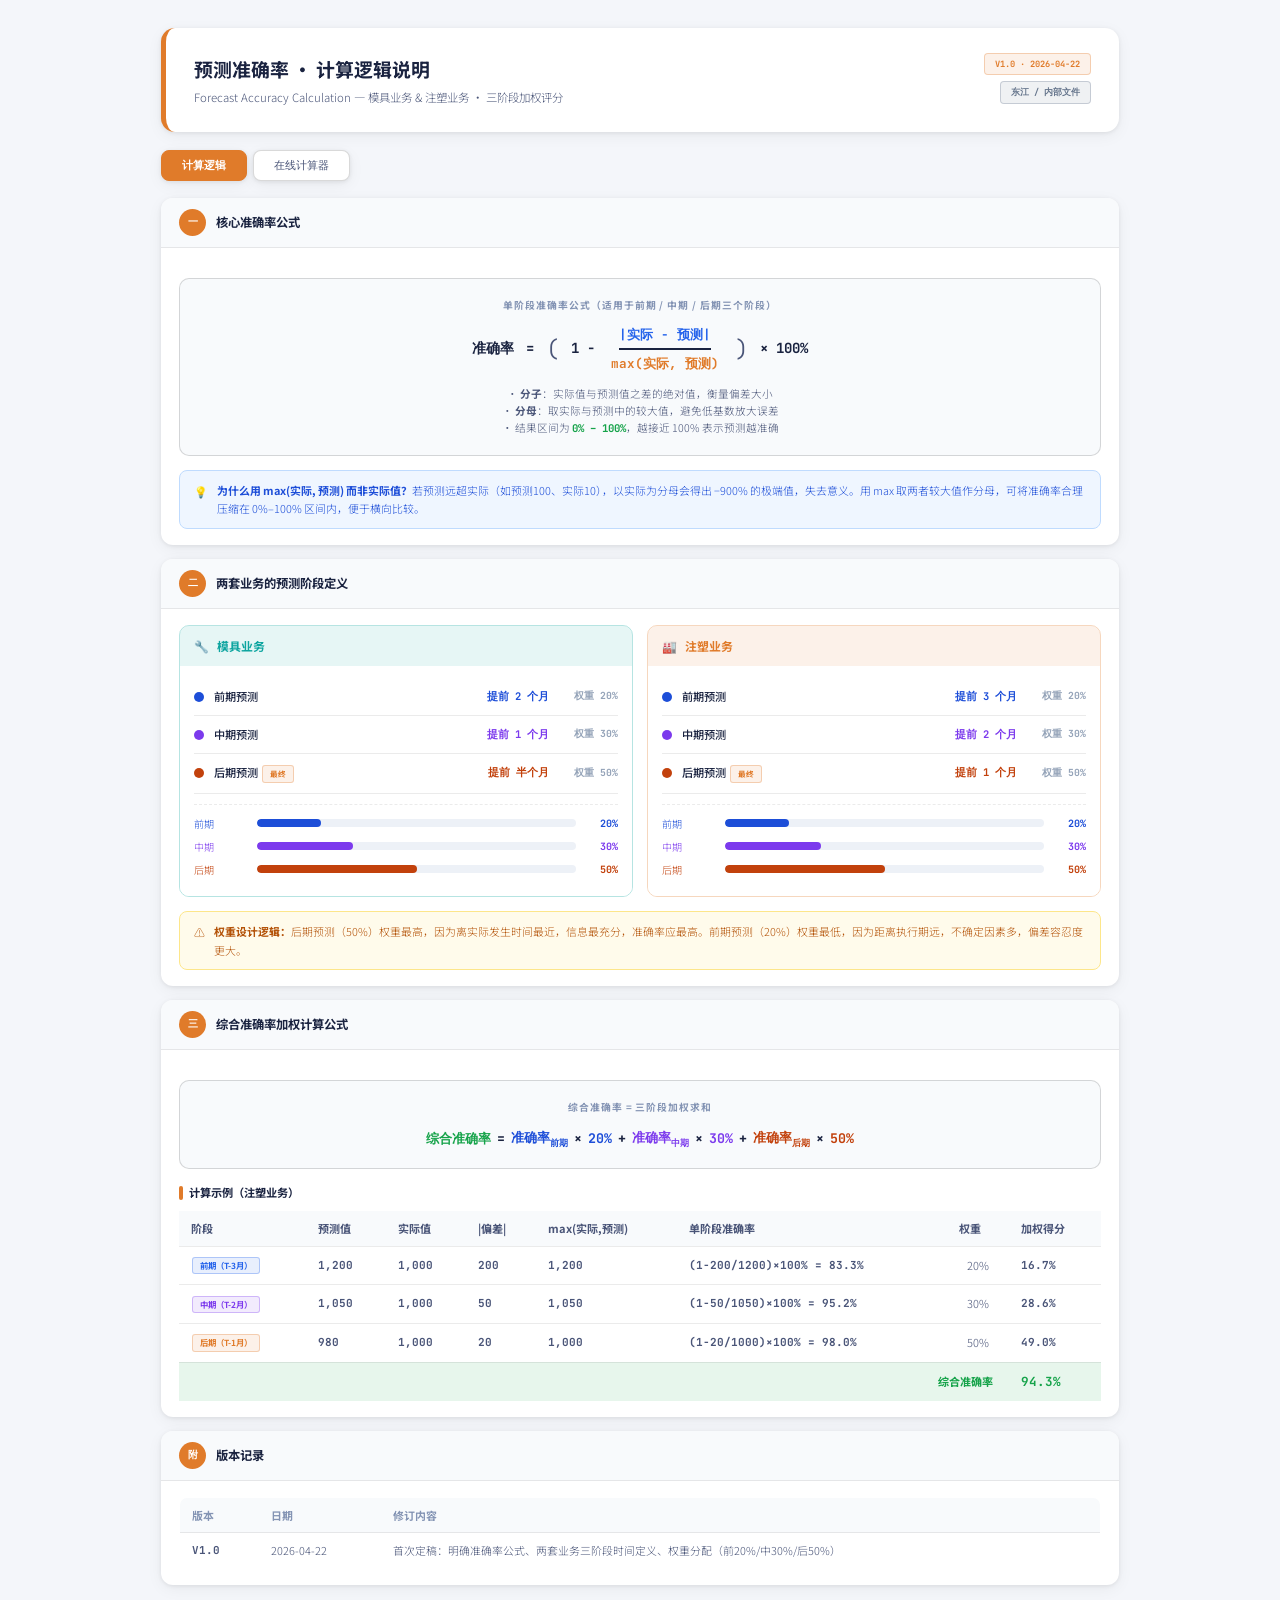
<file: 预测准确率计算逻辑.html>
<!DOCTYPE html>
<html lang="zh-CN">
<head>
<meta charset="UTF-8">
<meta name="viewport" content="width=device-width, initial-scale=1.0">
<title>预测准确率计算逻辑 · 模具 & 注塑业务</title>
<link href="https://fonts.googleapis.com/css2?family=Noto+Sans+SC:wght@300;400;500;700&family=JetBrains+Mono:wght@400;500;700&display=swap" rel="stylesheet">
<style>
:root {
  --bg:#f4f6fa; --bg2:#ffffff; --bg3:#f8fafc; --bg4:#edf1f7;
  --line:rgba(0,0,0,.08); --line2:rgba(0,0,0,.15);
  --tx:#1a2340; --tx-mid:#4a5578; --tx-dim:#8494b4;
  --orange:#e07b2a; --orange-d:rgba(224,123,42,.1); --orange-b:rgba(224,123,42,.3);
  --blue:#2563eb;   --blue-d:rgba(37,99,235,.1);    --blue-b:rgba(37,99,235,.3);
  --teal:#0ea5a0;   --teal-d:rgba(14,165,160,.1);   --teal-b:rgba(14,165,160,.3);
  --green:#16a34a;  --green-d:rgba(22,163,74,.1);   --green-b:rgba(22,163,74,.3);
  --red:#dc2626;    --red-d:rgba(220,38,38,.1);     --red-b:rgba(220,38,38,.3);
  --gray:#64748b;   --gray-d:rgba(100,116,139,.1);  --gray-b:rgba(100,116,139,.3);
  --purple:#7c3aed; --purple-d:rgba(124,58,237,.1); --purple-b:rgba(124,58,237,.3);
  --sans:'Noto Sans SC',sans-serif; --mono:'JetBrains Mono',monospace;
  --shadow:0 1px 4px rgba(0,0,0,.08),0 4px 16px rgba(0,0,0,.05);
  --shadow-md:0 4px 20px rgba(0,0,0,.1);
}
*,*::before,*::after{box-sizing:border-box;margin:0;padding:0}
html{font-size:14px} body{background:var(--bg);color:var(--tx);font-family:var(--sans);font-weight:300;line-height:1.7}

.page{max-width:1000px;margin:0 auto;padding:2rem 1.5rem 5rem}

/* HEADER */
.doc-header{background:#fff;border-radius:14px;padding:1.75rem 2rem;margin-bottom:1.25rem;
  box-shadow:var(--shadow);border-left:5px solid var(--orange);
  display:grid;grid-template-columns:1fr auto;gap:1rem;align-items:start}
.doc-title{font-size:1.35rem;font-weight:700;color:var(--tx);margin-bottom:.25rem}
.doc-sub{font-size:.82rem;color:var(--tx-mid)}
.doc-meta{display:flex;flex-direction:column;align-items:flex-end;gap:6px}
.meta-tag{font-family:var(--mono);font-size:.62rem;font-weight:700;padding:3px 10px;
  border-radius:4px;border:1.5px solid;white-space:nowrap}
.mt-o{background:var(--orange-d);color:var(--orange);border-color:var(--orange-b)}
.mt-g{background:var(--gray-d);color:var(--gray);border-color:var(--gray-b)}

/* TABS */
.tabs{display:flex;gap:6px;margin-bottom:1.25rem}
.tab-btn{font-size:.8rem;font-weight:500;padding:7px 20px;border-radius:8px;
  border:1.5px solid var(--line2);background:#fff;color:var(--tx-mid);
  cursor:pointer;transition:all .15s;box-shadow:var(--shadow)}
.tab-btn.active{background:var(--orange);color:#fff;border-color:var(--orange);font-weight:700}
.tab-btn:not(.active):hover{background:var(--bg4);color:var(--tx)}
.tab-panel{display:none}
.tab-panel.active{display:block}

/* DOC CARD */
.doc-card{background:#fff;border-radius:12px;box-shadow:var(--shadow);overflow:hidden;margin-bottom:1rem}
.dc-head{padding:11px 18px;border-bottom:1px solid var(--line);
  display:flex;align-items:center;gap:10px;background:var(--bg3)}
.dc-num{width:27px;height:27px;border-radius:50%;background:var(--orange);color:#fff;
  font-family:var(--mono);font-size:.7rem;font-weight:700;
  display:flex;align-items:center;justify-content:center;flex-shrink:0}
.dc-title{font-size:.88rem;font-weight:700;color:var(--tx)}
.dc-body{padding:16px 18px}

/* CHIPS */
.chip{display:inline-block;font-size:.6rem;font-weight:700;padding:1px 7px;
  border-radius:3px;border:1.5px solid;white-space:nowrap;vertical-align:middle;margin:1px}
.chip.o{background:var(--orange-d);color:var(--orange);border-color:var(--orange-b)}
.chip.b{background:var(--blue-d);color:var(--blue);border-color:var(--blue-b)}
.chip.t{background:var(--teal-d);color:var(--teal);border-color:var(--teal-b)}
.chip.g{background:var(--green-d);color:var(--green);border-color:var(--green-b)}
.chip.p{background:var(--purple-d);color:var(--purple);border-color:var(--purple-b)}
.chip.gr{background:var(--gray-d);color:var(--gray);border-color:var(--gray-b)}
.chip.r{background:var(--red-d);color:var(--red);border-color:var(--red-b)}

/* ALERT */
.alert{padding:10px 14px;border-radius:8px;border:1.5px solid;font-size:.78rem;
  line-height:1.7;display:flex;gap:9px;align-items:flex-start}
.alert.warn{background:#fffbeb;border-color:#fde68a;color:#b45309}
.alert.info{background:#eff6ff;border-color:#bfdbfe;color:#1d4ed8}
.alert.good{background:#f0fdf4;border-color:#bbf7d0;color:#15803d}
.alert strong{font-weight:700}
.ai{flex-shrink:0;margin-top:1px}

/* TABLES */
.rtable{width:100%;border-collapse:collapse;font-size:.79rem}
.rtable th{background:var(--bg3);padding:8px 12px;text-align:left;font-weight:700;
  color:var(--tx-mid);border-bottom:1.5px solid var(--line)}
.rtable td{padding:9px 12px;border-bottom:1px solid var(--line);color:var(--tx-mid);
  vertical-align:middle;line-height:1.6}
.rtable tr:last-child td{border-bottom:none}
.rtable tr:hover td{background:var(--bg3)}
.rtable td:first-child{color:var(--tx);font-weight:500}
.rtable td.center{text-align:center}
.rtable td.mono{font-family:var(--mono);font-weight:700}

/* FORMULA BOX */
.formula-box{
  background:var(--bg3);border:1.5px solid var(--line2);border-radius:10px;
  padding:1.25rem 1.5rem;margin:1rem 0;text-align:center;
}
.formula-label{font-size:.7rem;font-weight:700;color:var(--tx-dim);
  letter-spacing:.1em;text-transform:uppercase;margin-bottom:.75rem;font-family:var(--sans)}
.formula-main{display:flex;align-items:center;justify-content:center;gap:12px;flex-wrap:wrap}
.f-text{font-family:var(--mono);font-size:1rem;font-weight:700;color:var(--tx)}
.f-fraction{display:inline-flex;flex-direction:column;align-items:center;gap:0;vertical-align:middle;margin:0 4px}
.f-num{font-family:var(--mono);font-size:.9rem;font-weight:700;color:var(--blue);
  border-bottom:2px solid var(--tx);padding-bottom:3px;white-space:nowrap}
.f-den{font-family:var(--mono);font-size:.9rem;font-weight:700;color:var(--orange);
  padding-top:3px;white-space:nowrap}
.f-paren{font-family:var(--mono);font-size:1.6rem;color:var(--tx-mid);line-height:1;font-weight:300}
.f-eq{font-family:var(--mono);font-size:1rem;font-weight:700;color:var(--green)}
.formula-note{font-size:.76rem;color:var(--tx-mid);margin-top:.75rem;line-height:1.6}

/* BIZ CARDS side by side */
.biz-grid{display:grid;grid-template-columns:1fr 1fr;gap:14px;margin-bottom:1rem}
.biz-card{border-radius:10px;border:1.5px solid;padding:0;overflow:hidden}
.biz-card.mold{border-color:var(--teal-b)}
.biz-card.plastic{border-color:var(--orange-b)}
.biz-card-head{padding:10px 14px;font-size:.85rem;font-weight:700;
  display:flex;align-items:center;gap:8px}
.biz-card.mold .biz-card-head{background:var(--teal-d);color:var(--teal)}
.biz-card.plastic .biz-card-head{background:var(--orange-d);color:var(--orange)}
.biz-card-body{padding:12px 14px;background:#fff}

/* STAGE ROWS */
.stage-row{display:flex;align-items:center;gap:10px;padding:9px 0;
  border-bottom:1px solid var(--line)}
.stage-row:last-child{border-bottom:none}
.stage-dot{width:10px;height:10px;border-radius:50%;flex-shrink:0}
.stage-name{font-size:.8rem;font-weight:500;color:var(--tx);flex:1}
.stage-time{font-family:var(--mono);font-size:.75rem;color:var(--tx-mid);flex-shrink:0;width:80px;text-align:center}
.stage-wt{font-family:var(--mono);font-size:.78rem;font-weight:700;flex-shrink:0;width:50px;text-align:right}

/* WEIGHT BAR */
.wt-bar-wrap{margin-top:6px}
.wt-bar-row{display:flex;align-items:center;gap:8px;margin-bottom:6px}
.wt-bar-label{font-size:.72rem;color:var(--tx-mid);width:55px;flex-shrink:0}
.wt-track{flex:1;height:8px;background:var(--bg4);border-radius:4px;overflow:hidden}
.wt-fill{height:100%;border-radius:4px;transition:width .5s ease}
.wt-val{font-family:var(--mono);font-size:.72rem;font-weight:700;width:34px;text-align:right;flex-shrink:0}

/* SCORE COLORS */
.score-s{color:var(--green);font-weight:700}
.score-m{color:var(--blue);font-weight:700}
.score-e{color:var(--orange);font-weight:700}

/* ── CALCULATOR ── */
.calc-wrap{display:flex;flex-direction:column;gap:1rem}

.biz-sel{display:flex;gap:8px;margin-bottom:.25rem}
.biz-sel-btn{font-size:.8rem;font-weight:500;padding:6px 18px;border-radius:8px;
  border:1.5px solid var(--line2);background:var(--bg3);color:var(--tx-mid);
  cursor:pointer;transition:all .15s}
.biz-sel-btn.active-mold{background:var(--teal-d);color:var(--teal);border-color:var(--teal-b);font-weight:700}
.biz-sel-btn.active-plastic{background:var(--orange-d);color:var(--orange);border-color:var(--orange-b);font-weight:700}
.biz-sel-btn:not(.active-mold):not(.active-plastic):hover{background:var(--bg4);color:var(--tx)}

.input-grid{display:grid;grid-template-columns:repeat(3,1fr);gap:12px}
.input-block{display:flex;flex-direction:column;gap:5px}
.input-label{font-size:.75rem;font-weight:700;color:var(--tx-mid);display:flex;align-items:center;gap:6px}
.input-stage-chip{font-family:var(--mono);font-size:.6rem;font-weight:700;padding:1px 6px;
  border-radius:3px;border:1.5px solid}
.stage-early{background:#eff6ff;color:#1d4ed8;border-color:#bfdbfe}
.stage-mid  {background:#faf5ff;color:#7c3aed;border-color:#ddd6fe}
.stage-late {background:#fff7ed;color:#c2410c;border-color:#fed7aa}
.input-hint{font-size:.68rem;color:var(--tx-dim);font-family:var(--mono)}

.inp-row{display:flex;gap:6px;align-items:center}
.inp{flex:1;padding:7px 10px;border:1.5px solid var(--line2);border-radius:7px;
  background:#fff;font-family:var(--mono);font-size:.82rem;color:var(--tx);
  outline:none;transition:border-color .15s;width:100%}
.inp:focus{border-color:var(--orange-b);box-shadow:0 0 0 3px var(--orange-d)}
.inp-unit{font-size:.72rem;color:var(--tx-dim);white-space:nowrap;flex-shrink:0}

/* RESULT AREA */
.result-area{background:var(--bg3);border:1.5px solid var(--line2);border-radius:10px;
  padding:1.25rem 1.5rem;display:flex;flex-direction:column;gap:12px}
.result-rows{display:flex;flex-direction:column;gap:8px}
.result-row{display:flex;align-items:center;gap:10px;padding:8px 12px;
  background:#fff;border:1px solid var(--line);border-radius:7px}
.rr-stage{font-size:.75rem;font-weight:700;width:55px;flex-shrink:0}
.rr-formula{font-family:var(--mono);font-size:.72rem;color:var(--tx-dim);flex:1}
.rr-acc{font-family:var(--mono);font-size:.88rem;font-weight:700;width:60px;text-align:right;flex-shrink:0}
.rr-wt{font-size:.7rem;color:var(--tx-dim);width:36px;text-align:right;flex-shrink:0}

.final-score-wrap{display:flex;align-items:center;gap:16px;
  background:#fff;border:1.5px solid var(--orange-b);border-radius:10px;
  padding:14px 18px}
.fs-label{font-size:.78rem;color:var(--tx-mid)}
.fs-value{font-family:var(--mono);font-size:2rem;font-weight:700;line-height:1}
.fs-eq{font-family:var(--mono);font-size:.72rem;color:var(--tx-dim);flex:1;line-height:1.7}
.status-badge{padding:4px 14px;border-radius:20px;font-size:.75rem;font-weight:700;border:1.5px solid;flex-shrink:0}

.calc-btn{padding:9px 24px;border-radius:8px;background:var(--orange);color:#fff;
  font-size:.82rem;font-weight:700;border:none;cursor:pointer;
  transition:all .15s;box-shadow:0 2px 8px var(--orange-d)}
.calc-btn:hover{background:#c96a1a;transform:translateY(-1px)}
.calc-btn:active{transform:translateY(0)}
.reset-btn{padding:9px 18px;border-radius:8px;background:var(--bg3);color:var(--tx-mid);
  font-size:.82rem;font-weight:500;border:1.5px solid var(--line2);cursor:pointer;transition:all .15s}
.reset-btn:hover{background:var(--bg4);color:var(--tx)}

.hidden{display:none!important}

.ver-table{width:100%;border-collapse:collapse;font-size:.78rem;border:1px solid var(--line);border-radius:8px;overflow:hidden}
.ver-table th{background:var(--bg3);padding:8px 12px;text-align:left;font-weight:700;color:var(--tx-dim);border-bottom:1px solid var(--line)}
.ver-table td{padding:8px 12px;border-bottom:1px solid var(--line);color:var(--tx-mid)}
.ver-table tr:last-child td{border-bottom:none}

@media(max-width:640px){
  .biz-grid,.input-grid{grid-template-columns:1fr}
  .doc-header{grid-template-columns:1fr}
  .doc-meta{align-items:flex-start}
}
</style>
</head>
<body>
<div class="page">

<!-- HEADER -->
<div class="doc-header">
  <div>
    <div class="doc-title">预测准确率 · 计算逻辑说明</div>
    <div class="doc-sub">Forecast Accuracy Calculation — 模具业务 & 注塑业务 · 三阶段加权评分</div>
  </div>
  <div class="doc-meta">
    <span class="meta-tag mt-o">V1.0 · 2026-04-22</span>
    <span class="meta-tag mt-g">东江 / 内部文件</span>
  </div>
</div>

<!-- TABS -->
<div class="tabs">
  <button class="tab-btn active" onclick="setTab('logic',this)">计算逻辑</button>
  <button class="tab-btn" onclick="setTab('calc',this)">在线计算器</button>
</div>

<!-- ══ LOGIC TAB ══ -->
<div class="tab-panel active" id="tab-logic">

  <!-- 核心公式 -->
  <div class="doc-card">
    <div class="dc-head"><div class="dc-num">一</div><div class="dc-title">核心准确率公式</div></div>
    <div class="dc-body">
      <div class="formula-box">
        <div class="formula-label">单阶段准确率公式（适用于前期 / 中期 / 后期三个阶段）</div>
        <div class="formula-main">
          <span class="f-text">准确率</span>
          <span class="f-text">=</span>
          <span class="f-paren">(</span>
          <span class="f-text">1 −</span>
          <div class="f-fraction">
            <span class="f-num">|实际 − 预测|</span>
            <span class="f-den">max(实际, 预测)</span>
          </div>
          <span class="f-paren">)</span>
          <span class="f-text">× 100%</span>
        </div>
        <div class="formula-note">
          · <strong>分子</strong>：实际值与预测值之差的绝对值，衡量偏差大小<br>
          · <strong>分母</strong>：取实际与预测中的较大值，避免低基数放大误差<br>
          · 结果区间为 <span style="font-family:var(--mono);font-weight:700;color:var(--green)">0% – 100%</span>，越接近 100% 表示预测越准确
        </div>
      </div>

      <div class="alert info" style="margin-top:.5rem">
        <span class="ai">💡</span>
        <div><strong>为什么用 max(实际, 预测) 而非实际值？</strong>若预测远超实际（如预测100、实际10），以实际为分母会得出 −900% 的极端值，失去意义。用 max 取两者较大值作分母，可将准确率合理压缩在 0%–100% 区间内，便于横向比较。</div>
      </div>
    </div>
  </div>

  <!-- 两套业务预测阶段定义 -->
  <div class="doc-card">
    <div class="dc-head"><div class="dc-num">二</div><div class="dc-title">两套业务的预测阶段定义</div></div>
    <div class="dc-body">
      <div class="biz-grid">

        <!-- 模具业务 -->
        <div class="biz-card mold">
          <div class="biz-card-head">
            <span>🔧</span> 模具业务
          </div>
          <div class="biz-card-body">
            <div class="stage-row">
              <div class="stage-dot" style="background:#1d4ed8"></div>
              <span class="stage-name">前期预测</span>
              <span class="stage-time" style="color:#1d4ed8;font-weight:700">提前 2 个月</span>
              <span class="stage-wt" style="color:#94a3b8;font-size:.7rem">权重 20%</span>
            </div>
            <div class="stage-row">
              <div class="stage-dot" style="background:#7c3aed"></div>
              <span class="stage-name">中期预测</span>
              <span class="stage-time" style="color:#7c3aed;font-weight:700">提前 1 个月</span>
              <span class="stage-wt" style="color:#94a3b8;font-size:.7rem">权重 30%</span>
            </div>
            <div class="stage-row">
              <div class="stage-dot" style="background:#c2410c"></div>
              <span class="stage-name">后期预测 <span class="chip o" style="font-size:.55rem">最终</span></span>
              <span class="stage-time" style="color:#c2410c;font-weight:700">提前 半个月</span>
              <span class="stage-wt" style="color:#94a3b8;font-size:.7rem">权重 50%</span>
            </div>
            <div class="wt-bar-wrap" style="margin-top:10px;padding-top:10px;border-top:1px dashed var(--line)">
              <div class="wt-bar-row"><span class="wt-bar-label" style="color:#1d4ed8">前期</span><div class="wt-track"><div class="wt-fill" style="width:20%;background:#1d4ed8"></div></div><span class="wt-val" style="color:#1d4ed8">20%</span></div>
              <div class="wt-bar-row"><span class="wt-bar-label" style="color:#7c3aed">中期</span><div class="wt-track"><div class="wt-fill" style="width:30%;background:#7c3aed"></div></div><span class="wt-val" style="color:#7c3aed">30%</span></div>
              <div class="wt-bar-row"><span class="wt-bar-label" style="color:#c2410c">后期</span><div class="wt-track"><div class="wt-fill" style="width:50%;background:#c2410c"></div></div><span class="wt-val" style="color:#c2410c">50%</span></div>
            </div>
          </div>
        </div>

        <!-- 注塑业务 -->
        <div class="biz-card plastic">
          <div class="biz-card-head">
            <span>🏭</span> 注塑业务
          </div>
          <div class="biz-card-body">
            <div class="stage-row">
              <div class="stage-dot" style="background:#1d4ed8"></div>
              <span class="stage-name">前期预测</span>
              <span class="stage-time" style="color:#1d4ed8;font-weight:700">提前 3 个月</span>
              <span class="stage-wt" style="color:#94a3b8;font-size:.7rem">权重 20%</span>
            </div>
            <div class="stage-row">
              <div class="stage-dot" style="background:#7c3aed"></div>
              <span class="stage-name">中期预测</span>
              <span class="stage-time" style="color:#7c3aed;font-weight:700">提前 2 个月</span>
              <span class="stage-wt" style="color:#94a3b8;font-size:.7rem">权重 30%</span>
            </div>
            <div class="stage-row">
              <div class="stage-dot" style="background:#c2410c"></div>
              <span class="stage-name">后期预测 <span class="chip o" style="font-size:.55rem">最终</span></span>
              <span class="stage-time" style="color:#c2410c;font-weight:700">提前 1 个月</span>
              <span class="stage-wt" style="color:#94a3b8;font-size:.7rem">权重 50%</span>
            </div>
            <div class="wt-bar-wrap" style="margin-top:10px;padding-top:10px;border-top:1px dashed var(--line)">
              <div class="wt-bar-row"><span class="wt-bar-label" style="color:#1d4ed8">前期</span><div class="wt-track"><div class="wt-fill" style="width:20%;background:#1d4ed8"></div></div><span class="wt-val" style="color:#1d4ed8">20%</span></div>
              <div class="wt-bar-row"><span class="wt-bar-label" style="color:#7c3aed">中期</span><div class="wt-track"><div class="wt-fill" style="width:30%;background:#7c3aed"></div></div><span class="wt-val" style="color:#7c3aed">30%</span></div>
              <div class="wt-bar-row"><span class="wt-bar-label" style="color:#c2410c">后期</span><div class="wt-track"><div class="wt-fill" style="width:50%;background:#c2410c"></div></div><span class="wt-val" style="color:#c2410c">50%</span></div>
            </div>
          </div>
        </div>

      </div>

      <div class="alert warn">
        <span class="ai">⚠️</span>
        <div><strong>权重设计逻辑：</strong>后期预测（50%）权重最高，因为离实际发生时间最近，信息最充分，准确率应最高。前期预测（20%）权重最低，因为距离执行期远，不确定因素多，偏差容忍度更大。</div>
      </div>
    </div>
  </div>

  <!-- 综合准确率公式 -->
  <div class="doc-card">
    <div class="dc-head"><div class="dc-num">三</div><div class="dc-title">综合准确率加权计算公式</div></div>
    <div class="dc-body">
      <div class="formula-box">
        <div class="formula-label">综合准确率 = 三阶段加权求和</div>
        <div class="formula-main" style="font-family:var(--mono);font-size:.95rem;font-weight:700;color:var(--tx);gap:6px;flex-wrap:wrap;justify-content:center">
          <span style="color:var(--green)">综合准确率</span>
          <span>=</span>
          <span style="color:#1d4ed8">准确率<sub style="font-size:.65rem">前期</sub></span>
          <span>×</span><span style="color:#1d4ed8">20%</span>
          <span>+</span>
          <span style="color:#7c3aed">准确率<sub style="font-size:.65rem">中期</sub></span>
          <span>×</span><span style="color:#7c3aed">30%</span>
          <span>+</span>
          <span style="color:#c2410c">准确率<sub style="font-size:.65rem">后期</sub></span>
          <span>×</span><span style="color:#c2410c">50%</span>
        </div>
      </div>

      <!-- 举例说明 -->
      <div style="margin-top:.75rem">
        <div style="font-size:.8rem;font-weight:700;color:var(--tx);margin-bottom:.6rem;display:flex;align-items:center;gap:6px">
          <span style="width:4px;height:14px;background:var(--orange);border-radius:2px;display:inline-block"></span>
          计算示例（注塑业务）
        </div>
        <table class="rtable">
          <thead>
            <tr>
              <th>阶段</th>
              <th>预测值</th>
              <th>实际值</th>
              <th>|偏差|</th>
              <th>max(实际,预测)</th>
              <th>单阶段准确率</th>
              <th>权重</th>
              <th>加权得分</th>
            </tr>
          </thead>
          <tbody>
            <tr>
              <td><span class="chip b">前期（T-3月）</span></td>
              <td class="mono">1,200</td>
              <td class="mono">1,000</td>
              <td class="mono">200</td>
              <td class="mono">1,200</td>
              <td class="mono score-m">(1−200/1200)×100% = 83.3%</td>
              <td class="center">20%</td>
              <td class="mono score-m">16.7%</td>
            </tr>
            <tr>
              <td><span class="chip p">中期（T-2月）</span></td>
              <td class="mono">1,050</td>
              <td class="mono">1,000</td>
              <td class="mono">50</td>
              <td class="mono">1,050</td>
              <td class="mono score-s">(1−50/1050)×100% = 95.2%</td>
              <td class="center">30%</td>
              <td class="mono score-s">28.6%</td>
            </tr>
            <tr>
              <td><span class="chip o">后期（T-1月）</span></td>
              <td class="mono">980</td>
              <td class="mono">1,000</td>
              <td class="mono">20</td>
              <td class="mono">1,000</td>
              <td class="mono score-e">(1−20/1000)×100% = 98.0%</td>
              <td class="center">50%</td>
              <td class="mono score-e">49.0%</td>
            </tr>
            <tr style="background:var(--green-d)">
              <td colspan="7" style="font-weight:700;color:var(--green);text-align:right;padding-right:16px">综合准确率</td>
              <td class="mono" style="color:var(--green);font-size:.9rem;font-weight:700">94.3%</td>
            </tr>
          </tbody>
        </table>
      </div>
    </div>
  </div>

  <!-- 版本记录 -->
  <div class="doc-card">
    <div class="dc-head"><div class="dc-num">附</div><div class="dc-title">版本记录</div></div>
    <div class="dc-body">
      <table class="ver-table">
        <thead><tr><th>版本</th><th>日期</th><th>修订内容</th></tr></thead>
        <tbody>
          <tr><td style="font-family:var(--mono);font-weight:700">V1.0</td><td>2026-04-22</td><td>首次定稿：明确准确率公式、两套业务三阶段时间定义、权重分配（前20%/中30%/后50%）</td></tr>
        </tbody>
      </table>
    </div>
  </div>

</div><!-- /tab-logic -->

<!-- ══ CALC TAB ══ -->
<div class="tab-panel" id="tab-calc">

  <div class="doc-card">
    <div class="dc-head"><div class="dc-num">🧮</div><div class="dc-title">在线准确率计算器</div></div>
    <div class="dc-body">
      <div class="calc-wrap">

        <!-- 业务类型选择 -->
        <div>
          <div style="font-size:.75rem;font-weight:700;color:var(--tx-mid);margin-bottom:.5rem">选择业务类型</div>
          <div class="biz-sel">
            <button class="biz-sel-btn active-mold" id="btn-mold" onclick="selectBiz('mold')">🔧 模具业务</button>
            <button class="biz-sel-btn" id="btn-plastic" onclick="selectBiz('plastic')">🏭 注塑业务</button>
          </div>
          <div id="biz-hint" style="font-size:.72rem;color:var(--tx-dim);margin-top:4px;font-family:var(--mono)">
            模具业务：前期=T-2月 · 中期=T-1月 · 后期=T-半月
          </div>
        </div>

        <!-- 输入区 -->
        <div class="input-grid">

          <!-- 前期 -->
          <div class="input-block">
            <div class="input-label">
              <span class="input-stage-chip stage-early">前期预测</span>
              <span style="font-size:.68rem;color:var(--tx-dim)" id="early-hint">（T − 2个月）</span>
            </div>
            <div class="inp-row">
              <input class="inp" type="number" id="e-pred" placeholder="预测值" min="0" oninput="autoCalc()">
              <span class="inp-unit">预测</span>
            </div>
            <div class="inp-row">
              <input class="inp" type="number" id="e-actual" placeholder="实际值" min="0" oninput="autoCalc()">
              <span class="inp-unit">实际</span>
            </div>
            <div class="input-hint" id="e-acc-hint" style="color:var(--tx-dim)">—</div>
          </div>

          <!-- 中期 -->
          <div class="input-block">
            <div class="input-label">
              <span class="input-stage-chip stage-mid">中期预测</span>
              <span style="font-size:.68rem;color:var(--tx-dim)" id="mid-hint">（T − 1个月）</span>
            </div>
            <div class="inp-row">
              <input class="inp" type="number" id="m-pred" placeholder="预测值" min="0" oninput="autoCalc()">
              <span class="inp-unit">预测</span>
            </div>
            <div class="inp-row">
              <input class="inp" type="number" id="m-actual" placeholder="实际值" min="0" oninput="autoCalc()">
              <span class="inp-unit">实际</span>
            </div>
            <div class="input-hint" id="m-acc-hint" style="color:var(--tx-dim)">—</div>
          </div>

          <!-- 后期 -->
          <div class="input-block">
            <div class="input-label">
              <span class="input-stage-chip stage-late">后期预测</span>
              <span style="font-size:.68rem;color:var(--tx-dim)" id="late-hint">（T − 半个月）</span>
            </div>
            <div class="inp-row">
              <input class="inp" type="number" id="l-pred" placeholder="预测值" min="0" oninput="autoCalc()">
              <span class="inp-unit">预测</span>
            </div>
            <div class="inp-row">
              <input class="inp" type="number" id="l-actual" placeholder="实际值" min="0" oninput="autoCalc()">
              <span class="inp-unit">实际</span>
            </div>
            <div class="input-hint" id="l-acc-hint" style="color:var(--tx-dim)">—</div>
          </div>

        </div>

        <!-- 按钮 -->
        <div style="display:flex;gap:8px">
          <button class="calc-btn" onclick="calculate()">计算准确率</button>
          <button class="reset-btn" onclick="resetCalc()">重置</button>
        </div>

        <!-- 结果区 -->
        <div id="result-section" class="hidden">
          <div style="font-size:.78rem;font-weight:700;color:var(--tx-mid);margin-bottom:.5rem">计算明细</div>
          <div class="result-area">
            <div class="result-rows">
              <div class="result-row">
                <span class="rr-stage" style="color:#1d4ed8">前期</span>
                <span class="rr-formula" id="rr-e-formula">—</span>
                <span class="rr-acc" id="rr-e-acc" style="color:#1d4ed8">—</span>
                <span class="rr-wt" style="color:#1d4ed8">×20%</span>
              </div>
              <div class="result-row">
                <span class="rr-stage" style="color:#7c3aed">中期</span>
                <span class="rr-formula" id="rr-m-formula">—</span>
                <span class="rr-acc" id="rr-m-acc" style="color:#7c3aed">—</span>
                <span class="rr-wt" style="color:#7c3aed">×30%</span>
              </div>
              <div class="result-row">
                <span class="rr-stage" style="color:#c2410c">后期</span>
                <span class="rr-formula" id="rr-l-formula">—</span>
                <span class="rr-acc" id="rr-l-acc" style="color:#c2410c">—</span>
                <span class="rr-wt" style="color:#c2410c">×50%</span>
              </div>
            </div>
            <div class="final-score-wrap">
              <div>
                <div class="fs-label">综合准确率</div>
                <div class="fs-value" id="final-val" style="color:var(--green)">—</div>
              </div>
              <div class="fs-eq" id="final-eq">—</div>
              <div class="status-badge" id="status-badge" style="background:var(--gray-d);color:var(--gray);border-color:var(--gray-b)">—</div>
            </div>
          </div>
        </div>

      </div>
    </div>
  </div>

</div><!-- /tab-calc -->

</div><!-- /page -->

<script>
// ── TAB ──
function setTab(name,btn){
  document.querySelectorAll('.tab-btn').forEach(function(b){b.classList.remove('active')});
  document.querySelectorAll('.tab-panel').forEach(function(p){p.classList.remove('active')});
  btn.classList.add('active');
  document.getElementById('tab-'+name).classList.add('active');
}

// ── BIZ SELECTOR ──
var currentBiz = 'mold';
var BIZ_CONFIG = {
  mold:    {early:'T − 2 个月', mid:'T − 1 个月', late:'T − 半个月', hint:'模具业务：前期=T-2月 · 中期=T-1月 · 后期=T-半个月'},
  plastic: {early:'T − 3 个月', mid:'T − 2 个月', late:'T − 1 个月',  hint:'注塑业务：前期=T-3月 · 中期=T-2月 · 后期=T-1月'}
};
function selectBiz(biz){
  currentBiz = biz;
  document.getElementById('btn-mold').className    = 'biz-sel-btn' + (biz==='mold'   ?' active-mold':'');
  document.getElementById('btn-plastic').className = 'biz-sel-btn' + (biz==='plastic'?' active-plastic':'');
  var cfg = BIZ_CONFIG[biz];
  document.getElementById('biz-hint').textContent   = cfg.hint;
  document.getElementById('early-hint').textContent = '（' + cfg.early + '）';
  document.getElementById('mid-hint').textContent   = '（' + cfg.mid   + '）';
  document.getElementById('late-hint').textContent  = '（' + cfg.late  + '）';
  resetCalc();
}

// ── FORMULA ──
function accRate(pred, actual){
  if(pred<=0 && actual<=0) return 100;
  var diff = Math.abs(actual - pred);
  var denom = Math.max(actual, pred);
  if(denom === 0) return 100;
  return (1 - diff/denom)*100;
}
function fmt(v){ return v.toFixed(1)+'%'; }

// ── AUTO HINT per row ──
function autoCalc(){
  var stages = [
    {pid:'e-pred',aid:'e-actual',hid:'e-acc-hint',col:'#1d4ed8'},
    {pid:'m-pred',aid:'m-actual',hid:'m-acc-hint',col:'#7c3aed'},
    {pid:'l-pred',aid:'l-actual',hid:'l-acc-hint',col:'#c2410c'},
  ];
  stages.forEach(function(s){
    var p=parseFloat(document.getElementById(s.pid).value);
    var a=parseFloat(document.getElementById(s.aid).value);
    var hint=document.getElementById(s.hid);
    if(!isNaN(p)&&!isNaN(a)){
      var acc=accRate(p,a);
      hint.textContent='准确率 = '+fmt(acc);
      hint.style.color=acc>=90?'#16a34a':acc>=75?'#d97706':'#dc2626';
    } else {
      hint.textContent='—'; hint.style.color='var(--tx-dim)';
    }
  });
}

// ── CALCULATE ──
function calculate(){
  var ep=parseFloat(document.getElementById('e-pred').value);
  var ea=parseFloat(document.getElementById('e-actual').value);
  var mp=parseFloat(document.getElementById('m-pred').value);
  var ma=parseFloat(document.getElementById('m-actual').value);
  var lp=parseFloat(document.getElementById('l-pred').value);
  var la=parseFloat(document.getElementById('l-actual').value);

  var valid = [ep,ea,mp,ma,lp,la].every(function(v){return !isNaN(v)&&v>=0});
  if(!valid){
    alert('请填写全部六个输入值（预测值和实际值均须 ≥ 0）');
    return;
  }

  var ae=accRate(ep,ea), am=accRate(mp,ma), al=accRate(lp,la);
  var final = ae*0.2 + am*0.3 + al*0.5;

  // formulas
  function rowFmt(pred,actual,acc){
    var diff=Math.abs(actual-pred).toFixed(0);
    var denom=Math.max(actual,pred).toFixed(0);
    return '(1 − '+diff+'/'+denom+') × 100%';
  }
  document.getElementById('rr-e-formula').textContent = rowFmt(ep,ea,ae);
  document.getElementById('rr-m-formula').textContent = rowFmt(mp,ma,am);
  document.getElementById('rr-l-formula').textContent = rowFmt(lp,la,al);
  document.getElementById('rr-e-acc').textContent = fmt(ae);
  document.getElementById('rr-m-acc').textContent = fmt(am);
  document.getElementById('rr-l-acc').textContent = fmt(al);

  var fv = document.getElementById('final-val');
  fv.textContent = fmt(final);
  fv.style.color = final>=90?'var(--green)':final>=75?'var(--orange)':'var(--red)';

  document.getElementById('final-eq').textContent =
    fmt(ae)+' × 20%  +  '+fmt(am)+' × 30%  +  '+fmt(al)+' × 50%\n= '+
    (ae*.2).toFixed(1)+'% + '+(am*.3).toFixed(1)+'% + '+(al*.5).toFixed(1)+'%\n= '+fmt(final);

  var sb = document.getElementById('status-badge');
  if(final>=90){
    sb.textContent='优秀 ≥ 90%';
    sb.style.cssText='background:var(--green-d);color:var(--green);border-color:var(--green-b)';
  } else if(final>=75){
    sb.textContent='良好 75–90%';
    sb.style.cssText='background:var(--orange-d);color:var(--orange);border-color:var(--orange-b)';
  } else {
    sb.textContent='待改善 < 75%';
    sb.style.cssText='background:var(--red-d);color:var(--red);border-color:var(--red-b)';
  }

  document.getElementById('result-section').classList.remove('hidden');
}

// ── RESET ──
function resetCalc(){
  ['e-pred','e-actual','m-pred','m-actual','l-pred','l-actual'].forEach(function(id){
    document.getElementById(id).value='';
  });
  ['e-acc-hint','m-acc-hint','l-acc-hint'].forEach(function(id){
    var el=document.getElementById(id); el.textContent='—'; el.style.color='var(--tx-dim)';
  });
  document.getElementById('result-section').classList.add('hidden');
}
</script>
</body>
</html>
</file>
<file: dtbp-design.css>
/* ============================================================
   DTBP Design System · v1.0
   东江数字化部门 · 集团内部文档样式规范
   
   字体依赖（在 HTML <head> 中引入）：
   <link href="https://fonts.googleapis.com/css2?family=Syne:wght@600;700;800&family=Noto+Sans+SC:wght@300;400;500;700&family=JetBrains+Mono:wght@400;500;700&display=swap" rel="stylesheet">
   
   主色覆盖示例（在各文档 :root 里追加）：
   :root { --accent: #0ea5a0; --accent-d: rgba(14,165,160,.1); --accent-b: rgba(14,165,160,.3); }
   ============================================================ */

/* ── TOKEN LAYER ── */
:root {
  /* 背景 */
  --bg:        #f2f4f8;
  --bg-card:   #ffffff;
  --bg-surface:#f7f9fc;
  --bg-subtle: #edf1f7;

  /* 边框 */
  --line:      rgba(0,0,0,.07);
  --line-md:   rgba(0,0,0,.13);
  --line-dark: rgba(0,0,0,.22);

  /* 文字 */
  --tx:        #18223a;
  --tx-mid:    #46567a;
  --tx-dim:    #8292b2;
  --tx-faint:  #b8c4d8;

  /* 主强调色（橙，可在各文档覆盖） */
  --accent:    #cc6a18;
  --accent-d:  rgba(204,106,24,.10);
  --accent-b:  rgba(204,106,24,.30);
  --accent-hv: #b85c14;

  /* 功能色 */
  --blue:      #2563eb;  --blue-d:  rgba(37,99,235,.10);   --blue-b:  rgba(37,99,235,.28);
  --teal:      #0891b2;  --teal-d:  rgba(8,145,178,.10);   --teal-b:  rgba(8,145,178,.28);
  --green:     #16a34a;  --green-d: rgba(22,163,74,.10);   --green-b: rgba(22,163,74,.28);
  --amber:     #d97706;  --amber-d: rgba(217,119,6,.10);   --amber-b: rgba(217,119,6,.28);
  --red:       #dc2626;  --red-d:   rgba(220,38,38,.10);   --red-b:   rgba(220,38,38,.28);
  --purple:    #7c3aed;  --purple-d:rgba(124,58,237,.10);  --purple-b:rgba(124,58,237,.28);
  --gray:      #64748b;  --gray-d:  rgba(100,116,139,.10); --gray-b:  rgba(100,116,139,.28);

  /* 字体 */
  --font-display: 'Syne', sans-serif;
  --font-body:    'Noto Sans SC', sans-serif;
  --font-mono:    'JetBrains Mono', monospace;

  /* 阴影 */
  --shadow-sm: 0 1px 3px rgba(0,0,0,.07), 0 2px 8px rgba(0,0,0,.04);
  --shadow:    0 1px 4px rgba(0,0,0,.08), 0 4px 16px rgba(0,0,0,.05);
  --shadow-md: 0 4px 12px rgba(0,0,0,.10), 0 8px 28px rgba(0,0,0,.06);
  --shadow-hv: 0 6px 20px rgba(0,0,0,.12), 0 12px 36px rgba(0,0,0,.07);

  /* 圆角 */
  --r-sm:  6px;
  --r:     10px;
  --r-md:  12px;
  --r-lg:  16px;

  /* 间距节奏 */
  --sp-xs: .25rem;
  --sp-sm: .5rem;
  --sp:    1rem;
  --sp-md: 1.5rem;
  --sp-lg: 2rem;
  --sp-xl: 3rem;
}

/* ── RESET & BASE ── */
*, *::before, *::after { box-sizing: border-box; margin: 0; padding: 0; }
html { font-size: 14px; scroll-behavior: smooth; }

body {
  background: var(--bg);
  color: var(--tx);
  font-family: var(--font-body);
  font-weight: 300;
  line-height: 1.75;
  -webkit-font-smoothing: antialiased;
}

/* ── PAGE WRAPPER ── */
.dtbp-page {
  max-width: 1120px;
  margin: 0 auto;
  padding: var(--sp-md) var(--sp) 5rem;
}
@media (max-width: 768px) { .dtbp-page { padding: var(--sp) .875rem 4rem; } }
@media (max-width: 480px) { .dtbp-page { padding: .75rem .75rem 3rem; } }

/* ── TYPOGRAPHY ── */
.dtbp-display {
  font-family: var(--font-display);
  font-weight: 800;
  letter-spacing: -.02em;
  color: var(--tx);
  line-height: 1.15;
}
.dtbp-title  { font-size: clamp(1.4rem, 2.5vw, 1.9rem); }
.dtbp-h2     { font-size: clamp(1.1rem, 2vw, 1.35rem); }
.dtbp-h3     { font-size: 1rem; font-weight: 700; }
.dtbp-label  { font-family: var(--font-mono); font-size: .65rem; font-weight: 700;
               letter-spacing: .14em; text-transform: uppercase; color: var(--tx-dim); }
.dtbp-body   { font-size: .85rem; color: var(--tx-mid); line-height: 1.8; }
.dtbp-caption{ font-size: .75rem; color: var(--tx-dim); line-height: 1.6; }
.dtbp-mono   { font-family: var(--font-mono); }

/* ── PAGE TITLE BLOCK ── */
.page-title-block {
  position: relative;
  padding-left: 1.25rem;
  margin-bottom: var(--sp-md);
}
.page-title-block::before {
  content: '';
  position: absolute;
  left: 0; top: .2em; bottom: .2em;
  width: 4px;
  background: var(--accent);
  border-radius: 4px;
}
.page-title-block .ptb-eyebrow {
  font-family: var(--font-mono);
  font-size: .65rem;
  font-weight: 700;
  letter-spacing: .16em;
  text-transform: uppercase;
  color: var(--accent);
  margin-bottom: .3rem;
}
.page-title-block .ptb-title {
  font-family: var(--font-display);
  font-size: clamp(1.5rem, 3vw, 2.2rem);
  font-weight: 800;
  letter-spacing: -.025em;
  color: var(--tx);
  line-height: 1.15;
  margin-bottom: .4rem;
}
.page-title-block .ptb-sub {
  font-size: .85rem;
  color: var(--tx-mid);
  max-width: 640px;
  line-height: 1.7;
}

/* ── DOC HEADER ── */
.doc-header {
  background: var(--bg-card);
  border-radius: var(--r-md);
  padding: 1.75rem 2rem;
  margin-bottom: 1.25rem;
  box-shadow: var(--shadow);
  border-left: 5px solid var(--accent);
  display: grid;
  grid-template-columns: 1fr auto;
  gap: 1rem;
  align-items: start;
  transition: box-shadow .2s;
}
.doc-header:hover { box-shadow: var(--shadow-md); }
.doc-title {
  font-family: var(--font-display);
  font-size: 1.35rem;
  font-weight: 700;
  color: var(--tx);
  letter-spacing: -.015em;
  margin-bottom: .3rem;
  line-height: 1.3;
}
.doc-sub  { font-size: .82rem; color: var(--tx-mid); line-height: 1.6; }
.doc-meta { display: flex; flex-direction: column; align-items: flex-end; gap: 6px; }

/* ── META TAGS ── */
.meta-tag {
  font-family: var(--font-mono);
  font-size: .62rem;
  font-weight: 700;
  padding: 3px 10px;
  border-radius: var(--r-sm);
  border: 1.5px solid;
  white-space: nowrap;
}
.mt-accent { background: var(--accent-d);  color: var(--accent); border-color: var(--accent-b); }
.mt-gray   { background: var(--gray-d);    color: var(--gray);   border-color: var(--gray-b); }
.mt-blue   { background: var(--blue-d);    color: var(--blue);   border-color: var(--blue-b); }
.mt-green  { background: var(--green-d);   color: var(--green);  border-color: var(--green-b); }
.mt-red    { background: var(--red-d);     color: var(--red);    border-color: var(--red-b); }
/* backward compat */
.mt-o { background: var(--accent-d); color: var(--accent); border-color: var(--accent-b); }
.mt-g { background: var(--gray-d);   color: var(--gray);   border-color: var(--gray-b); }

/* ── TABS ── */
.tabs { display: flex; gap: 6px; margin-bottom: 1.25rem; flex-wrap: wrap; }
.tab-btn {
  font-family: var(--font-body);
  font-size: .8rem;
  font-weight: 500;
  padding: 7px 20px;
  border-radius: var(--r);
  border: 1.5px solid var(--line-md);
  background: var(--bg-card);
  color: var(--tx-mid);
  cursor: pointer;
  transition: all .15s;
  box-shadow: var(--shadow-sm);
  white-space: nowrap;
}
.tab-btn:hover:not(.active) { background: var(--bg-subtle); color: var(--tx); border-color: var(--line-dark); }
.tab-btn.active {
  background: var(--accent);
  color: #fff;
  border-color: var(--accent);
  font-weight: 700;
  box-shadow: 0 2px 10px var(--accent-d);
}
.tab-panel { display: none; }
.tab-panel.active { display: block; }

/* ── DOC CARD ── */
.doc-card {
  background: var(--bg-card);
  border-radius: var(--r-md);
  box-shadow: var(--shadow);
  overflow: hidden;
  margin-bottom: 1rem;
  border: 1px solid var(--line);
  transition: box-shadow .2s, transform .2s;
}
.doc-card:hover { box-shadow: var(--shadow-md); transform: translateY(-2px); }

.dc-head {
  padding: 11px 18px;
  border-bottom: 1px solid var(--line);
  display: flex;
  align-items: center;
  gap: 10px;
  background: var(--bg-surface);
}
.dc-num {
  width: 28px; height: 28px;
  border-radius: 50%;
  background: var(--accent);
  color: #fff;
  font-family: var(--font-mono);
  font-size: .7rem;
  font-weight: 700;
  display: flex;
  align-items: center;
  justify-content: center;
  flex-shrink: 0;
  box-shadow: 0 2px 6px var(--accent-d);
}
.dc-title { font-size: .9rem; font-weight: 700; color: var(--tx); }
.dc-body  { padding: 16px 18px; }

/* ── SECTION LABEL ── */
.sec-label {
  font-family: var(--font-mono);
  font-size: .62rem;
  font-weight: 700;
  letter-spacing: .16em;
  text-transform: uppercase;
  color: var(--tx-dim);
  margin-bottom: .75rem;
  display: flex;
  align-items: center;
  gap: 10px;
}
.sec-label::after { content: ''; flex: 1; height: 1px; background: var(--line-md); }

/* ── CHIPS ── */
.chip {
  display: inline-block;
  font-family: var(--font-mono);
  font-size: .6rem;
  font-weight: 700;
  padding: 1px 7px;
  border-radius: var(--r-sm);
  border: 1.5px solid;
  white-space: nowrap;
  vertical-align: middle;
  margin: 1px;
  letter-spacing: .03em;
}
.chip.accent  { background: var(--accent-d);  color: var(--accent);  border-color: var(--accent-b); }
.chip.blue    { background: var(--blue-d);    color: var(--blue);    border-color: var(--blue-b); }
.chip.teal    { background: var(--teal-d);    color: var(--teal);    border-color: var(--teal-b); }
.chip.green   { background: var(--green-d);   color: var(--green);   border-color: var(--green-b); }
.chip.amber   { background: var(--amber-d);   color: var(--amber);   border-color: var(--amber-b); }
.chip.red     { background: var(--red-d);     color: var(--red);     border-color: var(--red-b); }
.chip.purple  { background: var(--purple-d);  color: var(--purple);  border-color: var(--purple-b); }
.chip.gray    { background: var(--gray-d);    color: var(--gray);    border-color: var(--gray-b); }
/* backward compat */
.chip.o  { background: var(--accent-d);  color: var(--accent);  border-color: var(--accent-b); }
.chip.b  { background: var(--blue-d);    color: var(--blue);    border-color: var(--blue-b); }
.chip.t  { background: var(--teal-d);    color: var(--teal);    border-color: var(--teal-b); }
.chip.g  { background: var(--green-d);   color: var(--green);   border-color: var(--green-b); }
.chip.p  { background: var(--purple-d);  color: var(--purple);  border-color: var(--purple-b); }
.chip.gr { background: var(--gray-d);    color: var(--gray);    border-color: var(--gray-b); }
.chip.r  { background: var(--red-d);     color: var(--red);     border-color: var(--red-b); }

/* ── TAGS (inline) ── */
.tag {
  display: inline-block;
  font-family: var(--font-mono);
  font-size: .58rem;
  font-weight: 700;
  padding: 1px 6px;
  border-radius: var(--r-sm);
  border: 1.5px solid;
  vertical-align: middle;
  margin-left: 5px;
}
.tag.warn   { background: #fef3c7; color: #92400e; border-color: #fde68a; }
.tag.info   { background: var(--blue-d); color: var(--blue); border-color: var(--blue-b); }
.tag.new    { background: var(--green-d); color: var(--green); border-color: var(--green-b); }
.tag.danger { background: var(--red-d); color: var(--red); border-color: var(--red-b); }

/* ── ALERT BOXES ── */
.alert {
  padding: 11px 15px;
  border-radius: var(--r);
  border: 1.5px solid;
  font-size: .8rem;
  line-height: 1.75;
  display: flex;
  gap: 10px;
  align-items: flex-start;
}
.alert strong { font-weight: 700; }
.alert-icon   { flex-shrink: 0; margin-top: 1px; font-size: .9rem; }
.alert.warn   { background: #fffbeb; border-color: #fde68a; color: #92400e; }
.alert.info   { background: #eff6ff; border-color: #bfdbfe; color: #1e40af; }
.alert.good   { background: #f0fdf4; border-color: #bbf7d0; color: #15803d; }
.alert.danger { background: #fef2f2; border-color: #fecaca; color: #991b1b; }
.alert.note   { background: var(--accent-d); border-color: var(--accent-b); color: var(--accent-hv); }

/* ── TABLES ── */
.rtable {
  width: 100%;
  border-collapse: collapse;
  font-size: .8rem;
}
.rtable th {
  background: var(--bg-surface);
  padding: 9px 13px;
  text-align: left;
  font-weight: 700;
  color: var(--tx-mid);
  border-bottom: 1.5px solid var(--line-md);
  font-size: .75rem;
  letter-spacing: .02em;
}
.rtable td {
  padding: 10px 13px;
  border-bottom: 1px solid var(--line);
  color: var(--tx-mid);
  vertical-align: top;
  line-height: 1.65;
}
.rtable tr:last-child td  { border-bottom: none; }
.rtable tr:hover td       { background: var(--bg-surface); }
.rtable td:first-child    { color: var(--tx); font-weight: 500; }
.rtable td.mono           { font-family: var(--font-mono); font-size: .75rem; }
.rtable td.center         { text-align: center; }

.ver-table {
  width: 100%;
  border-collapse: collapse;
  font-size: .78rem;
  border: 1px solid var(--line-md);
  border-radius: var(--r);
  overflow: hidden;
}
.ver-table th { background: var(--bg-surface); padding: 8px 13px; text-align: left;
                font-weight: 700; color: var(--tx-dim); border-bottom: 1px solid var(--line); }
.ver-table td { padding: 9px 13px; border-bottom: 1px solid var(--line); color: var(--tx-mid); }
.ver-table tr:last-child td { border-bottom: none; }
.ver-table td:first-child   { font-family: var(--font-mono); font-weight: 700; color: var(--accent); }

/* ── BRANCH / COMPARE CARDS ── */
.branch-grid { display: grid; grid-template-columns: 1fr 1fr; gap: 12px; }
.branch-card { border-radius: var(--r); border: 1.5px solid; padding: 14px 16px; }
.branch-card.blue-card  { background: var(--blue-d);   border-color: var(--blue-b); }
.branch-card.accent-card{ background: var(--accent-d); border-color: var(--accent-b); }
.branch-card.green-card { background: var(--green-d);  border-color: var(--green-b); }
.branch-card.gray-card  { background: var(--gray-d);   border-color: var(--gray-b); }
/* backward compat */
.branch-card.self   { background: var(--blue-d);   border-color: var(--blue-b); }
.branch-card.client { background: var(--accent-d); border-color: var(--accent-b); }
.branch-title { font-size: .83rem; font-weight: 700; margin-bottom: .55rem; }
.branch-card.blue-card   .branch-title,
.branch-card.self        .branch-title { color: var(--blue); }
.branch-card.accent-card .branch-title,
.branch-card.client      .branch-title { color: var(--accent); }
.branch-card.green-card  .branch-title { color: var(--green); }
.branch-card.gray-card   .branch-title { color: var(--gray); }
.branch-steps { list-style: none; padding: 0; display: flex; flex-direction: column; gap: 5px; }
.branch-steps li { font-size: .78rem; color: var(--tx-mid); padding-left: 15px;
                   position: relative; line-height: 1.6; }
.branch-steps li::before { content: '→'; position: absolute; left: 0; color: var(--tx-faint); }
.branch-steps li strong  { color: var(--tx); font-weight: 500; }

/* ── AMOUNT / SUB-BRANCH CARDS ── */
.amount-grid { display: grid; grid-template-columns: 1fr 1fr; gap: 10px; margin-top: 10px; }
.amount-card { background: var(--bg-card); border-radius: var(--r); border: 1.5px solid var(--line-md); padding: 13px 15px; }
.amount-head { font-family: var(--font-mono); font-size: .7rem; font-weight: 700; margin-bottom: 7px; }
.amount-card.lt  .amount-head { color: var(--green); }
.amount-card.gte .amount-head { color: var(--purple); }
.amount-steps { list-style: none; padding: 0; display: flex; flex-direction: column; gap: 5px; }
.amount-steps li { font-size: .76rem; color: var(--tx-mid); padding-left: 13px;
                   position: relative; line-height: 1.6; }
.amount-steps li::before { content: '·'; position: absolute; left: 0;
                            font-size: 1rem; color: var(--tx-faint); top: -2px; }
.amount-steps li strong  { color: var(--tx); font-weight: 600; }

/* ── KEY-VALUE ROW ── */
.kv-list { display: flex; flex-direction: column; gap: 0; }
.kv-row  { display: flex; align-items: flex-start; gap: 0;
           border-bottom: 1px solid var(--line); padding: 9px 0; }
.kv-row:last-child { border-bottom: none; }
.kv-key  { font-size: .78rem; font-weight: 700; color: var(--tx-dim);
           width: 140px; flex-shrink: 0; padding-top: .05rem; }
.kv-val  { font-size: .82rem; color: var(--tx-mid); flex: 1; line-height: 1.7; }
.kv-val strong { color: var(--tx); font-weight: 500; }

/* ── TIMELINE ── */
.timeline { display: flex; flex-direction: column; gap: 0; }
.tl-item  { display: flex; gap: 14px; align-items: flex-start; padding-bottom: 1.25rem;
            position: relative; }
.tl-item:last-child { padding-bottom: 0; }
.tl-item:not(:last-child)::before {
  content: '';
  position: absolute;
  left: 10px; top: 22px; bottom: 0;
  width: 1.5px;
  background: var(--line-md);
}
.tl-dot  { width: 22px; height: 22px; border-radius: 50%;
           border: 2px solid var(--accent); background: var(--bg-card);
           flex-shrink: 0; margin-top: 1px; z-index: 1;
           display: flex; align-items: center; justify-content: center; }
.tl-dot.filled  { background: var(--accent); }
.tl-dot.blue    { border-color: var(--blue);  }
.tl-dot.filled.blue { background: var(--blue); }
.tl-dot.green   { border-color: var(--green); }
.tl-dot.filled.green { background: var(--green); }
.tl-num  { font-family: var(--font-mono); font-size: .6rem; font-weight: 700; color: #fff; }
.tl-body { flex: 1; padding-top: .1rem; }
.tl-title{ font-size: .85rem; font-weight: 700; color: var(--tx); margin-bottom: .25rem; }
.tl-desc { font-size: .78rem; color: var(--tx-mid); line-height: 1.7; }

/* ── STAT CARDS ── */
.stat-grid { display: grid; grid-template-columns: repeat(auto-fit, minmax(140px, 1fr)); gap: 10px; }
.stat-card { background: var(--bg-card); border-radius: var(--r); border: 1px solid var(--line);
             padding: 1rem; box-shadow: var(--shadow-sm); transition: all .2s; }
.stat-card:hover { box-shadow: var(--shadow-md); transform: translateY(-2px); }
.stat-card::before { content: ''; display: block; width: 28px; height: 3px;
                     border-radius: 2px; background: var(--accent); margin-bottom: .75rem; }
.stat-card.blue::before   { background: var(--blue); }
.stat-card.green::before  { background: var(--green); }
.stat-card.red::before    { background: var(--red); }
.stat-card.purple::before { background: var(--purple); }
.stat-num   { font-family: var(--font-display); font-size: 1.9rem; font-weight: 800;
              line-height: 1; color: var(--tx); letter-spacing: -.04em; margin-bottom: .3rem; }
.stat-label { font-size: .74rem; color: var(--tx-dim); line-height: 1.5; }

/* ── STATUS BADGE ── */
.status { display: inline-flex; align-items: center; gap: 5px;
          font-size: .72rem; font-weight: 700; padding: 3px 10px;
          border-radius: 20px; border: 1.5px solid; }
.status::before { content: ''; width: 6px; height: 6px; border-radius: 50%;
                  background: currentColor; flex-shrink: 0; }
.status.green  { background: var(--green-d);  color: var(--green);  border-color: var(--green-b); }
.status.amber  { background: var(--amber-d);  color: var(--amber);  border-color: var(--amber-b); }
.status.red    { background: var(--red-d);    color: var(--red);    border-color: var(--red-b); }
.status.blue   { background: var(--blue-d);   color: var(--blue);   border-color: var(--blue-b); }
.status.gray   { background: var(--gray-d);   color: var(--gray);   border-color: var(--gray-b); }

/* ── CODE / FORMULA BLOCK ── */
.code-block {
  background: var(--bg-subtle);
  border: 1px solid var(--line-md);
  border-left: 3px solid var(--accent);
  border-radius: 0 var(--r) var(--r) 0;
  padding: 13px 16px;
  font-family: var(--font-mono);
  font-size: .76rem;
  line-height: 1.9;
  color: var(--tx-mid);
  overflow-x: auto;
  white-space: pre;
}
.code-block.blue   { border-left-color: var(--blue); }
.code-block.green  { border-left-color: var(--green); }
.code-block.purple { border-left-color: var(--purple); }

/* ── DIVIDER ── */
.divider { height: 1px; background: var(--line-md); margin: 2rem 0; }
.divider.thick { height: 2px; background: var(--accent); opacity: .15; }

/* ── SWIMLANE HEADER HELPER ── */
.swimlane-wrap { background: var(--bg-card); border-radius: var(--r-lg);
                 box-shadow: var(--shadow); overflow: hidden; }
.swimlane-title { padding: 13px 20px; background: var(--accent); color: #fff;
                  font-family: var(--font-display); font-size: .9rem; font-weight: 700;
                  display: flex; align-items: center; justify-content: space-between;
                  flex-wrap: wrap; gap: 8px; }
.swimlane-title .st-note { font-size: .72rem; font-weight: 400; opacity: .85;
                            font-family: var(--font-body); }
.swimlane-legend { padding: 12px 20px; border-top: 1px solid var(--line);
                   background: var(--bg-surface); display: flex; gap: 14px;
                   flex-wrap: wrap; align-items: center; }
.legend-item { display: flex; align-items: center; gap: 5px;
               font-size: .72rem; color: var(--tx-mid); }
.legend-swatch { width: 11px; height: 11px; border-radius: 2px;
                 border: 1.5px solid; flex-shrink: 0; display: inline-block; }

/* ── RESPONSIVE ── */
@media (max-width: 768px) {
  .branch-grid, .amount-grid { grid-template-columns: 1fr; }
  .doc-header { grid-template-columns: 1fr; }
  .doc-meta   { align-items: flex-start; }
  .stat-grid  { grid-template-columns: repeat(2, 1fr); }
  .kv-key     { width: 110px; }
}
@media (max-width: 480px) {
  .doc-header { padding: 1.25rem 1.25rem; }
  .dc-body    { padding: 13px 14px; }
  .dc-head    { padding: 10px 14px; }
  .stat-grid  { grid-template-columns: 1fr 1fr; }
  .tabs       { gap: 4px; }
  .tab-btn    { padding: 6px 12px; font-size: .75rem; }
  .kv-row     { flex-direction: column; gap: 2px; }
  .kv-key     { width: 100%; }
}

/* ── PRINT ── */
@media print {
  body { background: #fff; font-size: 12px; }
  .doc-card { box-shadow: none; border: 1px solid #ddd; page-break-inside: avoid; }
  .tabs, .tab-btn { display: none; }
  .tab-panel { display: block !important; }
  .dtbp-page { max-width: 100%; padding: 0; }
}
</file>
